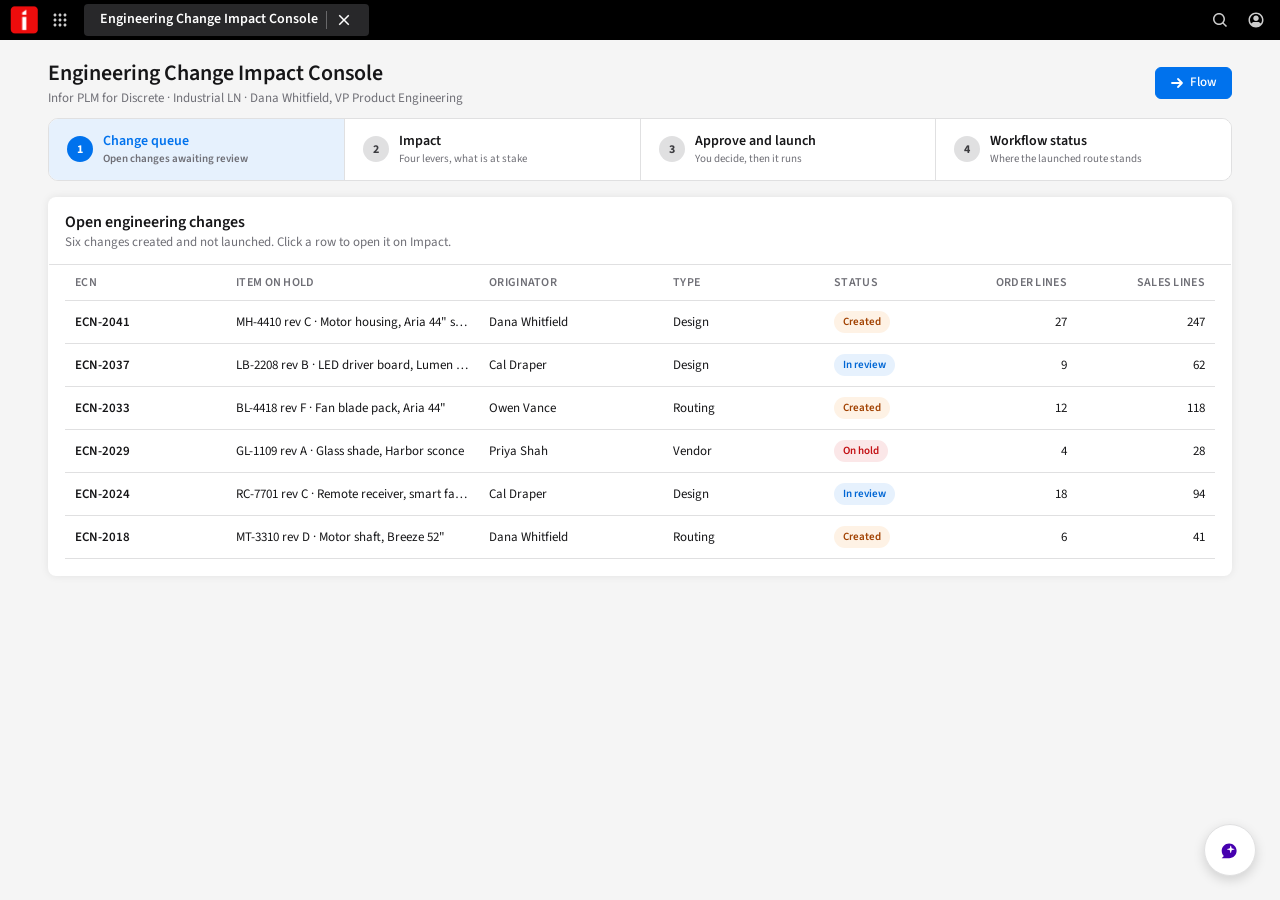
<file: prototypes/change-impact-v1.html>
<!doctype html>


<html lang="en">
<head>
  
  
  



<meta charset="UTF-8">
<meta name="viewport" content="width=device-width, initial-scale=1.0">
<title>Hunter Fan — Engineering Change Impact Console</title>
<link href="https://fonts.googleapis.com/css2?family=Source+Sans+3:ital,wght@0,300;0,400;0,600;0,700;1,400&display=swap" rel="stylesheet">
<style>
:root{
  --ids-color-background-default:#ffffff;
  --ids-color-neutral-10:#f5f5f5;
  --ids-color-neutral-20:#e0e0e1;
  --ids-color-neutral-30:#c5c5c9;
  --ids-color-neutral-90:#28282a;
  --ids-color-border-weak:#bbbbbf;
  --ids-color-border-weaker:#e0e0e1;
  --ids-color-border-strong:#525257;
  --ids-color-fg:#161618;
  --ids-color-fg-secondary:#3b3b3f;
  --ids-color-fg-tertiary:#6f6f76;
  --ids-color-action:#0072ed;
  --ids-color-action-stronger:#0066d4;
  --ids-color-action-weakest:#e6f1fd;
  --ids-color-success:#2ac371;
  --ids-color-success-weak:#ebf9f1;
  --ids-color-success-stronger:#156138;
  --ids-color-warning:#f98300;
  --ids-color-warning-weak:#fef2e5;
  --ids-color-warning-stronger:#a14100;
  --ids-color-error:#da1217;
  --ids-color-error-weak:#fbe7e8;
  --ids-color-error-stronger:#c31014;
  --ids-color-info:#0072ed;
  --ids-color-info-weak:#e6f1fd;
  --ids-ai-flat:#460daf;
  --ids-ai-strong:#3b1470;
  --ids-color-purple-weak:#f1ebfc;
  --ids-color-teal:#39a9aa;
  --ids-dv-01:#0054b1;
  --ids-dv-02:#40bdbe;
  --ids-dv-03:#7928e1;
  --ids-dv-04:#bbbbbf;
  --accent:#0072ed;
  --accent-2:#0066d4;
  --red:#da1217;
  --amber:#f98300;
  --green:#2ac371;
  --ai:#460daf;
  --ai-strong:#3b1470;
  --text:#161618;
  --text-dim:#3b3b3f;
  --text-muted:#6f6f76;
  --border:#e0e0e1;
  --panel:#ffffff;
  --panel-2:#f5f5f5;
  --bg:#f5f5f5;
  --tile-bg:#ffffff;
  --tile-border:#e0e0e1;
  --accent-soft:#e6f1fd;
  --overlay-bg:rgba(255,255,255,.96);
  --overlay-border:#e0e0e1;
  --caption-bg:rgba(22,22,24,.94);
  --caption-text:#ffffff;
  --shadow-lg:0 10px 30px rgba(0,0,0,.18);
  --r-xs:6px;
  --t-sm:13px;
}
*,*::before,*::after{box-sizing:border-box;margin:0;padding:0}
button,input,select,textarea{font-family:inherit}
body{font-family:'Source Sans 3','Source Sans Pro',Arial,sans-serif;font-size:16px;color:var(--ids-color-fg);background:var(--ids-color-neutral-10);line-height:1.25;-webkit-font-smoothing:antialiased;}


.ids-masthead{height:40px;background:#000000;display:flex;align-items:center;padding-inline:8px;gap:8px;position:sticky;top:0;z-index:200}
.mh-start{display:flex;align-items:center;gap:4px;flex-shrink:0}
.mh-logo-btn,.mh-icon-btn{width:32px;height:32px;display:inline-flex;align-items:center;justify-content:center;background:none;border:0;cursor:pointer;border-radius:4px;color:rgb(255 255 255 / 0.8);padding:0}
.mh-icon-btn:hover{background:#28282a;color:#ffffff}
.mh-logo-btn:has(img:not(.mh-logo-default), svg) .mh-logo-default{display:none}
.mh-tabs{display:flex;align-items:center;flex:1;min-width:0;gap:4px}
.mh-tab{display:inline-flex;align-items:center;gap:8px;height:32px;padding-inline:16px;background:#28282a;border-radius:4px;color:#ffffff;font-size:14px;font-weight:600;max-width:520px}
.mh-tab-label{overflow:hidden;text-overflow:ellipsis;white-space:nowrap}
.mh-tab-divider{width:1px;height:18px;background:rgba(255,255,255,0.3);flex-shrink:0}
.mh-tab-close{width:18px;height:18px;display:inline-flex;align-items:center;justify-content:center;background:none;border:0;cursor:pointer;color:#ffffff;padding:0}
.mh-end{display:flex;align-items:center;flex-shrink:0;gap:4px;margin-left:auto}

.app-actions{max-width:2240px;margin:0 auto;padding:20px 48px 12px;display:flex;align-items:center;justify-content:space-between;gap:16px}
.app-title{font-size:22px;font-weight:600;color:var(--ids-color-fg)}
.app-subtitle{font-size:13px;color:var(--ids-color-fg-tertiary);margin-top:2px}
.app-actions-right{display:flex;align-items:center;gap:8px;flex-shrink:0}
.flow-btn-launch{display:inline-flex;align-items:center;gap:6px;height:32px;padding:0 14px;border-radius:var(--r-xs);font-size:var(--t-sm);font-weight:500;line-height:1;background:var(--accent);color:#fff;border:1px solid var(--accent);cursor:pointer;font-family:inherit;white-space:nowrap;flex-shrink:0}
.flow-btn-launch:hover{background:var(--accent-2);border-color:var(--accent-2)}
.flow-btn-launch>svg{flex-shrink:0;width:14px;height:14px}


.console{max-width:1600px;margin:0 auto;padding:0 48px 48px}


.steptabs{display:flex;background:#fff;border:1px solid var(--border);border-radius:10px;overflow:hidden;margin-bottom:16px}
.steptab{flex:1;display:flex;align-items:center;gap:10px;padding:14px 18px;background:#fff;border:0;border-right:1px solid var(--border);cursor:pointer;font-family:inherit;text-align:left;font-size:13px;color:var(--text-dim)}
.steptab:last-child{border-right:0}
.steptab:hover{background:var(--ids-color-neutral-10)}
.steptab.active{background:var(--ids-color-action-weakest);color:var(--ids-color-action);font-weight:600}
.steptab-num{width:26px;height:26px;border-radius:50%;background:var(--ids-color-neutral-20);color:var(--text-dim);font-size:12px;font-weight:700;display:inline-flex;align-items:center;justify-content:center;flex-shrink:0}
.steptab.active .steptab-num{background:var(--ids-color-action);color:#fff}
.steptab.done .steptab-num{background:var(--green);color:#fff}
.steptab-labels{display:flex;flex-direction:column;min-width:0}
.steptab-name{font-weight:600;line-height:1.2;font-size:14px;color:var(--text)}
.steptab.active .steptab-name{color:var(--ids-color-action)}
.steptab-sub{font-size:11px;color:var(--text-muted);line-height:1.3;margin-top:2px}

.tabpane{display:none}
.tabpane.active{display:block}


.card{background:#fff;border:1px solid transparent;border-radius:8px;box-shadow:0 0 8px rgba(0,0,0,.08)}
.card-pad{padding:16px}
.card-head{padding:14px 16px;border-bottom:1px solid var(--border);display:flex;align-items:center;justify-content:space-between;gap:12px}
.card-title{font-size:16px;font-weight:600;color:var(--text)}
.card-sub{font-size:13px;color:var(--text-muted);margin-top:2px}


.hero{background:linear-gradient(90deg,#fbe7e8 0%,#fef2e5 100%);border:1px solid var(--ids-color-error-weak);border-radius:10px;padding:18px 22px;display:flex;align-items:center;justify-content:space-between;gap:18px;margin-bottom:16px}
.hero-left{display:flex;align-items:center;gap:16px;min-width:0}
.hero-icon{width:44px;height:44px;border-radius:50%;background:#fff;color:var(--red);display:inline-flex;align-items:center;justify-content:center;font-size:22px;flex-shrink:0;border:1px solid var(--ids-color-error-weak)}
.hero-text{min-width:0}
.hero-eye{font-size:11px;color:var(--ids-color-error-stronger);text-transform:uppercase;letter-spacing:.5px;font-weight:700}
.hero-head{font-size:18px;font-weight:700;color:var(--text);margin-top:2px}
.hero-right{display:flex;gap:8px;flex-shrink:0}


.countstrip{display:grid;grid-template-columns:repeat(4,1fr);gap:12px;margin-bottom:16px}
.countcard{background:#fff;border:1px solid var(--border);border-radius:8px;padding:14px 16px}
.countcard-lbl{font-size:12px;color:var(--text-muted);text-transform:uppercase;letter-spacing:.3px;font-weight:600}
.countcard-val{font-size:28px;font-weight:700;color:var(--text);line-height:1.1;margin-top:4px}
.countcard-sub{font-size:12px;color:var(--text-muted);margin-top:2px}


.levers{display:grid;grid-template-columns:repeat(4,1fr);gap:12px;margin-bottom:16px}
.lever{background:#fff;border:1px solid var(--border);border-radius:8px;padding:14px;display:flex;flex-direction:column;gap:8px;position:relative}
.lever.blocker{border-color:var(--ids-color-error-weak);box-shadow:0 0 0 2px var(--ids-color-error-weak)}
.lever-head{display:flex;align-items:center;justify-content:space-between;gap:8px}
.lever-name{font-size:13px;font-weight:700;color:var(--text);text-transform:uppercase;letter-spacing:.3px}
.lever-choice{font-size:13px;color:var(--text-dim);line-height:1.4}
.lever-fig{font-size:24px;font-weight:700;color:var(--text);font-variant-numeric:tabular-nums;line-height:1.1}
.lever-counts{font-size:12px;color:var(--text-muted)}
.lever-actions{display:flex;gap:6px;margin-top:auto;flex-wrap:wrap}


.pill{display:inline-flex;align-items:center;gap:5px;height:22px;padding:0 9px;border-radius:11px;font-size:11px;font-weight:600;white-space:nowrap}
.pill.red{background:var(--ids-color-error-weak);color:var(--ids-color-error-stronger)}
.pill.amber{background:var(--ids-color-warning-weak);color:var(--ids-color-warning-stronger)}
.pill.green{background:var(--ids-color-success-weak);color:var(--ids-color-success-stronger)}
.pill.blue{background:var(--ids-color-action-weakest);color:var(--ids-color-action-stronger)}
.pill.grey{background:var(--ids-color-neutral-20);color:var(--text-dim)}
.pill.dot::before{content:"";width:7px;height:7px;border-radius:50%;background:currentColor}


.btn{display:inline-flex;align-items:center;justify-content:center;gap:5px;height:28px;padding:0 10px;border-radius:6px;border:1px solid var(--border);background:#fff;color:var(--text-dim);font-size:12px;font-weight:600;cursor:pointer;font-family:inherit;white-space:nowrap}
.btn:hover{background:var(--ids-color-neutral-10)}
.btn.primary{background:var(--accent);border-color:var(--accent);color:#fff}
.btn.primary:hover{background:var(--accent-2);border-color:var(--accent-2)}
.btn.big{height:36px;padding:0 18px;font-size:14px}
.btn.link{border:0;background:none;color:var(--accent);padding:0;height:auto}
.btn.link:hover{text-decoration:underline;background:none}


.tbl{width:100%;border-collapse:collapse;font-size:13px;table-layout:fixed}
.tbl th{text-align:left;padding:10px 10px;border-bottom:1px solid var(--border);font-weight:600;color:var(--text);background:#fff;font-size:12px;text-transform:uppercase;letter-spacing:.3px;color:var(--text-muted);white-space:nowrap}
.tbl td{padding:10px 10px;border-bottom:1px solid var(--border);font-size:13px;color:var(--text);white-space:nowrap;overflow:hidden;text-overflow:ellipsis}
.tbl td.r,.tbl th.r{text-align:right;font-variant-numeric:tabular-nums}
.tbl tr.clickable{cursor:pointer}
.tbl tr.clickable:hover td{background:var(--ids-color-neutral-10)}
.tbl td.wrap{white-space:normal}


.cellbar{position:relative;display:flex;align-items:center;gap:8px}
.cellbar-track{flex:1;height:6px;background:var(--ids-color-neutral-10);border-radius:3px;overflow:hidden;min-width:40px}
.cellbar-fill{height:100%;background:var(--ids-dv-01);border-radius:3px}
.cellbar-fill.red{background:var(--red)}
.cellbar-fill.amber{background:var(--amber)}
.cellbar-fill.green{background:var(--green)}
.cellbar-val{font-variant-numeric:tabular-nums;font-weight:600;white-space:nowrap;flex-shrink:0;min-width:60px;text-align:right}


.twocol{display:grid;grid-template-columns:1fr 1fr;gap:12px}
.twocol .card{display:flex;flex-direction:column}
.twocol .card-head{flex-shrink:0}
.twocol .tbl-wrap{padding:0 16px 16px}
.topline{padding:10px 16px;background:var(--ids-color-neutral-10);font-size:12px;color:var(--text-dim);display:flex;align-items:center;justify-content:space-between;border-top:1px solid var(--border)}


.openin{color:var(--accent);font-size:11px;font-weight:600;text-decoration:none;white-space:nowrap}
.openin:hover{text-decoration:underline}


.queue-tbl td.ecn{font-weight:600;color:var(--text)}


.approve-wrap{display:grid;grid-template-columns:1fr 1fr;gap:16px;margin-bottom:16px}
.person-card{background:#fff;border:1px solid var(--border);border-radius:8px;padding:16px;display:flex;gap:14px;align-items:center}
.person-ava{width:48px;height:48px;border-radius:50%;background:var(--ids-color-action-weakest);color:var(--ids-color-action);display:inline-flex;align-items:center;justify-content:center;font-weight:700;font-size:16px;flex-shrink:0}
.person-info{min-width:0}
.person-role{font-size:11px;color:var(--text-muted);text-transform:uppercase;letter-spacing:.3px;font-weight:600}
.person-name{font-size:16px;font-weight:600;color:var(--text);margin-top:2px}
.person-job{font-size:12px;color:var(--text-dim);margin-top:2px}
.approve-what{background:#fff;border:1px solid var(--border);border-radius:8px;padding:20px;margin-bottom:16px}
.approve-what-eye{font-size:11px;color:var(--text-muted);text-transform:uppercase;letter-spacing:.3px;font-weight:600}
.approve-what-main{font-size:20px;font-weight:600;color:var(--text);margin-top:6px;line-height:1.3}
.approve-cta{display:flex;justify-content:center;margin-bottom:20px}


.route-list{display:flex;flex-direction:column;gap:8px}
.route-step{display:flex;align-items:center;gap:12px;padding:10px 12px;border:1px solid var(--border);border-radius:6px;background:#fff}
.route-step-num{width:26px;height:26px;border-radius:50%;background:var(--ids-color-action-weakest);color:var(--ids-color-action);font-weight:700;font-size:12px;display:inline-flex;align-items:center;justify-content:center;flex-shrink:0}
.route-step-body{flex:1;min-width:0}
.route-step-name{font-size:13px;font-weight:600;color:var(--text)}
.route-step-sub{font-size:12px;color:var(--text-muted);margin-top:2px}


.change-picker{display:grid;grid-template-columns:repeat(4,1fr);gap:10px;margin-bottom:16px}
.change-chip{background:#fff;border:1px solid var(--border);border-radius:8px;padding:12px;cursor:pointer;text-align:left;font-family:inherit}
.change-chip:hover{border-color:var(--accent)}
.change-chip.active{border-color:var(--accent);background:var(--ids-color-action-weakest)}
.change-chip-id{font-size:12px;font-weight:700;color:var(--text)}
.change-chip-item{font-size:12px;color:var(--text-dim);margin-top:3px;white-space:nowrap;overflow:hidden;text-overflow:ellipsis}
.change-chip-state{font-size:11px;color:var(--text-muted);margin-top:4px}

.workflow-diagram{background:#fff;border:1px solid var(--border);border-radius:8px;padding:20px;margin-bottom:16px}
.wf-row{display:flex;align-items:stretch;gap:10px;flex-wrap:wrap}
.wf-step{flex:1;min-width:140px;background:#f9f9fa;border:1px solid var(--border);border-radius:6px;padding:10px 12px;display:flex;flex-direction:column;gap:4px;position:relative}
.wf-step.done{background:var(--ids-color-success-weak);border-color:var(--green)}
.wf-step.now{background:var(--ids-color-action-weakest);border-color:var(--accent)}
.wf-step-head{display:flex;align-items:center;justify-content:space-between;gap:6px}
.wf-step-name{font-size:12px;font-weight:700;color:var(--text)}
.wf-step-mark{font-size:11px;font-weight:600}
.wf-step-mark.done{color:var(--ids-color-success-stronger)}
.wf-step-mark.now{color:var(--ids-color-action-stronger)}
.wf-step-mark.wait{color:var(--text-muted)}
.wf-step-who{font-size:11px;color:var(--text-dim)}
.wf-step-time{font-size:11px;color:var(--text-muted)}
.wf-parallel{display:flex;flex-direction:column;gap:8px;flex:1;min-width:140px}
.wf-parallel .wf-step{flex:0 0 auto}
.wf-parallel-label{font-size:10px;color:var(--text-muted);text-transform:uppercase;letter-spacing:.3px;text-align:center;font-weight:600}
.wf-arrow{display:flex;align-items:center;color:var(--text-muted);font-size:14px;flex-shrink:0}
.wf-caption{margin-top:14px;padding:12px 14px;background:var(--ids-color-action-weakest);border-radius:6px;font-size:13px;color:var(--text);line-height:1.5}


.wgt-modal-overlay{position:fixed;inset:0;z-index:250;display:none;align-items:center;justify-content:center}
.wgt-modal-overlay.open{display:flex}
.wgt-modal-backdrop{position:absolute;inset:0;background:rgba(11,15,24,.72);backdrop-filter:blur(6px)}
.wgt-modal-dialog{position:relative;background:#fff;color:var(--text);border-radius:14px;box-shadow:0 30px 80px rgba(0,0,0,.4);width:min(1000px,90vw);max-height:85vh;display:flex;flex-direction:column;overflow:hidden}
.mdl-header{padding:16px 20px;border-bottom:1px solid var(--border);display:flex;align-items:flex-start;justify-content:space-between;gap:14px;flex-shrink:0}
.mdl-title{font-size:16px;font-weight:700}
.mdl-sub{font-size:12px;color:var(--text-muted);margin-top:3px}
.mdl-close{width:30px;height:30px;border-radius:50%;border:1px solid var(--border);background:#fff;color:var(--text-dim);font-size:14px;cursor:pointer;display:flex;align-items:center;justify-content:center;flex-shrink:0}
.mdl-close:hover{background:var(--ids-color-neutral-10)}
.mdl-body{flex:1;overflow:auto;padding:20px}
.mdl-footer{padding:12px 20px;border-top:1px solid var(--border);display:flex;align-items:center;justify-content:flex-end;gap:8px;flex-shrink:0;background:#f9f9fa}
.mdl-headline{font-size:28px;font-weight:700;color:var(--text);margin-bottom:4px}
.mdl-headline-sub{font-size:13px;color:var(--text-muted);margin-bottom:16px}
.mdl-chart{background:#f9f9fa;border:1px solid var(--border);border-radius:8px;padding:16px;margin-bottom:16px}


.smp-launcher{position:fixed;bottom:24px;right:24px;width:52px;height:52px;border-radius:50%;background:#fff;border:1px solid var(--border);box-shadow:0 4px 12px rgba(0,0,0,.15);cursor:pointer;display:inline-flex;align-items:center;justify-content:center;z-index:180}
.smp-launcher:hover{box-shadow:0 6px 16px rgba(0,0,0,.2)}
.smp-panel{position:fixed;top:80px;right:24px;width:380px;height:520px;min-width:300px;min-height:360px;max-width:90vw;max-height:85vh;background:#fff;border:1px solid var(--border);border-radius:12px;box-shadow:0 20px 50px rgba(0,0,0,.2);z-index:190;display:none;flex-direction:column;overflow:hidden;resize:both}
.smp-panel.open{display:flex}
.smp-toolbar{height:44px;background:#f5f5f5;border-bottom:1px solid var(--border);display:flex;align-items:center;padding:0 12px;gap:8px;flex-shrink:0;cursor:move;user-select:none}
.smp-toolbar-title{font-size:13px;font-weight:600;color:var(--text);flex:1}
.smp-close{width:26px;height:26px;border:0;background:none;cursor:pointer;border-radius:4px;color:var(--text-dim);display:inline-flex;align-items:center;justify-content:center;font-size:16px}
.smp-close:hover{background:var(--ids-color-neutral-20)}
.smp-content{flex:1;overflow-y:auto;padding:12px;display:flex;flex-direction:column;gap:10px}
.smp-onboarding{display:flex;flex-direction:column;align-items:center;padding:16px 0;gap:10px}
.smp-onb-icon{width:48px;height:48px;border-radius:50%;background:var(--ids-color-purple-weak);color:var(--ids-ai-flat);display:inline-flex;align-items:center;justify-content:center;font-size:22px}
.smp-onb-title{font-size:15px;font-weight:600;text-align:center}
.smp-message{display:flex;flex-direction:column;gap:4px;margin-bottom:8px}
.smp-message.user{align-items:flex-end}
.smp-bubble{max-width:90%;padding:9px 11px;border-radius:10px;font-size:13px;line-height:1.45}
.smp-message.user .smp-bubble{background:var(--ids-color-action-weakest);color:var(--text)}
.smp-message.ai .smp-bubble{background:var(--ids-color-neutral-10);color:var(--text)}
.smp-chip{padding:7px 11px;background:#fff;border:1px solid var(--border);border-radius:14px;font-size:12px;cursor:pointer;text-align:left;font-family:inherit;color:var(--text)}
.smp-chip:hover{background:var(--ids-color-neutral-10);border-color:var(--accent)}
.smp-chips{display:flex;flex-direction:column;gap:6px}
.smp-input-wrap{border-top:1px solid var(--border);padding:10px 12px;flex-shrink:0}
.smp-input{width:100%;min-height:48px;padding:7px 10px;border:1px solid var(--border);border-radius:6px;font-family:inherit;font-size:13px;resize:none}
.smp-input-row{display:flex;gap:8px;align-items:center;margin-top:6px}
.smp-send{padding:6px 12px;background:var(--accent);color:#fff;border:0;border-radius:5px;font-size:12px;cursor:pointer;font-family:inherit;font-weight:600}
.smp-mini-chart{background:#f9f9fa;border:1px solid var(--border);border-radius:6px;padding:10px;margin-top:4px}


.flow-modal{position:fixed;inset:0;z-index:300;display:none;align-items:center;justify-content:center}
.flow-modal.open{display:flex}
.flow-backdrop{position:absolute;inset:0;background:rgba(11,15,24,.72);backdrop-filter:blur(6px)}
.flow-dialog{position:relative;background:#fff;border-radius:14px;box-shadow:0 30px 80px rgba(0,0,0,.4);width:min(900px,92vw);max-height:85vh;display:flex;flex-direction:column;overflow:hidden}
.flow-header{padding:18px 24px;border-bottom:1px solid var(--border);display:flex;align-items:flex-start;justify-content:space-between;gap:16px;flex-shrink:0}
.flow-title{font-size:18px;font-weight:700;margin:0}
.flow-sub{font-size:12px;color:var(--text-muted);margin-top:3px}
.flow-body{flex:1;overflow:auto;padding:22px}
.flow-step{display:flex;gap:14px;padding:14px 0;border-bottom:1px solid var(--border)}
.flow-step:last-child{border-bottom:0}
.flow-step-num{width:30px;height:30px;border-radius:50%;background:var(--ids-color-action-weakest);color:var(--accent);font-weight:700;font-size:13px;display:inline-flex;align-items:center;justify-content:center;flex-shrink:0}
.flow-step-txt{flex:1}
.flow-step-name{font-size:14px;font-weight:600;color:var(--text)}
.flow-step-desc{font-size:13px;color:var(--text-dim);margin-top:4px;line-height:1.5}

.audible{position:absolute;width:1px;height:1px;overflow:hidden;clip:rect(0 0 0 0)}

@media (max-width:1200px){
  .levers{grid-template-columns:repeat(2,1fr)}
  .countstrip{grid-template-columns:repeat(2,1fr)}
  .twocol{grid-template-columns:1fr}
  .change-picker{grid-template-columns:repeat(2,1fr)}
}
</style>

</head>
<body>


<header class="ids-masthead" role="banner">
  <div class="mh-start">
    <button class="mh-logo-btn" type="button" aria-label="Infor home"><img class="mh-logo-default" src="[data-uri]" width="28" height="28" alt="" aria-hidden="true"></button>
    <button class="mh-icon-btn" type="button" aria-label="Application menu">
      <svg viewBox="0 0 18 18" width="18" height="18" fill="none" aria-hidden="true"><path fill-rule="evenodd" clip-rule="evenodd" d="M9 5.5C9.82843 5.5 10.5 4.82843 10.5 4C10.5 3.17157 9.82843 2.5 9 2.5C8.17157 2.5 7.5 3.17157 7.5 4C7.5 4.82843 8.17157 5.5 9 5.5ZM10.5 9C10.5 9.82843 9.82843 10.5 9 10.5C8.17157 10.5 7.5 9.82843 7.5 9C7.5 8.17157 8.17157 7.5 9 7.5C9.82843 7.5 10.5 8.17157 10.5 9ZM10.5 14C10.5 14.8284 9.82843 15.5 9 15.5C8.17157 15.5 7.5 14.8284 7.5 14C7.5 13.1716 8.17157 12.5 9 12.5C9.82843 12.5 10.5 13.1716 10.5 14ZM15.5 9C15.5 9.82843 14.8284 10.5 14 10.5C13.1716 10.5 12.5 9.82843 12.5 9C12.5 8.17157 13.1716 7.5 14 7.5C14.8284 7.5 15.5 8.17157 15.5 9ZM14 15.5C14.8284 15.5 15.5 14.8284 15.5 14C15.5 13.1716 14.8284 12.5 14 12.5C13.1716 12.5 12.5 13.1716 12.5 14C12.5 14.8284 13.1716 15.5 14 15.5ZM15.5 4C15.5 4.82843 14.8284 5.5 14 5.5C13.1716 5.5 12.5 4.82843 12.5 4C12.5 3.17157 13.1716 2.5 14 2.5C14.8284 2.5 15.5 3.17157 15.5 4ZM4 10.5C4.82843 10.5 5.5 9.82843 5.5 9C5.5 8.17157 4.82843 7.5 4 7.5C3.17157 7.5 2.5 8.17157 2.5 9C2.5 9.82843 3.17157 10.5 4 10.5ZM5.5 14C5.5 14.8284 4.82843 15.5 4 15.5C3.17157 15.5 2.5 14.8284 2.5 14C2.5 13.1716 3.17157 12.5 4 12.5C4.82843 12.5 5.5 13.1716 5.5 14ZM4 5.5C4.82843 5.5 5.5 4.82843 5.5 4C5.5 3.17157 4.82843 2.5 4 2.5C3.17157 2.5 2.5 3.17157 2.5 4C2.5 4.82843 3.17157 5.5 4 5.5Z" fill="currentColor"/></svg>
    </button>
  </div>
  <div class="mh-tabs" role="tablist">
    <div class="mh-tab" role="tab" aria-selected="true" tabindex="0">
      <span class="mh-tab-label">Engineering Change Impact Console</span>
      <span class="mh-tab-divider" aria-hidden="true"></span>
      <button class="mh-tab-close" type="button" aria-label="Close tab">
        <svg viewBox="0 0 18 18" width="18" height="18" fill="none"><path d="M9 10.06L13.22 14.28L14.28 13.22L10.06 9L14.28 4.78L13.22 3.72L9 7.94L4.78 3.72L3.72 4.78L7.94 9L3.72 13.22L4.78 14.28L9 10.06Z" fill="currentColor"/></svg>
      </button>
    </div>
  </div>
  <div class="mh-end">
    <button class="mh-icon-btn" type="button" aria-label="Search"><svg viewBox="0 0 18 18" width="18" height="18" fill="none"><path fill-rule="evenodd" clip-rule="evenodd" d="M3.5 8C3.5 5.51 5.51 3.5 8 3.5C10.49 3.5 12.5 5.51 12.5 8C12.5 10.49 10.49 12.5 8 12.5C5.51 12.5 3.5 10.49 3.5 8ZM8 2C4.69 2 2 4.69 2 8C2 11.31 4.69 14 8 14C9.39 14 10.66 13.53 11.68 12.74L14.97 16.03L16.03 14.97L12.74 11.68C13.53 10.66 14 9.39 14 8C14 4.69 11.31 2 8 2Z" fill="currentColor"/></svg></button>
    <button class="mh-icon-btn" type="button" aria-label="User profile"><svg viewBox="0 0 18 18" width="18" height="18" fill="none"><path fill-rule="evenodd" clip-rule="evenodd" d="M9 3C5.69 3 3 5.69 3 9C3 10.34 3.44 11.58 4.19 12.58C4.87 11.63 5.99 11 7.25 11H10.75C12.01 11 13.13 11.63 13.81 12.58C14.56 11.58 15 10.34 15 9C15 5.69 12.31 3 9 3ZM1.5 9C1.5 4.86 4.86 1.5 9 1.5C13.14 1.5 16.5 4.86 16.5 9C16.5 13.14 13.14 16.5 9 16.5C4.86 16.5 1.5 13.14 1.5 9ZM9 4.5C7.48 4.5 6.25 5.73 6.25 7.25C6.25 8.77 7.48 10 9 10C10.52 10 11.75 8.77 11.75 7.25C11.75 5.73 10.52 4.5 9 4.5Z" fill="currentColor"/></svg></button>
  </div>
</header>


<div class="app-actions">
  <div>
    <div class="app-title">Engineering Change Impact Console</div>
    <div class="app-subtitle">Infor PLM for Discrete · Industrial LN · Dana Whitfield, VP Product Engineering</div>
  </div>
  <div class="app-actions-right">
    <button class="flow-btn-launch" type="button" id="flowBtn" aria-label="How it works">
      <svg viewBox="0 0 14 14" fill="none" stroke="currentColor" stroke-width="1.8"><path d="M2 7h10M8 3l4 4-4 4" stroke-linecap="round" stroke-linejoin="round"/></svg>
      <span>Flow</span>
    </button>
  </div>
</div>

<main class="console">
  <h1 class="audible">Engineering Change Impact Console</h1>

  
  <div class="steptabs" role="tablist">
    <button class="steptab active" data-tab="queue" onclick="selectTab('queue')">
      <span class="steptab-num">1</span>
      <span class="steptab-labels"><span class="steptab-name">Change queue</span><span class="steptab-sub">Open changes awaiting review</span></span>
    </button>
    <button class="steptab" data-tab="impact" onclick="selectTab('impact')">
      <span class="steptab-num">2</span>
      <span class="steptab-labels"><span class="steptab-name">Impact</span><span class="steptab-sub">Four levers, what is at stake</span></span>
    </button>
    <button class="steptab" data-tab="approve" onclick="selectTab('approve')">
      <span class="steptab-num">3</span>
      <span class="steptab-labels"><span class="steptab-name">Approve and launch</span><span class="steptab-sub">You decide, then it runs</span></span>
    </button>
    <button class="steptab" data-tab="status" onclick="selectTab('status')">
      <span class="steptab-num">4</span>
      <span class="steptab-labels"><span class="steptab-name">Workflow status</span><span class="steptab-sub">Where the launched route stands</span></span>
    </button>
  </div>

  
  <section class="tabpane active" id="pane-queue">
    <div class="card">
      <div class="card-head">
        <div>
          <div class="card-title">Open engineering changes</div>
          <div class="card-sub">Six changes created and not launched. Click a row to open it on Impact.</div>
        </div>
      </div>
      <div style="padding:0 16px 16px">
        <table class="tbl queue-tbl" aria-label="Change queue">
          <colgroup><col style="width:14%"><col style="width:22%"><col style="width:16%"><col style="width:14%"><col style="width:10%"><col style="width:12%"><col style="width:12%"></colgroup>
          <thead>
            <tr>
              <th>ECN</th>
              <th>Item on hold</th>
              <th>Originator</th>
              <th>Type</th>
              <th>Status</th>
              <th class="r">Order lines</th>
              <th class="r">Sales lines</th>
            </tr>
          </thead>
          <tbody id="queueBody"></tbody>
        </table>
      </div>
    </div>
  </section>

  
  <section class="tabpane" id="pane-impact">

    
    <div class="hero">
      <div class="hero-left">
        <div class="hero-icon">
          <svg viewBox="0 0 24 24" width="24" height="24" fill="none" stroke="currentColor" stroke-width="2"><path d="M12 2L2 20h20L12 2z" stroke-linejoin="round"/><path d="M12 10v5M12 17v.5" stroke-linecap="round"/></svg>
        </div>
        <div class="hero-text">
          <div class="hero-eye">On hold</div>
          <div class="hero-head">Hold ECN-2041: 27 open orders and 38 customers are blockers</div>
        </div>
      </div>
      <div class="hero-right">
        <button class="btn big primary" type="button" onclick="selectTab('approve')">Accept and launch PLM workflow</button>
      </div>
    </div>

    
    <div class="countstrip">
      <div class="countcard">
        <div class="countcard-lbl">Open production orders</div>
        <div class="countcard-val">27</div>
        <div class="countcard-sub">15 not started, 12 in process</div>
      </div>
      <div class="countcard">
        <div class="countcard-lbl">Parent items</div>
        <div class="countcard-val">3</div>
        <div class="countcard-sub">Aria 44" matte black, brushed nickel, fresh white</div>
      </div>
      <div class="countcard">
        <div class="countcard-lbl">Work centers</div>
        <div class="countcard-val">6</div>
        <div class="countcard-sub">Motor assy, housing paint, final assy</div>
      </div>
      <div class="countcard">
        <div class="countcard-lbl">Open sales order lines</div>
        <div class="countcard-val">247</div>
        <div class="countcard-sub">38 customers, top 3 hold 84%</div>
      </div>
    </div>

    
    <div class="levers">
      <div class="lever">
        <div class="lever-head">
          <div class="lever-name">Material committed</div>
          <span class="pill amber dot">Watch</span>
        </div>
        <div class="lever-choice">Carry it, or re-plan the open orders</div>
        <div class="lever-fig">$4,700</div>
        <div class="lever-counts">27 open order lines on MH-4410 rev C</div>
        <div class="lever-actions">
          <button class="btn primary" onclick="selectTab('approve')">Approve</button>
          <button class="btn" onclick="openPLM('MH-4410')">Open in PLM</button>
          <button class="btn" onclick="showLeverDetail('material')">Details</button>
        </div>
      </div>

      <div class="lever">
        <div class="lever-head">
          <div class="lever-name">Stock exposure</div>
          <span class="pill green dot">Ready</span>
        </div>
        <div class="lever-choice">Use it up first, or write it off</div>
        <div class="lever-fig">$25,000</div>
        <div class="lever-counts">628 on hand across 14 warehouses</div>
        <div class="lever-actions">
          <button class="btn primary" onclick="selectTab('approve')">Approve</button>
          <button class="btn" onclick="openPLM('MH-4410')">Open in PLM</button>
          <button class="btn" onclick="showLeverDetail('stock')">Details</button>
        </div>
      </div>

      <div class="lever blocker">
        <div class="lever-head">
          <div class="lever-name">Work in the plant</div>
          <span class="pill red dot">Blocker</span>
        </div>
        <div class="lever-choice">Flip what has not started, split what has</div>
        <div class="lever-fig">$85,800</div>
        <div class="lever-counts">15 not started, 12 in process (whole orders)</div>
        <div class="lever-actions">
          <button class="btn primary" onclick="selectTab('approve')">Approve</button>
          <button class="btn" onclick="openLN('tisfc001')">Open in LN</button>
          <button class="btn" onclick="showLeverDetail('plant')">Details</button>
        </div>
      </div>

      <div class="lever blocker">
        <div class="lever-head">
          <div class="lever-name">Customer commitments</div>
          <span class="pill red dot">Blocker</span>
        </div>
        <div class="lever-choice">Deliver as is, or tell them first</div>
        <div class="lever-fig">$110,700</div>
        <div class="lever-counts">247 open lines, 38 customers</div>
        <div class="lever-actions">
          <button class="btn primary" onclick="selectTab('approve')">Approve</button>
          <button class="btn" onclick="openLN('tdsls400')">Open in LN</button>
          <button class="btn" onclick="showLeverDetail('customer')">Details</button>
        </div>
      </div>
    </div>

    
    <div class="twocol">
      <div class="card">
        <div class="card-head">
          <div>
            <div class="card-title">Open production orders</div>
            <div class="card-sub">Ranked by what is at stake</div>
          </div>
          <button class="btn link" onclick="showAll('orders')">Show all</button>
        </div>
        <div class="tbl-wrap">
          <table class="tbl" aria-label="Open production orders">
            <colgroup><col style="width:10%"><col style="width:23%"><col style="width:15%"><col style="width:9%"><col style="width:13%"><col style="width:30%"></colgroup>
            <thead>
              <tr>
                <th>Order</th>
                <th>Makes</th>
                <th>Status</th>
                <th class="r">Item qty</th>
                <th>Item material</th>
                <th class="r">Operations</th>
              </tr>
            </thead>
            <tbody id="ordersBody"></tbody>
          </table>
        </div>
        <div class="topline">
          <span>Top 5 orders are 81% of $85,800</span>
          <button class="btn link" onclick="showAll('orders')">Show all</button>
        </div>
      </div>

      <div class="card">
        <div class="card-head">
          <div>
            <div class="card-title">Customers still to deliver to</div>
            <div class="card-sub">Open sales lines against MH-4410 rev C</div>
          </div>
          <button class="btn link" onclick="showAll('customers')">Show all</button>
        </div>
        <div class="tbl-wrap">
          <table class="tbl" aria-label="Customers still to deliver to">
            <colgroup><col style="width:34%"><col style="width:14%"><col style="width:20%"><col style="width:32%"></colgroup>
            <thead>
              <tr>
                <th>Sold-to</th>
                <th class="r">Lines</th>
                <th class="r">Left to deliver</th>
                <th class="r">Value</th>
              </tr>
            </thead>
            <tbody id="customersBody"></tbody>
          </table>
        </div>
        <div class="topline">
          <span>Top 3 are 84% of $110,700</span>
          <button class="btn link" onclick="showAll('customers')">Show all</button>
        </div>
      </div>
    </div>
  </section>

  
  <section class="tabpane" id="pane-approve">

    <div class="approve-what">
      <div class="approve-what-eye">You are approving</div>
      <div class="approve-what-main">ECN-2041 holds MH-4410 revision C, moving motor housing to revision D</div>
    </div>

    <div class="approve-wrap">
      <div class="person-card">
        <div class="person-ava">CD</div>
        <div class="person-info">
          <div class="person-role">Reviews the design</div>
          <div class="person-name">Cal Draper</div>
          <div class="person-job">Design engineer</div>
        </div>
      </div>
      <div class="person-card">
        <div class="person-ava">OV</div>
        <div class="person-info">
          <div class="person-role">Approves the design</div>
          <div class="person-name">Owen Vance</div>
          <div class="person-job">Manufacturing engineer</div>
        </div>
      </div>
    </div>

    <div class="approve-cta">
      <button class="btn big primary" type="button" onclick="approveAndLaunch()" id="approveBtn">Approve and launch PLM workflow</button>
    </div>

    <div class="card">
      <div class="card-head">
        <div>
          <div class="card-title">What runs if you approve</div>
          <div class="card-sub">PLM for Discrete route for MH-4410 rev D</div>
        </div>
      </div>
      <div class="card-pad">
        <div class="route-list">
          <div class="route-step"><div class="route-step-num">1</div><div class="route-step-body"><div class="route-step-name">Check Out</div><div class="route-step-sub">Automatic</div></div></div>
          <div class="route-step"><div class="route-step-num">2</div><div class="route-step-body"><div class="route-step-name">Review design</div><div class="route-step-sub">Cal Draper, design engineer</div></div></div>
          <div class="route-step"><div class="route-step-num">3</div><div class="route-step-body"><div class="route-step-name">Approve design</div><div class="route-step-sub">Owen Vance, manufacturing engineer</div></div></div>
          <div class="route-step"><div class="route-step-num">4</div><div class="route-step-body"><div class="route-step-name">Distribution and Modify, in parallel</div><div class="route-step-sub">Priya Shah (purchasing), Cal Draper</div></div></div>
          <div class="route-step"><div class="route-step-num">5</div><div class="route-step-body"><div class="route-step-name">Check In</div><div class="route-step-sub">Automatic</div></div></div>
          <div class="route-step"><div class="route-step-num">6</div><div class="route-step-body"><div class="route-step-name">Send to production</div><div class="route-step-sub">Owen Vance</div></div></div>
          <div class="route-step"><div class="route-step-num">7</div><div class="route-step-body"><div class="route-step-name">Send to Document Management</div><div class="route-step-sub">Automatic</div></div></div>
          <div class="route-step"><div class="route-step-num">8</div><div class="route-step-body"><div class="route-step-name">Launch workflow</div><div class="route-step-sub">Automatic</div></div></div>
          <div class="route-step"><div class="route-step-num">9</div><div class="route-step-body"><div class="route-step-name">Workflow response</div><div class="route-step-sub">Dana Whitfield receives confirmation</div></div></div>
        </div>
      </div>
    </div>
  </section>

  
  <section class="tabpane" id="pane-status">

    <div class="change-picker" id="changePicker"></div>

    <div class="workflow-diagram">
      <div class="card-title" style="margin-bottom:4px" id="wfTitle">ECN-2041 route</div>
      <div class="card-sub" style="margin-bottom:16px" id="wfSub">MH-4410 revision C to revision D</div>

      <div class="wf-row" id="wfRow"></div>

      <div class="wf-caption" id="wfCaption"></div>
    </div>

    <div class="card" id="wfTableWrap">
      <div class="card-head">
        <div>
          <div class="card-title" id="wfTblTitle">What happened</div>
          <div class="card-sub" id="wfTblSub">Steps taken on this change</div>
        </div>
      </div>
      <div style="padding:0 16px 16px">
        <table class="tbl" id="wfTable" aria-label="Workflow log">
          <colgroup><col style="width:28%"><col style="width:28%"><col style="width:22%"><col style="width:22%"></colgroup>
          <thead id="wfTblHead"></thead>
          <tbody id="wfTblBody"></tbody>
        </table>
      </div>
    </div>
  </section>

</main>


<div class="wgt-modal-overlay" id="popout" role="dialog" aria-modal="true" aria-hidden="true">
  <div class="wgt-modal-backdrop" onclick="closePopout()"></div>
  <div class="wgt-modal-dialog">
    <div class="mdl-header">
      <div>
        <div class="mdl-title" id="popTitle">Detail</div>
        <div class="mdl-sub" id="popSub"></div>
      </div>
      <button class="mdl-close" onclick="closePopout()" aria-label="Close">✕</button>
    </div>
    <div class="mdl-body" id="popBody"></div>
    <div class="mdl-footer">
      <button class="btn" onclick="closePopout()">Close</button>
    </div>
  </div>
</div>


<div class="flow-modal" id="flowModal" role="dialog" aria-modal="true" aria-hidden="true">
  <div class="flow-backdrop" onclick="closeFlow()"></div>
  <div class="flow-dialog">
    <div class="flow-header">
      <div>
        <div class="flow-title">How this console works</div>
        <div class="flow-sub">From queue to launched workflow in four steps</div>
      </div>
      <button class="mdl-close" onclick="closeFlow()" aria-label="Close">✕</button>
    </div>
    <div class="flow-body">
      <div class="flow-step"><div class="flow-step-num">1</div><div class="flow-step-txt">
        <div class="flow-step-name">Change queue</div>
        <div class="flow-step-desc">Every open engineering change in a single list, with the item on hold, originator, type, status, and how many order and sales lines it touches. Pick one to scope the console.</div>
      </div></div>
      <div class="flow-step"><div class="flow-step-num">2</div><div class="flow-step-txt">
        <div class="flow-step-name">Impact</div>
        <div class="flow-step-desc">Four levers side by side: material committed, stock exposure, work in the plant, customer commitments. Each shows the choice in words, the dollar figure, counts, and a status. Blockers are marked.</div>
      </div></div>
      <div class="flow-step"><div class="flow-step-num">3</div><div class="flow-step-txt">
        <div class="flow-step-name">Approve and launch</div>
        <div class="flow-step-desc">Short. The change in one line, the two people in the first steps, one Approve button, and the route that will run after you approve.</div>
      </div></div>
      <div class="flow-step"><div class="flow-step-num">4</div><div class="flow-step-txt">
        <div class="flow-step-name">Workflow status</div>
        <div class="flow-step-desc">Pick a change and read where its route stands. Done, now, or not started per step, with who holds it and how long. One plain line says what is next.</div>
      </div></div>
    </div>
  </div>
</div>


<button class="smp-launcher" aria-label="Open assistant" onclick="openSmp()">
  <svg width="18" height="18" viewBox="0 0 18 18" fill="none"><path fill-rule="evenodd" clip-rule="evenodd" d="M0.7 9.84c0 2.06.84 3.92 2.19 5.27L.71 17.3h7.08c.06 0 .11 0 .17 0h.2c4.12 0 7.46-3.34 7.46-7.46 0-4.12-3.34-7.46-7.46-7.46-4.12 0-7.46 3.34-7.46 7.46zm9.01-5.2c-.14 0-.25.09-.29.22l-.49 1.89c-.04.18-.14.35-.27.49-.14.14-.31.23-.49.28l-1.88.49c-.13.03-.23.15-.23.29 0 .13.1.25.23.29l1.88.49c.19.05.35.14.49.28.13.14.24.3.28.49l.49 1.89c.04.13.15.22.29.22.14 0 .25-.09.29-.22l.49-1.89c.05-.18.14-.35.28-.49.13-.13.3-.23.49-.28l1.89-.49c.13-.03.23-.15.23-.29 0-.13-.1-.25-.23-.29l-1.89-.49c-.18-.05-.35-.14-.49-.28-.13-.13-.23-.3-.28-.49l-.49-1.89c-.04-.13-.15-.22-.29-.22z" fill="#4600AF"/></svg>
</button>

<aside class="smp-panel" id="smpPanel" aria-hidden="true">
  <div class="smp-toolbar" id="smpToolbar">
    <span class="smp-toolbar-title">Change Impact Assistant</span>
    <button class="smp-close" onclick="closeSmp()" aria-label="Close">✕</button>
  </div>
  <div class="smp-content" id="smpContent">
    <div class="smp-onboarding" id="smpOnboarding">
      <div class="smp-onb-icon">✦</div>
      <div class="smp-onb-title">Ask about this change</div>
      <div class="smp-chips" style="width:100%;margin-top:8px">
        <button class="smp-chip" onclick="askSmp('Which production orders carry the biggest dollar at stake?')">Which orders carry the biggest at-stake?</button>
        <button class="smp-chip" onclick="askSmp('Show me the customer exposure as a chart')">Chart the customer exposure</button>
        <button class="smp-chip" onclick="askSmp('How much stock would need to be written off at the latest cutover?')">Stock write-off at latest cutover?</button>
      </div>
    </div>
  </div>
  <div class="smp-input-wrap">
    <textarea class="smp-input" id="smpInput" placeholder="Ask about ECN-2041..."></textarea>
    <div class="smp-input-row">
      <button class="smp-send" onclick="sendSmp()">Send</button>
    </div>
  </div>
</aside>

<script>
"use strict";


const QUEUE = [
  {id:"ECN-2041", item:"MH-4410 rev C", desc:"Motor housing, Aria 44\" smart fan", originator:"Dana Whitfield", type:"Design", status:"Created", olines:27, slines:247, active:true},
  {id:"ECN-2037", item:"LB-2208 rev B", desc:"LED driver board, Lumen pendant", originator:"Cal Draper", type:"Design", status:"In review", olines:9, slines:62},
  {id:"ECN-2033", item:"BL-4418 rev F", desc:"Fan blade pack, Aria 44\"", originator:"Owen Vance", type:"Routing", status:"Created", olines:12, slines:118},
  {id:"ECN-2029", item:"GL-1109 rev A", desc:"Glass shade, Harbor sconce", originator:"Priya Shah", type:"Vendor", status:"On hold", olines:4, slines:28},
  {id:"ECN-2024", item:"RC-7701 rev C", desc:"Remote receiver, smart fan line", originator:"Cal Draper", type:"Design", status:"In review", olines:18, slines:94},
  {id:"ECN-2018", item:"MT-3310 rev D", desc:"Motor shaft, Breeze 52\"", originator:"Dana Whitfield", type:"Routing", status:"Created", olines:6, slines:41}
];

const ORDERS = [
  {order:"PR-10418", makes:"Aria 44\" matte black", status:"In process", qty:120, mat:14400, ops:6600},
  {order:"PR-10419", makes:"Aria 44\" matte black", status:"In process", qty:96, mat:11520, ops:5280},
  {order:"PR-10422", makes:"Aria 44\" brushed nickel", status:"In process", qty:72, mat:8640, ops:3960},
  {order:"PR-10428", makes:"Aria 44\" fresh white", status:"Not started", qty:60, mat:7200, ops:3300},
  {order:"PR-10431", makes:"Aria 44\" brushed nickel", status:"In process", qty:48, mat:5760, ops:2640},
  {order:"PR-10435", makes:"Aria 44\" fresh white", status:"Not started", qty:36, mat:4320, ops:1980},
  {order:"PR-10438", makes:"Aria 44\" matte black", status:"Not started", qty:36, mat:4320, ops:1980}
];

const CUSTOMERS = [
  {sold:"Beacon Home Centers", lines:94, left:1890, value:52920},
  {sold:"Lantern Hardware Co.", lines:62, left:1240, value:24800},
  {sold:"Rivergate Builders", lines:21, left:720, value:14940},
  {sold:"Hearth & Haven", lines:18, left:410, value:8200},
  {sold:"Northline Supply", lines:14, left:320, value:5120},
  {sold:"Westbrook Lighting", lines:11, left:260, value:2860},
  {sold:"Keystone Home", lines:8, left:140, value:1120}
];

const WORKFLOW_STEPS = [
  {id:"co", name:"Check Out", kind:"Automatic", who:"System"},
  {id:"rd", name:"Review design", kind:"Review", who:"Cal Draper"},
  {id:"ad", name:"Approve design", kind:"Approve", who:"Owen Vance"},
  {id:"dm", name:"Distribution + Modify", kind:"Parallel", who:"Priya Shah, Cal Draper"},
  {id:"ci", name:"Check In", kind:"Automatic", who:"System"},
  {id:"sp", name:"Send to production", kind:"Hand-off", who:"Owen Vance"},
  {id:"dm2", name:"Send to Document Management", kind:"Automatic", who:"System"},
  {id:"lw", name:"Launch workflow", kind:"Automatic", who:"System"},
  {id:"wr", name:"Workflow response", kind:"Notify", who:"Dana Whitfield"}
];


let launched = false;
let selectedChange = "ECN-2041";


function selectTab(id){
  document.querySelectorAll(".steptab").forEach(t => t.classList.toggle("active", t.dataset.tab === id));
  document.querySelectorAll(".tabpane").forEach(p => p.classList.toggle("active", p.id === "pane-"+id));
  if(id === "status") paintStatus();
}


function paintQueue(){
  const body = document.getElementById("queueBody");
  body.innerHTML = QUEUE.map(q => {
    const statusCls = q.status === "Created" ? "amber" : q.status === "In review" ? "blue" : q.status === "On hold" ? "red" : "grey";
    return `<tr class="clickable" onclick="openFromQueue('${q.id}')">
      <td class="ecn">${q.id}</td>
      <td title="${q.item} · ${q.desc}">${q.item} · ${q.desc}</td>
      <td>${q.originator}</td>
      <td>${q.type}</td>
      <td><span class="pill ${statusCls}">${q.status}</span></td>
      <td class="r">${q.olines}</td>
      <td class="r">${q.slines}</td>
    </tr>`;
  }).join("");
}

function openFromQueue(id){
  if(id === "ECN-2041"){
    selectedChange = "ECN-2041";
    selectTab("impact");
  } else {
    showPopout("Change scoped", id, `<p>${id} selected. The Impact tab shows ECN-2041 in this demo.</p>`);
  }
}


function fmt(n){ return "$" + n.toLocaleString(); }

function paintOrders(){
  const body = document.getElementById("ordersBody");
  const max = Math.max(...ORDERS.map(o => o.mat + o.ops));
  body.innerHTML = ORDERS.map(o => {
    const atStake = o.mat + o.ops;
    const w = Math.round(atStake / max * 100);
    const cls = atStake > 15000 ? "red" : atStake > 8000 ? "amber" : "green";
    const statusCls = o.status === "In process" ? "amber" : "grey";
    return `<tr class="clickable" onclick="showOrderDetail('${o.order}')">
      <td><a class="openin" onclick="event.stopPropagation();openLN('tisfc001')">${o.order}</a></td>
      <td title="${o.makes}">${o.makes}</td>
      <td><span class="pill ${statusCls}">${o.status}</span></td>
      <td class="r">${o.qty}</td>
      <td class="r">${fmt(o.mat)}</td>
      <td class="r">
        <div class="cellbar">
          <div class="cellbar-track"><div class="cellbar-fill ${cls}" style="width:${w}%"></div></div>
          <span class="cellbar-val">${fmt(o.ops)}</span>
        </div>
      </td>
    </tr>`;
  }).join("");
}

function paintCustomers(){
  const body = document.getElementById("customersBody");
  const max = Math.max(...CUSTOMERS.map(c => c.value));
  body.innerHTML = CUSTOMERS.map(c => {
    const w = Math.round(c.value / max * 100);
    const cls = c.value > 20000 ? "red" : c.value > 7000 ? "amber" : "green";
    return `<tr class="clickable" onclick="showCustomerDetail('${c.sold.replace(/'/g,"\\'")}')">
      <td title="${c.sold}"><a class="openin" onclick="event.stopPropagation();openLN('tdsls400')">${c.sold}</a></td>
      <td class="r">${c.lines}</td>
      <td class="r">${c.left.toLocaleString()}</td>
      <td class="r">
        <div class="cellbar">
          <div class="cellbar-track"><div class="cellbar-fill ${cls}" style="width:${w}%"></div></div>
          <span class="cellbar-val">${fmt(c.value)}</span>
        </div>
      </td>
    </tr>`;
  }).join("");
}


function showPopout(title, sub, html){
  document.getElementById("popTitle").textContent = title;
  document.getElementById("popSub").textContent = sub || "";
  document.getElementById("popBody").innerHTML = html;
  const el = document.getElementById("popout");
  el.classList.add("open");
  el.setAttribute("aria-hidden","false");
}
function closePopout(){
  const el = document.getElementById("popout");
  el.classList.remove("open");
  el.setAttribute("aria-hidden","true");
}


function miniBarChart(items, maxLabel){
  const max = Math.max(...items.map(i => i.v));
  return `<svg viewBox="0 0 400 160" style="width:100%;height:auto">
    ${items.map((it,i) => {
      const h = Math.round(it.v / max * 110);
      const x = 20 + i * (360/items.length);
      const bw = (360/items.length) - 10;
      return `<g>
        <rect x="${x}" y="${130-h}" width="${bw}" height="${h}" fill="${it.c||'#0054b1'}"/>
        <text x="${x+bw/2}" y="148" font-size="9" fill="#6f6f76" text-anchor="middle">${it.l}</text>
        <text x="${x+bw/2}" y="${128-h}" font-size="9" fill="#161618" text-anchor="middle" font-weight="600">${it.vl||''}</text>
      </g>`;
    }).join('')}
    
  </svg>`;
}

function showLeverDetail(key){
  const defs = {
    material: {t:"Material committed — $4,700", s:"27 open order lines on MH-4410 rev C",
      chart: miniBarChart(ORDERS.map(o=>({l:o.order.slice(-4),v:o.mat,vl:'$'+(o.mat/1000).toFixed(1)+'k',c:'#0054b1'})),"$14.4k"),
      tbl: ordersTable()},
    stock: {t:"Stock exposure — $25,000", s:"628 on hand across 14 warehouses, at standard cost",
      chart: miniBarChart([
        {l:"H2 Memphis",v:9800,vl:"$9.8k"},
        {l:"H3 Dallas",v:5400,vl:"$5.4k"},
        {l:"H4 Reno",v:3900,vl:"$3.9k"},
        {l:"H5 Atlanta",v:2600,vl:"$2.6k"},
        {l:"Others",v:3300,vl:"$3.3k"}
      ]),
      tbl: `<table class="tbl"><thead><tr><th>Warehouse</th><th class="r">On hand</th><th class="r">Value</th><th></th></tr></thead><tbody>
        <tr><td>H2 Memphis</td><td class="r">245</td><td class="r">$9,800</td><td><a class="openin" onclick="openLN('whinr110')">Open in LN</a></td></tr>
        <tr><td>H3 Dallas</td><td class="r">135</td><td class="r">$5,400</td><td><a class="openin" onclick="openLN('whinr110')">Open in LN</a></td></tr>
        <tr><td>H4 Reno</td><td class="r">98</td><td class="r">$3,900</td><td><a class="openin" onclick="openLN('whinr110')">Open in LN</a></td></tr>
        <tr><td>H5 Atlanta</td><td class="r">65</td><td class="r">$2,600</td><td><a class="openin" onclick="openLN('whinr110')">Open in LN</a></td></tr>
        <tr><td>10 other warehouses</td><td class="r">85</td><td class="r">$3,300</td><td><a class="openin" onclick="openLN('whinr110')">Open in LN</a></td></tr>
      </tbody></table>`},
    plant: {t:"Work in the plant — $85,800", s:"15 not started, 12 in process, whole orders",
      chart: miniBarChart(ORDERS.map(o=>({l:o.order.slice(-4),v:o.mat+o.ops,vl:'$'+((o.mat+o.ops)/1000).toFixed(1)+'k',c:'#da1217'})),"$21k"),
      tbl: ordersTable()},
    customer: {t:"Customer commitments — $110,700", s:"247 open lines, 38 customers, top 3 hold 84 percent",
      chart: miniBarChart(CUSTOMERS.slice(0,5).map(c=>({l:c.sold.split(" ")[0],v:c.value,vl:'$'+(c.value/1000).toFixed(1)+'k',c:'#da1217'})),"$52.9k"),
      tbl: customersTable()}
  };
  const d = defs[key];
  showPopout(d.t, d.s, `<div class="mdl-chart">${d.chart}</div>${d.tbl}`);
}

function ordersTable(){
  return `<table class="tbl"><thead><tr><th>Order</th><th>Makes</th><th>Status</th><th class="r">Qty</th><th class="r">At stake</th><th></th></tr></thead><tbody>
    ${ORDERS.map(o=>`<tr><td>${o.order}</td><td>${o.makes}</td><td>${o.status}</td><td class="r">${o.qty}</td><td class="r">${fmt(o.mat+o.ops)}</td><td><a class="openin" onclick="openLN('tisfc001')">Open in LN</a></td></tr>`).join('')}
  </tbody></table>`;
}
function customersTable(){
  return `<table class="tbl"><thead><tr><th>Sold-to</th><th class="r">Lines</th><th class="r">Left</th><th class="r">Value</th><th></th></tr></thead><tbody>
    ${CUSTOMERS.map(c=>`<tr><td>${c.sold}</td><td class="r">${c.lines}</td><td class="r">${c.left.toLocaleString()}</td><td class="r">${fmt(c.value)}</td><td><a class="openin" onclick="openLN('tdsls400')">Open in LN</a></td></tr>`).join('')}
  </tbody></table>`;
}

function showOrderDetail(id){
  const o = ORDERS.find(x => x.order === id) || ORDERS[0];
  showPopout(`${o.order} — ${o.makes}`, `${o.status}, qty ${o.qty}`,
    `<div class="mdl-headline">${fmt(o.mat+o.ops)}</div>
     <div class="mdl-headline-sub">Total at stake, material plus operations</div>
     <div class="mdl-chart">${miniBarChart([
       {l:"Material",v:o.mat,vl:fmt(o.mat),c:'#0054b1'},
       {l:"Operations",v:o.ops,vl:fmt(o.ops),c:'#da1217'}
     ])}</div>
     <table class="tbl"><thead><tr><th>Field</th><th>Value</th><th></th></tr></thead><tbody>
       <tr><td>Order</td><td>${o.order}</td><td><a class="openin" onclick="openLN('tisfc001')">Open in LN</a></td></tr>
       <tr><td>Makes</td><td>${o.makes}</td><td></td></tr>
       <tr><td>Status</td><td>${o.status}</td><td></td></tr>
       <tr><td>Item quantity</td><td>${o.qty}</td><td></td></tr>
       <tr><td>Item material</td><td>${fmt(o.mat)}</td><td><a class="openin" onclick="openLN('ticst002')">Open in LN</a></td></tr>
       <tr><td>Order operations</td><td>${fmt(o.ops)}</td><td><a class="openin" onclick="openLN('ticst002')">Open in LN</a></td></tr>
     </tbody></table>`);
}

function showCustomerDetail(sold){
  const c = CUSTOMERS.find(x => x.sold === sold) || CUSTOMERS[0];
  showPopout(`${c.sold}`, `${c.lines} open lines, ${c.left.toLocaleString()} left to deliver`,
    `<div class="mdl-headline">${fmt(c.value)}</div>
     <div class="mdl-headline-sub">Open commitment value</div>
     <div class="mdl-chart">${miniBarChart([
       {l:"Lines",v:c.lines,vl:c.lines,c:'#0054b1'},
       {l:"Left",v:c.left/10,vl:c.left.toLocaleString(),c:'#40bdbe'},
       {l:"Value",v:c.value/500,vl:fmt(c.value),c:'#da1217'}
     ])}</div>
     <table class="tbl"><thead><tr><th>Field</th><th>Value</th><th></th></tr></thead><tbody>
       <tr><td>Sold-to</td><td>${c.sold}</td><td><a class="openin" onclick="openLN('tccom130')">Open in LN</a></td></tr>
       <tr><td>Open lines</td><td>${c.lines}</td><td><a class="openin" onclick="openLN('tdsls400')">Open in LN</a></td></tr>
       <tr><td>Left to deliver</td><td>${c.left.toLocaleString()}</td><td></td></tr>
       <tr><td>Value</td><td>${fmt(c.value)}</td><td></td></tr>
     </tbody></table>`);
}

function showAll(which){
  if(which === "orders"){
    showPopout("All open production orders — $85,800", "27 orders on MH-4410 rev C",
      `<div class="mdl-chart">${miniBarChart(ORDERS.map(o=>({l:o.order.slice(-4),v:o.mat+o.ops,vl:'$'+((o.mat+o.ops)/1000).toFixed(1)+'k',c:'#da1217'})))}</div>${ordersTable()}`);
  } else {
    showPopout("All customers still to deliver to — $110,700", "38 customers, top 3 hold 84 percent",
      `<div class="mdl-chart">${miniBarChart(CUSTOMERS.map(c=>({l:c.sold.split(" ")[0].slice(0,6),v:c.value,vl:'$'+(c.value/1000).toFixed(1)+'k',c:'#da1217'})))}</div>${customersTable()}`);
  }
}

function openPLM(id){ showPopout("Open in PLM for Discrete", id, `<p>In the tenant this opens the PLM record ${id} in a new tab. Simulated here.</p>`); }
function openLN(sess){ showPopout("Open in Infor LN", sess, `<p>In the tenant this opens LN session ${sess} in a new tab. Simulated here.</p>`); }


function approveAndLaunch(){
  launched = true;
  document.getElementById("approveBtn").textContent = "Workflow launched";
  document.getElementById("approveBtn").classList.remove("primary");
  document.getElementById("approveBtn").disabled = true;
  
  const row = QUEUE.find(q => q.id === "ECN-2041");
  if(row) row.status = "Launched";
  paintQueue();
  selectTab("status");
}


function paintChangePicker(){
  const picker = document.getElementById("changePicker");
  const changes = QUEUE.slice(0,4);
  picker.innerHTML = changes.map(c => {
    const state = c.id === "ECN-2041" ? (launched ? "Launched · Review design in flight" : "Created · not launched") : (c.id === "ECN-2037" ? "In review · design" : c.id === "ECN-2033" ? "Created · not launched" : "On hold");
    return `<button class="change-chip ${c.id === selectedChange ? 'active' : ''}" onclick="pickChange('${c.id}')">
      <div class="change-chip-id">${c.id}</div>
      <div class="change-chip-item" title="${c.item}">${c.item}</div>
      <div class="change-chip-state">${state}</div>
    </button>`;
  }).join("");
}

function pickChange(id){
  selectedChange = id;
  paintChangePicker();
  paintWorkflow();
}

function paintWorkflow(){
  const title = document.getElementById("wfTitle");
  const sub = document.getElementById("wfSub");
  const row = document.getElementById("wfRow");
  const caption = document.getElementById("wfCaption");
  const tblTitle = document.getElementById("wfTblTitle");
  const tblSub = document.getElementById("wfTblSub");
  const tblHead = document.getElementById("wfTblHead");
  const tblBody = document.getElementById("wfTblBody");

  if(selectedChange === "ECN-2041" && launched){
    title.textContent = "ECN-2041 route";
    sub.textContent = "MH-4410 revision C to revision D · launched today";
    
    row.innerHTML = `
      ${stepHtml("Check Out","Automatic","2 min","done")}
      ${arrowHtml()}
      ${stepHtml("Review design","Cal Draper","0h 12m","now")}
      ${arrowHtml()}
      ${stepHtml("Approve design","Owen Vance","Not started","wait")}
      ${arrowHtml()}
      <div class="wf-parallel">
        <div class="wf-parallel-label">In parallel</div>
        ${stepHtml("Distribution","Priya Shah","Not started","wait")}
        ${stepHtml("Modify","Cal Draper","Not started","wait")}
      </div>
      ${arrowHtml()}
      ${stepHtml("Check In","Automatic","Not started","wait")}
      ${arrowHtml()}
      ${stepHtml("Send to production","Owen Vance","Not started","wait")}
      ${arrowHtml()}
      ${stepHtml("Send to Doc Mgmt","Automatic","Not started","wait")}
      ${arrowHtml()}
      ${stepHtml("Launch workflow","Automatic","Not started","wait")}
      ${arrowHtml()}
      ${stepHtml("Workflow response","Dana Whitfield","Not started","wait")}
    `;
    caption.textContent = "Check Out is done. Review design is with Cal Draper right now. Next is Owen Vance to approve.";
    tblTitle.textContent = "What happened";
    tblSub.textContent = "Steps taken so far on ECN-2041";
    tblHead.innerHTML = `<tr><th>Step</th><th>Action</th><th>By</th><th>Date</th></tr>`;
    const now = new Date();
    const t0 = new Date(now.getTime() - 14*60000);
    const t1 = new Date(now.getTime() - 12*60000);
    tblBody.innerHTML = `
      <tr><td>Launch workflow</td><td>Approve and launch</td><td>Dana Whitfield</td><td>${fmtDate(t0)}</td></tr>
      <tr><td>Check Out</td><td>Completed</td><td>System</td><td>${fmtDate(t1)}</td></tr>
      <tr><td>Review design</td><td>Started</td><td>Cal Draper</td><td>${fmtDate(now)}</td></tr>
    `;
  } else {
    
    title.textContent = `${selectedChange} route`;
    sub.textContent = selectedChange === "ECN-2041" ? "MH-4410 revision C to revision D · not launched yet" : "Route defined, not launched";
    row.innerHTML = WORKFLOW_STEPS.map((s,i) => {
      const html = stepHtml(s.name, s.who, "Not started", "wait");
      return i === WORKFLOW_STEPS.length-1 ? html : html + arrowHtml();
    }).join("");
    caption.textContent = "Nothing has started yet. Approve on tab 3 to launch the route.";
    tblTitle.textContent = "Steps";
    tblSub.textContent = "The route that will run after approval";
    tblHead.innerHTML = `<tr><th>Step</th><th>Kind</th><th>Who holds it</th><th></th></tr>`;
    tblBody.innerHTML = WORKFLOW_STEPS.map(s => `<tr><td>${s.name}</td><td>${s.kind}</td><td>${s.who}</td><td></td></tr>`).join("");
  }
}

function stepHtml(name, who, time, markCls){
  const stateCls = markCls === "done" ? "done" : markCls === "now" ? "now" : "";
  const markLabel = markCls === "done" ? "Done" : markCls === "now" ? "Now" : "Not started";
  return `<div class="wf-step ${stateCls}">
    <div class="wf-step-head"><div class="wf-step-name">${name}</div><div class="wf-step-mark ${markCls}">${markLabel}</div></div>
    <div class="wf-step-who">${who}</div>
    <div class="wf-step-time">${time}</div>
  </div>`;
}
function arrowHtml(){ return `<div class="wf-arrow">▸</div>`; }

function fmtDate(d){
  const pad = n => String(n).padStart(2,'0');
  return `${d.getFullYear()}-${pad(d.getMonth()+1)}-${pad(d.getDate())} ${pad(d.getHours())}:${pad(d.getMinutes())}`;
}

function paintStatus(){
  paintChangePicker();
  paintWorkflow();
}


function openFlow(){
  document.getElementById("flowModal").classList.add("open");
  document.getElementById("flowModal").setAttribute("aria-hidden","false");
}
function closeFlow(){
  document.getElementById("flowModal").classList.remove("open");
  document.getElementById("flowModal").setAttribute("aria-hidden","true");
}
document.getElementById("flowBtn").addEventListener("click", openFlow);


function openSmp(){
  const p = document.getElementById("smpPanel");
  p.classList.add("open");
  p.setAttribute("aria-hidden","false");
  document.querySelector(".smp-launcher").style.display = "none";
}
function closeSmp(){
  const p = document.getElementById("smpPanel");
  p.classList.remove("open");
  p.setAttribute("aria-hidden","true");
  document.querySelector(".smp-launcher").style.display = "";
}


(function(){
  const bar = document.getElementById("smpToolbar");
  const panel = document.getElementById("smpPanel");
  let dragging = false, startX, startY, origLeft, origTop;
  bar.addEventListener("mousedown", e => {
    if(e.target.classList.contains("smp-close")) return;
    dragging = true;
    const r = panel.getBoundingClientRect();
    panel.style.left = r.left + "px";
    panel.style.top = r.top + "px";
    panel.style.right = "auto";
    startX = e.clientX; startY = e.clientY;
    origLeft = r.left; origTop = r.top;
    e.preventDefault();
  });
  window.addEventListener("mousemove", e => {
    if(!dragging) return;
    panel.style.left = (origLeft + e.clientX - startX) + "px";
    panel.style.top = (origTop + e.clientY - startY) + "px";
  });
  window.addEventListener("mouseup", () => dragging = false);
})();

const SMP_SUBJECTS = ["orders","customers","stock","plant","workflow"];
let lastSubject = null;

function askSmp(text){
  document.getElementById("smpOnboarding").style.display = "none";
  const content = document.getElementById("smpContent");
  const reply = smpAnswer(text);
  const chips = smpFollowups(reply.subject);
  content.innerHTML += `
    <div class="smp-message user"><div class="smp-bubble">${text}</div></div>
    <div class="smp-message ai"><div class="smp-bubble">${reply.html}</div></div>
    <div class="smp-chips">${chips.map(c => `<button class="smp-chip" onclick="askSmp('${c.replace(/'/g,"\\'")}')">${c}</button>`).join("")}</div>
  `;
  content.scrollTop = content.scrollHeight;
}

function smpAnswer(q){
  const l = q.toLowerCase();
  if(l.includes("order") && (l.includes("biggest") || l.includes("stake") || l.includes("dollar"))){
    lastSubject = "orders";
    return {subject:"orders", html:`PR-10418 holds the most: $21,000 at stake (material $14,400, operations $6,600). Top 5 orders account for 81 percent of the plant total of $85,800.<div class="smp-mini-chart">${miniBarChart(ORDERS.slice(0,5).map(o=>({l:o.order.slice(-4),v:o.mat+o.ops,vl:'$'+((o.mat+o.ops)/1000).toFixed(1)+'k',c:'#da1217'})))}</div>`};
  }
  if(l.includes("customer") && (l.includes("chart") || l.includes("exposure") || l.includes("expos"))){
    lastSubject = "customers";
    return {subject:"customers", html:`Customer commitments total $110,700 across 247 open lines and 38 customers. Top 3 hold 84 percent.<div class="smp-mini-chart">${miniBarChart(CUSTOMERS.slice(0,5).map(c=>({l:c.sold.split(" ")[0].slice(0,6),v:c.value,vl:'$'+(c.value/1000).toFixed(1)+'k',c:'#da1217'})))}</div>`};
  }
  if(l.includes("stock") || l.includes("write-off") || l.includes("writeoff") || l.includes("write off")){
    lastSubject = "stock";
    return {subject:"stock", html:`Stock exposure is $25,000 at standard cost, 628 units across 14 warehouses. If you cut over immediately, the full $25,000 is at write-off risk. The agent recommends consuming through open orders first.`};
  }
  if(l.includes("workflow") || l.includes("route") || l.includes("step")){
    lastSubject = "workflow";
    return {subject:"workflow", html:`Nine steps. Check Out is automatic, then Cal Draper reviews, then Owen Vance approves, then Distribution and Modify run in parallel, then Check In, Send to production, Send to Document Management, Launch workflow, Workflow response.`};
  }
  if(l.includes("plant") || l.includes("process")){
    lastSubject = "plant";
    return {subject:"plant", html:`Work in the plant is $85,800 on whole orders: 15 not started, 12 in process. 15 can be flipped to rev D cleanly. The 12 in process would need to be split.`};
  }
  lastSubject = "general";
  return {subject:"general", html:`ECN-2041 holds MH-4410 revision C. Material $4,700, stock $25,000, plant $85,800, customers $110,700. Two blockers: plant and customers.`};
}

function smpFollowups(subject){
  const pool = {
    orders: ["How much stock would need to be written off?","Which customers are the top three?","When is Review design expected to finish?"],
    customers: ["Which production order carries the most dollars?","How much stock sits in warehouse H2 Memphis?","Who approves the design in the route?"],
    stock: ["Which three customers hold 84 percent?","What is the breakdown of 27 orders by status?","Which step in the route runs after Review design?"],
    plant: ["Chart the customers still to deliver to","How much stock is at write-off risk?","Who holds Distribution and Modify in parallel?"],
    workflow: ["Which production order has the most material value?","Which customer carries the biggest commitment?","How many warehouses hold on-hand stock?"],
    general: ["Which production orders carry the biggest dollar at stake?","Chart the customer exposure","How much stock would need to be written off?"]
  };
  return pool[subject] || pool.general;
}

function sendSmp(){
  const input = document.getElementById("smpInput");
  if(input.value.trim()){ askSmp(input.value.trim()); input.value = ""; }
}

/* ============================================================
   INIT
   ============================================================ */
paintQueue();
paintOrders();
paintCustomers();

</script>
</body>
</html>
</file>
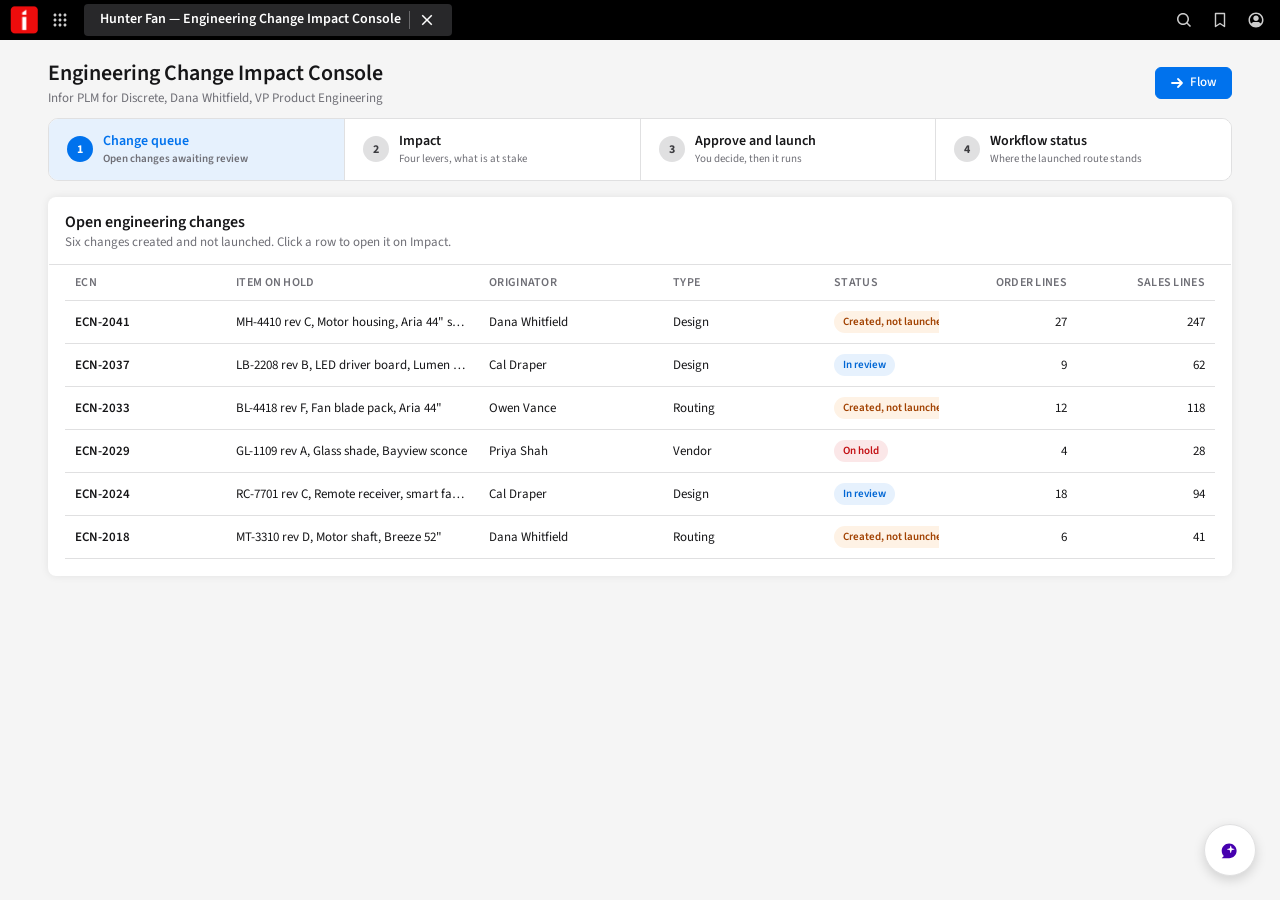
<file: prototypes/change-impact-v2.html>
<!doctype html>


<html lang="en">
<head>
  
  
  




<meta charset="UTF-8">
<meta name="viewport" content="width=device-width, initial-scale=1.0">
<title>Hunter Fan, Engineering Change Impact Console</title>
<link href="https://fonts.googleapis.com/css2?family=Source+Sans+3:ital,wght@0,300;0,400;0,600;0,700;1,400&display=swap" rel="stylesheet">
<style>
:root{
  --ids-color-background-default:#ffffff;
  --ids-color-neutral-10:#f5f5f5;
  --ids-color-neutral-20:#e0e0e1;
  --ids-color-neutral-30:#c5c5c9;
  --ids-color-neutral-90:#28282a;
  --ids-color-border-weak:#bbbbbf;
  --ids-color-border-weaker:#e0e0e1;
  --ids-color-border-strong:#525257;
  --ids-color-fg:#161618;
  --ids-color-fg-secondary:#3b3b3f;
  --ids-color-fg-tertiary:#6f6f76;
  --ids-color-action:#0072ed;
  --ids-color-action-stronger:#0066d4;
  --ids-color-action-weakest:#e6f1fd;
  --ids-color-success:#2ac371;
  --ids-color-success-weak:#ebf9f1;
  --ids-color-success-stronger:#156138;
  --ids-color-warning:#f98300;
  --ids-color-warning-weak:#fef2e5;
  --ids-color-warning-stronger:#a14100;
  --ids-color-error:#da1217;
  --ids-color-error-weak:#fbe7e8;
  --ids-color-error-stronger:#c31014;
  --ids-color-info:#0072ed;
  --ids-color-info-weak:#e6f1fd;
  --ids-ai-flat:#460daf;
  --ids-ai-strong:#3b1470;
  --ids-color-purple-weak:#f1ebfc;
  --ids-color-teal:#39a9aa;
  --ids-dv-01:#0054b1;
  --ids-dv-02:#40bdbe;
  --ids-dv-03:#7928e1;
  --ids-dv-04:#bbbbbf;
  --accent:#0072ed;
  --accent-2:#0066d4;
  --red:#da1217;
  --amber:#f98300;
  --green:#2ac371;
  --ai:#460daf;
  --ai-strong:#3b1470;
  --text:#161618;
  --text-dim:#3b3b3f;
  --text-muted:#6f6f76;
  --border:#e0e0e1;
  --panel:#ffffff;
  --panel-2:#f5f5f5;
  --bg:#f5f5f5;
  --tile-bg:#ffffff;
  --tile-border:#e0e0e1;
  --accent-soft:#e6f1fd;
  --overlay-bg:rgba(255,255,255,.96);
  --overlay-border:#e0e0e1;
  --caption-bg:rgba(22,22,24,.94);
  --caption-text:#ffffff;
  --shadow-lg:0 10px 30px rgba(0,0,0,.18);
  --r-xs:6px;
  --t-sm:13px;
}
*,*::before,*::after{box-sizing:border-box;margin:0;padding:0}
button,input,select,textarea{font-family:inherit}
body{font-family:'Source Sans 3','Source Sans Pro',Arial,sans-serif;font-size:16px;color:var(--ids-color-fg);background:var(--ids-color-neutral-10);line-height:1.25;-webkit-font-smoothing:antialiased;}


.ids-masthead{height:40px;background:#000000;display:flex;align-items:center;padding-inline:8px;gap:8px;position:sticky;top:0;z-index:200}
.mh-start{display:flex;align-items:center;gap:4px;flex-shrink:0}
.mh-logo-btn,.mh-icon-btn{width:32px;height:32px;display:inline-flex;align-items:center;justify-content:center;background:none;border:0;cursor:pointer;border-radius:4px;color:rgb(255 255 255 / 0.8);padding:0}
.mh-icon-btn:hover{background:#28282a;color:#ffffff}
.mh-logo-btn:has(img:not(.mh-logo-default), svg) .mh-logo-default{display:none}
.mh-tabs{display:flex;align-items:center;flex:1;min-width:0;gap:4px}
.mh-tab{display:inline-flex;align-items:center;gap:8px;height:32px;padding-inline:16px;background:#28282a;border-radius:4px;color:#ffffff;font-size:14px;font-weight:600;max-width:620px}
.mh-tab-label{overflow:hidden;text-overflow:ellipsis;white-space:nowrap}
.mh-tab-divider{width:1px;height:18px;background:rgba(255,255,255,0.3);flex-shrink:0}
.mh-tab-close{width:18px;height:18px;display:inline-flex;align-items:center;justify-content:center;background:none;border:0;cursor:pointer;color:#ffffff;padding:0}
.mh-end{display:flex;align-items:center;flex-shrink:0;gap:4px;margin-left:auto}

.app-actions{max-width:2240px;margin:0 auto;padding:20px 48px 12px;display:flex;align-items:center;justify-content:space-between;gap:16px}
.app-title{font-size:22px;font-weight:600;color:var(--ids-color-fg)}
.app-subtitle{font-size:13px;color:var(--ids-color-fg-tertiary);margin-top:2px}
.app-actions-right{display:flex;align-items:center;gap:8px;flex-shrink:0}
.flow-btn-launch{display:inline-flex;align-items:center;gap:6px;height:32px;padding:0 14px;border-radius:var(--r-xs);font-size:var(--t-sm);font-weight:500;line-height:1;background:var(--accent);color:#fff;border:1px solid var(--accent);cursor:pointer;font-family:inherit;white-space:nowrap;flex-shrink:0}
.flow-btn-launch:hover{background:var(--accent-2);border-color:var(--accent-2)}
.flow-btn-launch>svg{flex-shrink:0;width:14px;height:14px}


.console{max-width:1600px;margin:0 auto;padding:0 48px 48px}


.steptabs{display:flex;background:#fff;border:1px solid var(--border);border-radius:10px;overflow:hidden;margin-bottom:16px}
.steptab{flex:1;display:flex;align-items:center;gap:10px;padding:14px 18px;background:#fff;border:0;border-right:1px solid var(--border);cursor:pointer;font-family:inherit;text-align:left;font-size:13px;color:var(--text-dim)}
.steptab:last-child{border-right:0}
.steptab:hover{background:var(--ids-color-neutral-10)}
.steptab.active{background:var(--ids-color-action-weakest);color:var(--ids-color-action);font-weight:600}
.steptab-num{width:26px;height:26px;border-radius:50%;background:var(--ids-color-neutral-20);color:var(--text-dim);font-size:12px;font-weight:700;display:inline-flex;align-items:center;justify-content:center;flex-shrink:0}
.steptab.active .steptab-num{background:var(--ids-color-action);color:#fff}
.steptab.done .steptab-num{background:var(--green);color:#fff}
.steptab-labels{display:flex;flex-direction:column;min-width:0}
.steptab-name{font-weight:600;line-height:1.2;font-size:14px;color:var(--text)}
.steptab.active .steptab-name{color:var(--ids-color-action)}
.steptab-sub{font-size:11px;color:var(--text-muted);line-height:1.3;margin-top:2px}

.tabpane{display:none}
.tabpane.active{display:block}


.card{background:#fff;border:1px solid transparent;border-radius:8px;box-shadow:0 0 8px rgba(0,0,0,.08)}
.card-pad{padding:16px}
.card-head{padding:14px 16px;border-bottom:1px solid var(--border);display:flex;align-items:center;justify-content:space-between;gap:12px}
.card-title{font-size:16px;font-weight:600;color:var(--text)}
.card-sub{font-size:13px;color:var(--text-muted);margin-top:2px}


.hero{background:linear-gradient(90deg,#fbe7e8 0%,#fef2e5 100%);border:1px solid var(--ids-color-error-weak);border-radius:10px;padding:18px 22px;display:flex;align-items:center;justify-content:space-between;gap:18px;margin-bottom:16px}
.hero-left{display:flex;align-items:center;gap:16px;min-width:0}
.hero-icon{width:44px;height:44px;border-radius:50%;background:#fff;color:var(--red);display:inline-flex;align-items:center;justify-content:center;font-size:22px;flex-shrink:0;border:1px solid var(--ids-color-error-weak)}
.hero-text{min-width:0}
.hero-eye{font-size:11px;color:var(--ids-color-error-stronger);text-transform:uppercase;letter-spacing:.5px;font-weight:700}
.hero-head{font-size:18px;font-weight:700;color:var(--text);margin-top:2px}
.hero-right{display:flex;gap:8px;flex-shrink:0}


.countstrip{display:grid;grid-template-columns:repeat(4,1fr);gap:12px;margin-bottom:16px}
.countcard{background:#fff;border:1px solid var(--border);border-radius:8px;padding:14px 16px}
.countcard-lbl{font-size:12px;color:var(--text-muted);text-transform:uppercase;letter-spacing:.3px;font-weight:600}
.countcard-val{font-size:28px;font-weight:700;color:var(--text);line-height:1.1;margin-top:4px}
.countcard-sub{font-size:12px;color:var(--text-muted);margin-top:2px}


.levers{display:grid;grid-template-columns:repeat(4,1fr);gap:12px;margin-bottom:16px}
.lever{background:#fff;border:1px solid var(--border);border-radius:8px;padding:14px;display:flex;flex-direction:column;gap:8px;position:relative}
.lever.blocker{border-color:var(--ids-color-error-weak);box-shadow:0 0 0 2px var(--ids-color-error-weak)}
.lever-head{display:flex;align-items:center;justify-content:space-between;gap:8px}
.lever-name{font-size:13px;font-weight:700;color:var(--text);text-transform:uppercase;letter-spacing:.3px}
.lever-choice{font-size:13px;color:var(--text-dim);line-height:1.4}
.lever-fig{font-size:24px;font-weight:700;color:var(--text);font-variant-numeric:tabular-nums;line-height:1.1}
.lever-counts{font-size:12px;color:var(--text-muted)}
.lever-actions{display:flex;gap:6px;margin-top:auto;flex-wrap:wrap}


.pill{display:inline-flex;align-items:center;gap:5px;height:22px;padding:0 9px;border-radius:11px;font-size:11px;font-weight:600;white-space:nowrap}
.pill.red{background:var(--ids-color-error-weak);color:var(--ids-color-error-stronger)}
.pill.amber{background:var(--ids-color-warning-weak);color:var(--ids-color-warning-stronger)}
.pill.green{background:var(--ids-color-success-weak);color:var(--ids-color-success-stronger)}
.pill.blue{background:var(--ids-color-action-weakest);color:var(--ids-color-action-stronger)}
.pill.grey{background:var(--ids-color-neutral-20);color:var(--text-dim)}
.pill.dot::before{content:"";width:7px;height:7px;border-radius:50%;background:currentColor}


.btn{display:inline-flex;align-items:center;justify-content:center;gap:5px;height:28px;padding:0 10px;border-radius:6px;border:1px solid var(--border);background:#fff;color:var(--text-dim);font-size:12px;font-weight:600;cursor:pointer;font-family:inherit;white-space:nowrap}
.btn:hover{background:var(--ids-color-neutral-10)}
.btn.primary{background:var(--accent);border-color:var(--accent);color:#fff}
.btn.primary:hover{background:var(--accent-2);border-color:var(--accent-2)}
.btn.big{height:36px;padding:0 18px;font-size:14px}
.btn.link{border:0;background:none;color:var(--accent);padding:0;height:auto}
.btn.link:hover{text-decoration:underline;background:none}


.tbl{width:100%;border-collapse:collapse;font-size:13px;table-layout:fixed}
.tbl th{text-align:left;padding:10px 10px;border-bottom:1px solid var(--border);font-weight:600;color:var(--text);background:#fff;font-size:12px;text-transform:uppercase;letter-spacing:.3px;color:var(--text-muted);white-space:nowrap}
.tbl td{padding:10px 10px;border-bottom:1px solid var(--border);font-size:13px;color:var(--text);white-space:nowrap;overflow:hidden;text-overflow:ellipsis}
.tbl td.r,.tbl th.r{text-align:right;font-variant-numeric:tabular-nums}
.tbl tr.clickable{cursor:pointer}
.tbl tr.clickable:hover td{background:var(--ids-color-neutral-10)}
.tbl td.wrap{white-space:normal}


.cellbar{position:relative;display:flex;align-items:center;gap:6px}
.cellbar-track{flex:1;height:6px;background:var(--ids-color-neutral-10);border-radius:3px;overflow:hidden;min-width:24px}
.cellbar-fill{height:100%;background:var(--ids-dv-01);border-radius:3px}
.cellbar-fill.red{background:var(--red)}
.cellbar-fill.amber{background:var(--amber)}
.cellbar-fill.green{background:var(--green)}
.cellbar-val{font-variant-numeric:tabular-nums;font-weight:600;white-space:nowrap;flex-shrink:0;text-align:right}


.tbl.compact th,.tbl.compact td{padding:10px 6px;font-size:12.5px}
.tbl.compact .cellbar-val{font-size:12px}


.twocol{display:grid;grid-template-columns:1fr 1fr;gap:12px}
.twocol .card{display:flex;flex-direction:column;min-width:0}
.twocol .card-head{flex-shrink:0}
.twocol .tbl-wrap{padding:0 10px 16px;overflow-x:hidden}
.topline{padding:10px 16px;background:var(--ids-color-neutral-10);font-size:12px;color:var(--text-dim);display:flex;align-items:center;justify-content:space-between;border-top:1px solid var(--border)}


.openin{color:var(--accent);font-size:11px;font-weight:600;text-decoration:none;white-space:nowrap;cursor:pointer}
.openin:hover{text-decoration:underline}


.queue-tbl td.ecn{font-weight:600;color:var(--text)}


.approve-lede{background:var(--ids-color-action-weakest);border:1px solid var(--ids-color-action-weakest);border-radius:8px;padding:12px 16px;margin-bottom:16px;font-size:14px;color:var(--text);line-height:1.5}
.approve-wrap{display:grid;grid-template-columns:1fr 1fr;gap:16px;margin-bottom:16px}
.person-card{background:#fff;border:1px solid var(--border);border-radius:8px;padding:16px;display:flex;gap:14px;align-items:center}
.person-ava{width:48px;height:48px;border-radius:50%;background:var(--ids-color-action-weakest);color:var(--ids-color-action);display:inline-flex;align-items:center;justify-content:center;font-weight:700;font-size:16px;flex-shrink:0}
.person-info{min-width:0}
.person-role{font-size:11px;color:var(--text-muted);text-transform:uppercase;letter-spacing:.3px;font-weight:600}
.person-name{font-size:16px;font-weight:600;color:var(--text);margin-top:2px}
.person-job{font-size:12px;color:var(--text-dim);margin-top:2px}
.approve-what{background:#fff;border:1px solid var(--border);border-radius:8px;padding:20px;margin-bottom:16px}
.approve-what-eye{font-size:11px;color:var(--text-muted);text-transform:uppercase;letter-spacing:.3px;font-weight:600}
.approve-what-main{font-size:20px;font-weight:600;color:var(--text);margin-top:6px;line-height:1.3}
.approve-cta{display:flex;justify-content:center;align-items:center;gap:14px;margin-bottom:20px}
.notnow-link{background:none;border:0;color:var(--accent);font-size:14px;font-weight:600;cursor:pointer;font-family:inherit;padding:4px 8px}
.notnow-link:hover{text-decoration:underline}


.wf-legend{display:flex;gap:14px;flex-wrap:wrap;margin:8px 0 16px;font-size:12px;color:var(--text-dim)}
.wf-legend-item{display:inline-flex;align-items:center;gap:6px}
.wf-legend-swatch{width:12px;height:12px;border-radius:3px;border:1px solid var(--border)}
.wf-legend-swatch.done{background:var(--ids-color-success-weak);border-color:var(--green)}
.wf-legend-swatch.now{background:var(--ids-color-action-weakest);border-color:var(--accent)}
.wf-legend-swatch.wait{background:#f9f9fa;border-color:var(--border)}

.wf-line{display:flex;align-items:center;gap:0;overflow-x:auto;padding:8px 2px 14px}
.wf-endpoint{width:36px;height:36px;border-radius:50%;border:2px solid var(--text-dim);background:#fff;color:var(--text-dim);display:inline-flex;align-items:center;justify-content:center;font-size:10px;font-weight:700;text-transform:uppercase;letter-spacing:.3px;flex-shrink:0}
.wf-connector{flex:0 0 24px;height:2px;background:var(--text-dim);min-width:16px}
.wf-node{flex:0 0 auto;min-width:132px;max-width:160px}
.wf-box{background:#f9f9fa;border:1px solid var(--border);border-radius:6px;padding:8px 10px;display:flex;flex-direction:column;gap:3px}
.wf-box.done{background:var(--ids-color-success-weak);border-color:var(--green)}
.wf-box.now{background:var(--ids-color-action-weakest);border-color:var(--accent)}
.wf-box-name{font-size:12px;font-weight:700;color:var(--text);line-height:1.2}
.wf-box-state{font-size:10px;font-weight:700;text-transform:uppercase;letter-spacing:.3px}
.wf-box-state.done{color:var(--ids-color-success-stronger)}
.wf-box-state.now{color:var(--ids-color-action-stronger)}
.wf-box-state.wait{color:var(--text-muted)}
.wf-box-who{font-size:11px;color:var(--text-dim)}
.wf-stack{display:flex;flex-direction:column;gap:6px}
.wf-stack-label{font-size:9px;color:var(--text-muted);text-transform:uppercase;letter-spacing:.3px;text-align:center;font-weight:600}

.wf-caption{margin-top:4px;padding:12px 14px;background:var(--ids-color-action-weakest);border-radius:6px;font-size:13px;color:var(--text);line-height:1.5}


.change-picker{display:grid;grid-template-columns:repeat(4,1fr);gap:10px;margin-bottom:16px}
.change-chip{background:#fff;border:1px solid var(--border);border-radius:8px;padding:12px;cursor:pointer;text-align:left;font-family:inherit}
.change-chip:hover{border-color:var(--accent)}
.change-chip.active{border-color:var(--accent);background:var(--ids-color-action-weakest)}
.change-chip-id{font-size:12px;font-weight:700;color:var(--text)}
.change-chip-item{font-size:12px;color:var(--text-dim);margin-top:3px;white-space:nowrap;overflow:hidden;text-overflow:ellipsis}
.change-chip-state{font-size:11px;color:var(--text-muted);margin-top:4px;line-height:1.4;white-space:normal}

.workflow-diagram{background:#fff;border:1px solid var(--border);border-radius:8px;padding:20px;margin-bottom:16px}


.wgt-modal-overlay{position:fixed;inset:0;z-index:250;display:none;align-items:center;justify-content:center}
.wgt-modal-overlay.open{display:flex}
.wgt-modal-backdrop{position:absolute;inset:0;background:rgba(11,15,24,.72);backdrop-filter:blur(6px)}
.wgt-modal-dialog{position:relative;background:#fff;color:var(--text);border-radius:14px;box-shadow:0 30px 80px rgba(0,0,0,.4);width:min(1000px,90vw);max-height:85vh;display:flex;flex-direction:column;overflow:hidden}
.mdl-header{padding:16px 20px;border-bottom:1px solid var(--border);display:flex;align-items:flex-start;justify-content:space-between;gap:14px;flex-shrink:0}
.mdl-title{font-size:16px;font-weight:700}
.mdl-sub{font-size:12px;color:var(--text-muted);margin-top:3px}
.mdl-close{width:30px;height:30px;border-radius:50%;border:1px solid var(--border);background:#fff;color:var(--text-dim);font-size:14px;cursor:pointer;display:flex;align-items:center;justify-content:center;flex-shrink:0}
.mdl-close:hover{background:var(--ids-color-neutral-10)}
.mdl-body{flex:1;overflow:auto;padding:20px}
.mdl-footer{padding:12px 20px;border-top:1px solid var(--border);display:flex;align-items:center;justify-content:flex-end;gap:8px;flex-shrink:0;background:#f9f9fa}
.mdl-headline{font-size:28px;font-weight:700;color:var(--text);margin-bottom:4px}
.mdl-headline-sub{font-size:13px;color:var(--text-muted);margin-bottom:16px}
.mdl-chart{background:#f9f9fa;border:1px solid var(--border);border-radius:8px;padding:16px;margin-bottom:16px}


.smp-launcher{position:fixed;bottom:24px;right:24px;width:52px;height:52px;border-radius:50%;background:#fff;border:1px solid var(--border);box-shadow:0 4px 12px rgba(0,0,0,.15);cursor:pointer;display:inline-flex;align-items:center;justify-content:center;z-index:180}
.smp-launcher:hover{box-shadow:0 6px 16px rgba(0,0,0,.2)}
.smp-panel{position:fixed;top:80px;right:24px;width:380px;height:520px;min-width:300px;min-height:360px;max-width:90vw;max-height:85vh;background:#fff;border:1px solid var(--border);border-radius:12px;box-shadow:0 20px 50px rgba(0,0,0,.2);z-index:190;display:none;flex-direction:column;overflow:hidden;resize:both}
.smp-panel.open{display:flex}
.smp-toolbar{height:44px;background:#f5f5f5;border-bottom:1px solid var(--border);display:flex;align-items:center;padding:0 12px;gap:8px;flex-shrink:0;cursor:move;user-select:none}
.smp-toolbar-title{font-size:13px;font-weight:600;color:var(--text);flex:1}
.smp-close{width:26px;height:26px;border:0;background:none;cursor:pointer;border-radius:4px;color:var(--text-dim);display:inline-flex;align-items:center;justify-content:center;font-size:16px}
.smp-close:hover{background:var(--ids-color-neutral-20)}
.smp-content{flex:1;overflow-y:auto;padding:12px;display:flex;flex-direction:column;gap:10px}
.smp-onboarding{display:flex;flex-direction:column;align-items:center;padding:16px 0;gap:10px}
.smp-onb-icon{width:48px;height:48px;border-radius:50%;background:var(--ids-color-purple-weak);color:var(--ids-ai-flat);display:inline-flex;align-items:center;justify-content:center;font-size:22px}
.smp-onb-title{font-size:15px;font-weight:600;text-align:center}
.smp-message{display:flex;flex-direction:column;gap:4px;margin-bottom:8px}
.smp-message.user{align-items:flex-end}
.smp-bubble{max-width:90%;padding:9px 11px;border-radius:10px;font-size:13px;line-height:1.45}
.smp-message.user .smp-bubble{background:var(--ids-color-action-weakest);color:var(--text)}
.smp-message.ai .smp-bubble{background:var(--ids-color-neutral-10);color:var(--text)}
.smp-chip{padding:7px 11px;background:#fff;border:1px solid var(--border);border-radius:14px;font-size:12px;cursor:pointer;text-align:left;font-family:inherit;color:var(--text)}
.smp-chip:hover{background:var(--ids-color-neutral-10);border-color:var(--accent)}
.smp-chips{display:flex;flex-direction:column;gap:6px}
.smp-input-wrap{border-top:1px solid var(--border);padding:10px 12px;flex-shrink:0}
.smp-input{width:100%;min-height:48px;padding:7px 10px;border:1px solid var(--border);border-radius:6px;font-family:inherit;font-size:13px;resize:none}
.smp-input-row{display:flex;gap:8px;align-items:center;margin-top:6px}
.smp-send{padding:6px 12px;background:var(--accent);color:#fff;border:0;border-radius:5px;font-size:12px;cursor:pointer;font-family:inherit;font-weight:600}
.smp-mini-chart{background:#f9f9fa;border:1px solid var(--border);border-radius:6px;padding:10px;margin-top:4px}


.flow-modal{position:fixed;inset:0;z-index:300;display:none;align-items:center;justify-content:center}
.flow-modal.open{display:flex}
.flow-backdrop{position:absolute;inset:0;background:rgba(11,15,24,.72);backdrop-filter:blur(6px)}
.flow-dialog{position:relative;background:#fff;border-radius:14px;box-shadow:0 30px 80px rgba(0,0,0,.4);width:min(900px,92vw);max-height:85vh;display:flex;flex-direction:column;overflow:hidden}
.flow-header{padding:18px 24px;border-bottom:1px solid var(--border);display:flex;align-items:flex-start;justify-content:space-between;gap:16px;flex-shrink:0}
.flow-title{font-size:18px;font-weight:700;margin:0}
.flow-sub{font-size:12px;color:var(--text-muted);margin-top:3px}
.flow-body{flex:1;overflow:auto;padding:22px}
.flow-step{display:flex;gap:14px;padding:14px 0;border-bottom:1px solid var(--border)}
.flow-step:last-child{border-bottom:0}
.flow-step-num{width:30px;height:30px;border-radius:50%;background:var(--ids-color-action-weakest);color:var(--accent);font-weight:700;font-size:13px;display:inline-flex;align-items:center;justify-content:center;flex-shrink:0}
.flow-step-txt{flex:1}
.flow-step-name{font-size:14px;font-weight:600;color:var(--text)}
.flow-step-desc{font-size:13px;color:var(--text-dim);margin-top:4px;line-height:1.5}

.audible{position:absolute;width:1px;height:1px;overflow:hidden;clip:rect(0 0 0 0)}

@media (max-width:1200px){
  .levers{grid-template-columns:repeat(2,1fr)}
  .countstrip{grid-template-columns:repeat(2,1fr)}
  .twocol{grid-template-columns:1fr}
  .change-picker{grid-template-columns:repeat(2,1fr)}
}
</style>

</head>
<body>


<header class="ids-masthead" role="banner">
  <div class="mh-start">
    <button class="mh-logo-btn" type="button" aria-label="Infor home"><img class="mh-logo-default" src="[data-uri]" width="28" height="28" alt="" aria-hidden="true"></button>
    <button class="mh-icon-btn" type="button" aria-label="Application menu">
      <svg viewBox="0 0 18 18" width="18" height="18" fill="none" aria-hidden="true"><path fill-rule="evenodd" clip-rule="evenodd" d="M9 5.5C9.82843 5.5 10.5 4.82843 10.5 4C10.5 3.17157 9.82843 2.5 9 2.5C8.17157 2.5 7.5 3.17157 7.5 4C7.5 4.82843 8.17157 5.5 9 5.5ZM10.5 9C10.5 9.82843 9.82843 10.5 9 10.5C8.17157 10.5 7.5 9.82843 7.5 9C7.5 8.17157 8.17157 7.5 9 7.5C9.82843 7.5 10.5 8.17157 10.5 9ZM10.5 14C10.5 14.8284 9.82843 15.5 9 15.5C8.17157 15.5 7.5 14.8284 7.5 14C7.5 13.1716 8.17157 12.5 9 12.5C9.82843 12.5 10.5 13.1716 10.5 14ZM15.5 9C15.5 9.82843 14.8284 10.5 14 10.5C13.1716 10.5 12.5 9.82843 12.5 9C12.5 8.17157 13.1716 7.5 14 7.5C14.8284 7.5 15.5 8.17157 15.5 9ZM14 15.5C14.8284 15.5 15.5 14.8284 15.5 14C15.5 13.1716 14.8284 12.5 14 12.5C13.1716 12.5 12.5 13.1716 12.5 14C12.5 14.8284 13.1716 15.5 14 15.5ZM15.5 4C15.5 4.82843 14.8284 5.5 14 5.5C13.1716 5.5 12.5 4.82843 12.5 4C12.5 3.17157 13.1716 2.5 14 2.5C14.8284 2.5 15.5 3.17157 15.5 4ZM4 10.5C4.82843 10.5 5.5 9.82843 5.5 9C5.5 8.17157 4.82843 7.5 4 7.5C3.17157 7.5 2.5 8.17157 2.5 9C2.5 9.82843 3.17157 10.5 4 10.5ZM5.5 14C5.5 14.8284 4.82843 15.5 4 15.5C3.17157 15.5 2.5 14.8284 2.5 14C2.5 13.1716 3.17157 12.5 4 12.5C4.82843 12.5 5.5 13.1716 5.5 14ZM4 5.5C4.82843 5.5 5.5 4.82843 5.5 4C5.5 3.17157 4.82843 2.5 4 2.5C3.17157 2.5 2.5 3.17157 2.5 4C2.5 4.82843 3.17157 5.5 4 5.5Z" fill="currentColor"/></svg>
    </button>
  </div>
  <div class="mh-tabs" role="tablist">
    <div class="mh-tab" role="tab" aria-selected="true" tabindex="0">
      <span class="mh-tab-label">Hunter Fan — Engineering Change Impact Console</span>
      <span class="mh-tab-divider" aria-hidden="true"></span>
      <button class="mh-tab-close" type="button" aria-label="Close tab">
        <svg viewBox="0 0 18 18" width="18" height="18" fill="none"><path d="M9 10.06L13.22 14.28L14.28 13.22L10.06 9L14.28 4.78L13.22 3.72L9 7.94L4.78 3.72L3.72 4.78L7.94 9L3.72 13.22L4.78 14.28L9 10.06Z" fill="currentColor"/></svg>
      </button>
    </div>
  </div>
  <div class="mh-end">
    <button class="mh-icon-btn" type="button" aria-label="Search"><svg viewBox="0 0 18 18" width="18" height="18" fill="none"><path fill-rule="evenodd" clip-rule="evenodd" d="M3.5 8C3.5 5.51 5.51 3.5 8 3.5C10.49 3.5 12.5 5.51 12.5 8C12.5 10.49 10.49 12.5 8 12.5C5.51 12.5 3.5 10.49 3.5 8ZM8 2C4.69 2 2 4.69 2 8C2 11.31 4.69 14 8 14C9.39 14 10.66 13.53 11.68 12.74L14.97 16.03L16.03 14.97L12.74 11.68C13.53 10.66 14 9.39 14 8C14 4.69 11.31 2 8 2Z" fill="currentColor"/></svg></button>
    <button class="mh-icon-btn" type="button" aria-label="Bookmarks"><svg viewBox="0 0 18 18" width="18" height="18" fill="none"><path d="M4.5 2.5h9v13l-4.5-3-4.5 3v-13z" stroke="currentColor" stroke-width="1.4" fill="none" stroke-linejoin="round"/></svg></button>
    <button class="mh-icon-btn" type="button" aria-label="User profile"><svg viewBox="0 0 18 18" width="18" height="18" fill="none"><path fill-rule="evenodd" clip-rule="evenodd" d="M9 3C5.69 3 3 5.69 3 9C3 10.34 3.44 11.58 4.19 12.58C4.87 11.63 5.99 11 7.25 11H10.75C12.01 11 13.13 11.63 13.81 12.58C14.56 11.58 15 10.34 15 9C15 5.69 12.31 3 9 3ZM1.5 9C1.5 4.86 4.86 1.5 9 1.5C13.14 1.5 16.5 4.86 16.5 9C16.5 13.14 13.14 16.5 9 16.5C4.86 16.5 1.5 13.14 1.5 9ZM9 4.5C7.48 4.5 6.25 5.73 6.25 7.25C6.25 8.77 7.48 10 9 10C10.52 10 11.75 8.77 11.75 7.25C11.75 5.73 10.52 4.5 9 4.5Z" fill="currentColor"/></svg></button>
  </div>
</header>


<div class="app-actions">
  <div>
    <div class="app-title">Engineering Change Impact Console</div>
    <div class="app-subtitle">Infor PLM for Discrete, Dana Whitfield, VP Product Engineering</div>
  </div>
  <div class="app-actions-right">
    <button class="flow-btn-launch" type="button" id="flowBtn" aria-label="How it works">
      <svg viewBox="0 0 14 14" fill="none" stroke="currentColor" stroke-width="1.8"><path d="M2 7h10M8 3l4 4-4 4" stroke-linecap="round" stroke-linejoin="round"/></svg>
      <span>Flow</span>
    </button>
  </div>
</div>

<main class="console">
  <h1 class="audible">Engineering Change Impact Console</h1>

  
  <div class="steptabs" role="tablist">
    <button class="steptab active" data-tab="queue" onclick="selectTab('queue')">
      <span class="steptab-num">1</span>
      <span class="steptab-labels"><span class="steptab-name">Change queue</span><span class="steptab-sub">Open changes awaiting review</span></span>
    </button>
    <button class="steptab" data-tab="impact" onclick="selectTab('impact')">
      <span class="steptab-num">2</span>
      <span class="steptab-labels"><span class="steptab-name">Impact</span><span class="steptab-sub">Four levers, what is at stake</span></span>
    </button>
    <button class="steptab" data-tab="approve" onclick="selectTab('approve')">
      <span class="steptab-num">3</span>
      <span class="steptab-labels"><span class="steptab-name">Approve and launch</span><span class="steptab-sub">You decide, then it runs</span></span>
    </button>
    <button class="steptab" data-tab="status" onclick="selectTab('status')">
      <span class="steptab-num">4</span>
      <span class="steptab-labels"><span class="steptab-name">Workflow status</span><span class="steptab-sub">Where the launched route stands</span></span>
    </button>
  </div>

  
  <section class="tabpane active" id="pane-queue">
    <div class="card">
      <div class="card-head">
        <div>
          <div class="card-title">Open engineering changes</div>
          <div class="card-sub">Six changes created and not launched. Click a row to open it on Impact.</div>
        </div>
      </div>
      <div style="padding:0 16px 16px">
        <table class="tbl queue-tbl" aria-label="Change queue">
          <colgroup><col style="width:14%"><col style="width:22%"><col style="width:16%"><col style="width:14%"><col style="width:10%"><col style="width:12%"><col style="width:12%"></colgroup>
          <thead>
            <tr>
              <th>ECN</th>
              <th>Item on hold</th>
              <th>Originator</th>
              <th>Type</th>
              <th>Status</th>
              <th class="r">Order lines</th>
              <th class="r">Sales lines</th>
            </tr>
          </thead>
          <tbody id="queueBody"></tbody>
        </table>
      </div>
    </div>
  </section>

  
  <section class="tabpane" id="pane-impact">

    
    <div class="hero">
      <div class="hero-left">
        <div class="hero-icon">
          <svg viewBox="0 0 24 24" width="24" height="24" fill="none" stroke="currentColor" stroke-width="2"><path d="M12 2L2 20h20L12 2z" stroke-linejoin="round"/><path d="M12 10v5M12 17v.5" stroke-linecap="round"/></svg>
        </div>
        <div class="hero-text">
          <div class="hero-eye">On hold</div>
          <div class="hero-head">Hold ECN-2041, 27 open orders and 38 customers are blockers</div>
        </div>
      </div>
      <div class="hero-right">
        <button class="btn big primary" type="button" onclick="selectTab('approve')">Accept and launch PLM workflow</button>
      </div>
    </div>

    
    <div class="countstrip">
      <div class="countcard">
        <div class="countcard-lbl">Open production orders</div>
        <div class="countcard-val">27</div>
        <div class="countcard-sub">15 not started, 12 in process</div>
      </div>
      <div class="countcard">
        <div class="countcard-lbl">Parent items</div>
        <div class="countcard-val">3</div>
        <div class="countcard-sub">Aria 44" matte black, brushed nickel, fresh white</div>
      </div>
      <div class="countcard">
        <div class="countcard-lbl">Work centers</div>
        <div class="countcard-val">6</div>
        <div class="countcard-sub">Motor assy, housing paint, final assy</div>
      </div>
      <div class="countcard">
        <div class="countcard-lbl">Open sales order lines</div>
        <div class="countcard-val">247</div>
        <div class="countcard-sub">38 customers, top 3 hold 84%</div>
      </div>
    </div>

    
    <div class="levers">
      <div class="lever">
        <div class="lever-head">
          <div class="lever-name">Material committed</div>
          <span class="pill amber dot">Watch</span>
        </div>
        <div class="lever-choice">Carry it, or re-plan the open orders</div>
        <div class="lever-fig">$4,700</div>
        <div class="lever-counts">27 open order lines on MH-4410 rev C</div>
        <div class="lever-actions">
          <button class="btn primary" onclick="selectTab('approve')">Approve</button>
          <button class="btn" onclick="openPLM('MH-4410')">Open in PLM</button>
          <button class="btn" onclick="showLeverDetail('material')">Details</button>
        </div>
      </div>

      <div class="lever">
        <div class="lever-head">
          <div class="lever-name">Stock exposure</div>
          <span class="pill green dot">Ready</span>
        </div>
        <div class="lever-choice">Use it up first, or write it off</div>
        <div class="lever-fig">$25,000</div>
        <div class="lever-counts">628 on hand across 14 warehouses</div>
        <div class="lever-actions">
          <button class="btn primary" onclick="selectTab('approve')">Approve</button>
          <button class="btn" onclick="openPLM('MH-4410')">Open in PLM</button>
          <button class="btn" onclick="showLeverDetail('stock')">Details</button>
        </div>
      </div>

      <div class="lever blocker">
        <div class="lever-head">
          <div class="lever-name">Work in the plant</div>
          <span class="pill red dot">Blocker</span>
        </div>
        <div class="lever-choice">Flip what has not started, split what has</div>
        <div class="lever-fig">$85,800</div>
        <div class="lever-counts">15 not started, 12 in process (whole orders)</div>
        <div class="lever-actions">
          <button class="btn primary" onclick="selectTab('approve')">Approve</button>
          <button class="btn" onclick="openPLM('MH-4410')">Open in PLM</button>
          <button class="btn" onclick="showLeverDetail('plant')">Details</button>
        </div>
      </div>

      <div class="lever blocker">
        <div class="lever-head">
          <div class="lever-name">Customer commitments</div>
          <span class="pill red dot">Blocker</span>
        </div>
        <div class="lever-choice">Deliver as is, or tell them first</div>
        <div class="lever-fig">$110,700</div>
        <div class="lever-counts">247 open lines, 38 customers</div>
        <div class="lever-actions">
          <button class="btn primary" onclick="selectTab('approve')">Approve</button>
          <button class="btn" onclick="openPLM('MH-4410')">Open in PLM</button>
          <button class="btn" onclick="showLeverDetail('customer')">Details</button>
        </div>
      </div>
    </div>

    
    <div class="twocol">
      <div class="card">
        <div class="card-head">
          <div>
            <div class="card-title">Open production orders</div>
            <div class="card-sub">Ranked by what is at stake</div>
          </div>
          <button class="btn link" onclick="showAll('orders')">Show all</button>
        </div>
        <div class="tbl-wrap">
          <table class="tbl compact" aria-label="Open production orders">
            <colgroup><col style="width:14%"><col style="width:22%"><col style="width:14%"><col style="width:9%"><col style="width:14%"><col style="width:27%"></colgroup>
            <thead>
              <tr>
                <th>Order</th>
                <th>Makes</th>
                <th>Status</th>
                <th class="r">Qty</th>
                <th class="r">Item material</th>
                <th class="r">Order operations</th>
              </tr>
            </thead>
            <tbody id="ordersBody"></tbody>
          </table>
        </div>
        <div class="topline">
          <span>Top 5 orders are 81% of $85,800</span>
          <button class="btn link" onclick="showAll('orders')">Show all</button>
        </div>
      </div>

      <div class="card">
        <div class="card-head">
          <div>
            <div class="card-title">Customers still to deliver to</div>
            <div class="card-sub">Open sales lines against MH-4410 rev C</div>
          </div>
          <button class="btn link" onclick="showAll('customers')">Show all</button>
        </div>
        <div class="tbl-wrap">
          <table class="tbl" aria-label="Customers still to deliver to">
            <colgroup><col style="width:34%"><col style="width:14%"><col style="width:20%"><col style="width:32%"></colgroup>
            <thead>
              <tr>
                <th>Sold-to</th>
                <th class="r">Lines</th>
                <th class="r">Left to deliver</th>
                <th class="r">Value</th>
              </tr>
            </thead>
            <tbody id="customersBody"></tbody>
          </table>
        </div>
        <div class="topline">
          <span>Top 3 are 84% of $110,700</span>
          <button class="btn link" onclick="showAll('customers')">Show all</button>
        </div>
      </div>
    </div>
  </section>

  
  <section class="tabpane" id="pane-approve">

    <div class="approve-lede">
      If you approve: ECN-2041 goes from Created to In Progress and its first step, Check Out, starts.
    </div>

    <div class="approve-what">
      <div class="approve-what-eye">You are approving</div>
      <div class="approve-what-main">ECN-2041 holds MH-4410 revision C, moving motor housing to revision D</div>
    </div>

    <div class="approve-wrap">
      <div class="person-card">
        <div class="person-ava">CD</div>
        <div class="person-info">
          <div class="person-role">Reviews the design</div>
          <div class="person-name">Cal Draper</div>
          <div class="person-job">Design engineer</div>
        </div>
      </div>
      <div class="person-card">
        <div class="person-ava">OV</div>
        <div class="person-info">
          <div class="person-role">Approves the design</div>
          <div class="person-name">Owen Vance</div>
          <div class="person-job">Manufacturing engineer</div>
        </div>
      </div>
    </div>

    <div class="approve-cta">
      <button class="btn big primary" type="button" onclick="approveAndLaunch()" id="approveBtn">Approve and launch PLM workflow</button>
      <button class="notnow-link" type="button" onclick="selectTab('impact')">Not now</button>
    </div>

    <div class="card">
      <div class="card-head">
        <div>
          <div class="card-title">What runs if you approve</div>
          <div class="card-sub">PLM for Discrete route for MH-4410 rev D</div>
        </div>
      </div>
      <div class="card-pad">
        <div id="approveDiagram"></div>
      </div>
    </div>
  </section>

  
  <section class="tabpane" id="pane-status">

    <div class="change-picker" id="changePicker"></div>

    <div class="workflow-diagram">
      <div class="card-title" style="margin-bottom:4px" id="wfTitle">ECN-2041 route</div>
      <div class="card-sub" id="wfSub">MH-4410 revision C to revision D</div>

      <div class="wf-caption" id="wfCaption" style="margin:12px 0 8px"></div>

      <div class="wf-legend" aria-label="Legend">
        <span class="wf-legend-item"><span class="wf-legend-swatch done"></span>Done</span>
        <span class="wf-legend-item"><span class="wf-legend-swatch now"></span>Now</span>
        <span class="wf-legend-item"><span class="wf-legend-swatch wait"></span>Not started</span>
      </div>

      <div class="wf-line" id="wfRow"></div>
    </div>

    <div class="card" id="wfTableWrap">
      <div class="card-head">
        <div>
          <div class="card-title" id="wfTblTitle">What happened</div>
          <div class="card-sub" id="wfTblSub">Steps taken on this change</div>
        </div>
      </div>
      <div style="padding:0 16px 16px">
        <table class="tbl" id="wfTable" aria-label="Workflow log">
          <colgroup><col style="width:28%"><col style="width:28%"><col style="width:22%"><col style="width:22%"></colgroup>
          <thead id="wfTblHead"></thead>
          <tbody id="wfTblBody"></tbody>
        </table>
      </div>
    </div>
  </section>

</main>


<div class="wgt-modal-overlay" id="popout" role="dialog" aria-modal="true" aria-hidden="true">
  <div class="wgt-modal-backdrop" onclick="closePopout()"></div>
  <div class="wgt-modal-dialog">
    <div class="mdl-header">
      <div>
        <div class="mdl-title" id="popTitle">Detail</div>
        <div class="mdl-sub" id="popSub"></div>
      </div>
      <button class="mdl-close" onclick="closePopout()" aria-label="Close">✕</button>
    </div>
    <div class="mdl-body" id="popBody"></div>
    <div class="mdl-footer">
      <button class="btn" onclick="closePopout()">Close</button>
    </div>
  </div>
</div>


<div class="flow-modal" id="flowModal" role="dialog" aria-modal="true" aria-hidden="true">
  <div class="flow-backdrop" onclick="closeFlow()"></div>
  <div class="flow-dialog">
    <div class="flow-header">
      <div>
        <div class="flow-title">How this console works</div>
        <div class="flow-sub">From queue to launched workflow in four steps</div>
      </div>
      <button class="mdl-close" onclick="closeFlow()" aria-label="Close">✕</button>
    </div>
    <div class="flow-body">
      <div class="flow-step"><div class="flow-step-num">1</div><div class="flow-step-txt">
        <div class="flow-step-name">Change queue</div>
        <div class="flow-step-desc">Every open engineering change in a single list, with the item on hold, originator, type, status, and how many order and sales lines it touches. Pick one to read its impact.</div>
      </div></div>
      <div class="flow-step"><div class="flow-step-num">2</div><div class="flow-step-txt">
        <div class="flow-step-name">Impact</div>
        <div class="flow-step-desc">Four levers side by side: material committed, stock exposure, work in the plant, customer commitments. Each shows the choice in words, the dollar figure, counts, and a status. Blockers are marked.</div>
      </div></div>
      <div class="flow-step"><div class="flow-step-num">3</div><div class="flow-step-txt">
        <div class="flow-step-name">Approve and launch</div>
        <div class="flow-step-desc">The change in one line, the two people in the first steps, one Approve button, and the route that will run after you approve.</div>
      </div></div>
      <div class="flow-step"><div class="flow-step-num">4</div><div class="flow-step-txt">
        <div class="flow-step-name">Workflow status</div>
        <div class="flow-step-desc">Pick a change and read where its route stands. Done, now, or not started per step, with who holds it and how long. One plain line says what is next.</div>
      </div></div>
    </div>
  </div>
</div>


<button class="smp-launcher" aria-label="Open assistant" onclick="openSmp()">
  <svg width="18" height="18" viewBox="0 0 18 18" fill="none"><path fill-rule="evenodd" clip-rule="evenodd" d="M0.7 9.84c0 2.06.84 3.92 2.19 5.27L.71 17.3h7.08c.06 0 .11 0 .17 0h.2c4.12 0 7.46-3.34 7.46-7.46 0-4.12-3.34-7.46-7.46-7.46-4.12 0-7.46 3.34-7.46 7.46zm9.01-5.2c-.14 0-.25.09-.29.22l-.49 1.89c-.04.18-.14.35-.27.49-.14.14-.31.23-.49.28l-1.88.49c-.13.03-.23.15-.23.29 0 .13.1.25.23.29l1.88.49c.19.05.35.14.49.28.13.14.24.3.28.49l.49 1.89c.04.13.15.22.29.22.14 0 .25-.09.29-.22l.49-1.89c.05-.18.14-.35.28-.49.13-.13.3-.23.49-.28l1.89-.49c.13-.03.23-.15.23-.29 0-.13-.1-.25-.23-.29l-1.89-.49c-.18-.05-.35-.14-.49-.28-.13-.13-.23-.3-.28-.49l-.49-1.89c-.04-.13-.15-.22-.29-.22z" fill="#4600AF"/></svg>
</button>

<aside class="smp-panel" id="smpPanel" aria-hidden="true">
  <div class="smp-toolbar" id="smpToolbar">
    <span class="smp-toolbar-title">Change Impact Assistant</span>
    <button class="smp-close" onclick="closeSmp()" aria-label="Close">✕</button>
  </div>
  <div class="smp-content" id="smpContent">
    <div class="smp-onboarding" id="smpOnboarding">
      <div class="smp-onb-icon">✦</div>
      <div class="smp-onb-title">Ask about this change</div>
      <div class="smp-chips" style="width:100%;margin-top:8px">
        <button class="smp-chip" onclick="askSmp('Which orders carry the most at stake?')">Which orders carry the most at stake?</button>
        <button class="smp-chip" onclick="askSmp('Show me the customer exposure as a chart')">Chart the customer exposure</button>
        <button class="smp-chip" onclick="askSmp('How much stock would need to be written off at the latest cutover?')">Stock write-off at latest cutover?</button>
      </div>
    </div>
  </div>
  <div class="smp-input-wrap">
    <textarea class="smp-input" id="smpInput" placeholder="Ask about ECN-2041..."></textarea>
    <div class="smp-input-row">
      <button class="smp-send" onclick="sendSmp()">Send</button>
    </div>
  </div>
</aside>

<script>
"use strict";


const QUEUE = [
  {id:"ECN-2041", item:"MH-4410 rev C", desc:"Motor housing, Aria 44\" smart fan", originator:"Dana Whitfield", type:"Design", status:"Created", olines:27, slines:247, active:true},
  {id:"ECN-2037", item:"LB-2208 rev B", desc:"LED driver board, Lumen pendant", originator:"Cal Draper", type:"Design", status:"In review", olines:9, slines:62},
  {id:"ECN-2033", item:"BL-4418 rev F", desc:"Fan blade pack, Aria 44\"", originator:"Owen Vance", type:"Routing", status:"Created", olines:12, slines:118},
  {id:"ECN-2029", item:"GL-1109 rev A", desc:"Glass shade, Bayview sconce", originator:"Priya Shah", type:"Vendor", status:"On hold", olines:4, slines:28},
  {id:"ECN-2024", item:"RC-7701 rev C", desc:"Remote receiver, smart fan line", originator:"Cal Draper", type:"Design", status:"In review", olines:18, slines:94},
  {id:"ECN-2018", item:"MT-3310 rev D", desc:"Motor shaft, Breeze 52\"", originator:"Dana Whitfield", type:"Routing", status:"Created", olines:6, slines:41}
];

const ORDERS = [
  {order:"PR-10418", makes:"Aria 44\" matte black", status:"In process", qty:120, mat:14400, ops:6600},
  {order:"PR-10419", makes:"Aria 44\" matte black", status:"In process", qty:96, mat:11520, ops:5280},
  {order:"PR-10422", makes:"Aria 44\" brushed nickel", status:"In process", qty:72, mat:8640, ops:3960},
  {order:"PR-10428", makes:"Aria 44\" fresh white", status:"Not started", qty:60, mat:7200, ops:3300},
  {order:"PR-10431", makes:"Aria 44\" brushed nickel", status:"In process", qty:48, mat:5760, ops:2640},
  {order:"PR-10435", makes:"Aria 44\" fresh white", status:"Not started", qty:36, mat:4320, ops:1980},
  {order:"PR-10438", makes:"Aria 44\" matte black", status:"Not started", qty:36, mat:4320, ops:1980}
];

const CUSTOMERS = [
  {sold:"Beacon Home Centers", lines:94, left:1890, value:52920},
  {sold:"Lantern Hardware Co.", lines:62, left:1240, value:24800},
  {sold:"Rivergate Builders", lines:21, left:720, value:14940},
  {sold:"Hearth & Haven", lines:18, left:410, value:8200},
  {sold:"Northline Supply", lines:14, left:320, value:5120},
  {sold:"Westbrook Lighting", lines:11, left:260, value:2860},
  {sold:"Keystone Home", lines:8, left:140, value:1120}
];


const WORKFLOW_STEPS = [
  {id:"co",  name:"Check Out",                    kind:"System",             who:"System"},
  {id:"rd",  name:"Review design",                kind:"User task, Review",  who:"Cal Draper"},
  {id:"ad",  name:"Approve design",               kind:"User task, Approve", who:"Owen Vance"},
  {id:"dm",  name:"Distribution + Modify",        kind:"System",             who:"System", stack:true,
             parts:[{name:"Distribution", who:"System"},{name:"Modify", who:"System"}]},
  {id:"ci",  name:"Check In",                     kind:"System",             who:"System"},
  {id:"sp",  name:"Send to production",           kind:"System",             who:"System"},
  {id:"dm2", name:"Send to Document Management",  kind:"System",             who:"System"},
  {id:"lw",  name:"Launch workflow",              kind:"System",             who:"System"},
  {id:"wr",  name:"Workflow response",            kind:"System",             who:"System"}
];


let launched = false;
let selectedChange = "ECN-2041";


function selectTab(id){
  document.querySelectorAll(".steptab").forEach(t => t.classList.toggle("active", t.dataset.tab === id));
  document.querySelectorAll(".tabpane").forEach(p => p.classList.toggle("active", p.id === "pane-"+id));
  if(id === "status") paintStatus();
  if(id === "approve") paintApproveDiagram();
}


function paintQueue(){
  const body = document.getElementById("queueBody");
  body.innerHTML = QUEUE.map(q => {
    const statusCls = q.status === "Created" ? "amber" : q.status === "In review" ? "blue" : q.status === "On hold" ? "red" : q.status === "Launched" ? "green" : "grey";
    const statusText = q.status === "Created" ? "Created, not launched" : q.status;
    return `<tr class="clickable" onclick="openFromQueue('${q.id}')">
      <td class="ecn">${q.id}</td>
      <td title="${q.item}, ${q.desc}">${q.item}, ${q.desc}</td>
      <td>${q.originator}</td>
      <td>${q.type}</td>
      <td><span class="pill ${statusCls}">${statusText}</span></td>
      <td class="r">${q.olines}</td>
      <td class="r">${q.slines}</td>
    </tr>`;
  }).join("");
}

function openFromQueue(id){
  if(id === "ECN-2041"){
    selectedChange = "ECN-2041";
    selectTab("impact");
  } else {
    showPopout(id, "", `<p>Not reviewed yet for impact.</p>`);
  }
}


function fmt(n){ return "$" + n.toLocaleString(); }

function paintOrders(){
  const body = document.getElementById("ordersBody");
  const max = Math.max(...ORDERS.map(o => o.ops));
  body.innerHTML = ORDERS.map(o => {
    const w = Math.round(o.ops / max * 100);
    const cls = o.ops > 5000 ? "red" : o.ops > 3000 ? "amber" : "green";
    const statusCls = o.status === "In process" ? "amber" : "grey";
    return `<tr class="clickable" onclick="showOrderDetail('${o.order}')">
      <td><a class="openin" onclick="event.stopPropagation();openLN('tisfc001')">${o.order}</a></td>
      <td title="${o.makes}">${o.makes}</td>
      <td><span class="pill ${statusCls}">${o.status}</span></td>
      <td class="r">${o.qty}</td>
      <td class="r">${fmt(o.mat)}</td>
      <td class="r">
        <div class="cellbar">
          <div class="cellbar-track"><div class="cellbar-fill ${cls}" style="width:${w}%"></div></div>
          <span class="cellbar-val">${fmt(o.ops)}</span>
        </div>
      </td>
    </tr>`;
  }).join("");
}

function paintCustomers(){
  const body = document.getElementById("customersBody");
  const max = Math.max(...CUSTOMERS.map(c => c.value));
  body.innerHTML = CUSTOMERS.map(c => {
    const w = Math.round(c.value / max * 100);
    const cls = c.value > 20000 ? "red" : c.value > 7000 ? "amber" : "green";
    return `<tr class="clickable" onclick="showCustomerDetail('${c.sold.replace(/'/g,"\\'")}')">
      <td title="${c.sold}"><a class="openin" onclick="event.stopPropagation();openLN('tdsls400')">${c.sold}</a></td>
      <td class="r">${c.lines}</td>
      <td class="r">${c.left.toLocaleString()}</td>
      <td class="r">
        <div class="cellbar">
          <div class="cellbar-track"><div class="cellbar-fill ${cls}" style="width:${w}%"></div></div>
          <span class="cellbar-val">${fmt(c.value)}</span>
        </div>
      </td>
    </tr>`;
  }).join("");
}


function showPopout(title, sub, html){
  document.getElementById("popTitle").textContent = title;
  document.getElementById("popSub").textContent = sub || "";
  document.getElementById("popBody").innerHTML = html;
  const el = document.getElementById("popout");
  el.classList.add("open");
  el.setAttribute("aria-hidden","false");
}
function closePopout(){
  const el = document.getElementById("popout");
  el.classList.remove("open");
  el.setAttribute("aria-hidden","true");
}


function miniBarChart(items){
  const max = Math.max(...items.map(i => i.v));
  return `<svg viewBox="0 0 400 160" style="width:100%;height:auto">
    ${items.map((it,i) => {
      const h = Math.round(it.v / max * 110);
      const x = 20 + i * (360/items.length);
      const bw = (360/items.length) - 10;
      return `<g>
        <rect x="${x}" y="${130-h}" width="${bw}" height="${h}" fill="${it.c||'#0054b1'}"/>
        <text x="${x+bw/2}" y="148" font-size="9" fill="#6f6f76" text-anchor="middle">${it.l}</text>
        <text x="${x+bw/2}" y="${128-h}" font-size="9" fill="#161618" text-anchor="middle" font-weight="600">${it.vl||''}</text>
      </g>`;
    }).join('')}
  </svg>`;
}

function showLeverDetail(key){
  const defs = {
    material: {t:"Material committed, $4,700", s:"27 open order lines on MH-4410 rev C",
      chart: miniBarChart(ORDERS.map(o=>({l:o.order.slice(-4),v:o.mat,vl:'$'+(o.mat/1000).toFixed(1)+'k',c:'#0054b1'}))),
      tbl: ordersTable()},
    stock: {t:"Stock exposure, $25,000", s:"628 on hand across 14 warehouses, at standard cost",
      chart: miniBarChart([
        {l:"H2 Memphis",v:9800,vl:"$9.8k"},
        {l:"H3 Dallas",v:5400,vl:"$5.4k"},
        {l:"H4 Reno",v:3900,vl:"$3.9k"},
        {l:"H5 Atlanta",v:2600,vl:"$2.6k"},
        {l:"Others",v:3300,vl:"$3.3k"}
      ]),
      tbl: `<table class="tbl"><thead><tr><th>Warehouse</th><th class="r">On hand</th><th class="r">Value</th><th></th></tr></thead><tbody>
        <tr><td>H2 Memphis</td><td class="r">245</td><td class="r">$9,800</td><td><a class="openin" onclick="openLN('whinr110')">Open in LN</a></td></tr>
        <tr><td>H3 Dallas</td><td class="r">135</td><td class="r">$5,400</td><td><a class="openin" onclick="openLN('whinr110')">Open in LN</a></td></tr>
        <tr><td>H4 Reno</td><td class="r">98</td><td class="r">$3,900</td><td><a class="openin" onclick="openLN('whinr110')">Open in LN</a></td></tr>
        <tr><td>H5 Atlanta</td><td class="r">65</td><td class="r">$2,600</td><td><a class="openin" onclick="openLN('whinr110')">Open in LN</a></td></tr>
        <tr><td>10 other warehouses</td><td class="r">85</td><td class="r">$3,300</td><td><a class="openin" onclick="openLN('whinr110')">Open in LN</a></td></tr>
      </tbody></table>`},
    plant: {t:"Work in the plant, $85,800", s:"15 not started, 12 in process, whole orders",
      chart: miniBarChart(ORDERS.map(o=>({l:o.order.slice(-4),v:o.mat+o.ops,vl:'$'+((o.mat+o.ops)/1000).toFixed(1)+'k',c:'#da1217'}))),
      tbl: ordersTable()},
    customer: {t:"Customer commitments, $110,700", s:"247 open lines, 38 customers, top 3 hold 84 percent",
      chart: miniBarChart(CUSTOMERS.slice(0,5).map(c=>({l:c.sold.split(" ")[0],v:c.value,vl:'$'+(c.value/1000).toFixed(1)+'k',c:'#da1217'}))),
      tbl: customersTable()}
  };
  const d = defs[key];
  showPopout(d.t, d.s, `<div class="mdl-chart">${d.chart}</div>${d.tbl}`);
}

function ordersTable(){
  return `<table class="tbl"><thead><tr><th>Order</th><th>Makes</th><th>Status</th><th class="r">Qty</th><th class="r">At stake</th><th></th></tr></thead><tbody>
    ${ORDERS.map(o=>`<tr><td>${o.order}</td><td>${o.makes}</td><td>${o.status}</td><td class="r">${o.qty}</td><td class="r">${fmt(o.mat+o.ops)}</td><td><a class="openin" onclick="openLN('tisfc001')">Open in LN</a></td></tr>`).join('')}
  </tbody></table>`;
}
function customersTable(){
  return `<table class="tbl"><thead><tr><th>Sold-to</th><th class="r">Lines</th><th class="r">Left</th><th class="r">Value</th><th></th></tr></thead><tbody>
    ${CUSTOMERS.map(c=>`<tr><td>${c.sold}</td><td class="r">${c.lines}</td><td class="r">${c.left.toLocaleString()}</td><td class="r">${fmt(c.value)}</td><td><a class="openin" onclick="openLN('tdsls400')">Open in LN</a></td></tr>`).join('')}
  </tbody></table>`;
}

function showOrderDetail(id){
  const o = ORDERS.find(x => x.order === id) || ORDERS[0];
  showPopout(`${o.order}, ${o.makes}`, `${o.status}, qty ${o.qty}`,
    `<div class="mdl-headline">${fmt(o.mat+o.ops)}</div>
     <div class="mdl-headline-sub">Total at stake, material plus operations</div>
     <div class="mdl-chart">${miniBarChart([
       {l:"Material",v:o.mat,vl:fmt(o.mat),c:'#0054b1'},
       {l:"Operations",v:o.ops,vl:fmt(o.ops),c:'#da1217'}
     ])}</div>
     <table class="tbl"><thead><tr><th>Field</th><th>Value</th><th></th></tr></thead><tbody>
       <tr><td>Order</td><td>${o.order}</td><td><a class="openin" onclick="openLN('tisfc001')">Open in LN</a></td></tr>
       <tr><td>Makes</td><td>${o.makes}</td><td></td></tr>
       <tr><td>Status</td><td>${o.status}</td><td></td></tr>
       <tr><td>Item quantity</td><td>${o.qty}</td><td></td></tr>
       <tr><td>Item material</td><td>${fmt(o.mat)}</td><td><a class="openin" onclick="openLN('ticst002')">Open in LN</a></td></tr>
       <tr><td>Order operations</td><td>${fmt(o.ops)}</td><td><a class="openin" onclick="openLN('ticst002')">Open in LN</a></td></tr>
     </tbody></table>`);
}

function showCustomerDetail(sold){
  const c = CUSTOMERS.find(x => x.sold === sold) || CUSTOMERS[0];
  showPopout(`${c.sold}, ${fmt(c.value)}`, `${c.lines} open lines, ${c.left.toLocaleString()} left to deliver`,
    `<div class="mdl-headline">${fmt(c.value)}</div>
     <div class="mdl-headline-sub">Open commitment value</div>
     <div class="mdl-chart">${miniBarChart([
       {l:"Lines",v:c.lines,vl:c.lines,c:'#0054b1'},
       {l:"Left",v:c.left/10,vl:c.left.toLocaleString(),c:'#40bdbe'},
       {l:"Value",v:c.value/500,vl:fmt(c.value),c:'#da1217'}
     ])}</div>
     <table class="tbl"><thead><tr><th>Field</th><th>Value</th><th></th></tr></thead><tbody>
       <tr><td>Sold-to</td><td>${c.sold}</td><td><a class="openin" onclick="openLN('tccom130')">Open in LN</a></td></tr>
       <tr><td>Open lines</td><td>${c.lines}</td><td><a class="openin" onclick="openLN('tdsls400')">Open in LN</a></td></tr>
       <tr><td>Left to deliver</td><td>${c.left.toLocaleString()}</td><td></td></tr>
       <tr><td>Value</td><td>${fmt(c.value)}</td><td></td></tr>
     </tbody></table>`);
}

function showAll(which){
  if(which === "orders"){
    showPopout("All open production orders, $85,800", "Top 7 of 27 orders on MH-4410 rev C",
      `<div class="mdl-chart">${miniBarChart(ORDERS.map(o=>({l:o.order.slice(-4),v:o.mat+o.ops,vl:'$'+((o.mat+o.ops)/1000).toFixed(1)+'k',c:'#da1217'})))}</div>${ordersTable()}`);
  } else {
    showPopout("All customers still to deliver to, $110,700", "Top 7 of 38 customers, top 3 hold 84 percent",
      `<div class="mdl-chart">${miniBarChart(CUSTOMERS.map(c=>({l:c.sold.split(" ")[0].slice(0,6),v:c.value,vl:'$'+(c.value/1000).toFixed(1)+'k',c:'#da1217'})))}</div>${customersTable()}`);
  }
}

function openPLM(id){ showPopout("Open in PLM for Discrete", id, `<p>This opens PLM record ${id} in a new tab.</p>`); }
function openLN(sess){ showPopout("Open in Infor LN", sess, `<p>This opens LN session ${sess} in a new tab.</p>`); }


function approveAndLaunch(){
  launched = true;
  document.getElementById("approveBtn").textContent = "Workflow launched";
  document.getElementById("approveBtn").classList.remove("primary");
  document.getElementById("approveBtn").disabled = true;
  
  const row = QUEUE.find(q => q.id === "ECN-2041");
  if(row) row.status = "Launched";
  paintQueue();
  selectTab("status");
}


function buildStatusDiagram(stateMap){
  
  let html = `<div class="wf-line">`;
  html += `<div class="wf-endpoint" title="Start">Start</div>`;
  html += `<div class="wf-connector"></div>`;
  WORKFLOW_STEPS.forEach((s,i) => {
    const st = stateMap[s.id] || "wait";
    const label = st === "done" ? "Done" : st === "now" ? "Now" : "Not started";
    if(s.stack){
      html += `<div class="wf-node"><div class="wf-stack">
        <div class="wf-stack-label">In parallel</div>
        ${s.parts.map(p => `<div class="wf-box ${st}">
          <div class="wf-box-name">${p.name}</div>
          <div class="wf-box-state ${st}">${label}</div>
          <div class="wf-box-who">${p.who}</div>
        </div>`).join("")}
      </div></div>`;
    } else {
      html += `<div class="wf-node"><div class="wf-box ${st}">
        <div class="wf-box-name">${s.name}</div>
        <div class="wf-box-state ${st}">${label}</div>
        <div class="wf-box-who">${s.who}</div>
      </div></div>`;
    }
    html += `<div class="wf-connector"></div>`;
  });
  html += `<div class="wf-endpoint" title="End">End</div>`;
  html += `</div>`;
  return html;
}

function paintApproveDiagram(){
  const stateMap = {}; 
  const target = document.getElementById("approveDiagram");
  target.innerHTML = `
    <div class="wf-legend" aria-label="Legend">
      <span class="wf-legend-item"><span class="wf-legend-swatch done"></span>Done</span>
      <span class="wf-legend-item"><span class="wf-legend-swatch now"></span>Now</span>
      <span class="wf-legend-item"><span class="wf-legend-swatch wait"></span>Not started</span>
    </div>
    ${buildStatusDiagram(stateMap)}
  `;
}


function paintChangePicker(){
  const picker = document.getElementById("changePicker");
  const changes = QUEUE.slice(0,4);
  picker.innerHTML = changes.map(c => {
    let state;
    if(c.id === "ECN-2041"){
      state = launched
        ? `Review design, held by Cal Draper, 0 days`
        : "Not launched, nothing started";
    } else if(c.id === "ECN-2037"){
      state = "Review design, held by Cal Draper, 2 days";
    } else if(c.id === "ECN-2033"){
      state = "Not launched, nothing started";
    } else {
      state = "Not launched, nothing started";
    }
    return `<button class="change-chip ${c.id === selectedChange ? 'active' : ''}" onclick="pickChange('${c.id}')">
      <div class="change-chip-id">${c.id}</div>
      <div class="change-chip-item" title="${c.item}">${c.item}</div>
      <div class="change-chip-state">${state}</div>
    </button>`;
  }).join("");
}

function pickChange(id){
  selectedChange = id;
  paintChangePicker();
  paintWorkflow();
}

function paintWorkflow(){
  const title = document.getElementById("wfTitle");
  const sub = document.getElementById("wfSub");
  const row = document.getElementById("wfRow");
  const caption = document.getElementById("wfCaption");
  const tblTitle = document.getElementById("wfTblTitle");
  const tblSub = document.getElementById("wfTblSub");
  const tblHead = document.getElementById("wfTblHead");
  const tblBody = document.getElementById("wfTblBody");

  let stateMap = {};

  if(selectedChange === "ECN-2041" && launched){
    title.textContent = "ECN-2041 route";
    sub.textContent = "MH-4410 revision C to revision D, launched today";
    stateMap = {co:"done", rd:"now"};
    caption.textContent = "Check Out is done. Review design is with Cal Draper right now. Next is Owen Vance to approve.";
    tblTitle.textContent = "What happened";
    tblSub.textContent = "Steps taken so far on ECN-2041";
  } else if(selectedChange === "ECN-2037"){
    title.textContent = "ECN-2037 route";
    sub.textContent = "LB-2208 revision B, in review";
    stateMap = {co:"done", rd:"now"};
    caption.textContent = "Check Out is done. Review design is with Cal Draper.";
    tblTitle.textContent = "Steps";
    tblSub.textContent = "The route for this change";
  } else {
    title.textContent = `${selectedChange} route`;
    sub.textContent = selectedChange === "ECN-2041" ? "MH-4410 revision C to revision D, not launched yet" : "Route defined, not launched";
    caption.textContent = "Nothing has started yet. Approve on tab 3 to launch the route.";
    tblTitle.textContent = "Steps";
    tblSub.textContent = "The route that will run after approval";
  }

  row.innerHTML = buildStatusDiagram(stateMap).replace(/^<div class="wf-line">|<\/div>$/g,"");
  
  row.outerHTML = buildStatusDiagram(stateMap).replace(/class="wf-line"/, 'class="wf-line" id="wfRow"');

  
  tblHead.innerHTML = `<tr><th>Step</th><th>Kind</th><th>Who holds it</th><th>State</th></tr>`;
  tblBody.innerHTML = WORKFLOW_STEPS.map(s => {
    const st = stateMap[s.id] || "wait";
    const stLabel = st === "done" ? "Done" : st === "now" ? "Now" : "Not started";
    return `<tr><td>${s.name}</td><td>${s.kind}</td><td>${s.who}</td><td>${stLabel}</td></tr>`;
  }).join("");
}

function paintStatus(){
  paintChangePicker();
  paintWorkflow();
}


function openFlow(){
  document.getElementById("flowModal").classList.add("open");
  document.getElementById("flowModal").setAttribute("aria-hidden","false");
}
function closeFlow(){
  document.getElementById("flowModal").classList.remove("open");
  document.getElementById("flowModal").setAttribute("aria-hidden","true");
}
document.getElementById("flowBtn").addEventListener("click", openFlow);


function openSmp(){
  const p = document.getElementById("smpPanel");
  p.classList.add("open");
  p.setAttribute("aria-hidden","false");
  document.querySelector(".smp-launcher").style.display = "none";
}
function closeSmp(){
  const p = document.getElementById("smpPanel");
  p.classList.remove("open");
  p.setAttribute("aria-hidden","true");
  document.querySelector(".smp-launcher").style.display = "";
}


(function(){
  const bar = document.getElementById("smpToolbar");
  const panel = document.getElementById("smpPanel");
  let dragging = false, startX, startY, origLeft, origTop;
  bar.addEventListener("mousedown", e => {
    if(e.target.classList.contains("smp-close")) return;
    dragging = true;
    const r = panel.getBoundingClientRect();
    panel.style.left = r.left + "px";
    panel.style.top = r.top + "px";
    panel.style.right = "auto";
    startX = e.clientX; startY = e.clientY;
    origLeft = r.left; origTop = r.top;
    e.preventDefault();
  });
  window.addEventListener("mousemove", e => {
    if(!dragging) return;
    panel.style.left = (origLeft + e.clientX - startX) + "px";
    panel.style.top = (origTop + e.clientY - startY) + "px";
  });
  window.addEventListener("mouseup", () => dragging = false);
})();

let lastSubject = null;

function askSmp(text){
  document.getElementById("smpOnboarding").style.display = "none";
  const content = document.getElementById("smpContent");
  const reply = smpAnswer(text);
  const chips = smpFollowups(reply.subject);
  content.innerHTML += `
    <div class="smp-message user"><div class="smp-bubble">${text}</div></div>
    <div class="smp-message ai"><div class="smp-bubble">${reply.html}</div></div>
    <div class="smp-chips">${chips.map(c => `<button class="smp-chip" onclick="askSmp('${c.replace(/'/g,"\\'")}')">${c}</button>`).join("")}</div>
  `;
  content.scrollTop = content.scrollHeight;
}

function smpAnswer(q){
  const l = q.toLowerCase();
  if(l.includes("order") && (l.includes("biggest") || l.includes("stake") || l.includes("dollar") || l.includes("most"))){
    lastSubject = "orders";
    return {subject:"orders", html:`PR-10418 holds the most: $21,000 at stake (material $14,400, operations $6,600). Top 5 orders account for 81 percent of the plant total of $85,800.<div class="smp-mini-chart">${miniBarChart(ORDERS.slice(0,5).map(o=>({l:o.order.slice(-4),v:o.mat+o.ops,vl:'$'+((o.mat+o.ops)/1000).toFixed(1)+'k',c:'#da1217'})))}</div>`};
  }
  if(l.includes("customer") && (l.includes("chart") || l.includes("exposure") || l.includes("expos"))){
    lastSubject = "customers";
    return {subject:"customers", html:`Customer commitments total $110,700 across 247 open lines and 38 customers. Top 3 hold 84 percent.<div class="smp-mini-chart">${miniBarChart(CUSTOMERS.slice(0,5).map(c=>({l:c.sold.split(" ")[0].slice(0,6),v:c.value,vl:'$'+(c.value/1000).toFixed(1)+'k',c:'#da1217'})))}</div>`};
  }
  if(l.includes("stock") || l.includes("write-off") || l.includes("writeoff") || l.includes("write off")){
    lastSubject = "stock";
    return {subject:"stock", html:`Stock exposure is $25,000 at standard cost, 628 units across 14 warehouses. If you cut over immediately, the full $25,000 is at write-off risk. Use it up through open orders first.`};
  }
  if(l.includes("workflow") || l.includes("route") || l.includes("step")){
    lastSubject = "workflow";
    return {subject:"workflow", html:`Nine steps. Check Out is automatic, then Cal Draper reviews, then Owen Vance approves, then Distribution and Modify run in parallel, then Check In, Send to production, Send to Document Management, Launch workflow, Workflow response.`};
  }
  if(l.includes("plant") || l.includes("process")){
    lastSubject = "plant";
    return {subject:"plant", html:`Work in the plant is $85,800 on whole orders: 15 not started, 12 in process. 15 can be flipped to rev D cleanly. The 12 in process would need to be split.`};
  }
  lastSubject = "general";
  return {subject:"general", html:`ECN-2041 holds MH-4410 revision C. Material $4,700, stock $25,000, plant $85,800, customers $110,700. Two blockers: plant and customers.`};
}

function smpFollowups(subject){
  const pool = {
    orders: ["How much stock would need to be written off?","Which customers are the top three?","When is Review design expected to finish?"],
    customers: ["Which production order carries the most dollars?","How much stock sits in warehouse H2 Memphis?","Who approves the design in the route?"],
    stock: ["Which three customers hold 84 percent?","What is the breakdown of 27 orders by status?","Which step in the route runs after Review design?"],
    plant: ["Chart the customers still to deliver to","How much stock is at write-off risk?","Who holds Distribution and Modify in parallel?"],
    workflow: ["Which production order has the most material value?","Which customer carries the biggest commitment?","How many warehouses hold on-hand stock?"],
    general: ["Which orders carry the most at stake?","Chart the customer exposure","How much stock would need to be written off?"]
  };
  return pool[subject] || pool.general;
}

function sendSmp(){
  const input = document.getElementById("smpInput");
  if(input.value.trim()){ askSmp(input.value.trim()); input.value = ""; }
}

/* ============================================================
   INIT
   ============================================================ */
paintQueue();
paintOrders();
paintCustomers();
paintApproveDiagram();

</script>
</body>
</html>
</file>
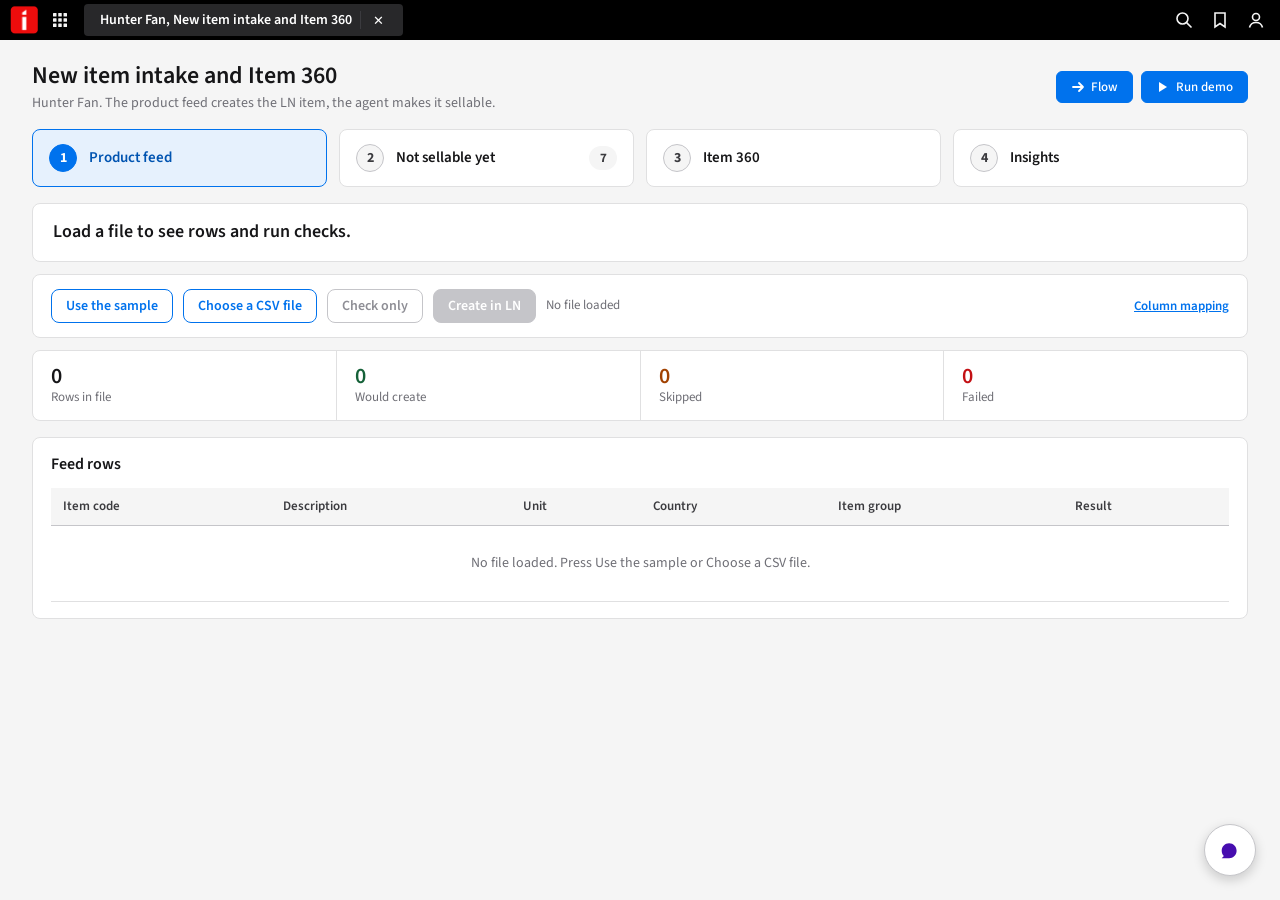
<file: prototypes/item360-v4.html>
<!doctype html>
<html lang="en">
<head>
  
  
  




<meta charset="UTF-8">
<meta name="viewport" content="width=device-width, initial-scale=1.0">
<title>Hunter Fan, New item intake and Item 360</title>
<link rel="preconnect" href="https://fonts.googleapis.com">
<link rel="preconnect" href="https://fonts.gstatic.com" crossorigin>
<link href="https://fonts.googleapis.com/css2?family=Source+Sans+3:wght@400;600;700&display=swap" rel="stylesheet">
<style>
:root{
  --ids-color-background-default:#ffffff;
  --ids-color-background-elevated:#ffffff;
  --ids-color-neutral-10:#f5f5f5;
  --ids-color-neutral-20:#e0e0e1;
  --ids-color-neutral-30:#c5c5c9;
  --ids-color-neutral-90:#28282a;
  --ids-color-border-weak:#bbbbbf;
  --ids-color-border-weaker:#e0e0e1;
  --ids-color-border-strong:#525257;
  --ids-color-foreground-default-default:#161618;
  --ids-color-foreground-default-secondary:#3b3b3f;
  --ids-color-foreground-default-tertiary:#6f6f76;
  --ids-color-foreground-light-default:#f5f5f5;
  --ids-color-accent-neutral-weakest:#f5f5f5;
  --ids-color-accent-neutral-weaker:#e0e0e1;
  --ids-color-accent-blue-stronger:#0054b1;
  --ids-color-action-default:#0072ed;
  --ids-color-action-stronger:#0066d4;
  --ids-color-action-strongest:#004a99;
  --ids-color-action-weakest:#e6f1fd;
  --ids-color-blue-10:#e6f1fd;
  --ids-color-blue-40:#55a3f3;
  --ids-color-info-default:#0072ed;      --ids-color-info-weak:#e6f1fd;
  --ids-color-success-default:#2ac371;   --ids-color-success-weak:#ebf9f1;  --ids-color-success-stronger:#156138;
  --ids-color-warning-default:#f98300;   --ids-color-warning-weak:#fef2e5;  --ids-color-warning-stronger:#a14100;
  --ids-color-error-default:#da1217;     --ids-color-error-weak:#fbe7e8;    --ids-color-error-stronger:#c31014;
  --ids-color-accent-teal-strong:#39a9aa;
  --ids-ai-flat:#460DAF;
  --ids-color-accent-purple-weakest:#f1ebfc;
  --ids-font-family-default:'Source Sans 3','Source Sans Pro',Arial,sans-serif;
  --ids-font-size-3xs:10px; --ids-font-size-2xs:13px; --ids-font-size-xs:14px;
  --ids-font-size-sm:16px;  --ids-font-size-md:20px;  --ids-font-size-lg:24px;
  --ids-font-size-xl:28px;  --ids-font-size-2xl:32px; --ids-font-size-3xl:40px;
  --ids-font-weight-normal:400; --ids-font-weight-strong:600;
  --ids-space-2xs:4px; --ids-space-xs:8px; --ids-space-sm:16px; --ids-space-lg:32px;
  --ids-border-radius-2xs:2px; --ids-border-radius-xs:4px; --ids-border-radius-sm:6px;
  --ids-border-radius-circle:9999px;
  --ids-masthead-height:40px;
  --ids-widget-border-radius:8px;
  --ids-widget-shadow:0 0 8px rgba(0,0,0,.1);
  --ids-button-height:34px;
  --ids-button-radius:8px;
  --ids-overlay-background-color:rgb(0 0 0 / 0.5);
  --ids-modal-shadow-default:0px 0px 8px 0px rgb(0 0 0 / 0.10);
}
*,*::before,*::after{box-sizing:border-box;margin:0;padding:0}
button,input,select,textarea{font-family:inherit}
body{
  font-family:var(--ids-font-family-default);
  font-size:var(--ids-font-size-sm);
  color:var(--ids-color-foreground-default-default);
  background:var(--ids-color-neutral-10);
  line-height:1.35;-webkit-font-smoothing:antialiased;
}
.ids-masthead{height:40px;background:#000000;display:flex;align-items:center;padding-inline:8px;gap:8px;position:sticky;top:0;z-index:200}
.mh-start,.mh-end{display:flex;align-items:center;gap:4px}
.mh-logo-btn,.mh-bento-btn,.mh-icon-btn{width:32px;height:32px;display:inline-flex;align-items:center;justify-content:center;background:none;border:0;cursor:pointer;border-radius:4px;color:#f5f5f5;padding:0}
.mh-icon-btn:hover,.mh-bento-btn:hover{background:#28282a;color:#ffffff}
.mh-tabs{display:flex;align-items:center;flex:1;min-width:0;gap:4px}
.mh-tab{display:inline-flex;align-items:center;gap:8px;height:32px;padding-inline:16px;background:#28282a;border-radius:4px;color:#ffffff;font-size:14px;font-weight:600;max-width:560px}
.mh-tab-label{white-space:nowrap;overflow:hidden;text-overflow:ellipsis}
.mh-tab-divider{width:1px;height:18px;background:#3b3b3f}
.mh-tab-close{width:18px;height:18px;background:none;border:0;cursor:pointer;color:#ffffff}
.mh-end{margin-left:auto}


.app-wrap{max-width:1760px;margin:0 auto;padding:20px 32px 64px}
.ws-titlebar{display:flex;align-items:center;justify-content:space-between;gap:16px;margin-bottom:16px}
.ws-title{font-size:24px;font-weight:600;color:#161618}
.ws-subtitle{font-size:14px;color:#6f6f76;margin-top:2px}
.app-actions{display:flex;align-items:center;gap:8px}


.console-tabs{display:grid;grid-template-columns:repeat(4,1fr);gap:12px;margin-bottom:16px}
.ctab{display:flex;align-items:center;gap:12px;background:#ffffff;border:1px solid #e0e0e1;border-radius:8px;padding:14px 16px;cursor:pointer;font-family:inherit;text-align:left;width:100%;transition:background .12s,border-color .12s}
.ctab:hover{background:#f5f5f5}
.ctab.active{background:#e6f1fd;border-color:#0072ed}
.ctab-num{width:28px;height:28px;border-radius:9999px;background:#f5f5f5;border:1px solid #c5c5c9;color:#3b3b3f;font-size:14px;font-weight:700;display:inline-flex;align-items:center;justify-content:center;flex-shrink:0}
.ctab.active .ctab-num{background:#0072ed;border-color:#0072ed;color:#ffffff}
.ctab-body{flex:1;min-width:0}
.ctab-ttl{font-size:15px;font-weight:600;color:#161618;line-height:1.25}
.ctab.active .ctab-ttl{color:#0054b1}
.ctab-count{display:inline-flex;align-items:center;justify-content:center;min-width:28px;height:24px;padding:0 8px;border-radius:9999px;background:#f5f5f5;color:#3b3b3f;font-size:13px;font-weight:700;flex-shrink:0}
.ctab.active .ctab-count{background:#0072ed;color:#ffffff}
.ctab-count[hidden]{display:none}


.tab-panel{display:none}
.tab-panel.active{display:block}


.answer-band{background:#ffffff;border:1px solid #e0e0e1;border-radius:8px;padding:16px 20px;margin-bottom:12px}
.answer-line{font-size:18px;font-weight:600;color:#161618;line-height:1.35}


.counts-strip{background:#ffffff;border:1px solid #e0e0e1;border-radius:8px;padding:0;margin-bottom:16px;display:flex;align-items:stretch;overflow:hidden}
.count-cell{flex:1;padding:14px 18px;display:flex;flex-direction:column;gap:2px;border-right:1px solid #e0e0e1}
.count-cell:last-child{border-right:0}
.count-val{font-size:22px;font-weight:600;color:#161618;line-height:1}
.count-val.ok{color:#156138}
.count-val.wait{color:#a14100}
.count-val.err{color:#c31014}
.count-lbl{font-size:13px;color:#6f6f76}


.card{background:#ffffff;border:1px solid #e0e0e1;border-radius:8px;padding:16px 18px;margin-bottom:16px}
.card-h{font-size:16px;font-weight:600;color:#161618;margin-bottom:12px;display:flex;align-items:center;gap:10px}


.loader-row{display:flex;align-items:center;gap:10px;flex-wrap:wrap;background:#ffffff;border:1px solid #e0e0e1;border-radius:8px;padding:14px 18px;margin-bottom:12px}
.loader-file{font-size:13px;color:#3b3b3f;font-family:'Source Sans 3',monospace}
.loader-file.empty{color:#6f6f76}
.loader-link{background:none;border:0;color:#0072ed;font-size:13px;font-weight:600;cursor:pointer;text-decoration:underline;padding:0;margin-left:auto;font-family:inherit}
.loader-link:hover{color:#0066d4}


.data-tbl{width:100%;border-collapse:collapse;font-size:14px}
.data-tbl thead th{background:#f5f5f5;text-align:left;padding:10px 12px;font-weight:600;font-size:13px;color:#3b3b3f;border-bottom:1px solid #c5c5c9;white-space:nowrap}
.data-tbl tbody td{padding:12px;border-bottom:1px solid #e0e0e1;vertical-align:top;font-size:14px}
.data-tbl tbody td.wrap{white-space:normal;word-break:break-word}
.data-tbl .cell-item{font-weight:600;color:#161618;white-space:nowrap}
.data-tbl .cell-desc{white-space:normal;word-break:break-word}


.badge{display:inline-flex;align-items:center;gap:4px;padding:3px 10px;border-radius:9999px;font-size:13px;font-weight:600;line-height:16px;white-space:nowrap}
.badge.ok{background:#ebf9f1;color:#156138}
.badge.err{background:#fbe7e8;color:#c31014}
.badge.wait{background:#fef2e5;color:#a14100}
.badge.info{background:#e6f1fd;color:#0054b1}
.badge.ai{background:#f1ebfc;color:#460daf}
.badge.neu{background:#f5f5f5;color:#28282a}


.btn{display:inline-flex;align-items:center;gap:6px;height:34px;padding:0 14px;border-radius:8px;border:1px solid transparent;font-size:14px;font-weight:600;cursor:pointer;white-space:nowrap;font-family:inherit}
.btn.primary{background:#0072ed;color:#ffffff;border-color:#0072ed}
.btn.primary:hover{background:#0066d4;border-color:#0066d4}
.btn.primary:disabled{background:#c5c5c9;border-color:#c5c5c9;color:#ffffff;cursor:not-allowed}
.btn.sec{background:#ffffff;color:#0072ed;border-color:#0072ed}
.btn.sec:hover{background:#e6f1fd}
.btn.sec:disabled{color:#8e8e95;border-color:#c5c5c9;cursor:not-allowed}
.btn.ter{background:none;color:#3b3b3f}
.btn.ter:hover{background:#f5f5f5}
.btn.sm{height:28px;padding:0 10px;font-size:13px}
.flow-btn-launch,.run-demo-btn{display:inline-flex;align-items:center;gap:6px;height:32px;padding:0 14px;border-radius:6px;font-size:13px;font-weight:500;background:#0072ed;color:#ffffff;border:1px solid #0072ed;cursor:pointer;font-family:inherit;white-space:nowrap}
.flow-btn-launch:hover,.run-demo-btn:hover{background:#1c86ef;border-color:#1c86ef}
.run-demo-btn.running{background:#da1217;border-color:#da1217}


.ready-grid{display:grid;grid-template-columns:repeat(5,1fr);gap:12px}
.ready-cell{background:#f5f5f5;border:1px solid #e0e0e1;border-radius:6px;padding:12px}
.ready-cell.ok{background:#ebf9f1;border-color:#2ac371}
.ready-cell.miss{background:#fef2e5;border-color:#f98300}
.ready-cell-k{font-size:13px;color:#6f6f76;font-weight:600;text-transform:uppercase;letter-spacing:.3px}
.ready-cell-v{font-size:14px;font-weight:600;margin-top:4px}
.ready-cell.ok .ready-cell-v{color:#156138}
.ready-cell.miss .ready-cell-v{color:#a14100}
.ready-cell-note{font-size:13px;color:#3b3b3f;margin-top:6px;line-height:1.4}


.i360-top{display:grid;grid-template-columns:320px 1fr;gap:24px;margin-bottom:16px}
.i360-image{background:#f5f5f5;border:1px solid #e0e0e1;border-radius:8px;height:280px;display:flex;align-items:center;justify-content:center;position:relative;overflow:hidden}
.i360-image svg{width:220px;height:220px}
.i360-image-cap{position:absolute;bottom:10px;left:14px;background:rgba(255,255,255,0.95);padding:6px 10px;border-radius:4px;font-size:13px;color:#3b3b3f;font-weight:600}
.i360-head h2{font-size:22px;font-weight:600;color:#161618;margin-bottom:4px;word-break:break-word}
.i360-head .sub{font-size:14px;color:#6f6f76;margin-bottom:14px}
.i360-attrs{display:grid;grid-template-columns:repeat(3,1fr);gap:12px}
.i360-attr{background:#f5f5f5;border:1px solid #e0e0e1;border-radius:6px;padding:10px 12px}
.i360-attr-k{font-size:13px;color:#6f6f76;font-weight:600;text-transform:uppercase;letter-spacing:.3px}
.i360-attr-v{font-size:14px;color:#161618;font-weight:600;margin-top:2px}

.origin-strip{background:#f1ebfc;border:1px solid #c2a1f1;border-radius:8px;padding:14px 18px;margin-bottom:16px;display:flex;align-items:center;gap:12px;flex-wrap:wrap}
.origin-h{font-size:13px;color:#460daf;font-weight:700;text-transform:uppercase;letter-spacing:.4px}
.origin-v{font-size:15px;font-weight:600;color:#161618}


.sys-lanes{display:grid;grid-template-columns:repeat(4,1fr);gap:14px}
.sys-lane{background:#ffffff;border:1px solid #e0e0e1;border-radius:8px;padding:14px;min-height:130px;display:flex;flex-direction:column;gap:6px}
.sys-lane .sl-sys{font-size:13px;font-weight:700;color:#6f6f76;text-transform:uppercase;letter-spacing:.4px}
.sys-lane .sl-state{font-size:16px;font-weight:600;color:#161618}
.sys-lane .sl-time{font-size:13px;color:#3b3b3f}
.sys-lane .sl-why{font-size:13px;color:#3b3b3f;line-height:1.4;margin-top:auto}
.sys-lane.ok{background:#ebf9f1;border-color:#2ac371}
.sys-lane.ok .sl-state{color:#156138}


.missing-bars{display:flex;flex-direction:column;gap:12px}
.mb-row{display:grid;grid-template-columns:200px 1fr 40px;gap:12px;align-items:center}
.mb-lbl{font-size:14px;color:#161618}
.mb-track{height:22px;background:#f5f5f5;border-radius:4px;overflow:hidden}
.mb-fill{height:100%;background:#f98300;display:flex;align-items:center;padding-left:10px;color:#ffffff;font-weight:600;font-size:13px}
.mb-fill.zero{background:#c5c5c9}
.mb-count{font-size:14px;font-weight:600;color:#161618;text-align:right}


.gap-list{display:grid;grid-template-columns:repeat(2,1fr);gap:14px}
.gap-card{background:#ffffff;border:1px solid #e0e0e1;border-radius:8px;padding:16px;display:flex;flex-direction:column;gap:10px}
.gap-head{display:flex;align-items:flex-start;gap:10px;flex-wrap:wrap}
.gap-item{font-size:15px;font-weight:600;color:#161618;line-height:1.3;word-break:break-word}
.gap-item .code{color:#0054b1}
.gap-read{font-size:14px;color:#161618;line-height:1.5}
.gap-fix{font-size:14px;color:#3b3b3f;background:#f1ebfc;padding:10px 12px;border-radius:6px;line-height:1.5}
.gap-fix .from{font-size:13px;color:#6f6f76;margin-top:4px}
.gap-owner-row{display:flex;align-items:center;justify-content:space-between;gap:10px;background:#f5f5f5;border-radius:6px;padding:10px 12px;flex-wrap:wrap}
.gap-owner-k{font-size:13px;color:#6f6f76;font-weight:600;text-transform:uppercase;letter-spacing:.3px}
.gap-owner-v{font-size:14px;color:#161618;font-weight:600}
.gap-actions{display:flex;gap:6px;flex-wrap:wrap}


.insights-grid{display:grid;grid-template-columns:1fr 1fr;gap:16px;margin-bottom:16px}
.chart-card{background:#ffffff;border:1px solid #e0e0e1;border-radius:8px;padding:16px 18px}
.chart-card.full{width:100%}
.chart-h{font-size:16px;font-weight:600;color:#161618;margin-bottom:6px}
.chart-sub{font-size:13px;color:#6f6f76;margin-bottom:14px}
.bar-chart{display:flex;align-items:flex-end;gap:16px;height:200px;padding-top:10px;border-bottom:1px solid #c5c5c9}
.bar-chart.full{width:100%}
.bar-col{flex:1;display:flex;flex-direction:column;align-items:center;justify-content:flex-end;height:100%;position:relative}
.bar-val{font-size:13px;font-weight:600;color:#161618;margin-bottom:4px}
.bar-fill{width:100%;max-width:46px;background:#0072ed;border-radius:3px 3px 0 0;min-height:24px}
.bar-fill.g{background:#2ac371}
.bar-fill.a{background:#f98300}
.bar-lbl{font-size:13px;color:#3b3b3f;margin-top:8px;text-align:center}
.hbar-list{display:flex;flex-direction:column;gap:12px}
.hbar{display:flex;align-items:center;gap:12px}
.hbar-lbl{width:200px;font-size:14px;color:#161618;flex-shrink:0}
.hbar-track{flex:1;height:26px;background:#f5f5f5;border-radius:4px;overflow:hidden}
.hbar-fill{height:100%;background:#da1217;display:flex;align-items:center;padding-left:10px;color:#ffffff;font-weight:600;font-size:13px}
.hbar-count{font-size:14px;font-weight:600;color:#161618;width:40px;text-align:right}


.wgt-modal-overlay{position:fixed;inset:0;z-index:400;display:none;align-items:center;justify-content:center;padding:24px}
.wgt-modal-overlay.open{display:flex}
.wgt-modal-backdrop{position:absolute;inset:0;background:rgba(0,0,0,.5)}
.wgt-modal-dialog{position:relative;background:#ffffff;border-radius:8px;box-shadow:0 20px 60px rgba(0,0,0,.3);width:min(900px,95vw);max-height:85vh;display:flex;flex-direction:column;overflow:hidden}
.wgt-modal-dialog.sm{width:min(560px,95vw)}
.mdl-header{display:flex;align-items:center;justify-content:space-between;padding:16px 20px;border-bottom:1px solid #e0e0e1}
.mdl-title{font-size:18px;font-weight:600}
.mdl-close{width:32px;height:32px;background:none;border:0;border-radius:6px;cursor:pointer;font-size:16px;color:#3b3b3f}
.mdl-close:hover{background:#f5f5f5}
.mdl-body{flex:1;overflow:auto;padding:20px;font-size:14px}
.mdl-footer{display:flex;justify-content:flex-end;gap:8px;padding:14px 20px;border-top:1px solid #e0e0e1}


.flow-modal{position:fixed;inset:0;z-index:400;display:none;align-items:center;justify-content:center;padding:24px}
.flow-modal.open{display:flex}
.flow-backdrop{position:absolute;inset:0;background:rgba(0,0,0,.6)}
.flow-dialog{position:relative;background:#ffffff;border-radius:12px;width:min(1200px,96vw);max-height:92vh;display:flex;flex-direction:column;overflow:hidden}
.flow-header{padding:18px 24px;border-bottom:1px solid #e0e0e1;display:flex;align-items:center;justify-content:space-between}
.flow-title{font-size:20px;font-weight:600}
.flow-eyebrow{font-size:13px;color:#460daf;font-weight:700;text-transform:uppercase;letter-spacing:.4px}
.flow-close{width:34px;height:34px;border:1px solid #e0e0e1;background:#ffffff;border-radius:50%;cursor:pointer;font-size:16px}
.flow-stage{flex:1;background:#f5f5f5;padding:24px 28px;overflow:auto}
.flow-row{margin-bottom:22px}
.flow-row-h{display:flex;align-items:center;gap:10px;margin-bottom:10px}
.flow-row-eyebrow{font-size:13px;font-weight:700;color:#460daf;text-transform:uppercase;letter-spacing:.4px}
.flow-row-title{font-size:16px;font-weight:600;color:#161618}
.flow-nodes{display:grid;grid-template-columns:repeat(5,1fr);gap:12px}
.flow-node{background:#ffffff;border:2px solid #e0e0e1;border-radius:10px;padding:14px 12px;text-align:center;position:relative;min-height:120px}
.flow-node .sn{position:absolute;top:-12px;left:50%;transform:translateX(-50%);width:24px;height:24px;border-radius:50%;background:#ffffff;border:2px solid #c5c5c9;font-size:13px;font-weight:700;display:flex;align-items:center;justify-content:center;color:#3b3b3f}
.flow-node .nn{font-size:13px;font-weight:700;color:#161618;margin-top:6px;line-height:1.3}
.flow-node .nb{font-size:13px;color:#3b3b3f;margin-top:6px;line-height:1.4}
.flow-note{font-size:13px;color:#3b3b3f;background:#ffffff;border:1px dashed #c5c5c9;border-radius:6px;padding:10px 12px;margin-top:10px;line-height:1.5}


.map-tbl{width:100%;border-collapse:collapse;font-size:14px}
.map-tbl th,.map-tbl td{padding:10px 12px;border-bottom:1px solid #e0e0e1;text-align:left}
.map-tbl th{background:#f5f5f5;font-size:13px;color:#3b3b3f;font-weight:600}


.demo-controls{position:fixed;bottom:20px;left:50%;transform:translateX(-50%);display:none;align-items:center;gap:6px;background:#ffffff;border:1px solid #e0e0e1;border-radius:50px;padding:7px 10px;z-index:10001;box-shadow:0 8px 24px rgba(0,0,0,.2)}
.demo-controls.visible{display:flex}
.demo-btn{width:38px;height:38px;border-radius:50%;border:none;background:transparent;color:#3b3b3f;cursor:pointer;font-size:14px}
.demo-btn:hover{background:#e6f1fd;color:#0072ed}
.demo-btn.play{background:#0072ed;color:#ffffff;width:44px;height:44px}
.demo-status{padding:0 12px;font-size:13px;color:#6f6f76}
.caption-bar{position:fixed;bottom:90px;left:50%;transform:translateX(-50%);max-width:880px;width:88%;background:#ffffff;border:1px solid #e0e0e1;border-radius:14px;padding:14px 24px;font-size:15px;line-height:1.5;text-align:center;box-shadow:0 8px 24px rgba(0,0,0,.2);z-index:10000;display:none}
.caption-bar.visible{display:block}
.caption-step{font-size:13px;color:#6f6f76;text-transform:uppercase;letter-spacing:.5px;margin-bottom:6px}
.highlight{outline:2px solid #0072ed!important;outline-offset:3px;box-shadow:0 0 0 6px rgba(0,114,237,.18)!important;border-radius:8px}

.smp-launcher{position:fixed;bottom:24px;right:24px;width:52px;height:52px;border-radius:50%;background:#ffffff;border:1px solid #c5c5c9;box-shadow:0 4px 12px rgba(0,0,0,.18);display:flex;align-items:center;justify-content:center;cursor:pointer;z-index:260}

@media (max-width:1200px){
  .i360-top{grid-template-columns:1fr}
  .insights-grid{grid-template-columns:1fr}
  .gap-list{grid-template-columns:1fr}
  .console-tabs{grid-template-columns:1fr 1fr}
}
</style>

</head>
<body>
<header class="ids-masthead" role="banner">
  <div class="mh-start">
    <button class="mh-logo-btn" type="button" aria-label="Infor home"><img class="mh-logo-default" src="[data-uri]" width="28" height="28" alt="" aria-hidden="true"></button>
    <button class="mh-bento-btn" type="button" aria-label="App menu">
      <svg width="18" height="18" viewBox="0 0 18 18" fill="currentColor" aria-hidden="true"><rect x="2" y="2" width="3.5" height="3.5" rx="0.5"/><rect x="7.25" y="2" width="3.5" height="3.5" rx="0.5"/><rect x="12.5" y="2" width="3.5" height="3.5" rx="0.5"/><rect x="2" y="7.25" width="3.5" height="3.5" rx="0.5"/><rect x="7.25" y="7.25" width="3.5" height="3.5" rx="0.5"/><rect x="12.5" y="7.25" width="3.5" height="3.5" rx="0.5"/><rect x="2" y="12.5" width="3.5" height="3.5" rx="0.5"/><rect x="7.25" y="12.5" width="3.5" height="3.5" rx="0.5"/><rect x="12.5" y="12.5" width="3.5" height="3.5" rx="0.5"/></svg>
    </button>
  </div>
  <div class="mh-tabs">
    <div class="mh-tab">
      <span class="mh-tab-label">Hunter Fan, New item intake and Item 360</span>
      <span class="mh-tab-divider" aria-hidden="true"></span>
      <button class="mh-tab-close" type="button" aria-label="Close tab">✕</button>
    </div>
  </div>
  <div class="mh-end">
    <button class="mh-icon-btn" type="button" aria-label="Search"><svg width="18" height="18" viewBox="0 0 18 18" fill="none" stroke="currentColor" stroke-width="1.6"><circle cx="7.5" cy="7.5" r="5.5"/><path d="M11.6 11.6L16.5 16.5"/></svg></button>
    <button class="mh-icon-btn" type="button" aria-label="Bookmarks"><svg width="18" height="18" viewBox="0 0 18 18" fill="none" stroke="currentColor" stroke-width="1.6"><path d="M4 2h10v14l-5-3.5L4 16V2z"/></svg></button>
    <button class="mh-icon-btn" type="button" aria-label="Profile"><svg width="18" height="18" viewBox="0 0 18 18" fill="none" stroke="currentColor" stroke-width="1.6"><circle cx="9" cy="6" r="3.5"/><path d="M2.5 16.5c.8-3.3 3.4-5 6.5-5s5.7 1.7 6.5 5"/></svg></button>
  </div>
</header>

<main class="app-wrap">
  <div class="ws-titlebar">
    <div>
      <div class="ws-title">New item intake and Item 360</div>
      <div class="ws-subtitle">Hunter Fan. The product feed creates the LN item, the agent makes it sellable.</div>
    </div>
    <div class="app-actions">
      <button class="flow-btn-launch" id="flowBtn" onclick="HFOpenFlow()">
        <svg viewBox="0 0 14 14" width="14" height="14" fill="none" stroke="currentColor" stroke-width="1.8"><path d="M2 7h10M8 3l4 4-4 4" stroke-linecap="round" stroke-linejoin="round"/></svg>
        Flow
      </button>
      <button class="run-demo-btn" id="runDemoBtn">
        <svg viewBox="0 0 14 14" width="14" height="14" fill="currentColor"><path d="M3 2v10l8-5-8-5z"/></svg>
        <span id="runDemoLabel">Run demo</span>
      </button>
    </div>
  </div>

  
  <div class="console-tabs" role="tablist">
    <button class="ctab active" data-tab="feed" role="tab">
      <span class="ctab-num">1</span>
      <span class="ctab-body"><span class="ctab-ttl">Product feed</span></span>
      <span class="ctab-count" id="tabCountFeed" hidden>12</span>
    </button>
    <button class="ctab" data-tab="notsellable" role="tab">
      <span class="ctab-num">2</span>
      <span class="ctab-body"><span class="ctab-ttl">Not sellable yet</span></span>
      <span class="ctab-count" id="tabCountGaps">7</span>
    </button>
    <button class="ctab" data-tab="item360" role="tab">
      <span class="ctab-num">3</span>
      <span class="ctab-body"><span class="ctab-ttl">Item 360</span></span>
    </button>
    <button class="ctab" data-tab="insights" role="tab">
      <span class="ctab-num">4</span>
      <span class="ctab-body"><span class="ctab-ttl">Insights</span></span>
    </button>
  </div>

  
  <section class="tab-panel active" data-panel="feed">
    <div class="answer-band">
      <div class="answer-line" id="feedAnswer">The 08:14 feed brought 12 rows. Press Check only, then Create in LN to add 10 items.</div>
    </div>

    <div class="loader-row">
      <button class="btn sec" id="btnSample">Use the sample</button>
      <button class="btn sec" id="btnChoose">Choose a CSV file</button>
      <button class="btn sec" id="btnCheck" disabled>Check only</button>
      <button class="btn primary" id="btnCreate" disabled>Create in LN</button>
      <span class="loader-file empty" id="loaderFile">No file loaded</span>
      <button class="loader-link" onclick="openWgtModal('mapModal')">Column mapping</button>
    </div>

    <div class="counts-strip">
      <div class="count-cell"><div class="count-val" id="cntRows">0</div><div class="count-lbl">Rows in file</div></div>
      <div class="count-cell"><div class="count-val ok" id="cntCreate">0</div><div class="count-lbl" id="cntCreateLbl">Would create</div></div>
      <div class="count-cell"><div class="count-val wait" id="cntSkip">0</div><div class="count-lbl">Skipped</div></div>
      <div class="count-cell"><div class="count-val err" id="cntFail">0</div><div class="count-lbl">Failed</div></div>
    </div>

    <div class="card">
      <div class="card-h">Feed rows</div>
      <table class="data-tbl">
        <thead>
          <tr>
            <th>Item code</th>
            <th>Description</th>
            <th>Unit</th>
            <th>Country</th>
            <th>Item group</th>
            <th>Result</th>
          </tr>
        </thead>
        <tbody id="feedRows"></tbody>
      </table>
    </div>
  </section>

  
  <section class="tab-panel" data-panel="notsellable">
    <div class="answer-band">
      <div class="answer-line">10 items created. 3 are ready to sell. 7 are not sellable yet, most often the price book line.</div>
    </div>

    <div class="counts-strip">
      <div class="count-cell"><div class="count-val" id="nsTotal">7</div><div class="count-lbl">Not sellable yet</div></div>
      <div class="count-cell"><div class="count-val wait">3</div><div class="count-lbl">Owners</div></div>
      <div class="count-cell"><div class="count-val ok">6</div><div class="count-lbl">Approved today</div></div>
      <div class="count-cell"><div class="count-val" id="nsApproved">0</div><div class="count-lbl">Approved this session</div></div>
    </div>

    <div class="card">
      <div class="card-h">Items missing each check</div>
      <div class="missing-bars" id="missingBars"></div>
    </div>

    <div class="gap-list" id="gapList"></div>
  </section>

  
  <section class="tab-panel" data-panel="item360">
    <div class="answer-band">
      <div class="answer-line">Aria 44 inch matte black. Created in LN at 08:14, ready to sell at 09:03 after Priya approved 1 price book line.</div>
    </div>

    <div class="counts-strip">
      <div class="count-cell"><div class="count-val ok">5 of 5</div><div class="count-lbl">Setup checks met</div></div>
      <div class="count-cell"><div class="count-val">08:14</div><div class="count-lbl">Created in LN</div></div>
      <div class="count-cell"><div class="count-val ok">09:03</div><div class="count-lbl">Ready to sell</div></div>
      <div class="count-cell"><div class="count-val">1</div><div class="count-lbl">Gap filled by agent</div></div>
    </div>

    <div class="i360-top">
      <div class="i360-image">
        <svg viewBox="0 0 200 200" fill="none" stroke="#161618" stroke-width="3">
          <circle cx="100" cy="100" r="18" fill="#28282a"/>
          <path d="M100 82 C 50 60, 20 50, 25 95 C 60 95, 90 85, 100 82 Z" fill="#28282a"/>
          <path d="M118 100 C 140 50, 150 20, 105 25 C 105 60, 115 90, 118 100 Z" fill="#28282a"/>
          <path d="M100 118 C 150 140, 180 150, 175 105 C 140 105, 110 115, 100 118 Z" fill="#28282a"/>
          <path d="M82 100 C 60 150, 50 180, 95 175 C 95 140, 85 110, 82 100 Z" fill="#28282a"/>
          <circle cx="100" cy="100" r="7" fill="#f5f5f5"/>
          <rect x="92" y="118" width="16" height="22" fill="#28282a"/>
          <circle cx="100" cy="146" r="8" fill="#f5f5f5" stroke="#28282a" stroke-width="2"/>
        </svg>
        <div class="i360-image-cap">Product feed image</div>
      </div>
      <div class="i360-head">
        <h2>ARIA-44-MB. Aria 44 inch smart fan, matte black</h2>
        <div class="sub">Created in LN today 08:14. Ready to sell 09:03. 1 gap filled.</div>
        <div class="i360-attrs">
          <div class="i360-attr"><div class="i360-attr-k">Inventory unit</div><div class="i360-attr-v">EA</div></div>
          <div class="i360-attr"><div class="i360-attr-k">Country of origin</div><div class="i360-attr-v">VN</div></div>
          <div class="i360-attr"><div class="i360-attr-k">Item group</div><div class="i360-attr-v">FIN-FAN-SMART</div></div>
          <div class="i360-attr"><div class="i360-attr-k">Product type</div><div class="i360-attr-v">Finished good</div></div>
          <div class="i360-attr"><div class="i360-attr-k">Order system</div><div class="i360-attr-v">SIC</div></div>
          <div class="i360-attr"><div class="i360-attr-k">Finish</div><div class="i360-attr-v">Matte black</div></div>
        </div>
      </div>
    </div>

    <div class="origin-strip">
      <span class="origin-h">Where it started</span>
      <span class="origin-v">Product feed, Oct 30 08:14, row 4</span>
      <span class="badge ai">Core fields written by feed</span>
    </div>

    <div class="card">
      <div class="card-h">Item setup readiness <span class="badge ok">Ready to sell</span></div>
      <div class="ready-grid">
        <div class="ready-cell ok"><div class="ready-cell-k">Sales data</div><div class="ready-cell-v">Met</div><div class="ready-cell-note">Sales UOM, price group, tax code set.</div></div>
        <div class="ready-cell ok"><div class="ready-cell-k">Price book line</div><div class="ready-cell-v">Met</div><div class="ready-cell-note">Priya approved at 09:02, copied from ARIA-44-BN.</div></div>
        <div class="ready-cell ok"><div class="ready-cell-k">Warehouse data</div><div class="ready-cell-v">Met</div><div class="ready-cell-note">Ship-from WH-FIN-FG-01 set with locations.</div></div>
        <div class="ready-cell ok"><div class="ready-cell-k">Purchase data</div><div class="ready-cell-v">Met</div><div class="ready-cell-note">Primary supplier SUPP-ARIA-MFG set.</div></div>
        <div class="ready-cell ok"><div class="ready-cell-k">Standard cost</div><div class="ready-cell-v">Met</div><div class="ready-cell-note">Rolled from BOM at 09:00.</div></div>
      </div>
    </div>

    <div class="card">
      <div class="card-h">Where it stands in each system</div>
      <div class="sys-lanes">
        <div class="sys-lane ok"><div class="sl-sys">LN</div><div class="sl-state">Created</div><div class="sl-time">Today 08:14</div><div class="sl-why">Written from product feed row 4, core fields only.</div></div>
        <div class="sys-lane ok"><div class="sl-sys">Ready to sell</div><div class="sl-state">Reached</div><div class="sl-time">Today 09:03</div><div class="sl-why">All 5 setup checks Met after Priya approved the price book line.</div></div>
        <div class="sys-lane ok"><div class="sl-sys">CPQ</div><div class="sl-state">Quotable</div><div class="sl-time">Today 09:12</div><div class="sl-why">Picked up on LN sync after Ready to sell.</div></div>
        <div class="sys-lane ok"><div class="sl-sys">Retail feed</div><div class="sl-state">Picked up</div><div class="sl-time">Today 09:20</div><div class="sl-why">Product content system picked up the sellable item.</div></div>
      </div>
    </div>
  </section>

  
  <section class="tab-panel" data-panel="insights">
    <div class="answer-band">
      <div class="answer-line">Minutes from feed file to item created, and hours from created to ready to sell, by week.</div>
    </div>

    <div class="counts-strip">
      <div class="count-cell"><div class="count-val ok">0.4m</div><div class="count-lbl">Median file to created</div></div>
      <div class="count-cell"><div class="count-val">3h</div><div class="count-lbl">Median created to ready to sell</div></div>
      <div class="count-cell"><div class="count-val ok">88%</div><div class="count-lbl">Agent proposals approved as-is</div></div>
      <div class="count-cell"><div class="count-val">18</div><div class="count-lbl">Price book line missing this month</div></div>
    </div>

    <div class="insights-grid">
      <div class="chart-card">
        <div class="chart-h">Hours from created in LN to ready to sell, by week</div>
        <div class="chart-sub">Median hours, lower is better. Target 4 hours.</div>
        <div class="bar-chart">
          <div class="bar-col"><span class="bar-val">38h</span><div class="bar-fill a" style="height:70%"></div><span class="bar-lbl">Wk 12</span></div>
          <div class="bar-col"><span class="bar-val">26h</span><div class="bar-fill a" style="height:48%"></div><span class="bar-lbl">Wk 13</span></div>
          <div class="bar-col"><span class="bar-val">14h</span><div class="bar-fill a" style="height:26%"></div><span class="bar-lbl">Wk 14</span></div>
          <div class="bar-col"><span class="bar-val">6h</span><div class="bar-fill g" style="height:12%"></div><span class="bar-lbl">Wk 15</span></div>
          <div class="bar-col"><span class="bar-val">3h</span><div class="bar-fill g" style="height:6%"></div><span class="bar-lbl">Wk 16</span></div>
        </div>
      </div>
      <div class="chart-card">
        <div class="chart-h">Missing setup, by check</div>
        <div class="chart-sub">New items this month that reached LN with each setup check Missing.</div>
        <div class="hbar-list" style="margin-top:14px">
          <div class="hbar"><div class="hbar-lbl">Price book line</div><div class="hbar-track"><div class="hbar-fill" style="width:82%">18</div></div><div class="hbar-count">18</div></div>
          <div class="hbar"><div class="hbar-lbl">Purchase data</div><div class="hbar-track"><div class="hbar-fill" style="width:54%;background:#f98300">12</div></div><div class="hbar-count">12</div></div>
          <div class="hbar"><div class="hbar-lbl">Warehouse data</div><div class="hbar-track"><div class="hbar-fill" style="width:40%;background:#f98300">9</div></div><div class="hbar-count">9</div></div>
          <div class="hbar"><div class="hbar-lbl">Sales data</div><div class="hbar-track"><div class="hbar-fill" style="width:28%;background:#0072ed">6</div></div><div class="hbar-count">6</div></div>
          <div class="hbar"><div class="hbar-lbl">Standard cost</div><div class="hbar-track"><div class="hbar-fill" style="width:18%;background:#0072ed">4</div></div><div class="hbar-count">4</div></div>
        </div>
      </div>
    </div>

    <div class="chart-card full">
      <div class="chart-h">Minutes from feed file to item created, by week</div>
      <div class="chart-sub">Lower is better. Target under 2 minutes.</div>
      <div class="bar-chart full">
        <div class="bar-col"><span class="bar-val">360m</span><div class="bar-fill a" style="height:92%"></div><span class="bar-lbl">Wk 12</span></div>
        <div class="bar-col"><span class="bar-val">240m</span><div class="bar-fill a" style="height:62%"></div><span class="bar-lbl">Wk 13</span></div>
        <div class="bar-col"><span class="bar-val">60m</span><div class="bar-fill a" style="height:16%"></div><span class="bar-lbl">Wk 14</span></div>
        <div class="bar-col"><span class="bar-val">2m</span><div class="bar-fill g" style="height:5%"></div><span class="bar-lbl">Wk 15</span></div>
        <div class="bar-col"><span class="bar-val">0.4m</span><div class="bar-fill g" style="height:3%"></div><span class="bar-lbl">Wk 16</span></div>
      </div>
    </div>
  </section>
</main>


<div class="wgt-modal-overlay" id="createModal" role="dialog" aria-modal="true" aria-hidden="true">
  <div class="wgt-modal-backdrop" onclick="closeWgtModal('createModal')"></div>
  <div class="wgt-modal-dialog sm">
    <header class="mdl-header">
      <div class="mdl-title">Create 10 items in LN?</div>
      <button class="mdl-close" onclick="closeWgtModal('createModal')" aria-label="Close">✕</button>
    </header>
    <div class="mdl-body">
      <div style="font-size:14px;margin-bottom:12px">These 10 item codes will be written to LN. 1 skipped and 1 failed row are not included.</div>
      <div id="createList" style="background:#f5f5f5;border-radius:6px;padding:12px;font-size:14px;line-height:1.7"></div>
    </div>
    <footer class="mdl-footer">
      <button class="btn ter" onclick="closeWgtModal('createModal')">Cancel</button>
      <button class="btn primary" onclick="confirmCreate()">Create 10 items</button>
    </footer>
  </div>
</div>


<div class="wgt-modal-overlay" id="mapModal" role="dialog" aria-modal="true" aria-hidden="true">
  <div class="wgt-modal-backdrop" onclick="closeWgtModal('mapModal')"></div>
  <div class="wgt-modal-dialog sm">
    <header class="mdl-header">
      <div class="mdl-title">Column mapping</div>
      <button class="mdl-close" onclick="closeWgtModal('mapModal')" aria-label="Close">✕</button>
    </header>
    <div class="mdl-body">
      <table class="map-tbl">
        <thead><tr><th>Feed column</th><th>LN field</th></tr></thead>
        <tbody>
          <tr><td>item_code</td><td>Item</td></tr>
          <tr><td>description</td><td>Description</td></tr>
          <tr><td>inventory_unit</td><td>Inventory unit</td></tr>
          <tr><td>country_of_origin</td><td>Country of origin</td></tr>
          <tr><td>item_group</td><td>Item group</td></tr>
          <tr><td>product_type</td><td>Product type</td></tr>
          <tr><td>order_system</td><td>Order system</td></tr>
        </tbody>
      </table>
    </div>
    <footer class="mdl-footer">
      <button class="btn ter" onclick="closeWgtModal('mapModal')">Close</button>
    </footer>
  </div>
</div>


<div class="wgt-modal-overlay" id="gapModal" role="dialog" aria-modal="true" aria-hidden="true">
  <div class="wgt-modal-backdrop" onclick="closeWgtModal('gapModal')"></div>
  <div class="wgt-modal-dialog">
    <header class="mdl-header">
      <div class="mdl-title" id="gapModalTitle">Approve the proposed values</div>
      <button class="mdl-close" onclick="closeWgtModal('gapModal')" aria-label="Close">✕</button>
    </header>
    <div class="mdl-body" id="gapModalBody"></div>
    <footer class="mdl-footer">
      <button class="btn ter" onclick="closeWgtModal('gapModal')" id="gapRouteBtn">Route</button>
      <button class="btn sec" onclick="closeWgtModal('gapModal')" id="gapEditBtn">Edit values</button>
      <button class="btn primary" onclick="approveGap()" id="gapApproveBtn">Approve and write</button>
    </footer>
  </div>
</div>


<div class="flow-modal" id="flowModal" role="dialog" aria-modal="true" aria-hidden="true">
  <div class="flow-backdrop" onclick="HFCloseFlow()"></div>
  <div class="flow-dialog">
    <header class="flow-header">
      <div>
        <div class="flow-eyebrow">New item intake</div>
        <div class="flow-title">The product feed creates the item. The agent makes it sellable.</div>
      </div>
      <button class="flow-close" onclick="HFCloseFlow()" aria-label="Close">✕</button>
    </header>
    <div class="flow-stage">
      <div class="flow-row">
        <div class="flow-row-h">
          <span class="flow-row-eyebrow">Today</span>
          <span class="flow-row-title">The product feed creates the LN item, the agent completes setup, the item is ready to sell.</span>
        </div>
        <div class="flow-nodes">
          <div class="flow-node"><div class="sn">1</div><div class="nn">Feed file lands</div><div class="nb">Product content system drops the file in LN.</div></div>
          <div class="flow-node"><div class="sn">2</div><div class="nn">Item created in LN</div><div class="nb">Core fields only: code, description, UOM, origin, item group, product type, order system.</div></div>
          <div class="flow-node"><div class="sn">3</div><div class="nn">5 setup checks</div><div class="nb">Sales, price book line, warehouse, purchase, standard cost.</div></div>
          <div class="flow-node"><div class="sn">4</div><div class="nn">Agent proposes</div><div class="nb">Values copied from the most similar item. Routed to Marcus, Priya or Owen.</div></div>
          <div class="flow-node"><div class="sn">5</div><div class="nn">Ready to sell</div><div class="nb">All 5 checks Met. CPQ and the retail feed pick up the item.</div></div>
        </div>
      </div>
      <div class="flow-row">
        <div class="flow-row-h">
          <span class="flow-row-eyebrow">After PLM go-live</span>
          <span class="flow-row-title">Engineering releases in PLM. Send to Production creates the LN item and its BOM. The feed only updates the fields it owns.</span>
        </div>
        <div class="flow-nodes">
          <div class="flow-node"><div class="sn">1</div><div class="nn">Engineering release</div><div class="nb">A design engineer releases the revision in PLM.</div></div>
          <div class="flow-node"><div class="sn">2</div><div class="nn">Send to Production</div><div class="nb">Creates the LN item and its BOM in one step.</div></div>
          <div class="flow-node"><div class="sn">3</div><div class="nn">Same 5 checks</div><div class="nb">The agent runs the identical setup readiness checks.</div></div>
          <div class="flow-node"><div class="sn">4</div><div class="nn">Agent proposes gaps</div><div class="nb">Same proposals, same approvals, same audit trail.</div></div>
          <div class="flow-node"><div class="sn">5</div><div class="nn">Feed as updater</div><div class="nb">The product feed only updates the fields it owns: UPC, shipping dimensions, web eligibility.</div></div>
        </div>
        <div class="flow-note">After PLM go-live, engineering controls when an item exists. The product feed stops creating items and only updates the fields it owns.</div>
      </div>
    </div>
  </div>
</div>

<button class="smp-launcher" aria-label="Open assistant" onclick="void 0">
  <svg width="18" height="18" viewBox="0 0 18 18" fill="none">
    <path fill-rule="evenodd" clip-rule="evenodd" d="M0.7 9.8c0 2.1.8 4 2.2 5.3L0.7 17.3h7.1c.1 0 .2 0 .3 0 4.1 0 7.5-3.3 7.5-7.5s-3.3-7.5-7.5-7.5S0.7 5.7 0.7 9.8z" fill="#460daf"/>
  </svg>
</button>

<div class="demo-controls" id="demoControls">
  <button class="demo-btn" id="idsDemoPrev">◀</button>
  <button class="demo-btn play" id="idsDemoPlay">⏸</button>
  <button class="demo-btn" id="idsDemoNext">▶</button>
  <button class="demo-btn" id="idsDemoStop">■</button>
  <span class="demo-status" id="idsDemoStatus">Demo running</span>
</div>
<div class="caption-bar" id="capBar">
  <div class="caption-step" id="capStep">Step 1 of 15</div>
  <div id="capText">…</div>
</div>

<script>

var FEED_ROWS = [
  { code:'ARIA-52-MB',    desc:'Aria 52 inch smart fan, matte black',       unit:'EA', country:'VN', group:'FIN-FAN-SMART', outcome:'create' },
  { code:'ARIA-52-BN',    desc:'Aria 52 inch smart fan, brushed nickel',    unit:'EA', country:'VN', group:'FIN-FAN-SMART', outcome:'create' },
  { code:'ARIA-44-WH',    desc:'Aria 44 inch smart fan, white',             unit:'EA', country:'VN', group:'FIN-FAN-SMART', outcome:'create' },
  { code:'ARIA-44-MB',    desc:'Aria 44 inch smart fan, matte black',       unit:'EA', country:'VN', group:'FIN-FAN-SMART', outcome:'create' },
  { code:'COAST-52-FW',   desc:'Coastal 52 inch, fresh white',              unit:'EA', country:'MX', group:'FIN-FAN-OUT',   outcome:'create' },
  { code:'COAST-60-FW',   desc:'Coastal 60 inch, fresh white',              unit:'EA', country:'MX', group:'FIN-FAN-OUT',   outcome:'create' },
  { code:'ARIA-44-BN-A',  desc:'Aria 44 inch brushed nickel',               unit:'EA', country:'VN', group:'FIN-FAN-SMART', outcome:'skip',   reason:'Item already exists in LN' },
  { code:'SUMMIT-60-BK',  desc:'Summit 60 inch outdoor, black',             unit:'EA', country:'MX', group:'FIN-FAN-OUT',   outcome:'create' },
  { code:'ATLAS-96-BK',   desc:'Atlas 8 foot industrial, matte black',      unit:'EA', country:'VN', group:'FIN-FAN-IND',   outcome:'create' },
  { code:'ATLAS-96-BN',   desc:'Atlas 8 foot industrial, brushed nickel',   unit:'EA', country:'VN', group:'FIN-FAN-IND',   outcome:'create' },
  { code:'COAST-52-FW-NEW', desc:'Coastal 52 inch fresh white',             unit:'',   country:'MX', group:'FIN-FAN-OUT',   outcome:'fail',   reason:'Inventory unit blank on the feed row' },
  { code:'COAST-44-BN',   desc:'Coastal 44 inch, brushed nickel',           unit:'EA', country:'MX', group:'FIN-FAN-OUT',   outcome:'create' }
];

var FEED_STATE = 'empty'; 
var APPROVED = {};


var GAPS = [
  { code:'ARIA-44-MB', desc:'Aria 44 inch smart fan, matte black',
    check:'Price book line',
    read:'Created at 08:14. Priya approved the price book line at 09:02.',
    fix:'Copy the price book line from ARIA-44-BN (Aria 44 inch brushed nickel): unit price 329.00, price group FAN-SMART-44, effective today.',
    source:'ARIA-44-BN, Aria 44 inch brushed nickel',
    owner:'Priya Shah', role:'Pricing manager',
    approvedBy:'Priya Shah', approvedAt:'09:02' },
  { code:'ARIA-44-WH', desc:'Aria 44 inch smart fan, white',
    check:'Price book line',
    read:'The feed created this item at 08:14, but it has no price book line, so it cannot be sold.',
    fix:'Copy the price book line from ARIA-44-BN (Aria 44 inch brushed nickel): unit price 329.00, price group FAN-SMART-44, effective today.',
    source:'ARIA-44-BN, Aria 44 inch brushed nickel',
    owner:'Priya Shah', role:'Pricing manager' },
  { code:'ARIA-52-MB', desc:'Aria 52 inch smart fan, matte black',
    check:'Price book line and purchase data',
    read:'Missing a price book line and a primary supplier. The agent found a very similar matte black 44 inch and a shared supplier.',
    fix:'Price book line from ARIA-44-MB at the 52 inch tier (359.00). Primary supplier SUPP-ARIA-MFG with 14 day lead time.',
    source:'ARIA-44-MB for price, SUPP-ARIA-MFG for supplier',
    owner:'Marcus Lee', role:'Buyer' },
  { code:'ARIA-52-BN', desc:'Aria 52 inch smart fan, brushed nickel',
    check:'Price book line',
    read:'No price book line. The matte black 52 inch is almost identical.',
    fix:'Copy the price book line from ARIA-52-MB: unit price 359.00, price group FAN-SMART-52.',
    source:'ARIA-52-MB, Aria 52 inch matte black',
    owner:'Priya Shah', role:'Pricing manager' },
  { code:'COAST-52-FW', desc:'Coastal 52 inch, fresh white',
    check:'Warehouse data',
    read:'No ship-from warehouse set, so inventory cannot land anywhere.',
    fix:'Set ship-from WH-FIN-FG-01 with locations A-04 and A-05, copied from COAST-52-BN.',
    source:'COAST-52-BN, Coastal 52 inch brushed nickel',
    owner:'Owen Vance', role:'Manufacturing engineer' },
  { code:'COAST-60-FW', desc:'Coastal 60 inch, fresh white',
    check:'Sales data and price book line',
    read:'Sales UOM and tax code are blank, and there is no price book line.',
    fix:'Sales UOM EA, tax code TX-STD, price book line copied from COAST-60-BN at 419.00.',
    source:'COAST-60-BN, Coastal 60 inch brushed nickel',
    owner:'Priya Shah', role:'Pricing manager' },
  { code:'SUMMIT-60-BK', desc:'Summit 60 inch outdoor, black',
    check:'Price book line and standard cost',
    read:'Price book line is missing. Standard cost is waiting on a BOM roll because this is a new assembly.',
    fix:'Price book line from SUMMIT-60-WH at 299.00. Standard cost 118.40 proposed from the current BOM roll preview.',
    source:'SUMMIT-60-WH for price, BOM roll preview for cost',
    owner:'Owen Vance', role:'Manufacturing engineer' },
  { code:'ATLAS-96-BK', desc:'Atlas 8 foot industrial, matte black',
    check:'Purchase data',
    read:'No primary supplier on the item, so a buyer cannot cut a PO against it.',
    fix:'Primary supplier SUPP-ATLAS-MFG, 21 day lead time, minimum order quantity 10, copied from ATLAS-96-BN.',
    source:'ATLAS-96-BN, Atlas 8 foot brushed nickel',
    owner:'Marcus Lee', role:'Buyer' }
];


function setFeedState(s){ FEED_STATE = s; renderFeed(); }

function renderFeed(){
  var rows = document.getElementById('feedRows');
  var cntRows = document.getElementById('cntRows');
  var cntCreate = document.getElementById('cntCreate');
  var cntCreateLbl = document.getElementById('cntCreateLbl');
  var cntSkip = document.getElementById('cntSkip');
  var cntFail = document.getElementById('cntFail');
  var btnCheck = document.getElementById('btnCheck');
  var btnCreate = document.getElementById('btnCreate');
  var loaderFile = document.getElementById('loaderFile');
  var feedAnswer = document.getElementById('feedAnswer');
  var tabCountFeed = document.getElementById('tabCountFeed');

  if(FEED_STATE==='empty'){
    rows.innerHTML = '<tr><td colspan="6" style="text-align:center;color:#6f6f76;padding:28px">No file loaded. Press Use the sample or Choose a CSV file.</td></tr>';
    cntRows.textContent='0'; cntCreate.textContent='0'; cntSkip.textContent='0'; cntFail.textContent='0';
    cntCreateLbl.textContent='Would create';
    btnCheck.disabled = true; btnCreate.disabled = true;
    loaderFile.className='loader-file empty'; loaderFile.textContent='No file loaded';
    feedAnswer.textContent='Load a file to see rows and run checks.';
    if(tabCountFeed) tabCountFeed.hidden = true;
    return;
  }

  loaderFile.className='loader-file'; loaderFile.textContent='product_feed_2026-10-30_0814.csv';
  cntRows.textContent='12';
  if(tabCountFeed){ tabCountFeed.hidden = false; tabCountFeed.textContent='12'; }

  rows.innerHTML = FEED_ROWS.map(function(r){
    var result = '';
    if(FEED_STATE==='loaded'){
      result = '<span class="badge neu">Not checked</span>';
    } else if(FEED_STATE==='checked'){
      if(r.outcome==='create') result = '<span class="badge ok">Would create</span>';
      else if(r.outcome==='skip') result = '<span class="badge wait">Skipped: '+r.reason+'</span>';
      else result = '<span class="badge err">Failed: '+r.reason+'</span>';
    } else if(FEED_STATE==='created'){
      if(r.outcome==='create') result = '<span class="badge ok">Created</span>';
      else if(r.outcome==='skip') result = '<span class="badge wait">Skipped: '+r.reason+'</span>';
      else result = '<span class="badge err">Failed: '+r.reason+'</span>';
    }
    return '<tr>'+
      '<td class="cell-item">'+r.code+'</td>'+
      '<td class="cell-desc">'+r.desc+'</td>'+
      '<td>'+(r.unit||'<span style="color:#c31014">blank</span>')+'</td>'+
      '<td>'+r.country+'</td>'+
      '<td>'+r.group+'</td>'+
      '<td>'+result+'</td>'+
    '</tr>';
  }).join('');

  if(FEED_STATE==='loaded'){
    cntCreate.textContent='0'; cntSkip.textContent='0'; cntFail.textContent='0';
    cntCreateLbl.textContent='Would create';
    btnCheck.disabled = false; btnCreate.disabled = true;
    feedAnswer.textContent='12 rows loaded, status Not checked. Press Check only to see what would happen.';
  } else if(FEED_STATE==='checked'){
    cntCreate.textContent='10'; cntSkip.textContent='1'; cntFail.textContent='1';
    cntCreateLbl.textContent='Would create';
    btnCheck.disabled = false; btnCreate.disabled = false;
    feedAnswer.textContent='Check ran: 10 would create, 1 skipped, 1 failed. Press Create in LN to write the 10 items.';
  } else if(FEED_STATE==='created'){
    cntCreate.textContent='10'; cntSkip.textContent='1'; cntFail.textContent='1';
    cntCreateLbl.textContent='Created';
    btnCheck.disabled = false; btnCreate.disabled = true;
    feedAnswer.textContent='10 items created in LN, read back from LN. 21 seconds to finish. Open Not sellable yet for the 7 items that need setup.';
  }
}

function openCreateConfirm(){
  var list = FEED_ROWS.filter(function(r){return r.outcome==='create';}).map(function(r){return r.code;});
  document.getElementById('createList').innerHTML = list.map(function(c){return '<div>'+c+'</div>';}).join('');
  openWgtModal('createModal');
}
function confirmCreate(){
  closeWgtModal('createModal');
  setFeedState('created');
  
  setTimeout(function(){ switchTab('notsellable'); }, 300);
}


function renderMissingBars(){
  
  var counts = { 'Price book line':5, 'Purchase data':0, 'Warehouse data':0, 'Sales data':0, 'Standard cost':0 };
  GAPS.forEach(function(g){
    var c = g.check.toLowerCase();
    if(c.indexOf('purchase')>=0) counts['Purchase data']++;
    if(c.indexOf('warehouse')>=0) counts['Warehouse data']++;
    if(c.indexOf('sales')>=0) counts['Sales data']++;
    if(c.indexOf('cost')>=0) counts['Standard cost']++;
  });
  var max = 0; Object.keys(counts).forEach(function(k){ if(counts[k]>max) max = counts[k]; });
  var html = '';
  Object.keys(counts).forEach(function(k){
    var n = counts[k];
    var pct = max>0 ? Math.max(6, Math.round(n/max*100)) : 0;
    html += '<div class="mb-row">'+
      '<div class="mb-lbl">'+k+'</div>'+
      '<div class="mb-track"><div class="mb-fill'+(n===0?' zero':'')+'" style="width:'+pct+'%">'+n+'</div></div>'+
      '<div class="mb-count">'+n+'</div>'+
    '</div>';
  });
  document.getElementById('missingBars').innerHTML = html;
}

function renderGaps(){
  var el = document.getElementById('gapList');
  el.innerHTML = GAPS.map(function(s,i){
    var approved = APPROVED[s.code] || s.approvedBy;
    var badge, actions;
    if(approved){
      var who = s.approvedBy || 'approver';
      var when = s.approvedAt ? (' at '+s.approvedAt) : '';
      badge = '<span class="badge ok">Approved by '+who+when+'</span>';
      actions =
        '<button class="btn primary sm" disabled>Approve and write</button>'+
        '<button class="btn sec sm" disabled>Edit values</button>'+
        '<button class="btn ter sm" disabled>Route</button>';
    } else {
      badge = '<span class="badge wait">'+s.check+' Missing</span>';
      actions =
        '<button class="btn primary sm" onclick="openGap('+i+',\'approve\')">Approve and write</button>'+
        '<button class="btn sec sm" onclick="openGap('+i+',\'edit\')">Edit values</button>'+
        '<button class="btn ter sm" onclick="openGap('+i+',\'route\')">Route</button>';
    }
    return '<div class="gap-card" data-code="'+s.code+'">'+
      '<div class="gap-head">'+
        '<span class="gap-item"><span class="code">'+s.code+'</span>. '+s.desc+'</span>'+
        badge+
      '</div>'+
      '<div class="gap-read"><b>In plain words:</b> '+s.read+'</div>'+
      '<div class="gap-fix"><b>Agent proposal:</b> '+s.fix+'<div class="from">From: '+s.source+'. The agent never edits the item record itself.</div></div>'+
      '<div class="gap-owner-row">'+
        '<div><div class="gap-owner-k">Owner of next step</div><div class="gap-owner-v">'+s.owner+'</div><div style="font-size:13px;color:#6f6f76">'+s.role+'</div></div>'+
        '<div class="gap-actions">'+actions+'</div>'+
      '</div>'+
    '</div>';
  }).join('');
}

var CURRENT_GAP = null;
function openGap(idx, mode){
  var s = GAPS[idx]; if(!s) return;
  CURRENT_GAP = s;
  var titles = { approve:'Approve the proposed values', edit:'Edit values', route:'Route to someone else' };
  document.getElementById('gapModalTitle').textContent = titles[mode]||titles.approve;
  var body = '';
  body += '<div style="font-size:16px;font-weight:600;margin-bottom:10px"><span style="color:#0054b1">'+s.code+'</span>. '+s.desc+'</div>';
  body += '<div style="font-size:14px;margin-bottom:10px"><b>Missing check:</b> '+s.check+'.</div>';
  body += '<div style="font-size:14px;margin-bottom:12px;line-height:1.5"><b>In plain words:</b> '+s.read+'</div>';
  body += '<div class="gap-fix" style="margin-bottom:12px"><b>Agent proposal:</b> '+s.fix+'<div class="from">Source: '+s.source+'.</div></div>';
  body += '<div style="padding:12px;background:#f5f5f5;border-radius:6px;font-size:13px">'+
    '<div style="font-weight:600;margin-bottom:6px">Will be written to the audit trail</div>'+
    '<div>Approved by: '+s.owner+'. Reason: '+s.check.toLowerCase()+' from similar item. Target: '+s.code+'. Source: '+s.source+'.</div>'+
    '</div>';
  document.getElementById('gapModalBody').innerHTML = body;
  openWgtModal('gapModal');
}
function approveGap(){
  if(CURRENT_GAP){
    APPROVED[CURRENT_GAP.code] = true;
    document.getElementById('nsApproved').textContent = Object.keys(APPROVED).length;
    renderGaps();
  }
  closeWgtModal('gapModal');
}


function switchTab(name){
  document.querySelectorAll('.ctab').forEach(function(x){x.classList.remove('active');});
  document.querySelectorAll('.tab-panel').forEach(function(x){x.classList.remove('active');});
  var tb = document.querySelector('.ctab[data-tab="'+name+'"]');
  var tp = document.querySelector('.tab-panel[data-panel="'+name+'"]');
  if(tb) tb.classList.add('active');
  if(tp) tp.classList.add('active');
}
document.querySelectorAll('.ctab').forEach(function(b){
  b.addEventListener('click', function(){ switchTab(b.dataset.tab); });
});


function openWgtModal(id){ var el=document.getElementById(id); if(!el) return; el.classList.add('open'); el.setAttribute('aria-hidden','false'); }
function closeWgtModal(id){ var el=document.getElementById(id); if(!el) return; el.classList.remove('open'); el.setAttribute('aria-hidden','true'); }
window.openWgtModal=openWgtModal; window.closeWgtModal=closeWgtModal;
window.openGap=openGap; window.approveGap=approveGap; window.confirmCreate=confirmCreate;


document.getElementById('btnSample').addEventListener('click', function(){ setFeedState('loaded'); });
document.getElementById('btnChoose').addEventListener('click', function(){ setFeedState('loaded'); });
document.getElementById('btnCheck').addEventListener('click', function(){ setFeedState('checked'); });
document.getElementById('btnCreate').addEventListener('click', openCreateConfirm);


function HFOpenFlow(){ document.getElementById('flowModal').classList.add('open'); }
function HFCloseFlow(){ document.getElementById('flowModal').classList.remove('open'); }
window.HFOpenFlow=HFOpenFlow; window.HFCloseFlow=HFCloseFlow;


var DEMO_STEPS = [
  { caption:"I'm Dana Whitfield, VP of product engineering at Hunter Fan. The product feed now creates items the moment the file lands, and the agent completes setup so the items can be sold.", highlight:'.ws-titlebar' },
  { caption:"Step 1, Product feed. One console with four numbered steps. The selected tab has a light blue fill and a blue border.", tab:'feed', highlight:'.console-tabs' },
  { caption:"The feed loads top to bottom. Use the sample or Choose a CSV file loads product_feed_2026-10-30_0814.csv with 12 rows at status Not checked. Create in LN stays disabled until Check only has run.", tab:'feed', action:function(){ setFeedState('loaded'); }, highlight:'.loader-row' },
  { caption:"Check only fills a Result on every row. 10 would create, 1 skipped because the item already exists, 1 failed because the inventory unit was blank. The counts strip shows rows in file, would create, skipped and failed.", tab:'feed', action:function(){ setFeedState('checked'); }, highlight:'.counts-strip' },
  { caption:"Create in LN opens a centered confirm pop-out that lists the 10 final item codes. Create 10 items writes them, reads them back from LN, 21 seconds to finish, and moves us to Not sellable yet.", tab:'feed', action:function(){ openCreateConfirm(); }, highlight:'#createModal .wgt-modal-dialog' },
  { caption:"Confirming marks each row Created and moves to the next step.", action:function(){ confirmCreate(); } },
  { caption:"Step 2, Not sellable yet. 10 items created, 3 are ready to sell, 7 are not sellable yet, most often the price book line. The Items missing each check card shows one bar per check across the card width.", tab:'notsellable', highlight:'#missingBars' },
  { caption:"Below are the 7 cards. Each card has the item code and name, the missing check in plain words, the agent proposal, the source item and the owner. The buttons open a centered pop-out filled from that card.", tab:'notsellable', highlight:'#gapList' },
  { caption:"ARIA-44-MB was already approved by Priya Shah at 09:02, so its buttons are disabled. The next card is still open.", tab:'notsellable', action:function(){ openGap(1,'approve'); }, highlight:'#gapModal .wgt-modal-dialog' },
  { caption:"Approving writes the audit trail and marks the card as approved.", action:function(){ approveGap(); } },
  { caption:"Step 3, Item 360. Aria 44 inch matte black. Created in LN at 08:14, Ready to sell 09:03. Where it started names product feed, Oct 30 08:14, row 4.", tab:'item360', highlight:'.origin-strip' },
  { caption:"All 5 setup checks are Met. The system lanes show LN created at 08:14, Ready to sell 09:03, CPQ quotable 09:12, retail feed picked up 09:20.", tab:'item360', highlight:'.sys-lanes' },
  { caption:"Step 4, Insights. Minutes from feed file to item created is now under a minute. Hours from created to ready to sell is down to 3 hours. The most common missing check is the price book line.", tab:'insights', highlight:'.insights-grid' },
  { caption:"Flow, at the top right of the title row, shows today's path and the path after PLM go-live.", action:function(){ HFOpenFlow(); } },
  { caption:"After PLM go-live, engineering releases in PLM, Send to Production creates the LN item and its BOM, and the feed only updates the fields it owns: UPC, shipping dimensions, web eligibility.", action:function(){ HFCloseFlow(); } }
];
var demoIdx=0, demoRunning=false, demoTimer=null, demoPaused=false;
function showStep(i){
  document.querySelectorAll('.highlight').forEach(function(e){e.classList.remove('highlight');});
  var s = DEMO_STEPS[i]; if(!s) return;
  if(s.tab){ switchTab(s.tab); }
  if(s.action){ try{ s.action(); }catch(e){} }
  if(s.highlight){
    setTimeout(function(){
      var el = document.querySelector(s.highlight);
      if(el){ el.classList.add('highlight'); el.scrollIntoView({behavior:'smooth',block:'center'}); }
    }, 120);
  }
  document.getElementById('capText').textContent = s.caption;
  document.getElementById('capStep').textContent = 'Step '+(i+1)+' of '+DEMO_STEPS.length;
}
function startDemo(){
  if(demoRunning) return;
  demoRunning=true; demoPaused=false; demoIdx=0;
  
  APPROVED = {}; document.getElementById('nsApproved').textContent='0';
  setFeedState('empty');
  switchTab('feed');
  document.getElementById('demoControls').classList.add('visible');
  document.getElementById('capBar').classList.add('visible');
  document.getElementById('runDemoBtn').classList.add('running');
  document.getElementById('runDemoLabel').textContent='Stop demo';
  showStep(0);
  tickDemo();
}
function tickDemo(){
  clearTimeout(demoTimer);
  if(!demoRunning || demoPaused) return;
  demoTimer = setTimeout(function(){
    if(demoIdx < DEMO_STEPS.length-1){ demoIdx++; showStep(demoIdx); tickDemo(); }
    else stopDemo();
  }, 7500);
}
function stopDemo(){
  demoRunning=false; demoPaused=false; clearTimeout(demoTimer);
  document.getElementById('demoControls').classList.remove('visible');
  document.getElementById('capBar').classList.remove('visible');
  document.getElementById('runDemoBtn').classList.remove('running');
  document.getElementById('runDemoLabel').textContent='Run demo';
  document.querySelectorAll('.highlight').forEach(function(e){e.classList.remove('highlight');});
  closeWgtModal('gapModal'); closeWgtModal('createModal'); closeWgtModal('mapModal');
}
document.getElementById('runDemoBtn').addEventListener('click',function(){ demoRunning?stopDemo():startDemo(); });
document.getElementById('idsDemoStop').addEventListener('click',stopDemo);
document.getElementById('idsDemoPlay').addEventListener('click',function(){ demoPaused=!demoPaused; this.textContent=demoPaused?'▶':'⏸'; if(!demoPaused)tickDemo(); });
document.getElementById('idsDemoNext').addEventListener('click',function(){ if(demoIdx<DEMO_STEPS.length-1){demoIdx++; showStep(demoIdx); tickDemo();} });
document.getElementById('idsDemoPrev').addEventListener('click',function(){ if(demoIdx>0){demoIdx--; showStep(demoIdx); tickDemo();} });


renderFeed();
renderMissingBars();
renderGaps();
</script>


</body>
</html>
</file>
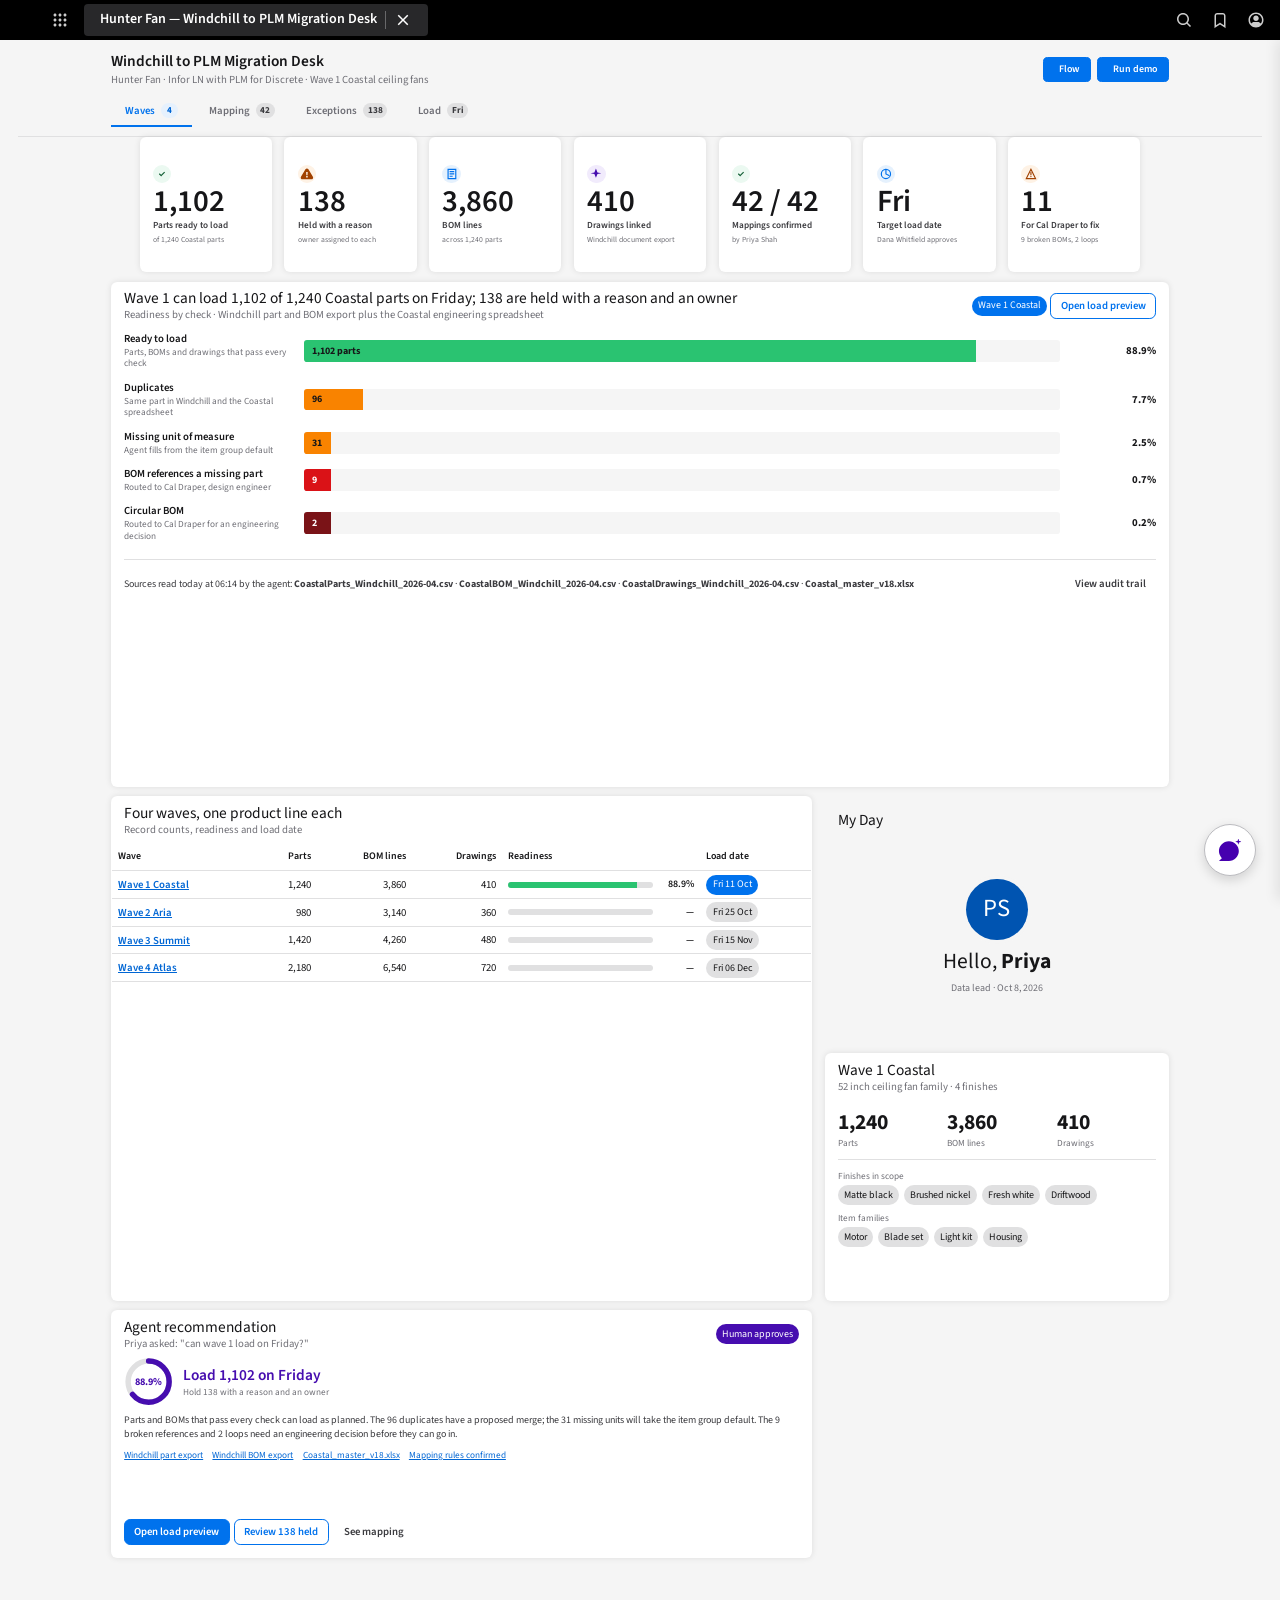
<file: prototypes/migration-v1.html>
<!doctype html>

<html lang="en">
<head>
  
  
  



<meta charset="UTF-8">
<meta name="viewport" content="width=device-width, initial-scale=1.0">
<title>Hunter Fan — Windchill to PLM Migration Desk</title>
<link href="https://fonts.googleapis.com/css2?family=Source+Sans+3:ital,wght@0,300;0,400;0,600;0,700;1,400&display=swap" rel="stylesheet">
<style>
:root{
  --ids-color-background-default:#ffffff;
  --ids-color-neutral-10:#f5f5f5;
  --ids-color-neutral-20:#e0e0e1;
  --ids-color-neutral-30:#c5c5c9;
  --ids-color-neutral-90:#28282a;
  --ids-color-border-weak:#bbbbbf;
  --ids-color-border-weaker:#e0e0e1;
  --ids-color-border-strong:#525257;
  --ids-color-fg-default:#161618;
  --ids-color-fg-secondary:#3b3b3f;
  --ids-color-fg-tertiary:#6f6f76;
  --ids-color-action-default:#0072ed;
  --ids-color-action-stronger:#0066d4;
  --ids-color-action-weakest:#e6f1fd;
  --ids-color-success-default:#2ac371;
  --ids-color-success-weak:#ebf9f1;
  --ids-color-success-stronger:#156138;
  --ids-color-warning-default:#f98300;
  --ids-color-warning-weak:#fef2e5;
  --ids-color-warning-stronger:#a14100;
  --ids-color-error-default:#da1217;
  --ids-color-error-weak:#fbe7e8;
  --ids-color-info-default:#0072ed;
  --ids-color-info-weak:#e6f1fd;
  --ids-color-caution-default:#ffd100;
  --ids-ai-flat:#460daf;
  --ids-color-purple-weakest:#f1ebfc;
  --ids-color-dv1:#0054b1;
  --ids-color-dv2:#40bdbe;
  --ids-color-dv3:#7928e1;
  --ids-color-dv4:#bbbbbf;
  --ids-font-family:'Source Sans 3','Source Sans Pro',Arial,sans-serif;
  --accent:#0072ed;
  --accent-2:#0066d4;
  --ai:#7928e1;
  --ai-strong:#460daf;
  --red:#da1217;
  --amber:#f98300;
  --green:#2ac371;
  --text:#161618;
  --text-dim:#3b3b3f;
  --text-muted:#6f6f76;
  --border:#e0e0e1;
  --panel:#ffffff;
  --panel-2:#f5f5f5;
  --bg:#f5f5f5;
  --tile-bg:#ffffff;
  --tile-border:#e0e0e1;
  --overlay-bg:rgba(255,255,255,0.96);
  --overlay-border:#e0e0e1;
  --caption-bg:rgba(22,22,24,0.94);
  --caption-text:#ffffff;
  --accent-soft:#e6f1fd;
  --shadow-lg:0 10px 40px rgba(0,0,0,0.18);
  --r-xs:6px;
  --t-sm:13px;
  --mono:'Source Sans 3',monospace;
}
*,*::before,*::after{box-sizing:border-box;margin:0;padding:0}
body{font-family:var(--ids-font-family);font-size:16px;color:var(--ids-color-fg-default);background:var(--ids-color-neutral-10);line-height:1.25;-webkit-font-smoothing:antialiased}
button,input,select,textarea{font-family:inherit}
.audible{position:absolute;width:1px;height:1px;overflow:hidden;clip:rect(0 0 0 0);white-space:nowrap}

.ids-masthead{height:40px;background:#000000;display:flex;align-items:center;padding-inline:8px;gap:8px;position:sticky;top:0;z-index:200}
.mh-start{display:flex;align-items:center;flex-shrink:0;gap:4px}
.mh-logo-btn,.mh-icon-btn{width:32px;height:32px;display:inline-flex;align-items:center;justify-content:center;background:none;border:0;cursor:pointer;border-radius:4px;color:rgb(255 255 255 / 0.8);padding:0}
.mh-icon-btn:hover{background:#28282a;color:#ffffff}
.mh-logo-btn:has(img:not(.mh-logo-default), svg) .mh-logo-default{display:none}
.mh-tabs{display:flex;align-items:center;flex:1;min-width:0;gap:4px}
.mh-tab{display:inline-flex;align-items:center;gap:8px;height:32px;padding-inline:16px;background:#28282a;border-radius:4px;color:#ffffff;font-size:14px;font-weight:600;max-width:520px}
.mh-tab-label{overflow:hidden;text-overflow:ellipsis;white-space:nowrap}
.mh-tab-divider{width:1px;height:18px;background:rgba(255,255,255,0.3);flex-shrink:0}
.mh-tab-close{width:18px;height:18px;display:inline-flex;align-items:center;justify-content:center;background:none;border:0;cursor:pointer;color:#ffffff;padding:0;flex-shrink:0}
.mh-end{display:flex;align-items:center;flex-shrink:0;gap:4px;margin-left:auto}

.ids-home-page{padding:0 24px 40px}
.hp-title-row{max-width:2240px;margin:0 auto;padding:16px 120px 12px;display:flex;align-items:center;justify-content:space-between;gap:12px}
.hp-title{font-size:20px;font-weight:600;color:var(--ids-color-fg-default)}
.hp-subtitle{font-size:14px;color:var(--ids-color-fg-tertiary);margin-top:2px}
.app-actions{display:flex;align-items:center;gap:8px;flex-shrink:0}


.hp-tabs-bar{max-width:2240px;margin:0 auto;padding:0 120px 12px;display:flex;gap:4px;border-bottom:1px solid var(--ids-color-border-weaker)}
.hp-tab-btn{height:40px;padding:0 18px;background:none;border:0;border-bottom:3px solid transparent;cursor:pointer;font-family:inherit;font-size:14px;font-weight:600;color:var(--ids-color-fg-tertiary);display:inline-flex;align-items:center;gap:8px}
.hp-tab-btn:hover{color:var(--ids-color-fg-default)}
.hp-tab-btn.active{color:var(--ids-color-action-default);border-bottom-color:var(--ids-color-action-default)}
.hp-tab-count{display:inline-flex;align-items:center;justify-content:center;min-width:22px;height:20px;padding:0 6px;background:var(--ids-color-neutral-20);border-radius:9999px;font-size:12px;font-weight:700;color:var(--ids-color-fg-secondary)}
.hp-tab-btn.active .hp-tab-count{background:var(--ids-color-action-weakest);color:var(--ids-color-action-stronger)}

.hp-widgets{max-width:2240px;margin:0 auto;padding-inline:120px;display:grid;grid-template-columns:repeat(6,minmax(0,1fr));grid-template-rows:auto;grid-auto-rows:368px;column-gap:16px;row-gap:12px;align-items:stretch;padding-bottom:88px}
.hp-span2{grid-column:span 2}
.hp-span3{grid-column:span 3}
.hp-span4{grid-column:span 4}
.hp-span6{grid-column:span 6}
.hp-rowspan2{grid-row:span 2}
.hp-ribbon{grid-column:1/-1;display:flex;flex-wrap:nowrap;gap:16px;justify-content:center}

.hp-tab-pane{display:none}
.hp-tab-pane.active{display:contents}

.wgt-card{width:100%;height:100%;display:flex;flex-direction:column;background:#ffffff;border:1px solid transparent;border-radius:8px;box-shadow:0 0 8px rgba(0,0,0,.1);position:relative;overflow:hidden}
.wgt-card.borderless{background:none;border-color:transparent;box-shadow:none;overflow:visible}
.wgt-header{min-height:60px;flex-shrink:0;display:flex;align-items:center;padding:8px 16px;gap:8px}
.wgt-titles{display:flex;flex-direction:column;min-width:0;gap:2px;flex:1}
.wgt-title{font-size:20px;font-weight:400;color:var(--ids-color-fg-default);line-height:1.2;white-space:normal;overflow-wrap:anywhere}
.wgt-subtitle{font-size:14px;font-weight:400;color:var(--ids-color-fg-tertiary);line-height:1.2}
.wgt-actions{display:flex;align-items:center;gap:4px;margin-left:auto;flex-shrink:0}
.wgt-content{flex:1;overflow-y:auto;min-height:0;padding:0 16px 16px}
.wgt-content.flush{padding:0}
.wgt-content.no-scroll{overflow:hidden}
.wgt-empty-state{display:flex;align-items:center;justify-content:center;height:100%;padding:16px;color:var(--ids-color-fg-tertiary);font-size:14px;text-align:center}

.wgt-kpi-tile{width:172px;height:176px;flex-shrink:0;zoom:var(--sf-kpi-z,1);background:#ffffff;border:1px solid transparent;border-radius:8px;box-shadow:0 0 8px rgba(0,0,0,.1)}
.wgt-kpi{display:flex;flex-direction:column;padding:16px;gap:4px;height:100%;justify-content:center}
.wgt-kpi-trend{font-size:14px;font-weight:600;display:flex;align-items:center;gap:4px;height:24px}
.wgt-kpi-trend.improve,.wgt-kpi-trend.positive{color:var(--ids-color-success-stronger)}
.wgt-kpi-trend.negative{color:var(--ids-color-error-default)}
.wgt-kpi-icon{height:24px;display:flex;align-items:center}
.status-circle{width:24px;height:24px;border-radius:50%;display:inline-flex;align-items:center;justify-content:center;flex-shrink:0}
.status-circle.info{background:rgba(0,114,237,.1);color:var(--ids-color-action-default)}
.status-circle.success{background:var(--ids-color-success-weak);color:var(--ids-color-success-stronger)}
.status-circle.warning{background:var(--ids-color-warning-weak);color:var(--ids-color-warning-stronger)}
.status-circle.error{background:var(--ids-color-error-weak);color:var(--ids-color-error-default)}
.status-circle.purple{background:var(--ids-color-purple-weakest);color:var(--ids-ai-flat)}
.wgt-kpi-value{font-size:40px;font-weight:600;line-height:1;color:var(--ids-color-fg-default);font-variant-numeric:lining-nums tabular-nums}
.wgt-kpi-title{font-size:12px;font-weight:600;color:var(--ids-color-fg-secondary);line-height:1.25}
.wgt-kpi-subtitle{font-size:10px;font-weight:400;color:var(--ids-color-fg-tertiary);line-height:1.3;white-space:nowrap;overflow:hidden;text-overflow:ellipsis}

.ids-button{display:inline-flex;align-items:center;justify-content:center;gap:4px;min-height:34px;padding-inline:12px;border-radius:8px;border:1px solid transparent;font-size:14px;font-weight:600;cursor:pointer;white-space:nowrap;background:none;color:var(--ids-color-fg-secondary);font-family:inherit}
.ids-button.primary{background:var(--ids-color-action-default);border-color:var(--ids-color-action-default);color:#ffffff}
.ids-button.primary:hover{background:var(--ids-color-action-stronger);border-color:var(--ids-color-action-stronger)}
.ids-button.secondary{background:#ffffff;border-color:var(--ids-color-action-default);color:var(--ids-color-action-default)}
.ids-button.secondary:hover{background:var(--ids-color-action-weakest)}
.ids-button.tertiary{background:none;border-color:transparent;color:var(--ids-color-fg-secondary)}
.ids-button.tertiary:hover{background:var(--ids-color-neutral-10)}
.ids-button.danger{background:#ffffff;border-color:var(--ids-color-error-default);color:var(--ids-color-error-default)}
.ids-button.danger:hover{background:var(--ids-color-error-weak)}

.ids-tag{display:inline-flex;align-items:center;gap:4px;height:26px;padding-inline:8px;border-radius:9999px;font-size:13px;font-weight:400;white-space:nowrap;background:var(--ids-color-neutral-20);color:var(--ids-color-fg-default)}
.ids-tag.info{background:var(--ids-color-info-default);color:#ffffff}
.ids-tag.success{background:var(--ids-color-success-default);color:var(--ids-color-fg-default)}
.ids-tag.warning{background:var(--ids-color-warning-default);color:var(--ids-color-fg-default)}
.ids-tag.error{background:var(--ids-color-error-default);color:#ffffff}
.ids-tag.purple{background:var(--ids-ai-flat);color:#ffffff}
.ids-tag.neutral{background:var(--ids-color-neutral-20);color:var(--ids-color-fg-default)}

.ids-grid{width:100%;border-collapse:collapse;font-size:14px}
.ids-grid-th{font-size:13px;font-weight:600;color:var(--ids-color-fg-default);text-align:left;padding:0 8px;height:36px;border-bottom:1px solid var(--ids-color-border-weaker);white-space:nowrap;background:#ffffff;position:sticky;top:0}
.ids-grid-th.r{text-align:right}
.ids-grid-row{height:36px}
.ids-grid-row:hover .ids-grid-cell{background:rgb(230 241 253)}
.ids-grid-cell{padding:0 8px;height:36px;border-bottom:1px solid var(--ids-color-border-weaker);white-space:nowrap;overflow:hidden;text-overflow:ellipsis;max-width:260px;font-size:14px}
.ids-grid-cell.r{text-align:right;font-variant-numeric:lining-nums tabular-nums}
.ids-grid-cell.mono{font-variant-numeric:lining-nums tabular-nums}

.ids-lv-body{display:flex;flex-direction:column}
.ids-lv-item{display:flex;align-items:center;gap:10px;padding:10px 12px;border-top:1px solid var(--ids-color-border-weaker)}
.ids-lv-item:first-child{border-top:0}
.ids-lv-item:hover{background:rgb(230 241 253)}
.ids-lv-area{display:flex;flex-direction:column;min-width:0;flex:1;gap:2px}
.ids-lv-title{font-size:14px;font-weight:600;color:var(--ids-color-fg-default);white-space:nowrap;overflow:hidden;text-overflow:ellipsis}
.ids-lv-desc{font-size:13px;color:var(--ids-color-fg-secondary);white-space:nowrap;overflow:hidden;text-overflow:ellipsis}
.ids-lv-meta{font-size:13px;color:var(--ids-color-fg-tertiary);flex-shrink:0}
.ids-hyperlink{color:var(--ids-color-action-stronger);font-weight:600;text-decoration:underline;cursor:pointer;background:none;border:0;padding:0;font-family:inherit;font-size:inherit}
.ids-hyperlink:hover{color:#004a99}

.ids-pb-label{font-size:13px;color:var(--ids-color-fg-default);margin-bottom:6px;display:flex;justify-content:space-between;align-items:center}
.ids-pb-track{height:8px;border-radius:4px;overflow:hidden;background:var(--ids-color-neutral-20)}
.ids-pb-fill{height:100%;background:var(--ids-color-action-default);transition:width 250ms}
.ids-pb-fill.success{background:var(--ids-color-success-default)}
.ids-pb-fill.purple{background:var(--ids-ai-flat)}
.ids-pb-fill.warning{background:var(--ids-color-warning-default)}
.ids-pb-fill.error{background:var(--ids-color-error-default)}

.myday{display:flex;flex-direction:column;align-items:center;justify-content:center;height:100%;gap:12px;padding:16px;text-align:center}
.ids-avatar{width:80px;height:80px;border-radius:50%;display:inline-flex;align-items:center;justify-content:center;background:#0054b1;color:#ffffff;font-size:32px;font-weight:400;box-shadow:0 0 0 5px var(--ids-color-neutral-10);flex-shrink:0}
.myday-greeting{font-size:28px;line-height:1.1;font-weight:400}
.myday-greeting b{font-weight:700}
.myday-date{font-size:13px;color:var(--ids-color-fg-tertiary)}

.ai-rec{display:flex;flex-direction:column;gap:10px;height:100%}
.ai-rec-badge{display:inline-flex;align-items:center;gap:6px;padding:4px 10px;background:var(--ids-color-purple-weakest);color:var(--ids-ai-flat);border-radius:9999px;font-size:12px;font-weight:600;align-self:flex-start}
.ai-rec-gauge{display:flex;align-items:center;gap:12px}
.ai-rec-gauge-svg{flex-shrink:0}
.ai-rec-gauge-info{display:flex;flex-direction:column;gap:2px;min-width:0}
.ai-rec-conf{font-size:20px;font-weight:600;color:var(--ids-ai-flat)}
.ai-rec-conf-lbl{font-size:12px;color:var(--ids-color-fg-tertiary)}
.ai-rec-rationale{font-size:13px;color:var(--ids-color-fg-secondary);line-height:1.35}
.ai-rec-evidence{display:flex;flex-wrap:wrap;gap:4px 12px}
.ai-rec-evidence-item{display:inline-flex;align-items:center;gap:4px;font-size:12px;color:var(--ids-color-action-stronger);text-decoration:underline;cursor:pointer;background:none;border:0;padding:0;font-family:inherit}
.ai-rec-actions{display:flex;gap:6px;margin-top:auto;flex-wrap:wrap}

.stages{display:flex;flex-direction:column;gap:10px}
.stage-row{display:flex;align-items:flex-start;gap:10px;padding:8px;border-radius:6px}
.stage-dot{width:22px;height:22px;border-radius:50%;background:#ffffff;border:2px solid var(--ids-color-border-strong);flex-shrink:0;display:flex;align-items:center;justify-content:center;margin-top:2px}
.stage-row.done .stage-dot{background:var(--ids-color-action-default);border-color:var(--ids-color-action-default);color:#ffffff}
.stage-row.active .stage-dot{border-color:var(--ids-color-action-default);background:#ffffff}
.stage-body{flex:1;min-width:0}
.stage-name{font-size:14px;font-weight:600}
.stage-desc{font-size:12px;color:var(--ids-color-fg-tertiary);margin-top:2px}

.wgt-modal-overlay{position:fixed;inset:0;z-index:250;display:none;align-items:center;justify-content:center}
.wgt-modal-overlay.open{display:flex}
.wgt-modal-backdrop{position:absolute;inset:0;background:rgba(11,15,24,.72);backdrop-filter:blur(6px)}
.wgt-modal-dialog{position:relative;background:#ffffff;border-radius:6px;box-shadow:0 30px 80px rgba(0,0,0,.4);width:min(1100px,75vw);max-width:75vw;max-height:75vh;display:flex;flex-direction:column;overflow:hidden}
.mdl-header{padding:16px 20px;border-bottom:1px solid var(--ids-color-border-weaker);display:flex;align-items:center;justify-content:space-between;gap:14px;flex-shrink:0}
.wgt-modal-title{font-size:18px;font-weight:700;color:var(--ids-color-fg-default)}
.wgt-modal-close{width:32px;height:32px;border-radius:50%;border:1px solid var(--ids-color-border-weaker);background:#ffffff;color:var(--ids-color-fg-secondary);font-size:16px;cursor:pointer;display:flex;align-items:center;justify-content:center;flex-shrink:0}
.mdl-body{flex:1;overflow:auto;padding:20px;width:100%}
.mdl-footer{padding:14px 20px;border-top:1px solid var(--ids-color-border-weaker);display:flex;align-items:center;justify-content:flex-end;gap:8px;flex-shrink:0}
.mdl-2col{display:grid;grid-template-columns:1fr 1fr;gap:20px}
.mdl-section{display:flex;flex-direction:column;gap:8px}
.mdl-section-title{font-size:12px;font-weight:700;text-transform:uppercase;letter-spacing:0.4px;color:var(--ids-color-fg-tertiary)}
.mdl-code{font-family:'Source Sans 3',monospace;font-size:12px;background:var(--ids-color-neutral-10);border:1px solid var(--ids-color-border-weaker);border-radius:4px;padding:12px;overflow:auto;max-height:340px;white-space:pre;color:var(--ids-color-fg-default)}
.mdl-facts{display:grid;grid-template-columns:auto 1fr;gap:6px 16px;font-size:13px}
.mdl-facts dt{color:var(--ids-color-fg-tertiary)}
.mdl-facts dd{color:var(--ids-color-fg-default);font-weight:600}
.field-row{display:flex;flex-direction:column;gap:4px;margin-bottom:12px}
.field-label{font-size:13px;font-weight:600;color:var(--ids-color-fg-default)}
.field-input{width:100%;height:34px;padding:0 10px;border:1px solid var(--ids-color-border-weak);border-radius:6px;font-size:14px;font-family:inherit;background:#ffffff}
.field-input:focus{outline:none;border-color:var(--ids-color-action-default);box-shadow:0 0 0 2px rgba(0,114,237,0.2)}
select.field-input{cursor:pointer}
textarea.field-input{height:auto;min-height:72px;padding:8px 10px}

.run-demo-btn{display:inline-flex;align-items:center;gap:6px;height:32px;padding:0 14px;border-radius:6px;font-size:13px;font-weight:600;background:var(--accent);color:#fff;border:1px solid var(--accent);cursor:pointer;font-family:inherit;white-space:nowrap}
.run-demo-btn:hover{background:var(--accent-2);border-color:var(--accent-2)}
.run-demo-btn.running{background:var(--red);border-color:var(--red)}
.flow-btn-launch{display:inline-flex;align-items:center;gap:6px;height:32px;padding:0 14px;border-radius:6px;font-size:13px;font-weight:600;background:var(--accent);color:#fff;border:1px solid var(--accent);cursor:pointer;font-family:inherit;white-space:nowrap}
.flow-btn-launch:hover{background:var(--accent-2);border-color:var(--accent-2)}

.demo-controls{position:fixed;bottom:20px;left:50%;transform:translateX(-50%);display:none;align-items:center;gap:6px;background:var(--overlay-bg);border:1px solid var(--overlay-border);border-radius:50px;padding:7px 10px;z-index:10021;backdrop-filter:blur(10px);box-shadow:var(--shadow-lg)}
.demo-controls.visible{display:flex}
.demo-btn{width:38px;height:38px;border-radius:50%;border:none;background:transparent;color:var(--text-dim);cursor:pointer;display:flex;align-items:center;justify-content:center;font-size:14px}
.demo-btn:hover{background:var(--accent-soft);color:var(--accent)}
.demo-btn.play{background:var(--accent);color:#fff;width:44px;height:44px;font-size:16px}
.demo-status{padding:0 12px;font-size:11px;color:var(--text-muted)}
.caption-bar{position:fixed;bottom:90px;left:50%;transform:translateX(-50%);max-width:880px;width:88%;background:var(--caption-bg);border:1px solid var(--overlay-border);border-radius:14px;padding:14px 24px;color:var(--caption-text);font-size:15px;line-height:1.5;text-align:center;backdrop-filter:blur(10px);box-shadow:var(--shadow-lg);z-index:10020;display:none}
.caption-bar.visible{display:block}
.caption-step{font-size:10px;color:rgba(255,255,255,0.7);text-transform:uppercase;letter-spacing:.5px;margin-bottom:6px}
.highlight{outline:2px solid var(--accent)!important;outline-offset:3px;box-shadow:0 0 0 6px rgba(0,114,237,.18)!important;border-radius:8px;position:relative;z-index:5}

.flow-modal{position:fixed;inset:0;z-index:300;display:none;align-items:center;justify-content:center}
.flow-modal.open{display:flex}
.flow-backdrop{position:absolute;inset:0;background:rgba(11,15,24,.72);backdrop-filter:blur(6px)}
.flow-dialog{position:relative;background:var(--panel);border-radius:14px;box-shadow:0 30px 80px rgba(0,0,0,.4);width:min(1200px,94vw);height:min(820px,95vh);display:flex;flex-direction:column;overflow:hidden}
.flow-header{padding:18px 24px;border-bottom:1px solid var(--border);display:flex;align-items:flex-start;justify-content:space-between;gap:18px;flex-shrink:0}
.flow-eyebrow{font-size:11px;color:var(--ai-strong);text-transform:uppercase;letter-spacing:.5px;font-weight:700}
.flow-title{font-size:20px;font-weight:700;margin:4px 0 0}
.flow-subtitle{font-size:12px;color:var(--text-muted);margin-top:2px}
.flow-close{width:36px;height:36px;border-radius:50%;border:1px solid var(--border);background:var(--tile-bg);color:var(--text-dim);font-size:18px;cursor:pointer;display:flex;align-items:center;justify-content:center}
.flow-stage{flex:1;position:relative;background:var(--bg);overflow:hidden}
.flow-canvas{position:absolute;inset:0;display:flex;flex-direction:column;align-items:center;padding:55px 30px 30px;overflow:auto}
.flow-paths{position:absolute;inset:0;width:100%;height:100%;pointer-events:none;z-index:1}
.flow-nodes{position:relative;display:grid;gap:95px 18px;width:100%;max-width:1100px;z-index:2}
.flow-node{background:var(--tile-bg);border:2px solid var(--tile-border);border-radius:10px;padding:12px 10px;text-align:center;transition:all .35s;position:relative}
.flow-node .stage-num{position:absolute;top:-12px;left:50%;transform:translateX(-50%);width:24px;height:24px;border-radius:50%;background:var(--tile-bg);border:2px solid var(--border);color:var(--text-dim);font-size:11px;font-weight:700;display:flex;align-items:center;justify-content:center}
.flow-node .stage-name{font-size:10.5px;font-weight:700;text-transform:uppercase;letter-spacing:.3px;margin-top:4px;line-height:1.3}
.flow-node .stage-blurb{font-size:10.5px;color:var(--text-dim);line-height:1.4;margin-top:6px}
.flow-node.active{border-color:var(--ai);box-shadow:0 0 0 4px rgba(124,97,255,.22);transform:translateY(-3px)}
.flow-node.active .stage-num{background:var(--ai);border-color:var(--ai);color:#fff}
.flow-node.done{border-color:var(--green)}
.flow-node.done .stage-num{background:var(--green);border-color:var(--green);color:#fff}
.flow-outcomes{margin-top:20px;width:100%;max-width:620px;background:var(--tile-bg);border:2px solid var(--tile-border);border-radius:10px;padding:16px;text-align:center;position:relative;z-index:2}
.flow-outcomes.active{border-color:var(--ai);box-shadow:0 0 0 4px rgba(124,97,255,.22)}
.flow-outcomes .stage-name{font-size:11px;font-weight:700;text-transform:uppercase;letter-spacing:.4px}
.flow-outcomes-grid{display:grid;grid-template-columns:repeat(3,1fr);gap:10px;margin-top:10px}
.flow-outcome-stat{padding:8px 4px;background:var(--bg);border-radius:6px}
.flow-outcome-stat .num{font-weight:700;font-size:18px;color:var(--ai-strong)}
.flow-outcome-stat .lbl{font-size:10px;color:var(--text-muted);text-transform:uppercase;letter-spacing:.4px;margin-top:3px}
.flow-path{stroke:var(--border);stroke-width:2;fill:none}
.flow-path.done{stroke:var(--green);stroke-width:2.5}
.flow-path.active{stroke:var(--ai);stroke-width:3;stroke-dasharray:6 4;animation:flow-dash 1s linear infinite}
@keyframes flow-dash{to{stroke-dashoffset:-20}}
.flow-caption-bar{padding:18px 28px;border-top:1px solid var(--border);background:var(--panel);flex-shrink:0;min-height:110px}
.flow-step-label{font-size:11px;color:var(--text-muted);text-transform:uppercase;letter-spacing:.5px;font-weight:700;margin-bottom:6px}
.flow-step-text{font-size:14px;line-height:1.55}
.flow-app-callout{font-size:12px;color:var(--ai-strong);margin-top:8px;display:flex;align-items:center;gap:6px}
.flow-app-callout::before{content:"→";font-weight:700}
.flow-controls{padding:14px 24px;border-top:1px solid var(--border);background:var(--panel-2);display:flex;align-items:center;gap:8px}
.flow-progress{flex:1;height:6px;background:var(--bg);border-radius:3px;overflow:hidden;margin:0 14px}
.flow-progress-fill{height:100%;background:linear-gradient(90deg,var(--ai),var(--ai-strong));transition:width .4s}
.flow-btn{padding:8px 14px;background:var(--panel);border:1px solid var(--border);border-radius:6px;color:var(--text-dim);font-size:13px;cursor:pointer;font-family:inherit;font-weight:500;white-space:nowrap}
.flow-btn.primary{background:var(--ai);color:#fff;border-color:var(--ai);min-width:96px}

.smp-launcher{position:fixed;bottom:24px;right:24px;width:52px;height:52px;border-radius:50%;background:#ffffff;border:1px solid var(--ids-color-border-weak);cursor:pointer;display:flex;align-items:center;justify-content:center;box-shadow:0 4px 12px rgba(0,0,0,0.15);z-index:180}
.smp-launcher:hover{box-shadow:0 6px 16px rgba(0,0,0,0.2)}
.smp-panel{position:fixed;top:40px;right:0;bottom:0;width:400px;background:#ffffff;border-left:1px solid var(--ids-color-border-weaker);box-shadow:-4px 0 12px rgba(0,0,0,0.08);z-index:190;display:flex;flex-direction:column;transform:translateX(100%);transition:transform 250ms}
.smp-panel.open{transform:translateX(0)}
.smp-toolbar{height:48px;background:#f5f5f5;display:flex;align-items:center;justify-content:space-between;padding:0 16px;border-bottom:1px solid var(--ids-color-border-weaker);flex-shrink:0}
.smp-toolbar-title{font-size:14px;font-weight:600}
.smp-close{width:28px;height:28px;background:none;border:0;cursor:pointer;color:var(--ids-color-fg-secondary);border-radius:4px;display:flex;align-items:center;justify-content:center}
.smp-content{flex:1;overflow-y:auto;display:flex;flex-direction:column;padding:16px;gap:12px}
.smp-onboarding{display:flex;flex-direction:column;align-items:center;text-align:center;gap:16px;margin-top:32px}
.smp-chat-input{display:flex;gap:8px;background:#ffffff;border:1px solid var(--ids-color-border-weak);border-radius:8px;padding:8px}
.smp-chat-input input{flex:1;border:0;font-size:14px;font-family:inherit;background:none;outline:none}
.smp-chat-input button{background:var(--ids-ai-flat);border:0;color:#ffffff;width:32px;height:32px;border-radius:6px;cursor:pointer;display:flex;align-items:center;justify-content:center}
.smp-chips{display:flex;flex-wrap:wrap;gap:6px}
.smp-suggestion-chip,.smp-followup-chip{padding:6px 12px;background:var(--ids-color-purple-weakest);color:var(--ids-ai-flat);border:1px solid transparent;border-radius:9999px;font-size:12px;font-weight:600;cursor:pointer;font-family:inherit}
.smp-message-list{display:flex;flex-direction:column;gap:12px;flex:1}
.smp-message{display:flex;flex-direction:column}
.smp-message.user{align-items:flex-end}
.smp-bubble{max-width:85%;padding:10px 12px;border-radius:12px;font-size:13px;line-height:1.4}
.smp-message.user .smp-bubble{background:var(--ids-color-action-default);color:#ffffff}
.smp-message.ai .smp-bubble{background:var(--ids-color-neutral-10);color:var(--ids-color-fg-default)}
.smp-warning{font-size:11px;color:var(--ids-color-fg-tertiary);text-align:center;padding:4px}


.hero-headline{font-size:22px;font-weight:600;line-height:1.3;color:var(--ids-color-fg-default);margin:0 0 14px}
.readiness-wrap{display:flex;flex-direction:column;gap:14px;padding:4px 0}
.readiness-row{display:grid;grid-template-columns:220px 1fr 110px;gap:14px;align-items:center}
.readiness-label{font-size:14px;font-weight:600;color:var(--ids-color-fg-default)}
.readiness-sub{font-size:12px;color:var(--ids-color-fg-tertiary);display:block;font-weight:400;margin-top:2px}
.readiness-track{height:28px;background:var(--ids-color-neutral-10);border-radius:4px;overflow:hidden;position:relative}
.readiness-fill{height:100%;display:flex;align-items:center;padding:0 10px;font-size:13px;font-weight:700;color:#ffffff;white-space:nowrap;min-width:34px}
.readiness-fill.ready{background:var(--ids-color-success-default);color:var(--ids-color-fg-default)}
.readiness-fill.dupe{background:var(--ids-color-warning-default);color:var(--ids-color-fg-default)}
.readiness-fill.miss{background:var(--ids-color-warning-default);color:var(--ids-color-fg-default)}
.readiness-fill.broken{background:var(--ids-color-error-default)}
.readiness-fill.loop{background:#7a1317}
.readiness-count{text-align:right;font-size:14px;font-weight:700;color:var(--ids-color-fg-default);font-variant-numeric:tabular-nums}


.pane-headline{font-size:20px;font-weight:600;color:var(--ids-color-fg-default);line-height:1.3}
.pane-sub{font-size:14px;color:var(--ids-color-fg-tertiary);margin-top:4px}


.wave-grid{display:grid;grid-template-columns:1fr 1fr 1fr;gap:14px;padding:12px 0}
.wave-stat{display:flex;flex-direction:column;gap:2px}
.wave-stat-val{font-size:28px;font-weight:700;font-variant-numeric:tabular-nums}
.wave-stat-lbl{font-size:12px;color:var(--ids-color-fg-tertiary)}


.conf-pill{display:inline-flex;align-items:center;gap:4px;padding:2px 8px;border-radius:9999px;font-size:12px;font-weight:600}
.conf-high{background:var(--ids-color-success-weak);color:var(--ids-color-success-stronger)}
.conf-med{background:var(--ids-color-warning-weak);color:var(--ids-color-warning-stronger)}
.conf-low{background:var(--ids-color-error-weak);color:var(--ids-color-error-default)}

.stack{display:flex;flex-direction:column;gap:8px}
.row{display:flex;align-items:center;gap:8px}
.row-between{display:flex;align-items:center;justify-content:space-between;gap:8px}
.txt-sec{color:var(--ids-color-fg-secondary)}
.txt-tert{color:var(--ids-color-fg-tertiary)}
.txt-sm{font-size:13px}
.txt-xs{font-size:12px}
.num{font-variant-numeric:lining-nums tabular-nums}
.link-rows{display:flex;flex-direction:column}
.link-row{display:flex;align-items:center;gap:8px;padding:8px 8px;background:none;border:0;cursor:pointer;font-size:14px;font-weight:600;color:var(--ids-color-fg-default);font-family:inherit;text-align:left;border-radius:4px;width:100%}
.link-row:hover{background:var(--ids-color-neutral-10)}
.link-row svg{flex-shrink:0;color:var(--ids-color-fg-secondary)}

.split-view{display:grid;grid-template-columns:1fr 1fr;gap:12px;min-height:0}
.split-pane{display:flex;flex-direction:column;gap:8px;min-width:0}
.split-pane-title{font-size:12px;font-weight:700;text-transform:uppercase;color:var(--ids-color-fg-tertiary);letter-spacing:0.4px}


.load-bar{height:40px;display:flex;border-radius:6px;overflow:hidden;background:var(--ids-color-neutral-10);margin:10px 0 6px}
.load-seg{display:flex;align-items:center;justify-content:center;color:#fff;font-size:13px;font-weight:700}
.load-seg.loaded{background:var(--ids-color-success-default);color:var(--ids-color-fg-default)}
.load-seg.held{background:var(--ids-color-warning-default);color:var(--ids-color-fg-default)}
.load-seg.skipped{background:var(--ids-color-error-default)}
.load-legend{display:flex;gap:16px;font-size:12px;color:var(--ids-color-fg-secondary);flex-wrap:wrap}
.legend-sw{display:inline-block;width:12px;height:12px;border-radius:2px;margin-right:4px;vertical-align:middle}

</style>
<style data-sf-repair="masthead-logo">
.mh-logo-btn{font-size:0;line-height:0}.mh-logo-btn > *{font-size:16px;line-height:normal}
</style>
<style data-sf-repair="kpi-centre">
.hp-ribbon > .wgt-kpi-tile, .hp-ribbon > .wgt-kpi{display:flex;flex-direction:column;justify-content:center}
</style>
<style data-sf-repair="workspace-zoom">
main.ids-home-page{zoom:0.77!important}
@media (min-width:1920px){main.ids-home-page{zoom:0.7742!important}}
@media (min-width:1960px){main.ids-home-page{zoom:0.7903!important}}
@media (min-width:2000px){main.ids-home-page{zoom:0.8065!important}}
@media (min-width:2040px){main.ids-home-page{zoom:0.8226!important}}
@media (min-width:2080px){main.ids-home-page{zoom:0.8387!important}}
@media (min-width:2120px){main.ids-home-page{zoom:0.8548!important}}
@media (min-width:2160px){main.ids-home-page{zoom:0.8710!important}}
@media (min-width:2200px){main.ids-home-page{zoom:0.8871!important}}
@media (min-width:2240px){main.ids-home-page{zoom:0.9032!important}}
main.ids-home-page .hp-widgets{max-width:none!important;width:min(2480px,100%)!important;box-sizing:border-box!important;padding-left:120px!important;padding-right:120px!important;margin-left:auto!important;margin-right:auto!important;grid-template-columns:repeat(6,minmax(0,1fr))!important;column-gap:16px!important;row-gap:12px!important;grid-auto-rows:322px!important;grid-template-rows:auto!important;}
.hp-ribbon{display:flex!important;flex-wrap:nowrap!important;justify-content:center!important;gap:16px!important}
.hp-ribbon > .wgt-kpi-tile{flex:0 0 172px!important;width:172px!important;min-width:0!important;max-width:none!important;height:176px!important;zoom:var(--sf-kpi-z,1)}
</style>
<script data-sf-repair="kpi-half-column">(function(){function fit(){var g=document.querySelector('.hp-widgets');if(!g)return;var c=parseFloat(getComputedStyle(g).gridTemplateColumns.split(' ')[0]);if(!(c>16))return;var z=(c-16)/344;var rs=document.querySelectorAll('.hp-ribbon');for(var i=0;i<rs.length;i++)rs[i].style.setProperty('--sf-kpi-z',String(z));}
function start(){fit();window.addEventListener('resize',fit);var g=document.querySelector('.hp-widgets');if(g&&window.ResizeObserver)new ResizeObserver(fit).observe(g);}
window.__sfKpiFit=fit;if(document.readyState==='loading')document.addEventListener('DOMContentLoaded',start);else start();})();</script>
<style data-sf-repair="demo-controls-z">
.demo-controls,#demoControls{z-index:10041!important}
.caption-bar,#capBar{z-index:10040!important}
html.sf-demo-on .wgt-modal-overlay.open,html.sf-demo-on .flow-modal.open{padding-bottom:var(--sf-demo-clear,220px)!important;box-sizing:border-box!important}
html.sf-demo-on .wgt-modal-overlay.open .wgt-modal-dialog,html.sf-demo-on .flow-modal.open .flow-modal-dialog,html.sf-demo-on .flow-modal.open>.flow-dialog{max-height:calc(100vh - var(--sf-demo-clear,220px) - 32px)!important}
</style>
<script data-sf-repair="demo-controls-clear">(function(){
  function vis(el){if(!el)return false;var cs=getComputedStyle(el);if(cs.display==='none'||cs.visibility==='hidden'||+cs.opacity===0)return false;var r=el.getBoundingClientRect();return r.width>0&&r.height>0;}
  function update(){var c=document.querySelector('.demo-controls,#demoControls');var on=vis(c);var root=document.documentElement;
    if(!on){root.classList.remove('sf-demo-on');return;}
    var topY=c.getBoundingClientRect().top;var cap=document.querySelector('.caption-bar,#capBar');if(vis(cap))topY=Math.min(topY,cap.getBoundingClientRect().top);
    var clear=Math.max(0,Math.ceil(window.innerHeight-topY)+16);root.style.setProperty('--sf-demo-clear',clear+'px');root.classList.add('sf-demo-on');}
  function start(){update();var mo=new MutationObserver(update);mo.observe(document.body,{subtree:true,attributes:true,attributeFilter:['class','style'],childList:true,characterData:true});window.addEventListener('resize',update);}
  window.__sfDemoClear=update;if(document.readyState==='loading')document.addEventListener('DOMContentLoaded',start);else start();
})();</script>
<style data-sf-repair="kpi-zoom-parity">

html body .hp-ribbon{--sf-kpi-z:1!important;display:flex!important;flex-wrap:wrap!important;justify-content:center!important;align-content:flex-start!important;gap:16px!important}
html body .hp-ribbon > .wgt-kpi-tile{flex:0 0 172px!important;width:172px!important;min-width:172px!important;max-width:172px!important;height:176px!important;min-height:176px!important;zoom:1!important;overflow:hidden!important}
html body .hp-ribbon > .wgt-kpi-tile .wgt-kpi{min-width:0!important}
</style>

</head>
<body>

<header class="ids-masthead" role="banner">
  <div class="mh-start">
    <button class="mh-logo-btn" type="button" aria-label="Infor home"><img class="mh-logo-default" src="[data-uri]" width="28" height="28" alt="" aria-hidden="true"></button>
    <button class="mh-icon-btn" type="button" aria-label="Application menu">
      <svg viewBox="0 0 18 18" width="18" height="18" fill="none" aria-hidden="true"><path fill-rule="evenodd" clip-rule="evenodd" d="M9 5.5C9.82843 5.5 10.5 4.82843 10.5 4C10.5 3.17157 9.82843 2.5 9 2.5C8.17157 2.5 7.5 3.17157 7.5 4C7.5 4.82843 8.17157 5.5 9 5.5ZM10.5 9C10.5 9.82843 9.82843 10.5 9 10.5C8.17157 10.5 7.5 9.82843 7.5 9C7.5 8.17157 8.17157 7.5 9 7.5C9.82843 7.5 10.5 8.17157 10.5 9ZM10.5 14C10.5 14.8284 9.82843 15.5 9 15.5C8.17157 15.5 7.5 14.8284 7.5 14C7.5 13.1716 8.17157 12.5 9 12.5C9.82843 12.5 10.5 13.1716 10.5 14ZM15.5 9C15.5 9.82843 14.8284 10.5 14 10.5C13.1716 10.5 12.5 9.82843 12.5 9C12.5 8.17157 13.1716 7.5 14 7.5C14.8284 7.5 15.5 8.17157 15.5 9ZM14 15.5C14.8284 15.5 15.5 14.8284 15.5 14C15.5 13.1716 14.8284 12.5 14 12.5C13.1716 12.5 12.5 13.1716 12.5 14C12.5 14.8284 13.1716 15.5 14 15.5ZM15.5 4C15.5 4.82843 14.8284 5.5 14 5.5C13.1716 5.5 12.5 4.82843 12.5 4C12.5 3.17157 13.1716 2.5 14 2.5C14.8284 2.5 15.5 3.17157 15.5 4ZM4 10.5C4.82843 10.5 5.5 9.82843 5.5 9C5.5 8.17157 4.82843 7.5 4 7.5C3.17157 7.5 2.5 8.17157 2.5 9C2.5 9.82843 3.17157 10.5 4 10.5ZM5.5 14C5.5 14.8284 4.82843 15.5 4 15.5C3.17157 15.5 2.5 14.8284 2.5 14C2.5 13.1716 3.17157 12.5 4 12.5C4.82843 12.5 5.5 13.1716 5.5 14ZM4 5.5C4.82843 5.5 5.5 4.82843 5.5 4C5.5 3.17157 4.82843 2.5 4 2.5C3.17157 2.5 2.5 3.17157 2.5 4C2.5 4.82843 3.17157 5.5 4 5.5Z" fill="currentColor"/></svg>
    </button>
  </div>
  <div class="mh-tabs" role="tablist">
    <div class="mh-tab" role="tab" aria-selected="true">
      <span class="mh-tab-label">Hunter Fan — Windchill to PLM Migration Desk</span>
      <span class="mh-tab-divider" aria-hidden="true"></span>
      <button class="mh-tab-close" type="button" aria-label="Close tab">
        <svg viewBox="0 0 18 18" width="18" height="18" fill="none" aria-hidden="true"><path d="M9 10.06L13.22 14.28L14.28 13.22L10.06 9L14.28 4.78L13.22 3.72L9 7.94L4.78 3.72L3.72 4.78L7.94 9L3.72 13.22L4.78 14.28L9 10.06Z" fill="currentColor"/></svg>
      </button>
    </div>
  </div>
  <div class="mh-end">
    <button class="mh-icon-btn" type="button" aria-label="Search"><svg viewBox="0 0 18 18" width="18" height="18" fill="none"><path fill-rule="evenodd" clip-rule="evenodd" d="M3.5 8C3.5 5.51 5.51 3.5 8 3.5C10.49 3.5 12.5 5.51 12.5 8C12.5 10.49 10.49 12.5 8 12.5C5.51 12.5 3.5 10.49 3.5 8ZM8 2C4.69 2 2 4.69 2 8C2 11.31 4.69 14 8 14C9.39 14 10.66 13.53 11.68 12.74L14.97 16.03L16.03 14.97L12.74 11.68C13.53 10.66 14 9.39 14 8C14 4.69 11.31 2 8 2Z" fill="currentColor"/></svg></button>
    <button class="mh-icon-btn" type="button" aria-label="Bookmarks"><svg viewBox="0 0 18 18" width="18" height="18" fill="none"><path fill-rule="evenodd" clip-rule="evenodd" d="M3.5 4.75C3.5 3.23 4.73 2 6.25 2H11.75C13.27 2 14.5 3.23 14.5 4.75V17.17L13.33 16.37L9 13.41L4.67 16.37L3.5 17.17V4.75ZM6.25 3.5C5.56 3.5 5 4.06 5 4.75V14.33L8.58 11.88L9 11.59L9.42 11.88L13 14.33V4.75C13 4.06 12.44 3.5 11.75 3.5H6.25Z" fill="currentColor"/></svg></button>
    <button class="mh-icon-btn" type="button" aria-label="User profile"><svg viewBox="0 0 18 18" width="18" height="18" fill="none"><path fill-rule="evenodd" clip-rule="evenodd" d="M9 3C5.69 3 3 5.69 3 9C3 10.34 3.44 11.58 4.19 12.58C4.87 11.63 5.99 11 7.25 11H10.75C12.01 11 13.13 11.63 13.81 12.58C14.56 11.58 15 10.34 15 9C15 5.69 12.31 3 9 3ZM1.5 9C1.5 4.86 4.86 1.5 9 1.5C13.14 1.5 16.5 4.86 16.5 9C16.5 13.14 13.14 16.5 9 16.5C4.86 16.5 1.5 13.14 1.5 9ZM9 4.5C7.48 4.5 6.25 5.73 6.25 7.25C6.25 8.77 7.48 10 9 10C10.52 10 11.75 8.77 11.75 7.25C11.75 5.73 10.52 4.5 9 4.5Z" fill="currentColor"/></svg></button>
  </div>
</header>

<main class="ids-home-page">
  <h1 class="audible">Windchill to PLM Migration Desk</h1>
  <div class="hp-title-row">
    <div>
      <div class="hp-title">Windchill to PLM Migration Desk</div>
      <div class="hp-subtitle">Hunter Fan · Infor LN with PLM for Discrete · Wave 1 Coastal ceiling fans</div>
    </div>
    <div class="app-actions">
      <button class="flow-btn-launch" id="flowBtn" type="button" aria-label="Open flow walkthrough">
        <svg viewBox="0 0 14 14" fill="none" stroke="currentColor" stroke-width="1.8"><path d="M2 7h10M8 3l4 4-4 4" stroke-linecap="round" stroke-linejoin="round"/></svg>
        <span>Flow</span>
      </button>
      <button class="run-demo-btn" id="runDemoBtn" type="button">
        <svg viewBox="0 0 14 14" fill="none"><path d="M3 2v10l9-5-9-5z" fill="currentColor"/></svg>
        <span id="runDemoLabel">Run demo</span>
      </button>
    </div>
  </div>

  
  <nav class="hp-tabs-bar" role="tablist" aria-label="Migration desk tabs">
    <button class="hp-tab-btn active" role="tab" data-tab="waves" onclick="switchTab('waves')">Waves <span class="hp-tab-count">4</span></button>
    <button class="hp-tab-btn" role="tab" data-tab="mapping" onclick="switchTab('mapping')">Mapping <span class="hp-tab-count">42</span></button>
    <button class="hp-tab-btn" role="tab" data-tab="exceptions" onclick="switchTab('exceptions')">Exceptions <span class="hp-tab-count">138</span></button>
    <button class="hp-tab-btn" role="tab" data-tab="load" onclick="switchTab('load')">Load <span class="hp-tab-count">Fri</span></button>
  </nav>

  <div class="hp-widgets">

    
    <div class="hp-ribbon" role="group" aria-label="Wave 1 Coastal key metrics">
      <div class="wgt-kpi-tile">
        <div class="wgt-kpi">
          <div class="wgt-kpi-icon"><span class="status-circle success"><svg viewBox="0 0 18 18" width="18" height="18" fill="none"><path fill-rule="evenodd" clip-rule="evenodd" d="M13.03 7.28L8.53 11.78L8 12.31L7.47 11.78L4.97 9.28L6.03 8.22L8 10.19L11.97 6.22L13.03 7.28Z" fill="currentColor"/></svg></span></div>
          <div class="wgt-kpi-value">1,102</div>
          <div class="wgt-kpi-title">Parts ready to load</div>
          <div class="wgt-kpi-subtitle">of 1,240 Coastal parts</div>
        </div>
      </div>
      <div class="wgt-kpi-tile">
        <div class="wgt-kpi">
          <div class="wgt-kpi-icon"><span class="status-circle warning"><svg viewBox="0 0 18 18" width="18" height="18" fill="none"><path fill-rule="evenodd" clip-rule="evenodd" d="M10.92 2.97C10.05 1.53 7.95 1.53 7.08 2.97L1.24 12.58C0.33 14.08 1.41 16 3.17 16H14.83C16.59 16 17.67 14.08 16.76 12.58L10.92 2.97ZM8 6.5H10L9.75 10.5H8.25L8 6.5ZM8 11.5H10V13.5H8V11.5Z" fill="currentColor"/></svg></span></div>
          <div class="wgt-kpi-value">138</div>
          <div class="wgt-kpi-title">Held with a reason</div>
          <div class="wgt-kpi-subtitle">owner assigned to each</div>
        </div>
      </div>
      <div class="wgt-kpi-tile">
        <div class="wgt-kpi">
          <div class="wgt-kpi-icon"><span class="status-circle info"><svg viewBox="0 0 18 18" width="18" height="18" fill="none"><path d="M4 3h10v12H4z M6 6h6M6 9h6M6 12h4" stroke="currentColor" stroke-width="1.5" fill="none"/></svg></span></div>
          <div class="wgt-kpi-value">3,860</div>
          <div class="wgt-kpi-title">BOM lines</div>
          <div class="wgt-kpi-subtitle">across 1,240 parts</div>
        </div>
      </div>
      <div class="wgt-kpi-tile">
        <div class="wgt-kpi">
          <div class="wgt-kpi-icon"><span class="status-circle purple"><svg viewBox="0 0 18 18" width="18" height="18" fill="none"><path d="M9 2L11 7L16 8L11 9L9 14L7 9L2 8L7 7L9 2Z" fill="currentColor"/></svg></span></div>
          <div class="wgt-kpi-value">410</div>
          <div class="wgt-kpi-title">Drawings linked</div>
          <div class="wgt-kpi-subtitle">Windchill document export</div>
        </div>
      </div>
      <div class="wgt-kpi-tile">
        <div class="wgt-kpi">
          <div class="wgt-kpi-icon"><span class="status-circle success"><svg viewBox="0 0 18 18" width="18" height="18" fill="none"><path fill-rule="evenodd" clip-rule="evenodd" d="M13.03 7.28L8.53 11.78L8 12.31L7.47 11.78L4.97 9.28L6.03 8.22L8 10.19L11.97 6.22L13.03 7.28Z" fill="currentColor"/></svg></span></div>
          <div class="wgt-kpi-value">42 / 42</div>
          <div class="wgt-kpi-title">Mappings confirmed</div>
          <div class="wgt-kpi-subtitle">by Priya Shah</div>
        </div>
      </div>
      <div class="wgt-kpi-tile">
        <div class="wgt-kpi">
          <div class="wgt-kpi-icon"><span class="status-circle info"><svg viewBox="0 0 18 18" width="18" height="18" fill="none"><path d="M9 3v6l4 2" stroke="currentColor" stroke-width="1.5" fill="none" stroke-linecap="round"/><circle cx="9" cy="9" r="6" stroke="currentColor" stroke-width="1.5" fill="none"/></svg></span></div>
          <div class="wgt-kpi-value">Fri</div>
          <div class="wgt-kpi-title">Target load date</div>
          <div class="wgt-kpi-subtitle">Dana Whitfield approves</div>
        </div>
      </div>
      <div class="wgt-kpi-tile">
        <div class="wgt-kpi">
          <div class="wgt-kpi-icon"><span class="status-circle warning"><svg viewBox="0 0 18 18" width="18" height="18" fill="none"><path d="M9 3L15 15H3L9 3Z" stroke="currentColor" stroke-width="1.5" fill="none"/><path d="M9 7v3M9 12v.5" stroke="currentColor" stroke-width="1.5" stroke-linecap="round"/></svg></span></div>
          <div class="wgt-kpi-value">11</div>
          <div class="wgt-kpi-title">For Cal Draper to fix</div>
          <div class="wgt-kpi-subtitle">9 broken BOMs, 2 loops</div>
        </div>
      </div>
    </div>

    
    <div class="hp-tab-pane active" id="pane-waves">

      
      <div class="hp-span6" style="grid-row:span 2">
        <section class="wgt-card" aria-label="Wave 1 readiness">
          <div class="wgt-header">
            <div class="wgt-titles">
              <h2 class="wgt-title">Wave 1 can load 1,102 of 1,240 Coastal parts on Friday; 138 are held with a reason and an owner</h2>
              <p class="wgt-subtitle">Readiness by check · Windchill part and BOM export plus the Coastal engineering spreadsheet</p>
            </div>
            <div class="wgt-actions">
              <span class="ids-tag info">Wave 1 Coastal</span>
              <button class="ids-button secondary" type="button" onclick="switchTab('load')">Open load preview</button>
            </div>
          </div>
          <div class="wgt-content">
            <div class="readiness-wrap">
              <div class="readiness-row">
                <div class="readiness-label">Ready to load<span class="readiness-sub">Parts, BOMs and drawings that pass every check</span></div>
                <div class="readiness-track"><div class="readiness-fill ready" style="width:88.9%">1,102 parts</div></div>
                <div class="readiness-count">88.9%</div>
              </div>
              <div class="readiness-row">
                <div class="readiness-label">Duplicates<span class="readiness-sub">Same part in Windchill and the Coastal spreadsheet</span></div>
                <div class="readiness-track"><div class="readiness-fill dupe" style="width:7.7%">96</div></div>
                <div class="readiness-count">7.7%</div>
              </div>
              <div class="readiness-row">
                <div class="readiness-label">Missing unit of measure<span class="readiness-sub">Agent fills from the item group default</span></div>
                <div class="readiness-track"><div class="readiness-fill miss" style="width:2.5%">31</div></div>
                <div class="readiness-count">2.5%</div>
              </div>
              <div class="readiness-row">
                <div class="readiness-label">BOM references a missing part<span class="readiness-sub">Routed to Cal Draper, design engineer</span></div>
                <div class="readiness-track"><div class="readiness-fill broken" style="width:0.7%">9</div></div>
                <div class="readiness-count">0.7%</div>
              </div>
              <div class="readiness-row">
                <div class="readiness-label">Circular BOM<span class="readiness-sub">Routed to Cal Draper for an engineering decision</span></div>
                <div class="readiness-track"><div class="readiness-fill loop" style="width:0.2%">2</div></div>
                <div class="readiness-count">0.2%</div>
              </div>
            </div>
            <div class="row-between" style="margin-top:18px;padding-top:14px;border-top:1px solid var(--ids-color-border-weaker)">
              <div class="txt-sm txt-sec">Sources read today at 06:14 by the agent: <b>CoastalParts_Windchill_2026-04.csv</b> · <b>CoastalBOM_Windchill_2026-04.csv</b> · <b>CoastalDrawings_Windchill_2026-04.csv</b> · <b>Coastal_master_v18.xlsx</b></div>
              <button class="ids-button tertiary" onclick="showAuditModal()">View audit trail</button>
            </div>
          </div>
        </section>
      </div>

      
      <div class="hp-span4 hp-rowspan2">
        <section class="wgt-card" aria-label="All migration waves">
          <div class="wgt-header">
            <div class="wgt-titles">
              <h2 class="wgt-title">Four waves, one product line each</h2>
              <p class="wgt-subtitle">Record counts, readiness and load date</p>
            </div>
          </div>
          <div class="wgt-content flush">
            <table class="ids-grid" aria-label="Migration waves">
              <thead>
                <tr>
                  <th class="ids-grid-th">Wave</th>
                  <th class="ids-grid-th r">Parts</th>
                  <th class="ids-grid-th r">BOM lines</th>
                  <th class="ids-grid-th r">Drawings</th>
                  <th class="ids-grid-th">Readiness</th>
                  <th class="ids-grid-th">Load date</th>
                </tr>
              </thead>
              <tbody id="wavesBody"></tbody>
            </table>
          </div>
        </section>
      </div>

      
      <div class="hp-span2">
        <section class="wgt-card borderless" aria-label="My day">
          <div class="wgt-header"><div class="wgt-titles"><h2 class="wgt-title">My Day</h2></div></div>
          <div class="wgt-content">
            <div class="myday">
              <span class="ids-avatar" aria-label="Priya Shah">PS</span>
              <p class="myday-greeting">Hello, <b>Priya</b></p>
              <p class="myday-date">Data lead · Oct 8, 2026</p>
            </div>
          </div>
        </section>
      </div>

      
      <div class="hp-span2">
        <section class="wgt-card" aria-label="Wave 1 at a glance">
          <div class="wgt-header">
            <div class="wgt-titles">
              <h2 class="wgt-title">Wave 1 Coastal</h2>
              <p class="wgt-subtitle">52 inch ceiling fan family · 4 finishes</p>
            </div>
          </div>
          <div class="wgt-content">
            <div class="wave-grid">
              <div class="wave-stat"><div class="wave-stat-val num">1,240</div><div class="wave-stat-lbl">Parts</div></div>
              <div class="wave-stat"><div class="wave-stat-val num">3,860</div><div class="wave-stat-lbl">BOM lines</div></div>
              <div class="wave-stat"><div class="wave-stat-val num">410</div><div class="wave-stat-lbl">Drawings</div></div>
            </div>
            <div style="padding:4px 0 0;border-top:1px solid var(--ids-color-border-weaker)">
              <div class="txt-xs txt-tert" style="margin:10px 0 4px">Finishes in scope</div>
              <div class="row" style="flex-wrap:wrap;gap:6px">
                <span class="ids-tag neutral">Matte black</span>
                <span class="ids-tag neutral">Brushed nickel</span>
                <span class="ids-tag neutral">Fresh white</span>
                <span class="ids-tag neutral">Driftwood</span>
              </div>
              <div class="txt-xs txt-tert" style="margin:10px 0 4px">Item families</div>
              <div class="row" style="flex-wrap:wrap;gap:6px">
                <span class="ids-tag neutral">Motor</span>
                <span class="ids-tag neutral">Blade set</span>
                <span class="ids-tag neutral">Light kit</span>
                <span class="ids-tag neutral">Housing</span>
              </div>
            </div>
          </div>
        </section>
      </div>

      
      <div class="hp-span4">
        <section class="wgt-card" aria-label="Agent recommendation">
          <div class="wgt-header">
            <div class="wgt-titles">
              <h2 class="wgt-title">Agent recommendation</h2>
              <p class="wgt-subtitle">Priya asked: "can wave 1 load on Friday?"</p>
            </div>
            <div class="wgt-actions"><span class="ids-tag purple">Human approves</span></div>
          </div>
          <div class="wgt-content no-scroll">
            <div class="ai-rec">
              <div class="ai-rec-gauge">
                <svg class="ai-rec-gauge-svg" width="64" height="64" viewBox="0 0 72 72">
                  <circle cx="36" cy="36" r="30" fill="none" stroke="#e0e0e1" stroke-width="8"/>
                  <circle cx="36" cy="36" r="30" fill="none" stroke="#460daf" stroke-width="8" stroke-dasharray="167.5 188.5" stroke-dashoffset="47" transform="rotate(-90 36 36)" stroke-linecap="round"/>
                  <text x="36" y="41" text-anchor="middle" font-size="15" font-weight="700" fill="#460daf">88.9%</text>
                </svg>
                <div class="ai-rec-gauge-info">
                  <div class="ai-rec-conf">Load 1,102 on Friday</div>
                  <div class="ai-rec-conf-lbl">Hold 138 with a reason and an owner</div>
                </div>
              </div>
              <p class="ai-rec-rationale">Parts and BOMs that pass every check can load as planned. The 96 duplicates have a proposed merge; the 31 missing units will take the item group default. The 9 broken references and 2 loops need an engineering decision before they can go in.</p>
              <div class="ai-rec-evidence">
                <button class="ai-rec-evidence-item" type="button" onclick="showEvidence('wcpart')">Windchill part export</button>
                <button class="ai-rec-evidence-item" type="button" onclick="showEvidence('wcbom')">Windchill BOM export</button>
                <button class="ai-rec-evidence-item" type="button" onclick="showEvidence('sheet')">Coastal_master_v18.xlsx</button>
                <button class="ai-rec-evidence-item" type="button" onclick="showEvidence('rulebook')">Mapping rules confirmed</button>
              </div>
              <div class="ai-rec-actions">
                <button class="ids-button primary" type="button" onclick="switchTab('load')">Open load preview</button>
                <button class="ids-button secondary" type="button" onclick="switchTab('exceptions')">Review 138 held</button>
                <button class="ids-button tertiary" type="button" onclick="switchTab('mapping')">See mapping</button>
              </div>
            </div>
          </div>
        </section>
      </div>

    </div>

    
    <div class="hp-tab-pane" id="pane-mapping">

      
      <div class="hp-span6" style="grid-row:span 2">
        <section class="wgt-card" aria-label="Mapping overview">
          <div class="wgt-header">
            <div class="wgt-titles">
              <h2 class="wgt-title">Every legacy column is pointed at a PLM field; 42 of 42 are confirmed by Priya</h2>
              <p class="wgt-subtitle">The agent proposes the mapping and shows a sample; a person confirms it once</p>
            </div>
            <div class="wgt-actions">
              <button class="ids-button secondary" onclick="exportMapping()">Export mapping sheet</button>
            </div>
          </div>
          <div class="wgt-content flush">
            <table class="ids-grid" aria-label="Column to field mapping">
              <thead>
                <tr>
                  <th class="ids-grid-th">Legacy column</th>
                  <th class="ids-grid-th">PLM field</th>
                  <th class="ids-grid-th">Transformation</th>
                  <th class="ids-grid-th">Sample</th>
                  <th class="ids-grid-th r">Confidence</th>
                  <th class="ids-grid-th">Status</th>
                </tr>
              </thead>
              <tbody id="mappingBody"></tbody>
            </table>
          </div>
        </section>
      </div>

      
      <div class="hp-span2">
        <section class="wgt-card" aria-label="Target entities">
          <div class="wgt-header"><div class="wgt-titles"><h2 class="wgt-title">Target entities in PLM</h2></div></div>
          <div class="wgt-content">
            <div class="stack" style="gap:14px">
              <div>
                <div class="ids-pb-label"><span>Item</span><span class="num">18 / 18 columns</span></div>
                <div class="ids-pb-track"><div class="ids-pb-fill success" style="width:100%"></div></div>
              </div>
              <div>
                <div class="ids-pb-label"><span>BOM line</span><span class="num">14 / 14 columns</span></div>
                <div class="ids-pb-track"><div class="ids-pb-fill success" style="width:100%"></div></div>
              </div>
              <div>
                <div class="ids-pb-label"><span>Document</span><span class="num">10 / 10 columns</span></div>
                <div class="ids-pb-track"><div class="ids-pb-fill success" style="width:100%"></div></div>
              </div>
            </div>
            <div style="margin-top:14px;padding-top:12px;border-top:1px solid var(--ids-color-border-weaker)">
              <div class="txt-xs txt-tert" style="margin-bottom:6px">Source files</div>
              <div class="txt-sm" style="line-height:1.6">CoastalParts (Windchill) · CoastalBOM (Windchill) · CoastalDrawings (Windchill) · Coastal_master_v18.xlsx</div>
            </div>
          </div>
        </section>
      </div>

      
      <div class="hp-span2">
        <section class="wgt-card" aria-label="Confidence">
          <div class="wgt-header"><div class="wgt-titles"><h2 class="wgt-title">Confidence spread</h2><p class="wgt-subtitle">Across 42 mapped columns</p></div></div>
          <div class="wgt-content">
            <div class="stack" style="gap:14px;margin-top:6px">
              <div>
                <div class="ids-pb-label"><span>High (95% and above)</span><span class="num">36</span></div>
                <div class="ids-pb-track"><div class="ids-pb-fill success" style="width:85.7%"></div></div>
              </div>
              <div>
                <div class="ids-pb-label"><span>Medium (85 to 94%)</span><span class="num">5</span></div>
                <div class="ids-pb-track"><div class="ids-pb-fill warning" style="width:11.9%"></div></div>
              </div>
              <div>
                <div class="ids-pb-label"><span>Low (below 85%)</span><span class="num">1</span></div>
                <div class="ids-pb-track"><div class="ids-pb-fill error" style="width:2.4%"></div></div>
              </div>
            </div>
            <div style="margin-top:14px;padding:10px 12px;background:var(--ids-color-purple-weakest);border-radius:6px">
              <div class="txt-xs" style="color:var(--ids-ai-flat);font-weight:700;text-transform:uppercase;letter-spacing:0.4px;margin-bottom:4px">Agent note</div>
              <div class="txt-sm txt-sec">The lone low-confidence column is "Life Cycle" from the Coastal spreadsheet. The agent proposed a mapping to the item status code; Priya confirmed it with an edit.</div>
            </div>
          </div>
        </section>
      </div>

      
      <div class="hp-span2">
        <section class="wgt-card" aria-label="Who confirmed what">
          <div class="wgt-header"><div class="wgt-titles"><h2 class="wgt-title">Who confirmed what</h2></div></div>
          <div class="wgt-content flush">
            <div class="ids-lv-body">
              <div class="ids-lv-item">
                <div class="ids-lv-area"><div class="ids-lv-title">Priya Shah</div><div class="ids-lv-desc">Confirmed 42 mappings · data lead</div></div>
                <span class="ids-tag success">42</span>
              </div>
              <div class="ids-lv-item">
                <div class="ids-lv-area"><div class="ids-lv-title">Cal Draper</div><div class="ids-lv-desc">Confirmed Material and Finish columns</div></div>
                <span class="ids-tag info">2</span>
              </div>
              <div class="ids-lv-item">
                <div class="ids-lv-area"><div class="ids-lv-title">Owen Vance</div><div class="ids-lv-desc">Confirmed UoM and routing fields</div></div>
                <span class="ids-tag info">3</span>
              </div>
              <div class="ids-lv-item">
                <div class="ids-lv-area"><div class="ids-lv-title">Dana Whitfield</div><div class="ids-lv-desc">Confirmed Life Cycle and item status</div></div>
                <span class="ids-tag info">1</span>
              </div>
            </div>
          </div>
        </section>
      </div>

    </div>

    
    <div class="hp-tab-pane" id="pane-exceptions">

      
      <div class="hp-span6" style="grid-row:span 2">
        <section class="wgt-card" aria-label="Exceptions queue">
          <div class="wgt-header">
            <div class="wgt-titles">
              <h2 class="wgt-title">138 records are held; the agent proposed a fix for every one and named an owner</h2>
              <p class="wgt-subtitle">Accept, edit or route each one; nothing broken reaches PLM</p>
            </div>
            <div class="wgt-actions">
              <button class="ids-button secondary" onclick="bulkAcceptMerges()">Accept all 96 merges</button>
              <button class="ids-button secondary" onclick="bulkFillUom()">Fill all 31 units</button>
            </div>
          </div>
          <div class="wgt-content flush">
            <table class="ids-grid" aria-label="Exceptions">
              <thead>
                <tr>
                  <th class="ids-grid-th">Record</th>
                  <th class="ids-grid-th">Kind</th>
                  <th class="ids-grid-th">Proposed fix</th>
                  <th class="ids-grid-th">Owner</th>
                  <th class="ids-grid-th">Due</th>
                  <th class="ids-grid-th">Status</th>
                </tr>
              </thead>
              <tbody id="exceptionsBody"></tbody>
            </table>
          </div>
        </section>
      </div>

      
      <div class="hp-span2">
        <section class="wgt-card" aria-label="Exceptions by kind">
          <div class="wgt-header"><div class="wgt-titles"><h2 class="wgt-title">By kind</h2></div></div>
          <div class="wgt-content">
            <div class="stack" style="gap:14px;margin-top:6px">
              <div><div class="ids-pb-label"><span>Duplicate across sources</span><span class="num">96</span></div><div class="ids-pb-track"><div class="ids-pb-fill warning" style="width:69.6%"></div></div></div>
              <div><div class="ids-pb-label"><span>Missing unit of measure</span><span class="num">31</span></div><div class="ids-pb-track"><div class="ids-pb-fill warning" style="width:22.5%"></div></div></div>
              <div><div class="ids-pb-label"><span>BOM references a missing part</span><span class="num">9</span></div><div class="ids-pb-track"><div class="ids-pb-fill error" style="width:6.5%"></div></div></div>
              <div><div class="ids-pb-label"><span>Circular BOM</span><span class="num">2</span></div><div class="ids-pb-track"><div class="ids-pb-fill error" style="width:1.4%"></div></div></div>
            </div>
          </div>
        </section>
      </div>

      
      <div class="hp-span2">
        <section class="wgt-card" aria-label="Workload per owner">
          <div class="wgt-header"><div class="wgt-titles"><h2 class="wgt-title">Where the work sits</h2></div></div>
          <div class="wgt-content flush">
            <div class="ids-lv-body">
              <div class="ids-lv-item">
                <div class="ids-lv-area"><div class="ids-lv-title">Cal Draper</div><div class="ids-lv-desc">9 broken references, 2 loops · engineering decision</div></div>
                <span class="ids-tag error">11</span>
              </div>
              <div class="ids-lv-item">
                <div class="ids-lv-area"><div class="ids-lv-title">Priya Shah</div><div class="ids-lv-desc">96 duplicate merges to accept</div></div>
                <span class="ids-tag warning">96</span>
              </div>
              <div class="ids-lv-item">
                <div class="ids-lv-area"><div class="ids-lv-title">Agent (auto)</div><div class="ids-lv-desc">31 units filled from item group default</div></div>
                <span class="ids-tag purple">31</span>
              </div>
              <div class="ids-lv-item">
                <div class="ids-lv-area"><div class="ids-lv-title">Owen Vance</div><div class="ids-lv-desc">Watching for routing impact</div></div>
                <span class="ids-tag info">0</span>
              </div>
            </div>
          </div>
        </section>
      </div>

      
      <div class="hp-span2">
        <section class="wgt-card" aria-label="Recent fixes">
          <div class="wgt-header"><div class="wgt-titles"><h2 class="wgt-title">Fixes in the last hour</h2></div></div>
          <div class="wgt-content flush">
            <div class="ids-lv-body" id="recentFixes"></div>
          </div>
        </section>
      </div>

    </div>

    
    <div class="hp-tab-pane" id="pane-load">

      
      <div class="hp-span6">
        <section class="wgt-card" aria-label="Load preview">
          <div class="wgt-header">
            <div class="wgt-titles">
              <h2 class="wgt-title">Friday's load: 1,102 parts and 3,420 BOM lines go into PLM; the rest wait until their fix lands</h2>
              <p class="wgt-subtitle">Preview the write before Dana Whitfield approves. The load uses the PLM for Discrete data service create actions.</p>
            </div>
            <div class="wgt-actions">
              <button class="ids-button secondary" onclick="showLoadDryRunModal()">Dry run</button>
              <button class="ids-button primary" onclick="showApproveModal()">Request approval</button>
            </div>
          </div>
          <div class="wgt-content">
            <div class="split-view">
              <div class="split-pane">
                <div class="split-pane-title">What goes into PLM</div>
                <div style="border:1px solid var(--ids-color-border-weaker);border-radius:6px;padding:14px">
                  <div class="row-between"><div class="txt-sm" style="font-weight:600">Items</div><div class="num" style="font-weight:700">1,102</div></div>
                  <div class="load-bar">
                    <div class="load-seg loaded" style="width:88.9%">1,102 loaded</div>
                    <div class="load-seg held" style="width:11.1%">138 held</div>
                  </div>
                  <div class="row-between" style="margin-top:14px"><div class="txt-sm" style="font-weight:600">BOM lines</div><div class="num" style="font-weight:700">3,420</div></div>
                  <div class="load-bar">
                    <div class="load-seg loaded" style="width:88.6%">3,420 loaded</div>
                    <div class="load-seg held" style="width:11.4%">440 held</div>
                  </div>
                  <div class="row-between" style="margin-top:14px"><div class="txt-sm" style="font-weight:600">Documents</div><div class="num" style="font-weight:700">398</div></div>
                  <div class="load-bar">
                    <div class="load-seg loaded" style="width:97.1%">398 loaded</div>
                    <div class="load-seg held" style="width:2.9%">12 held</div>
                  </div>
                  <div class="load-legend" style="margin-top:8px">
                    <span><span class="legend-sw" style="background:#2ac371"></span>Loaded</span>
                    <span><span class="legend-sw" style="background:#f98300"></span>Held with a reason</span>
                  </div>
                </div>
              </div>
              <div class="split-pane">
                <div class="split-pane-title">Approval and audit</div>
                <div style="border:1px solid var(--ids-color-border-weaker);border-radius:6px;padding:14px">
                  <dl class="mdl-facts">
                    <dt>Wave</dt><dd>Wave 1 Coastal</dd>
                    <dt>Target</dt><dd>Infor LN · PLM for Discrete</dd>
                    <dt>Target environment</dt><dd>Production</dd>
                    <dt>Prepared by</dt><dd>Priya Shah</dd>
                    <dt>Approver</dt><dd>Dana Whitfield</dd>
                    <dt>Scheduled</dt><dd>Fri 11 Oct, 20:00 CST</dd>
                    <dt>Rollback</dt><dd>Snapshot before write</dd>
                  </dl>
                  <div style="margin-top:14px;padding:10px 12px;background:var(--ids-color-purple-weakest);border-radius:6px">
                    <div class="txt-xs" style="color:var(--ids-ai-flat);font-weight:700;text-transform:uppercase;letter-spacing:0.4px;margin-bottom:4px">What the agent will write</div>
                    <div class="txt-sm txt-sec">Create items in the Coastal item group, then build the BOM structure under each top assembly, then link the Windchill drawings as documents. Every record carries its source file and row number.</div>
                  </div>
                </div>
              </div>
            </div>
          </div>
        </section>
      </div>

      
      <div class="hp-span4">
        <section class="wgt-card" aria-label="Load result preview">
          <div class="wgt-header">
            <div class="wgt-titles">
              <h2 class="wgt-title">Load result, record by record</h2>
              <p class="wgt-subtitle">After the load runs, every record shows loaded or skipped with a reason</p>
            </div>
          </div>
          <div class="wgt-content flush">
            <table class="ids-grid" aria-label="Load results">
              <thead>
                <tr>
                  <th class="ids-grid-th">Part</th>
                  <th class="ids-grid-th">Description</th>
                  <th class="ids-grid-th">Family</th>
                  <th class="ids-grid-th">Finish</th>
                  <th class="ids-grid-th">Result</th>
                  <th class="ids-grid-th">Reason</th>
                </tr>
              </thead>
              <tbody id="loadBody"></tbody>
            </table>
          </div>
        </section>
      </div>

      
      <div class="hp-span2">
        <section class="wgt-card" aria-label="Approver">
          <div class="wgt-header"><div class="wgt-titles"><h2 class="wgt-title">Approver</h2></div></div>
          <div class="wgt-content">
            <div style="display:flex;flex-direction:column;align-items:center;gap:10px;padding:12px 0;text-align:center">
              <span class="ids-avatar" style="width:64px;height:64px;font-size:24px;background:#460daf">DW</span>
              <div class="txt-sm" style="font-weight:700;font-size:16px">Dana Whitfield</div>
              <div class="txt-xs txt-tert">VP Product Engineering</div>
              <span class="ids-tag info">Pending approval</span>
            </div>
            <div style="padding-top:12px;border-top:1px solid var(--ids-color-border-weaker);margin-top:4px">
              <div class="row-between"><span class="txt-xs txt-tert">Request sent</span><span class="txt-sm" style="font-weight:600">Just now</span></div>
              <div class="row-between" style="margin-top:6px"><span class="txt-xs txt-tert">Decision expected</span><span class="txt-sm" style="font-weight:600">Fri 11 Oct, 17:00</span></div>
              <button class="ids-button primary" style="width:100%;margin-top:12px" onclick="showApproveModal()">Open approval packet</button>
            </div>
          </div>
        </section>
      </div>

    </div>

  </div>
</main>


<div class="wgt-modal-overlay" id="modalWave" role="dialog" aria-modal="true" aria-hidden="true">
  <div class="wgt-modal-backdrop" onclick="closeWgtModal('modalWave')"></div>
  <div class="wgt-modal-dialog">
    <header class="mdl-header">
      <h2 class="wgt-modal-title" id="modalWaveTitle">Wave detail</h2>
      <button class="wgt-modal-close" onclick="closeWgtModal('modalWave')" aria-label="Close">✕</button>
    </header>
    <div class="mdl-body" id="modalWaveBody"></div>
    <footer class="mdl-footer">
      <button class="ids-button tertiary" onclick="closeWgtModal('modalWave')">Close</button>
      <button class="ids-button secondary" onclick="switchTab('exceptions');closeWgtModal('modalWave')">Open exceptions</button>
      <button class="ids-button primary" onclick="switchTab('load');closeWgtModal('modalWave')">Open load preview</button>
    </footer>
  </div>
</div>


<div class="wgt-modal-overlay" id="modalMapping" role="dialog" aria-modal="true" aria-hidden="true">
  <div class="wgt-modal-backdrop" onclick="closeWgtModal('modalMapping')"></div>
  <div class="wgt-modal-dialog" style="width:min(860px,75vw)">
    <header class="mdl-header">
      <h2 class="wgt-modal-title" id="modalMappingTitle">Column mapping</h2>
      <button class="wgt-modal-close" onclick="closeWgtModal('modalMapping')" aria-label="Close">✕</button>
    </header>
    <div class="mdl-body" id="modalMappingBody"></div>
    <footer class="mdl-footer">
      <button class="ids-button tertiary" onclick="closeWgtModal('modalMapping')">Cancel</button>
      <button class="ids-button secondary" onclick="editMapping()">Edit</button>
      <button class="ids-button primary" onclick="confirmMapping()">Confirm mapping</button>
    </footer>
  </div>
</div>


<div class="wgt-modal-overlay" id="modalException" role="dialog" aria-modal="true" aria-hidden="true">
  <div class="wgt-modal-backdrop" onclick="closeWgtModal('modalException')"></div>
  <div class="wgt-modal-dialog">
    <header class="mdl-header">
      <h2 class="wgt-modal-title" id="modalExceptionTitle">Exception</h2>
      <button class="wgt-modal-close" onclick="closeWgtModal('modalException')" aria-label="Close">✕</button>
    </header>
    <div class="mdl-body" id="modalExceptionBody"></div>
    <footer class="mdl-footer">
      <button class="ids-button tertiary" onclick="closeWgtModal('modalException')">Cancel</button>
      <button class="ids-button danger" onclick="routeException()">Route to engineer</button>
      <button class="ids-button secondary" onclick="editException()">Edit</button>
      <button class="ids-button primary" onclick="acceptException()">Accept fix</button>
    </footer>
  </div>
</div>


<div class="wgt-modal-overlay" id="modalApprove" role="dialog" aria-modal="true" aria-hidden="true">
  <div class="wgt-modal-backdrop" onclick="closeWgtModal('modalApprove')"></div>
  <div class="wgt-modal-dialog" style="width:min(760px,75vw)">
    <header class="mdl-header">
      <h2 class="wgt-modal-title">Approval packet · Wave 1 Coastal</h2>
      <button class="wgt-modal-close" onclick="closeWgtModal('modalApprove')" aria-label="Close">✕</button>
    </header>
    <div class="mdl-body">
      <p class="txt-sm" style="margin-bottom:14px;line-height:1.5">Releasing this wave writes 1,102 Coastal parts, 3,420 BOM lines and 398 drawings into PLM for Discrete. The load uses the PLM data service create actions and the structure generation call; every write is audited.</p>
      <dl class="mdl-facts">
        <dt>Wave</dt><dd>Wave 1 Coastal · 52 inch ceiling fans</dd>
        <dt>Items</dt><dd class="num">1,102 to load · 138 held</dd>
        <dt>BOM lines</dt><dd class="num">3,420 to load · 440 held</dd>
        <dt>Drawings</dt><dd class="num">398 to load · 12 held</dd>
        <dt>Target</dt><dd>Infor LN · PLM for Discrete · Production</dd>
        <dt>Scheduled</dt><dd>Fri 11 Oct, 20:00 CST</dd>
        <dt>Rollback</dt><dd>Snapshot before write · Priya Shah can trigger</dd>
      </dl>
      <div style="margin-top:14px" class="field-row">
        <label class="field-label">Release note (goes into the audit trail)</label>
        <textarea class="field-input">Wave 1 Coastal release. 42 of 42 mappings confirmed. 96 duplicates merged on Priya's accept-all. 31 units filled from item group default. 11 engineering holds routed to Cal Draper and will ride the next wave.</textarea>
      </div>
    </div>
    <footer class="mdl-footer">
      <button class="ids-button tertiary" onclick="closeWgtModal('modalApprove')">Cancel</button>
      <button class="ids-button secondary" onclick="closeWgtModal('modalApprove')">Save draft</button>
      <button class="ids-button primary" onclick="sendForApproval()">Send to Dana Whitfield</button>
    </footer>
  </div>
</div>


<div class="wgt-modal-overlay" id="modalDryRun" role="dialog" aria-modal="true" aria-hidden="true">
  <div class="wgt-modal-backdrop" onclick="closeWgtModal('modalDryRun')"></div>
  <div class="wgt-modal-dialog">
    <header class="mdl-header">
      <h2 class="wgt-modal-title">Dry run · last Thursday 22:04</h2>
      <button class="wgt-modal-close" onclick="closeWgtModal('modalDryRun')" aria-label="Close">✕</button>
    </header>
    <div class="mdl-body">
      <p class="txt-sm" style="margin-bottom:14px;line-height:1.5">The agent ran the load against a sandbox copy of Production. No records were created in the live tenant; the result below is what the Friday run will do.</p>
      <table class="ids-grid"><thead><tr><th class="ids-grid-th">Step</th><th class="ids-grid-th r">Records</th><th class="ids-grid-th">Elapsed</th><th class="ids-grid-th">Result</th></tr></thead><tbody>
        <tr class="ids-grid-row"><td class="ids-grid-cell">Create items</td><td class="ids-grid-cell r num">1,102</td><td class="ids-grid-cell">6 min 42 s</td><td class="ids-grid-cell"><span class="ids-tag success">All created</span></td></tr>
        <tr class="ids-grid-row"><td class="ids-grid-cell">Generate BOM structure</td><td class="ids-grid-cell r num">3,420</td><td class="ids-grid-cell">4 min 11 s</td><td class="ids-grid-cell"><span class="ids-tag success">All created</span></td></tr>
        <tr class="ids-grid-row"><td class="ids-grid-cell">Link documents</td><td class="ids-grid-cell r num">398</td><td class="ids-grid-cell">1 min 08 s</td><td class="ids-grid-cell"><span class="ids-tag success">All linked</span></td></tr>
        <tr class="ids-grid-row"><td class="ids-grid-cell">Write audit entries</td><td class="ids-grid-cell r num">4,920</td><td class="ids-grid-cell">0 min 22 s</td><td class="ids-grid-cell"><span class="ids-tag success">All written</span></td></tr>
      </tbody></table>
    </div>
    <footer class="mdl-footer">
      <button class="ids-button primary" onclick="closeWgtModal('modalDryRun')">Close</button>
    </footer>
  </div>
</div>


<div class="wgt-modal-overlay" id="modalAudit" role="dialog" aria-modal="true" aria-hidden="true">
  <div class="wgt-modal-backdrop" onclick="closeWgtModal('modalAudit')"></div>
  <div class="wgt-modal-dialog">
    <header class="mdl-header">
      <h2 class="wgt-modal-title">Migration audit trail</h2>
      <button class="wgt-modal-close" onclick="closeWgtModal('modalAudit')" aria-label="Close">✕</button>
    </header>
    <div class="mdl-body">
      <table class="ids-grid" aria-label="Audit events">
        <thead><tr><th class="ids-grid-th">When</th><th class="ids-grid-th">Actor</th><th class="ids-grid-th">Event</th><th class="ids-grid-th">Record</th></tr></thead>
        <tbody id="auditBody"></tbody>
      </table>
    </div>
    <footer class="mdl-footer">
      <button class="ids-button secondary" onclick="exportAudit()">Export CSV</button>
      <button class="ids-button primary" onclick="closeWgtModal('modalAudit')">Close</button>
    </footer>
  </div>
</div>


<div class="wgt-modal-overlay" id="modalEvidence" role="dialog" aria-modal="true" aria-hidden="true">
  <div class="wgt-modal-backdrop" onclick="closeWgtModal('modalEvidence')"></div>
  <div class="wgt-modal-dialog" style="width:min(720px,75vw)">
    <header class="mdl-header">
      <h2 class="wgt-modal-title" id="modalEvidenceTitle">Evidence</h2>
      <button class="wgt-modal-close" onclick="closeWgtModal('modalEvidence')" aria-label="Close">✕</button>
    </header>
    <div class="mdl-body" id="modalEvidenceBody"></div>
    <footer class="mdl-footer">
      <button class="ids-button primary" onclick="closeWgtModal('modalEvidence')">Close</button>
    </footer>
  </div>
</div>


<div class="flow-modal" id="flowModal" role="dialog" aria-modal="true" aria-hidden="true">
  <div class="flow-backdrop" onclick="PLMCloseFlow()"></div>
  <div class="flow-dialog">
    <header class="flow-header">
      <div>
        <div class="flow-eyebrow">Windchill to PLM migration agent</div>
        <h2 class="flow-title" id="flowTitle">How the migration desk works</h2>
        <div class="flow-subtitle">Five stages, from legacy export to a clean PLM load</div>
      </div>
      <button class="flow-close" onclick="PLMCloseFlow()" aria-label="Close">✕</button>
    </header>
    <div class="flow-stage">
      <div class="flow-canvas" id="flowCanvas">
        <svg class="flow-paths" id="flowPaths"></svg>
        <div class="flow-nodes" id="flowNodes"></div>
        <div class="flow-outcomes" id="flowOutcomes">
          <div class="stage-name">Wave 1 outcome</div>
          <div class="flow-outcomes-grid">
            <div class="flow-outcome-stat"><div class="num">1,102</div><div class="lbl">Parts loaded</div></div>
            <div class="flow-outcome-stat"><div class="num">138</div><div class="lbl">Held with reason</div></div>
            <div class="flow-outcome-stat"><div class="num">0</div><div class="lbl">Bad records in PLM</div></div>
          </div>
        </div>
      </div>
    </div>
    <div class="flow-caption-bar">
      <div class="flow-step-label" id="flowStepLabel">Stage 1 of 5</div>
      <div class="flow-step-text" id="flowStepText">…</div>
      <div class="flow-app-callout" id="flowAppCallout">…</div>
    </div>
    <div class="flow-controls">
      <button class="flow-btn" id="flowPrev">◀ Prev</button>
      <button class="flow-btn" id="flowPlay">⏸ Pause</button>
      <div class="flow-progress"><div class="flow-progress-fill" id="flowProgressFill" style="width:0%"></div></div>
      <button class="flow-btn primary" id="flowNext">Next ▶</button>
    </div>
  </div>
</div>


<button class="smp-launcher" type="button" aria-label="Open assistant" onclick="openSmartPanel()">
  <svg width="24" height="24" viewBox="0 0 18 18" fill="none">
    <g clip-path="url(#clipSmpLauncher)">
      <path fill-rule="evenodd" clip-rule="evenodd" d="M0.703125 9.84002C0.703125 11.8992 1.53966 13.7645 2.89121 15.1145L0.70893 17.2969L7.78649 17.2953C7.84488 17.2953 7.90288 17.2957 7.96252 17.2961C8.02568 17.2965 8.0907 17.2969 8.16003 17.2969C12.2756 17.2969 15.6166 13.9554 15.6166 9.84002C15.6166 5.72428 12.2756 2.38285 8.16003 2.38285C4.04443 2.38285 0.703125 5.72428 0.703125 9.84002Z" fill="#4600AF"/>
      <path fill-rule="evenodd" clip-rule="evenodd" d="M13.3125 2.92014C13.2388 2.89976 13.187 2.83456 13.187 2.75713C13.187 2.67969 13.2388 2.61449 13.3125 2.59411L14.3745 2.32105C14.4785 2.29253 14.573 2.23957 14.6492 2.16214C14.725 2.08878 14.7788 1.99097 14.8057 1.88908L15.0799 0.825387C15.0991 0.75203 15.1659 0.703126 15.2421 0.703126C15.3183 0.703126 15.3848 0.75203 15.4039 0.825387L15.6782 1.88908C15.7051 1.99097 15.7593 2.08878 15.8351 2.16214C15.9109 2.23957 16.0058 2.29253 16.1094 2.32105L17.1718 2.59411C17.2455 2.61449 17.2969 2.67969 17.2969 2.75713C17.2969 2.83456 17.2455 2.89976 17.1718 2.92014L16.1094 3.1932C16.0058 3.21765 15.9109 3.2747 15.8351 3.34805C15.7593 3.42549 15.7051 3.51921 15.6782 3.62517L15.4039 4.68477C15.3848 4.75812 15.3183 4.81113 15.2421 4.81113C15.1659 4.81113 15.0991 4.75812 15.0799 4.68477L14.8057 3.62517C14.7788 3.51921 14.725 3.42549 14.6492 3.34805C14.573 3.2747 14.4785 3.21765 14.3745 3.1932L13.3125 2.92014Z" fill="#4600AF"/>
    </g>
    <defs><clipPath id="clipSmpLauncher"><rect width="18" height="18" fill="white"/></clipPath></defs>
  </svg>
</button>

<aside class="smp-panel" id="smpPanel" aria-hidden="true">
  <div class="smp-toolbar">
    <span class="smp-toolbar-title">Migration assistant</span>
    <button class="smp-close" onclick="closeSmartPanel()" aria-label="Close assistant">✕</button>
  </div>
  <div class="smp-content" id="smpContent">
    <div class="smp-onboarding" id="smpOnboarding">
      <div class="smp-onboarding-icon" style="width:64px;height:64px;border-radius:50%;background:var(--ids-color-purple-weakest);display:flex;align-items:center;justify-content:center;color:var(--ids-ai-flat)">
        <svg width="32" height="32" viewBox="0 0 18 18" fill="none"><path d="M9 2L11 7L16 8L11 9L9 14L7 9L2 8L7 7L9 2Z" fill="currentColor"/></svg>
      </div>
      <h2 style="font-size:20px;font-weight:600">What do you want to know about Wave 1?</h2>
      <p class="txt-sm txt-tert">Ask about a wave, a mapping, a duplicate or a BOM loop.</p>
      <div class="smp-chips">
        <button class="smp-suggestion-chip" onclick="smpAsk('Can wave 1 load on Friday?')">Can wave 1 load on Friday?</button>
        <button class="smp-suggestion-chip" onclick="smpAsk('What are the two circular BOMs?')">The two BOM loops</button>
        <button class="smp-suggestion-chip" onclick="smpAsk('How did you decide the duplicate merges?')">How are duplicates merged?</button>
      </div>
    </div>
    <div class="smp-message-list" id="smpMessages" style="display:none"></div>
    <div class="smp-chat-input" style="margin-top:auto">
      <input type="text" id="smpInput" placeholder="Ask the migration agent..." onkeydown="if(event.key==='Enter'){smpAsk(this.value);this.value='';}">
      <button type="button" onclick="var i=document.getElementById('smpInput');smpAsk(i.value);i.value='';" aria-label="Send">
        <svg width="16" height="16" viewBox="0 0 18 18" fill="none"><path d="M2 9L16 3L10 15L9 10L2 9Z" fill="currentColor"/></svg>
      </button>
    </div>
    <div class="smp-warning">Agent answers show the evidence; verify before you approve.</div>
  </div>
</aside>


<div class="demo-controls" id="demoControls">
  <button class="demo-btn" id="idsDemoPrev" title="Previous step">◀</button>
  <button class="demo-btn play" id="idsDemoPlay" title="Pause / resume">⏸</button>
  <button class="demo-btn" id="idsDemoNext" title="Next step">▶</button>
  <button class="demo-btn" id="idsDemoStop" title="Stop demo">■</button>
  <span class="demo-status" id="idsDemoStatus">Demo running</span>
</div>
<div class="caption-bar" id="capBar">
  <div class="caption-step" id="capStep">Step 1 of 10</div>
  <div id="capText">…</div>
</div>

<script>
"use strict";


function openWgtModal(id){var el=document.getElementById(id);if(!el)return;el.classList.add('open');el.setAttribute('aria-hidden','false');}
function closeWgtModal(id){var el=document.getElementById(id);if(!el)return;el.classList.remove('open');el.setAttribute('aria-hidden','true');}
window.openWgtModal=openWgtModal;window.closeWgtModal=closeWgtModal;


function openSmartPanel(){var p=document.getElementById('smpPanel');p.classList.add('open');p.setAttribute('aria-hidden','false');var l=document.querySelector('.smp-launcher');if(l)l.style.display='none';}
function closeSmartPanel(){var p=document.getElementById('smpPanel');p.classList.remove('open');p.setAttribute('aria-hidden','true');var l=document.querySelector('.smp-launcher');if(l)l.style.display='';}
window.openSmartPanel=openSmartPanel;window.closeSmartPanel=closeSmartPanel;

function smpAsk(q){
  if(!q||!q.trim())return;
  document.getElementById('smpOnboarding').style.display='none';
  var list=document.getElementById('smpMessages');list.style.display='flex';
  var a="Wave 1 can load 1,102 parts and 3,420 BOM lines on Friday. 138 records are held: 96 duplicates with a merge, 31 missing units the agent will fill from the item group default, 9 BOMs that reference a part that is not in the file, and 2 circular BOMs. The 11 engineering holds are routed to Cal Draper.";
  if(/loop|circular/i.test(q)) a="Two loops. Fan assembly C52-MB references its own motor sub-assembly M52-MB, which references the fan. Second loop is in the light kit L52 wiring harness and its driver board. Both are routed to Cal Draper for an engineering decision; neither will load until a person breaks the loop.";
  else if(/duplic|merge/i.test(q)) a="A duplicate is a part that appears in both the Windchill part export and the Coastal spreadsheet with the same part number. The agent keeps the Windchill record as the master, carries over any description or finish present only in the spreadsheet, and shows the diff for a person to accept. Priya accepted all 96 in one click after reviewing a sample of 10.";
  list.innerHTML+='<div class="smp-message user"><div class="smp-bubble">'+q+'</div></div><div class="smp-message ai"><div class="smp-bubble">'+a+'</div></div>';
}
window.smpAsk=smpAsk;


function switchTab(name){
  document.querySelectorAll('.hp-tab-btn').forEach(function(b){b.classList.toggle('active',b.dataset.tab===name);});
  document.querySelectorAll('.hp-tab-pane').forEach(function(p){p.classList.toggle('active',p.id==='pane-'+name);});
}
window.switchTab=switchTab;


var WAVES=[
  {id:1,name:"Wave 1 Coastal",desc:"Coastal 52 inch ceiling fan family",parts:1240,bom:3860,drawings:410,ready:1102,held:138,load:"Fri 11 Oct",status:"Awaiting approval",statusCls:"info"},
  {id:2,name:"Wave 2 Aria",desc:"Aria 44 inch smart fan",parts:980,bom:3140,drawings:360,ready:0,held:0,load:"Fri 25 Oct",status:"Reading sources",statusCls:"neutral"},
  {id:3,name:"Wave 3 Summit",desc:"Summit 60 inch outdoor",parts:1420,bom:4260,drawings:480,ready:0,held:0,load:"Fri 15 Nov",status:"Scheduled",statusCls:"neutral"},
  {id:4,name:"Wave 4 Atlas",desc:"Atlas 8 foot industrial",parts:2180,bom:6540,drawings:720,ready:0,held:0,load:"Fri 06 Dec",status:"Scheduled",statusCls:"neutral"}
];

var MAPPINGS=[
  {src:"PART_NUMBER (Windchill)",tgt:"Item.ItemCode",tx:"Trim, uppercase",sample:"C52-MB-ROTOR-001",conf:99,entity:"Item"},
  {src:"DESCRIPTION (Windchill)",tgt:"Item.Description",tx:"Trim, title case",sample:"Rotor assembly, 52 inch, matte black",conf:98,entity:"Item"},
  {src:"UOM (Windchill)",tgt:"Item.UnitOfMeasure",tx:"Map to LN UOM code",sample:"EA",conf:97,entity:"Item"},
  {src:"PART_TYPE (Windchill)",tgt:"Item.ItemGroup",tx:"Lookup in group map",sample:"MOTOR_ASSY",conf:96,entity:"Item"},
  {src:"FINISH (spreadsheet)",tgt:"Item.FinishCode",tx:"Finish lookup",sample:"Matte Black → MB",conf:95,entity:"Item"},
  {src:"PARENT_PN (Windchill BOM)",tgt:"BOM.ParentItem",tx:"Trim, uppercase",sample:"C52-MB-ASY",conf:99,entity:"BOM"},
  {src:"CHILD_PN (Windchill BOM)",tgt:"BOM.ChildItem",tx:"Trim, uppercase",sample:"C52-MB-BLADE-SET",conf:99,entity:"BOM"},
  {src:"QUANTITY (Windchill BOM)",tgt:"BOM.Quantity",tx:"To number",sample:"1",conf:98,entity:"BOM"},
  {src:"FIND_NUMBER (Windchill BOM)",tgt:"BOM.Position",tx:"To integer",sample:"20",conf:94,entity:"BOM"},
  {src:"DRAWING_NUMBER (Windchill)",tgt:"Document.DocumentCode",tx:"Trim",sample:"C52-MB-DWG-004",conf:97,entity:"Document"},
  {src:"REV (Windchill)",tgt:"Document.Revision",tx:"Letter uppercase",sample:"B",conf:98,entity:"Document"},
  {src:"FILE_PATH (Windchill)",tgt:"Document.StorageRef",tx:"Rewrite to PLM vault path",sample:"/vault/coastal/c52-mb-dwg-004.pdf",conf:92,entity:"Document"},
  {src:"LIFE_CYCLE (spreadsheet)",tgt:"Item.StatusCode",tx:"Status map (confirmed by Dana)",sample:"Released → 20",conf:82,entity:"Item"},
  {src:"MATERIAL (spreadsheet)",tgt:"Item.MaterialCode",tx:"Material lookup",sample:"Steel 1018",conf:93,entity:"Item"}
];

var EXCEPTIONS=[
  {rec:"C52-MB-MOTOR-100",kind:"Duplicate",fix:"Merge · keep Windchill master, carry spreadsheet finish",owner:"Priya Shah",due:"Thu 10 Oct",status:"Proposed",statusCls:"info"},
  {rec:"C52-MB-BLADE-002",kind:"Duplicate",fix:"Merge · keep Windchill master",owner:"Priya Shah",due:"Thu 10 Oct",status:"Proposed",statusCls:"info"},
  {rec:"C52-BN-LIGHT-040",kind:"Duplicate",fix:"Merge · keep Windchill master",owner:"Priya Shah",due:"Thu 10 Oct",status:"Proposed",statusCls:"info"},
  {rec:"C52-FW-HOUSING-012",kind:"Missing UoM",fix:"Fill with EA from item group default",owner:"Agent",due:"Auto",status:"Ready to apply",statusCls:"success"},
  {rec:"C52-MB-SCREW-018",kind:"Missing UoM",fix:"Fill with EA from item group default",owner:"Agent",due:"Auto",status:"Ready to apply",statusCls:"success"},
  {rec:"C52-MB-WIRE-200",kind:"Missing UoM",fix:"Fill with M from item group default",owner:"Agent",due:"Auto",status:"Ready to apply",statusCls:"success"},
  {rec:"BOM C52-MB-ASY line 14",kind:"Broken reference",fix:"Child C52-MB-GASKET-X not in file; needs decision",owner:"Cal Draper",due:"Wed 09 Oct",status:"Routed",statusCls:"error"},
  {rec:"BOM C52-BN-ASY line 7",kind:"Broken reference",fix:"Child C52-BN-SCREW-99 not in file",owner:"Cal Draper",due:"Wed 09 Oct",status:"Routed",statusCls:"error"},
  {rec:"BOM L52 wiring",kind:"Circular BOM",fix:"Loop: L52 references driver D44, which references L52",owner:"Cal Draper",due:"Wed 09 Oct",status:"Routed",statusCls:"error"},
  {rec:"BOM C52-MB-ASY",kind:"Circular BOM",fix:"Loop: fan references motor M52-MB, which references fan",owner:"Cal Draper",due:"Wed 09 Oct",status:"Routed",statusCls:"error"},
  {rec:"C52-FW-GRILL-005",kind:"Duplicate",fix:"Merge · keep Windchill master",owner:"Priya Shah",due:"Thu 10 Oct",status:"Proposed",statusCls:"info"}
];

var RECENT_FIXES=[
  {who:"Agent",what:"Filled EA for C52-MB-SCREW-018",when:"4 min ago",cls:"success"},
  {who:"Priya Shah",what:"Accepted merge of C52-MB-MOTOR-100",when:"11 min ago",cls:"info"},
  {who:"Cal Draper",what:"Opened loop on BOM C52-MB-ASY",when:"18 min ago",cls:"warning"},
  {who:"Priya Shah",what:"Accepted all 96 duplicate merges",when:"23 min ago",cls:"info"}
];

var LOAD_PREVIEW=[
  {pn:"C52-MB-ASY",desc:"Coastal 52 fan assembly",fam:"Housing",fin:"Matte black",result:"loaded",reason:"All checks passed"},
  {pn:"C52-MB-MOTOR-100",desc:"Motor assembly",fam:"Motor",fin:"Matte black",result:"loaded",reason:"Merged from Windchill master"},
  {pn:"C52-MB-BLADE-SET",desc:"Blade set, five blades",fam:"Blade set",fin:"Matte black",result:"loaded",reason:"All checks passed"},
  {pn:"C52-BN-ASY",desc:"Coastal 52 fan assembly",fam:"Housing",fin:"Brushed nickel",result:"loaded",reason:"All checks passed"},
  {pn:"C52-FW-LIGHT-040",desc:"Light kit, three bulb",fam:"Light kit",fin:"Fresh white",result:"loaded",reason:"All checks passed"},
  {pn:"C52-FW-HOUSING-012",desc:"Housing shell",fam:"Housing",fin:"Fresh white",result:"loaded",reason:"UoM filled with EA from item group default"},
  {pn:"C52-MB-GASKET-X",desc:"Motor gasket (missing)",fam:"Motor",fin:"Matte black",result:"skipped",reason:"BOM references a part not in file; routed to Cal Draper"},
  {pn:"L52",desc:"Light kit assembly",fam:"Light kit",fin:"Brushed nickel",result:"skipped",reason:"Circular BOM; routed to Cal Draper"},
  {pn:"C52-BN-WIRE-200",desc:"Wiring harness",fam:"Light kit",fin:"Brushed nickel",result:"loaded",reason:"UoM filled with M from item group default"}
];

var AUDIT=[
  {when:"Oct 8, 10:12",actor:"Priya Shah",event:"Confirmed Finish mapping",rec:"Item.FinishCode"},
  {when:"Oct 8, 10:04",actor:"Priya Shah",event:"Accepted all 96 duplicate merges",rec:"Wave 1"},
  {when:"Oct 8, 09:48",actor:"Cal Draper",event:"Opened loop review on fan to motor",rec:"BOM C52-MB-ASY"},
  {when:"Oct 8, 09:21",actor:"Agent",event:"Filled 31 missing units from item group",rec:"Wave 1 items"},
  {when:"Oct 8, 06:14",actor:"Agent",event:"Read Windchill part and BOM exports",rec:"Wave 1 sources"},
  {when:"Oct 7, 22:04",actor:"Agent",event:"Dry run against HFAN-SBX · all green",rec:"Wave 1"},
  {when:"Oct 7, 17:30",actor:"Priya Shah",event:"Confirmed 40 of 42 mappings",rec:"Wave 1 mapping"},
  {when:"Oct 7, 15:12",actor:"Dana Whitfield",event:"Confirmed Life Cycle to StatusCode map",rec:"Item.StatusCode"}
];

var EVIDENCE={
  wcpart:{title:"Windchill part export",body:"CoastalParts_Windchill_2026-04.csv · 1,312 rows, 24 columns, exported 04 Oct 2026. Read by the agent 08 Oct 06:14. SHA256: 2b1a7e...c441."},
  wcbom:{title:"Windchill BOM export",body:"CoastalBOM_Windchill_2026-04.csv · 4,018 rows, 18 columns, exported 04 Oct 2026. The agent detected 158 extra lines that are deprecated under Windchill lifecycle Obsolete; those are excluded from the wave."},
  sheet:{title:"Coastal_master_v18.xlsx",body:"Priya's engineering spreadsheet, sheet BOM, header row 2, 1,418 rows. 96 part numbers match the Windchill export; 54 are spreadsheet-only draft parts not in scope for wave 1."},
  rulebook:{title:"Mapping rulebook",body:"42 column rules confirmed, each one tagged with who confirmed it and when. The rulebook rides every wave; new columns in later waves add to it rather than overwriting it."}
};


function renderWaves(){
  var pct=function(w){return w.parts?Math.round(w.ready/w.parts*1000)/10:0;};
  document.getElementById('wavesBody').innerHTML=WAVES.map(function(w){
    var r=pct(w);
    return '<tr class="ids-grid-row"><td class="ids-grid-cell"><button class="ids-hyperlink" type="button" onclick="showWaveModal('+w.id+')">'+w.name+'</button></td>'+
      '<td class="ids-grid-cell r num">'+w.parts.toLocaleString()+'</td>'+
      '<td class="ids-grid-cell r num">'+w.bom.toLocaleString()+'</td>'+
      '<td class="ids-grid-cell r num">'+w.drawings.toLocaleString()+'</td>'+
      '<td class="ids-grid-cell"><div style="display:flex;align-items:center;gap:8px"><div style="flex:1;height:8px;background:var(--ids-color-neutral-20);border-radius:4px;overflow:hidden;min-width:80px"><div style="height:100%;width:'+r+'%;background:'+(r>80?'var(--ids-color-success-default)':r>0?'var(--ids-color-warning-default)':'var(--ids-color-neutral-30)')+'"></div></div><span class="num" style="font-weight:600;font-size:13px;min-width:46px;text-align:right">'+(r?r.toFixed(1)+'%':'—')+'</span></div></td>'+
      '<td class="ids-grid-cell"><span class="ids-tag '+w.statusCls+'">'+w.load+'</span></td></tr>';
  }).join('');
}
renderWaves();

function renderMapping(){
  var cls=function(c){return c>=95?'conf-high':c>=85?'conf-med':'conf-low';};
  document.getElementById('mappingBody').innerHTML=MAPPINGS.map(function(m,i){
    return '<tr class="ids-grid-row"><td class="ids-grid-cell"><button class="ids-hyperlink" type="button" onclick="showMappingModal('+i+')">'+m.src+'</button></td>'+
      '<td class="ids-grid-cell mono">'+m.tgt+'</td>'+
      '<td class="ids-grid-cell">'+m.tx+'</td>'+
      '<td class="ids-grid-cell mono">'+m.sample+'</td>'+
      '<td class="ids-grid-cell r"><span class="conf-pill '+cls(m.conf)+'">'+m.conf+'%</span></td>'+
      '<td class="ids-grid-cell"><span class="ids-tag success">Confirmed</span></td></tr>';
  }).join('');
}
renderMapping();

function renderExceptions(){
  document.getElementById('exceptionsBody').innerHTML=EXCEPTIONS.map(function(e,i){
    return '<tr class="ids-grid-row"><td class="ids-grid-cell mono"><button class="ids-hyperlink" type="button" onclick="showExceptionModal('+i+')">'+e.rec+'</button></td>'+
      '<td class="ids-grid-cell">'+e.kind+'</td>'+
      '<td class="ids-grid-cell">'+e.fix+'</td>'+
      '<td class="ids-grid-cell">'+e.owner+'</td>'+
      '<td class="ids-grid-cell">'+e.due+'</td>'+
      '<td class="ids-grid-cell"><span class="ids-tag '+e.statusCls+'">'+e.status+'</span></td></tr>';
  }).join('');
}
renderExceptions();

function renderRecentFixes(){
  document.getElementById('recentFixes').innerHTML=RECENT_FIXES.map(function(f){
    return '<div class="ids-lv-item"><div class="ids-lv-area"><div class="ids-lv-title">'+f.who+'</div><div class="ids-lv-desc">'+f.what+'</div></div><span class="ids-tag '+f.cls+'">'+f.when+'</span></div>';
  }).join('');
}
renderRecentFixes();

function renderLoadPreview(){
  document.getElementById('loadBody').innerHTML=LOAD_PREVIEW.map(function(r){
    var tag=r.result==='loaded'?'<span class="ids-tag success">Loaded</span>':'<span class="ids-tag error">Skipped</span>';
    return '<tr class="ids-grid-row"><td class="ids-grid-cell mono">'+r.pn+'</td>'+
      '<td class="ids-grid-cell">'+r.desc+'</td>'+
      '<td class="ids-grid-cell">'+r.fam+'</td>'+
      '<td class="ids-grid-cell">'+r.fin+'</td>'+
      '<td class="ids-grid-cell">'+tag+'</td>'+
      '<td class="ids-grid-cell">'+r.reason+'</td></tr>';
  }).join('');
}
renderLoadPreview();


function showWaveModal(id){
  var w=WAVES.find(function(x){return x.id===id;});if(!w)return;
  document.getElementById('modalWaveTitle').textContent=w.name;
  document.getElementById('modalWaveBody').innerHTML='<div class="row-between" style="margin-bottom:14px"><div><div style="font-size:18px;font-weight:700">'+w.desc+'</div><div class="txt-sm txt-tert">Scheduled '+w.load+'</div></div></div>'+
    '<div class="wave-grid" style="margin-bottom:16px"><div class="wave-stat"><div class="wave-stat-val num">'+w.parts.toLocaleString()+'</div><div class="wave-stat-lbl">Parts</div></div><div class="wave-stat"><div class="wave-stat-val num">'+w.bom.toLocaleString()+'</div><div class="wave-stat-lbl">BOM lines</div></div><div class="wave-stat"><div class="wave-stat-val num">'+w.drawings.toLocaleString()+'</div><div class="wave-stat-lbl">Drawings</div></div></div>'+
    '<dl class="mdl-facts"><dt>Ready to load</dt><dd class="num">'+w.ready.toLocaleString()+'</dd><dt>Held with a reason</dt><dd class="num">'+w.held.toLocaleString()+'</dd><dt>Target</dt><dd>Infor LN · PLM for Discrete · Production</dd><dt>Approver</dt><dd>Dana Whitfield</dd><dt>Prepared by</dt><dd>Priya Shah</dd></dl>';
  openWgtModal('modalWave');
}
window.showWaveModal=showWaveModal;

function showMappingModal(i){
  var m=MAPPINGS[i];
  document.getElementById('modalMappingTitle').textContent=m.src;
  document.getElementById('modalMappingBody').innerHTML='<dl class="mdl-facts"><dt>Target</dt><dd class="mono">'+m.tgt+'</dd><dt>Entity</dt><dd>'+m.entity+'</dd><dt>Transformation</dt><dd>'+m.tx+'</dd><dt>Sample value</dt><dd class="mono">'+m.sample+'</dd><dt>Confidence</dt><dd class="num">'+m.conf+'%</dd></dl>'+
    '<div style="margin-top:16px;padding:12px;background:var(--ids-color-purple-weakest);border-radius:6px"><div class="txt-xs" style="color:var(--ids-ai-flat);font-weight:700;text-transform:uppercase;letter-spacing:0.4px;margin-bottom:4px">Agent note</div><div class="txt-sm txt-sec">Proposed from the column header, 50 sampled values and the shape of the data. The agent compared against prior Infor PLM imports in the same tenant.</div></div>'+
    '<div style="margin-top:16px"><div class="txt-xs txt-tert" style="margin-bottom:4px">First 5 values from source</div><div class="mdl-code" style="max-height:120px">'+Array(5).fill(m.sample).join('\n')+'</div></div>';
  openWgtModal('modalMapping');
}
window.showMappingModal=showMappingModal;
function editMapping(){closeWgtModal('modalMapping');}
window.editMapping=editMapping;
function confirmMapping(){closeWgtModal('modalMapping');}
window.confirmMapping=confirmMapping;

function showExceptionModal(i){
  var e=EXCEPTIONS[i];
  document.getElementById('modalExceptionTitle').textContent=e.rec+' · '+e.kind;
  document.getElementById('modalExceptionBody').innerHTML='<dl class="mdl-facts"><dt>Record</dt><dd class="mono">'+e.rec+'</dd><dt>Kind</dt><dd>'+e.kind+'</dd><dt>Proposed fix</dt><dd>'+e.fix+'</dd><dt>Owner</dt><dd>'+e.owner+'</dd><dt>Due</dt><dd>'+e.due+'</dd></dl>'+
    '<div style="margin-top:16px;padding:12px;background:var(--ids-color-purple-weakest);border-radius:6px"><div class="txt-xs" style="color:var(--ids-ai-flat);font-weight:700;text-transform:uppercase;letter-spacing:0.4px;margin-bottom:4px">Why the agent proposed this</div><div class="txt-sm txt-sec">'+evidenceFor(e)+'</div></div>'+
    '<div style="margin-top:14px" class="field-row"><label class="field-label">Note (goes to the owner)</label><textarea class="field-input" placeholder="Any context for the owner"></textarea></div>';
  openWgtModal('modalException');
}
window.showExceptionModal=showExceptionModal;
function evidenceFor(e){
  if(e.kind==='Duplicate') return "Same part number appears in CoastalParts_Windchill_2026-04.csv row 418 and Coastal_master_v18.xlsx row 302. Descriptions match. Windchill is kept as master; the spreadsheet row contributes the finish code that was missing in Windchill.";
  if(e.kind==='Missing UoM') return "The row has no value in UOM. The agent took EA from the Housing item group default; 92% of items in that group use EA.";
  if(e.kind==='Broken reference') return "The BOM line names a child that is not present in the Windchill part export or the Coastal spreadsheet. The agent cannot invent the item; an engineer has to decide what the real part is.";
  return "The BOM structure forms a cycle. An engineer has to decide which link to break.";
}
function acceptException(){closeWgtModal('modalException');}
window.acceptException=acceptException;
function editException(){closeWgtModal('modalException');}
window.editException=editException;
function routeException(){closeWgtModal('modalException');}
window.routeException=routeException;

function bulkAcceptMerges(){alert('Would mark all 96 duplicate merges as accepted and record Priya Shah in the audit trail.');}
window.bulkAcceptMerges=bulkAcceptMerges;
function bulkFillUom(){alert('Would apply the item group default UoM to all 31 missing values; still logs each one.');}
window.bulkFillUom=bulkFillUom;
function exportMapping(){alert('Mapping rulebook exported as CSV.');}
window.exportMapping=exportMapping;

function showAuditModal(){
  document.getElementById('auditBody').innerHTML=AUDIT.map(function(a){return '<tr class="ids-grid-row"><td class="ids-grid-cell">'+a.when+'</td><td class="ids-grid-cell">'+a.actor+'</td><td class="ids-grid-cell">'+a.event+'</td><td class="ids-grid-cell mono">'+a.rec+'</td></tr>';}).join('');
  openWgtModal('modalAudit');
}
window.showAuditModal=showAuditModal;
function exportAudit(){alert('Audit CSV exported.');}
window.exportAudit=exportAudit;

function showEvidence(key){
  var e=EVIDENCE[key]||{title:'Evidence',body:''};
  document.getElementById('modalEvidenceTitle').textContent=e.title;
  document.getElementById('modalEvidenceBody').innerHTML='<p class="txt-sm" style="line-height:1.6">'+e.body+'</p><div style="margin-top:16px;padding:12px;background:var(--ids-color-neutral-10);border-radius:4px"><div class="txt-xs txt-tert" style="margin-bottom:4px">Cited for</div><div class="txt-sm mono">Wave 1 Coastal · 1,240 parts</div></div>';
  openWgtModal('modalEvidence');
}
window.showEvidence=showEvidence;

function showApproveModal(){openWgtModal('modalApprove');}
window.showApproveModal=showApproveModal;
function sendForApproval(){closeWgtModal('modalApprove');alert('Approval packet sent to Dana Whitfield.');}
window.sendForApproval=sendForApproval;
function showLoadDryRunModal(){openWgtModal('modalDryRun');}
window.showLoadDryRunModal=showLoadDryRunModal;


var STATE={demo:{running:false,paused:false,epoch:0,idx:0,total:0},voice:{ready:false,picked:null},flow:{open:false,idx:0,paused:false,epoch:0,audio:null}};

function pickVoice(){var v=(window.speechSynthesis&&window.speechSynthesis.getVoices)?window.speechSynthesis.getVoices():[];if(!v.length)return null;return v.find(function(x){return /^en/i.test(x.lang);})||v[0];}
function getTuning(){return{rate:0.98,pitch:1.0};}
function prepareForSpeech(t){return(t||"").replace(/\s*—\s*/g,". ").replace(/\.\s+\./g,". ");}
function chunkCaption(t){var s=prepareForSpeech(t),out=[],buf="",pauses=[];for(var i=0;i<s.length;i++){var ch=s[i];buf+=ch;var nxt=s[i+1]||"";if(/[.!?]/.test(ch)&&(nxt===" "||nxt===""||/[A-Z]/.test(nxt))){out.push(buf.trim());pauses.push(300);buf="";}else if(ch===";"){out.push(buf.trim());pauses.push(160);buf="";}}if(buf.trim()){out.push(buf.trim());pauses.push(0);}return{chunks:out,pauses:pauses};}
function synthEleven(text){return new Promise(function(resolve,reject){reject(new Error("no voice cache"));});}

var DEMO_STEPS=[
  {caption:"I'm Priya Shah, the data lead on the move off Windchill. This is the migration desk for Hunter Fan.",highlight:".myday",tab:"waves"},
  {caption:"The headline tells the whole story. Wave 1 can load one thousand one hundred and two of one thousand two hundred and forty Coastal parts on Friday. One hundred and thirty eight are held, every one of them has a reason and an owner.",highlight:".readiness-wrap",tab:"waves"},
  {caption:"Each bar is a check. Ninety six duplicates where the same part is in Windchill and in the Coastal spreadsheet. Thirty one items where the unit of measure is missing. Nine BOMs reference a part that is not in the file, and two BOMs form a loop.",highlight:".readiness-wrap",tab:"waves"},
  {caption:"The mapping tab. Forty two columns from the legacy exports, every one pointed at a PLM for Discrete field. I confirmed them once at the start of the project.",highlight:'[aria-label="Mapping overview"]',tab:"mapping"},
  {caption:"Here is one of them. Part number from Windchill becomes the item code in PLM, trimmed and upper cased, sample value shown. Confidence ninety nine percent.",highlight:'[aria-label="Mapping overview"] tbody tr:first-child',tab:"mapping"},
  {caption:"The exceptions tab. One hundred and thirty eight records held, grouped by what is wrong with them, each one with a proposed fix and an owner.",highlight:'[aria-label="Exceptions queue"]',tab:"exceptions"},
  {caption:"The two loops and the nine broken references are routed to Cal Draper. He is the design engineer on Coastal. He owns the fix because PLM cannot invent a missing part.",highlight:'[aria-label="Workload per owner"]',tab:"exceptions"},
  {caption:"The load tab. On Friday night the agent will write one thousand one hundred and two items, three thousand four hundred and twenty BOM lines, and three hundred and ninety eight drawings into PLM for Discrete.",highlight:'[aria-label="Load preview"]',tab:"load"},
  {caption:"The approval packet goes to Dana Whitfield, our VP Product Engineering. Nothing writes to PLM until she says yes.",highlight:'[aria-label="Approver"]',tab:"load",open:"modalApprove"},
  {caption:"After the load, every record shows loaded or skipped with the reason. The audit trail carries the who, the what and the when into Dana's inbox.",highlight:'[aria-label="Load result preview"]',tab:"load",close:"modalApprove"}
];
STATE.demo.total=DEMO_STEPS.length;

var __demoOpenModalId=null;
function clearHighlights(){document.querySelectorAll('.highlight').forEach(function(e){e.classList.remove('highlight');});if(__demoOpenModalId){closeWgtModal(__demoOpenModalId);__demoOpenModalId=null;}}
function highlight(sel){document.querySelectorAll('.highlight').forEach(function(e){e.classList.remove('highlight');});if(!sel)return;try{var el=document.querySelector(sel);if(el){el.classList.add('highlight');el.scrollIntoView({behavior:'smooth',block:'center'});}}catch(e){}}
function renderCaption(idx,total,text){document.getElementById('capText').textContent=text;document.getElementById('capStep').textContent="Step "+(idx+1)+" of "+total;document.getElementById('capBar').classList.add("visible");}
function speakAndShow(idx,total,step){
  var myEpoch=STATE.demo.epoch;
  var stale=function(){return STATE.demo.epoch!==myEpoch||!STATE.demo.running;};
  try{if(window.speechSynthesis)window.speechSynthesis.cancel();}catch(e){}
  if(step.tab) switchTab(step.tab);
  if(step.close && __demoOpenModalId){closeWgtModal(__demoOpenModalId);__demoOpenModalId=null;}
  if(step.open){openWgtModal(step.open);__demoOpenModalId=step.open;}
  setTimeout(function(){if(!stale())highlight(step.highlight||null);},180);
  renderCaption(idx,total,step.caption);
  return new Promise(function(resolve){
    var done=false,stalePoll=null;
    function finish(){if(done)return;done=true;if(stalePoll){clearInterval(stalePoll);stalePoll=null;}resolve();}
    stalePoll=setInterval(function(){if(stale())finish();},100);
    { setTimeout(finish,Math.max(4200,step.caption.length*58)); return; }
    if(!STATE.voice.picked)STATE.voice.picked=pickVoice();
    var voice=STATE.voice.picked,tune=getTuning();
    var info=chunkCaption(step.caption),chunks=info.chunks,pauses=info.pauses;
    var hardCap=Math.min(60000, Math.max(8000, step.caption.length*95+2500));
    var minHold=Math.max(4200,step.caption.length*58);
    var holdStart=Date.now();
    function finishHeld(){var rem=minHold-(Date.now()-holdStart);if(rem<=0||stale())return finish();setTimeout(finish,rem);}
    var i=0;
    function speakNext(){
      if(stale())return finish();
      if(i>=chunks.length)return finishHeld();
      var seg=chunks[i];var pause=pauses[i]||0;i++;
      var u=new SpeechSynthesisUtterance(seg);
      if(voice){u.voice=voice;u.lang=voice.lang||'en-US';}else{u.lang='en-US';}
      u.rate=tune.rate;u.pitch=tune.pitch;u.volume=1;
      u.onend=function(){if(stale())return finish();setTimeout(speakNext,pause);};
      u.onerror=function(){if(stale())return finish();setTimeout(speakNext,pause);};
      try{window.speechSynthesis.speak(u);}catch(e){setTimeout(speakNext,pause);}
    }
    speakNext();
    setTimeout(function(){try{if(window.speechSynthesis)window.speechSynthesis.cancel();}catch(e){}finish();},hardCap);
  });
}
function showDemoUI(){document.getElementById("demoControls").classList.add("visible");var b=document.getElementById("runDemoBtn");b.classList.add("running");document.getElementById("runDemoLabel").textContent="Stop demo";}
function hideDemoUI(){document.getElementById("demoControls").classList.remove("visible");document.getElementById("capBar").classList.remove("visible");var b=document.getElementById("runDemoBtn");b.classList.remove("running");document.getElementById("runDemoLabel").textContent="Run demo";}
async function runDemo(startIdx){
  if(STATE.demo.running)return;
  STATE.demo.running=true;STATE.demo.paused=false;
  STATE.demo.idx=(typeof startIdx==='number'&&startIdx>=0)?Math.min(startIdx,DEMO_STEPS.length-1):0;
  STATE.demo.total=DEMO_STEPS.length;STATE.demo.epoch++;
  showDemoUI();
  document.getElementById("idsDemoPlay").textContent="⏸";
  document.getElementById("idsDemoStatus").textContent="Demo running";
  while(STATE.demo.running&&STATE.demo.idx<DEMO_STEPS.length){
    var i=STATE.demo.idx,step=DEMO_STEPS[i];
    try{await speakAndShow(i,DEMO_STEPS.length,step);}catch(e){console.error(e);}
    if(!STATE.demo.running)break;
    if(STATE.demo.paused){await new Promise(function(res){var t=function(){if(!STATE.demo.paused||!STATE.demo.running)res();else setTimeout(t,150);};t();});if(!STATE.demo.running)break;}
    if(STATE.demo.idx===i)STATE.demo.idx=i+1;
    await new Promise(function(r){setTimeout(r,180);});
  }
  stopDemo(false);
}
function stopDemo(reset){
  STATE.demo.running=false;STATE.demo.paused=false;STATE.demo.epoch++;
  if(reset!==false)STATE.demo.idx=0;
  try{if(window.speechSynthesis)window.speechSynthesis.cancel();}catch(e){}
  clearHighlights();
  document.querySelectorAll('.wgt-modal-overlay.open').forEach(function(el){closeWgtModal(el.id);});
  __demoOpenModalId=null;
  hideDemoUI();
}
function pauseResume(){if(!STATE.demo.running){runDemo();return;}STATE.demo.paused=!STATE.demo.paused;document.getElementById("idsDemoPlay").textContent=STATE.demo.paused?"▶":"⏸";document.getElementById("idsDemoStatus").textContent=STATE.demo.paused?"Demo paused":"Demo running";}
function nextStep(){if(!STATE.demo.running){runDemo(Math.min(STATE.demo.idx+1,DEMO_STEPS.length-1));return;}STATE.demo.epoch++;STATE.demo.idx=Math.min(STATE.demo.idx+1,DEMO_STEPS.length-1);try{if(window.speechSynthesis)window.speechSynthesis.cancel();}catch(e){}}
function prevStep(){if(!STATE.demo.running){runDemo(Math.max(0,STATE.demo.idx-1));return;}STATE.demo.epoch++;STATE.demo.idx=Math.max(STATE.demo.idx-1,0);try{if(window.speechSynthesis)window.speechSynthesis.cancel();}catch(e){}}
document.getElementById("runDemoBtn").addEventListener("click",function(){if(STATE.demo.running)stopDemo();else runDemo();});
document.getElementById("idsDemoPlay").addEventListener("click",pauseResume);
document.getElementById("idsDemoStop").addEventListener("click",function(){stopDemo(true);});
document.getElementById("idsDemoNext").addEventListener("click",nextStep);
document.getElementById("idsDemoPrev").addEventListener("click",prevStep);
if(window.speechSynthesis){if(window.speechSynthesis.getVoices().length){STATE.voice.picked=pickVoice();STATE.voice.ready=true;}window.speechSynthesis.onvoiceschanged=function(){STATE.voice.picked=pickVoice();STATE.voice.ready=true;};}


var PLM_FLOW_STEPS=[
  {stage:1,callout:"Read legacy exports",narration:"Stage one. The agent reads the Windchill part and BOM exports and the Coastal engineering spreadsheet. One thousand two hundred and forty parts, three thousand eight hundred and sixty BOM lines, four hundred and ten drawings for wave 1 Coastal."},
  {stage:2,callout:"Propose mapping",narration:"Stage two. The agent proposes a mapping for every legacy column into the PLM for Discrete item, BOM and document fields. Priya confirms the forty two mappings once; the rulebook rides every wave after that."},
  {stage:3,callout:"Clean and check",narration:"Stage three. The agent cleans and checks. It finds ninety six duplicates between Windchill and the spreadsheet, thirty one items with no unit of measure, nine BOMs that reference a part not in the file, and two circular BOMs."},
  {stage:4,callout:"Hold with a reason",narration:"Stage four. The agent proposes a merge for every duplicate, fills the missing units from the item group default, and routes the broken references and loops to Cal Draper. Each held record carries a reason and an owner."},
  {stage:5,callout:"Dana approves, then load",narration:"Stage five. Dana Whitfield reviews the approval packet and clicks approve. The agent writes the clean records into PLM for Discrete, drawings included; every create and every held reason lands in the audit trail."}
];
var PLM_FLOW_CONN=[[2],[3],[4],[5],["outcomes"]];

function PLMOpenFlow(){STATE.flow.open=true;STATE.flow.idx=0;STATE.flow.epoch++;document.getElementById('flowModal').classList.add('open');document.getElementById('flowModal').setAttribute('aria-hidden','false');PLMBuildFlowNodes();setTimeout(function(){PLMRenderFlow();PLMPlayFlowNarration();},100);}
function PLMCloseFlow(){STATE.flow.open=false;STATE.flow.epoch++;try{if(window.speechSynthesis)window.speechSynthesis.cancel();}catch(e){}document.getElementById('flowModal').classList.remove('open');document.getElementById('flowModal').setAttribute('aria-hidden','true');}
window.PLMOpenFlow=PLMOpenFlow;window.PLMCloseFlow=PLMCloseFlow;

function PLMBuildFlowNodes(){
  var nodes=document.getElementById('flowNodes');nodes.innerHTML='';
  var names=["Read legacy","Propose mapping","Clean and check","Hold with reason","Approve and load"];
  PLM_FLOW_STEPS.forEach(function(s,i){var node=document.createElement('div');node.className='flow-node';node.dataset.idx=i;node.innerHTML='<div class="stage-num">'+(i+1)+'</div><div class="stage-name">'+names[i]+'</div><div class="stage-blurb">'+s.callout+'</div>';nodes.appendChild(node);});
  nodes.style.gridTemplateColumns='repeat('+PLM_FLOW_STEPS.length+', 1fr)';
}
function PLMDrawFlowPaths(){
  var canvas=document.querySelector('.flow-canvas');var svg=document.getElementById('flowPaths');if(!canvas||!svg)return;
  var cr=canvas.getBoundingClientRect();if(!cr.width||!cr.height)return;
  var cw=Math.max(canvas.scrollWidth,cr.width);var ch=Math.max(canvas.scrollHeight,cr.height);
  svg.setAttribute('width',cw);svg.setAttribute('height',ch);svg.setAttribute('viewBox','0 0 '+cw+' '+ch);
  svg.style.width=cw+'px';svg.style.height=ch+'px';while(svg.firstChild)svg.removeChild(svg.firstChild);
  var nodes=canvas.querySelectorAll('.flow-node');var outcomes=document.getElementById('flowOutcomes');var ns='http://www.w3.org/2000/svg';
  function geom(el){var r=el.getBoundingClientRect();return{left:r.left-cr.left+canvas.scrollLeft,right:r.right-cr.left+canvas.scrollLeft,top:r.top-cr.top+canvas.scrollTop,bottom:r.bottom-cr.top+canvas.scrollTop,cx:(r.left+r.right)/2-cr.left+canvas.scrollLeft,cy:(r.top+r.bottom)/2-cr.top+canvas.scrollTop};}
  function curve(a,b){if(Math.abs(b.cy-a.cy)<12){var l2r=b.cx>a.cx;return'M '+(l2r?a.right:a.left)+' '+a.cy+' L '+(l2r?b.left:b.right)+' '+b.cy;}var sx=a.cx,sy=a.bottom,ex=b.cx,ey=b.top,mid=(sy+ey)/2;return'M '+sx+' '+sy+' C '+sx+' '+mid+', '+ex+' '+mid+', '+ex+' '+ey;}
  PLM_FLOW_CONN.forEach(function(targets,i){var src=nodes[i];if(!src)return;var a=geom(src);targets.forEach(function(tg){var dst=tg==="outcomes"?outcomes:nodes[tg-1];if(!dst)return;var b=geom(dst);var path=document.createElementNS(ns,'path');path.setAttribute('d',curve(a,b));path.setAttribute('class','flow-path'+(i<STATE.flow.idx?' done':(i===STATE.flow.idx?' active':'')));svg.appendChild(path);});});
}
function PLMRenderFlow(){
  var nodes=document.querySelectorAll('.flow-canvas .flow-node');
  nodes.forEach(function(n,i){n.classList.remove('active','done');if(i<STATE.flow.idx)n.classList.add('done');else if(i===STATE.flow.idx)n.classList.add('active');});
  var outcomes=document.getElementById('flowOutcomes');outcomes.classList.remove('active');
  if(STATE.flow.idx===PLM_FLOW_STEPS.length-1)outcomes.classList.add('active');
  var step=PLM_FLOW_STEPS[STATE.flow.idx];
  if(step){document.getElementById('flowStepLabel').textContent='Stage '+(STATE.flow.idx+1)+' of '+PLM_FLOW_STEPS.length;document.getElementById('flowStepText').textContent=step.narration;document.getElementById('flowAppCallout').textContent=step.callout;document.getElementById('flowProgressFill').style.width=((STATE.flow.idx+1)/PLM_FLOW_STEPS.length*100)+'%';}
  PLMDrawFlowPaths();
}
function PLMPlayFlowNarration(){
  var myEpoch=STATE.flow.epoch;var step=PLM_FLOW_STEPS[STATE.flow.idx];if(!step)return;
  try{if(window.speechSynthesis)window.speechSynthesis.cancel();}catch(e){}
  if(!('speechSynthesis' in window))return;
  if(!STATE.voice.picked)STATE.voice.picked=pickVoice();
  var voice=STATE.voice.picked,tune=getTuning();
  var info=chunkCaption(step.narration),chunks=info.chunks,pauses=info.pauses,i=0;
  function speakNext(){
    if(STATE.flow.epoch!==myEpoch||!STATE.flow.open||STATE.flow.paused)return;
    if(i>=chunks.length){if(STATE.flow.epoch===myEpoch&&STATE.flow.open&&!STATE.flow.paused&&STATE.flow.idx<PLM_FLOW_STEPS.length-1){STATE.flow.idx++;PLMRenderFlow();PLMPlayFlowNarration();}return;}
    var seg=chunks[i];var pause=pauses[i]||0;i++;
    var u=new SpeechSynthesisUtterance(seg);if(voice){u.voice=voice;u.lang=voice.lang||'en-US';}else{u.lang='en-US';}
    u.rate=tune.rate;u.pitch=tune.pitch;u.volume=1;
    u.onend=function(){if(STATE.flow.epoch!==myEpoch||!STATE.flow.open||STATE.flow.paused)return;setTimeout(speakNext,pause);};
    u.onerror=function(){if(STATE.flow.epoch!==myEpoch||!STATE.flow.open||STATE.flow.paused)return;setTimeout(speakNext,pause);};
    try{window.speechSynthesis.speak(u);}catch(e){setTimeout(speakNext,pause);}
  }
  speakNext();
}
document.getElementById('flowPrev').addEventListener('click',function(){if(STATE.flow.idx>0){STATE.flow.idx--;STATE.flow.epoch++;PLMRenderFlow();PLMPlayFlowNarration();}});
document.getElementById('flowNext').addEventListener('click',function(){if(STATE.flow.idx<PLM_FLOW_STEPS.length-1){STATE.flow.idx++;STATE.flow.epoch++;PLMRenderFlow();PLMPlayFlowNarration();}else PLMCloseFlow();});
document.getElementById('flowPlay').addEventListener('click',function(){STATE.flow.paused=!STATE.flow.paused;document.getElementById('flowPlay').textContent=STATE.flow.paused?'▶ Resume':'⏸ Pause';if(STATE.flow.paused){try{if(window.speechSynthesis)window.speechSynthesis.cancel();}catch(e){}}else{STATE.flow.epoch++;PLMPlayFlowNarration();}});
window.addEventListener('resize',function(){if(STATE.flow.open){PLMDrawFlowPaths();}});
document.getElementById('flowBtn').addEventListener('click',PLMOpenFlow);
</script>
<script data-sf-repair="ellipsis-tooltips">
(function () {
  if (window.__sfEllipsisTooltips) return;
  var api = { state: {}, run: run };
  window.__sfEllipsisTooltips = api;
  function norm(s) { return String(s || '').replace(/\s+/g, ' ').trim(); }
  function run() {
    var all = document.body ? document.body.getElementsByTagName('*') : [];
    for (var i = 0; i < all.length; i++) {
      var el = all[i];
      var cs = window.getComputedStyle(el);
      if (cs.textOverflow !== 'ellipsis' || (cs.overflowX !== 'hidden' && cs.overflowX !== 'clip')) continue;
      var full = norm(el.textContent); if (!full) continue;
      if (!(el.scrollWidth > el.clientWidth + 1)) continue;
      if (el.hasAttribute('title')) continue;
      el.setAttribute('title', full); el.setAttribute('data-sf-title', 'auto');
    }
  }
  var pending=false,last=0;
  function tick(){if(Date.now()-last<200){requestAnimationFrame(tick);return;}pending=false;last=Date.now();try{run();}catch(e){}}
  function schedule(){if(pending)return;pending=true;requestAnimationFrame(tick);}
  function start(){try{run();}catch(e){}try{new MutationObserver(schedule).observe(document.body,{subtree:true,childList:true,characterData:true,attributes:true,attributeFilter:['class','style']});}catch(e){}window.addEventListener('resize',schedule);}
  if(document.readyState==='loading')document.addEventListener('DOMContentLoaded',start);else start();
  window.addEventListener('load',schedule);
})();
</script>
</body>
</html>
</file>
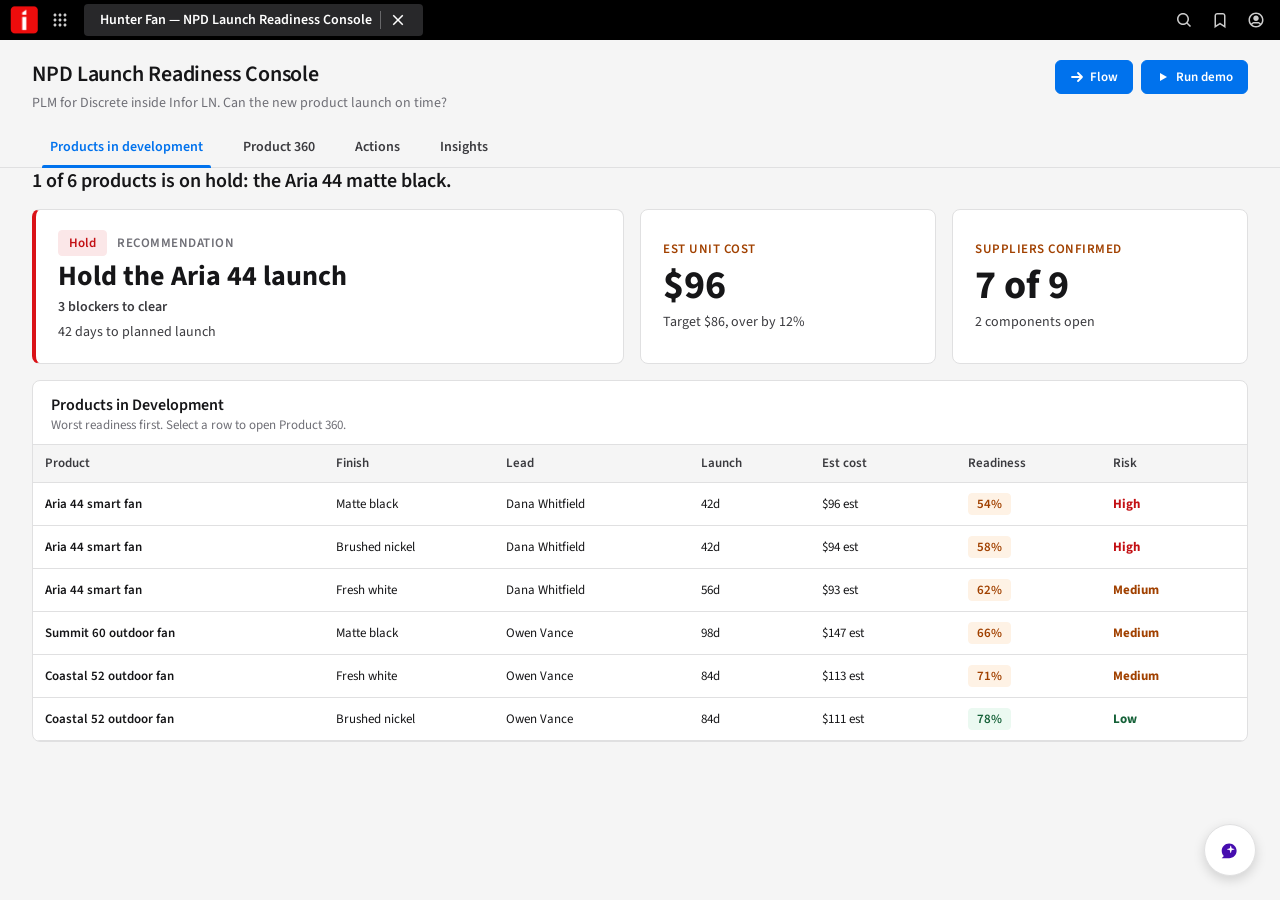
<file: prototypes/npd-v3.html>
<!doctype html>


<html lang="en">
<head>
  
  
  




<meta charset="UTF-8">
<meta name="viewport" content="width=device-width, initial-scale=1.0">
<title>Hunter Fan, NPD Launch Readiness Console</title>
<link href="https://fonts.googleapis.com/css2?family=Source+Sans+3:ital,wght@0,300;0,400;0,600;0,700;1,400&display=swap" rel="stylesheet">
<style>
:root{
  --ids-color-background-default:#ffffff;
  --ids-color-neutral-10:#f5f5f5;
  --ids-color-neutral-20:#e0e0e1;
  --ids-color-neutral-30:#c5c5c9;
  --ids-color-neutral-90:#28282a;
  --ids-color-border-weak:#bbbbbf;
  --ids-color-border-weaker:#e0e0e1;
  --ids-color-border-strong:#525257;
  --ids-color-fg:#161618;
  --ids-color-fg-secondary:#3b3b3f;
  --ids-color-fg-tertiary:#6f6f76;
  --ids-color-action:#0072ed;
  --ids-color-action-stronger:#0066d4;
  --ids-color-action-weakest:#e6f1fd;
  --ids-color-success:#2ac371;
  --ids-color-success-weak:#ebf9f1;
  --ids-color-success-stronger:#156138;
  --ids-color-warning:#f98300;
  --ids-color-warning-weak:#fef2e5;
  --ids-color-warning-stronger:#a14100;
  --ids-color-error:#da1217;
  --ids-color-error-weak:#fbe7e8;
  --ids-color-error-stronger:#c31014;
  --ids-color-info:#0072ed;
  --ids-color-info-weak:#e6f1fd;
  --ids-ai-flat:#460daf;
  --ids-ai-strong:#3b1470;
  --ids-color-purple-weak:#f1ebfc;
  --accent:#0072ed;
  --accent-2:#0066d4;
  --red:#da1217;
  --amber:#f98300;
  --green:#2ac371;
  --ai:#460daf;
  --ai-strong:#3b1470;
  --text:#161618;
  --text-dim:#3b3b3f;
  --text-muted:#6f6f76;
  --border:#e0e0e1;
  --panel:#ffffff;
  --panel-2:#f5f5f5;
  --bg:#f5f5f5;
  --tile-bg:#ffffff;
  --tile-border:#e0e0e1;
  --accent-soft:#e6f1fd;
  --overlay-bg:rgba(255,255,255,.96);
  --overlay-border:#e0e0e1;
  --caption-bg:rgba(22,22,24,.94);
  --caption-text:#ffffff;
  --shadow-lg:0 10px 30px rgba(0,0,0,.18);
  --r-xs:6px;
}
*,*::before,*::after{box-sizing:border-box;margin:0;padding:0}
button,input,select,textarea{font-family:inherit}
body{
  font-family:'Source Sans 3','Source Sans Pro',Arial,sans-serif;
  font-size:14px;color:var(--ids-color-fg);
  background:#f5f5f5;line-height:1.35;
  -webkit-font-smoothing:antialiased;
}


.ids-masthead{height:40px;background:#000000;display:flex;align-items:center;padding-inline:8px;gap:8px;position:sticky;top:0;z-index:200}
.mh-start{display:flex;align-items:center;gap:4px;flex-shrink:0}
.mh-logo-btn,.mh-icon-btn{width:32px;height:32px;display:inline-flex;align-items:center;justify-content:center;background:none;border:0;cursor:pointer;border-radius:4px;color:rgb(255 255 255 / 0.8);padding:0;font-size:0;line-height:0}
.mh-logo-btn > *{font-size:16px;line-height:normal}
.mh-icon-btn:hover{background:#28282a;color:#ffffff}
.mh-tabs{display:flex;align-items:center;flex:1;min-width:0;gap:4px}
.mh-tab{display:inline-flex;align-items:center;gap:8px;height:32px;padding-inline:16px;background:#28282a;border-radius:4px;color:#ffffff;font-size:14px;font-weight:600;max-width:620px}
.mh-tab-label{overflow:hidden;text-overflow:ellipsis;white-space:nowrap}
.mh-tab-divider{width:1px;height:18px;background:rgba(255,255,255,0.3);flex-shrink:0}
.mh-tab-close{width:18px;height:18px;display:inline-flex;align-items:center;justify-content:center;background:none;border:0;cursor:pointer;color:#ffffff;padding:0}
.mh-end{display:flex;align-items:center;flex-shrink:0;gap:4px;margin-left:auto}


.app-actions{max-width:1680px;margin:0 auto;padding:20px 32px 14px;display:flex;align-items:flex-start;justify-content:space-between;gap:16px}
.app-title{font-size:22px;font-weight:600;color:var(--ids-color-fg);letter-spacing:-0.1px}
.app-subtitle{font-size:14px;color:var(--ids-color-fg-tertiary);margin-top:4px;line-height:1.4}
.app-actions-right{display:flex;align-items:center;gap:8px;flex-shrink:0}
.run-demo-btn,.flow-btn-launch{display:inline-flex;align-items:center;gap:6px;height:34px;padding:0 14px;border-radius:var(--r-xs);font-size:13px;font-weight:600;line-height:1;background:var(--accent);color:#fff;border:1px solid var(--accent);cursor:pointer;font-family:inherit;white-space:nowrap;flex-shrink:0}
.run-demo-btn:hover,.flow-btn-launch:hover{background:var(--accent-2);border-color:var(--accent-2)}
.run-demo-btn.running{background:var(--red);border-color:var(--red)}
.run-demo-btn>svg,.flow-btn-launch>svg{flex-shrink:0;width:14px;height:14px}


.ids-tabs-wrap{max-width:1680px;margin:0 auto;padding:0 32px;border-bottom:1px solid var(--ids-color-border-weaker);background:transparent}
.ids-tabs{display:flex;align-items:center;gap:4px}
.ids-tab{position:relative;display:inline-flex;align-items:center;height:40px;padding:0 18px;border:0;background:none;font-family:inherit;font-size:14px;font-weight:600;color:var(--ids-color-fg-secondary);cursor:pointer;border-radius:4px 4px 0 0}
.ids-tab:hover{color:var(--ids-color-fg);background:var(--ids-color-neutral-10)}
.ids-tab[aria-selected="true"]{color:var(--ids-color-action)}
.ids-tab[aria-selected="true"]::after{content:"";position:absolute;left:10px;right:10px;bottom:-1px;height:3px;background:var(--ids-color-action);border-radius:2px 2px 0 0}
.ids-tabpanel{display:none}
.ids-tabpanel.active{display:block}

.tab-headline{font-size:20px;font-weight:600;color:var(--ids-color-fg);margin:18px 32px 8px;max-width:1680px;line-height:1.35}
.tab-headline-wrap{max-width:1680px;margin:0 auto;padding:0 32px}
.tab-headline-wrap .tab-headline{margin:0 0 14px 0}


.ids-home-page{padding:0 0 48px}
.hp-widgets{max-width:1680px;margin:0 auto;padding:0 32px;display:grid;grid-template-columns:repeat(6,minmax(0,1fr));gap:16px;align-items:stretch}


.hero-row{grid-column:1/-1;display:grid;grid-template-columns:2fr 1fr 1fr;gap:16px}
.hero-tile{background:#ffffff;border:1px solid var(--ids-color-border-weaker);border-radius:8px;padding:20px 22px;display:flex;flex-direction:column;justify-content:center;gap:6px;min-height:150px}
.hero-tile.primary{border-left:4px solid var(--ids-color-error);background:#ffffff}
.hero-eyebrow{font-size:13px;font-weight:600;color:var(--ids-color-fg-tertiary);text-transform:uppercase;letter-spacing:0.5px}
.hero-eyebrow.alert{color:var(--ids-color-error-stronger)}
.hero-eyebrow.warn{color:var(--ids-color-warning-stronger)}
.hero-value{font-size:40px;font-weight:700;line-height:1.05;color:var(--ids-color-fg);font-variant-numeric:lining-nums tabular-nums}
.hero-value.lg{font-size:28px;color:var(--ids-color-fg)}
.hero-value.red{color:var(--ids-color-error-stronger)}
.hero-note{font-size:14px;color:var(--ids-color-fg-secondary);line-height:1.4}
.hero-note.strong{font-weight:600}
.hero-title-row{display:flex;align-items:center;gap:10px;flex-wrap:wrap}


.wgt-card{width:100%;height:100%;display:flex;flex-direction:column;background:#ffffff;border:1px solid var(--ids-color-border-weaker);border-radius:8px;overflow:hidden;position:relative}
.wgt-header{flex-shrink:0;display:flex;align-items:flex-start;padding:14px 18px 10px;gap:8px;border-bottom:1px solid var(--ids-color-border-weaker)}
.wgt-titles{display:flex;flex-direction:column;min-width:0;gap:2px;flex:1}
.wgt-title{font-size:16px;font-weight:600;color:var(--ids-color-fg);line-height:1.25}
.wgt-subtitle{font-size:13px;color:var(--ids-color-fg-tertiary);line-height:1.3}
.wgt-actions{display:flex;align-items:center;gap:4px;margin-left:auto}
.wgt-content{flex:1;overflow-y:auto;min-height:0;padding:14px 18px}
.wgt-content.flush{padding:0}
.wgt-footer{flex-shrink:0;display:flex;align-items:center;justify-content:flex-end;gap:8px;padding:12px 18px;border-top:1px solid var(--ids-color-border-weaker)}


.hp-span2{grid-column:span 2}
.hp-span3{grid-column:span 3}
.hp-span4{grid-column:span 4}
.hp-span6{grid-column:span 6}


.ids-button{display:inline-flex;align-items:center;justify-content:center;gap:4px;min-height:32px;padding:0 12px;border-radius:6px;border:1px solid transparent;font-size:13px;font-weight:600;cursor:pointer;white-space:nowrap;background:none;color:var(--ids-color-fg-secondary);font-family:inherit}
.ids-button.primary{background:var(--ids-color-action);border-color:var(--ids-color-action);color:#ffffff}
.ids-button.primary:hover{background:var(--ids-color-action-stronger);border-color:var(--ids-color-action-stronger)}
.ids-button.secondary{background:#ffffff;border-color:var(--ids-color-action);color:var(--ids-color-action)}
.ids-button.secondary:hover{background:var(--ids-color-action-weakest)}
.ids-button.tertiary{background:none;color:var(--ids-color-fg-secondary)}
.ids-button.tertiary:hover{background:var(--ids-color-neutral-10)}
.ids-button.compact{min-height:26px;padding:0 10px;font-size:13px}

.ids-tag{display:inline-flex;align-items:center;gap:4px;height:22px;padding:0 8px;border-radius:4px;font-size:13px;font-weight:600;white-space:nowrap;background:var(--ids-color-neutral-20);border:1px solid var(--ids-color-neutral-20);color:var(--ids-color-fg)}
.ids-tag.subtle-red{background:var(--ids-color-error-weak);border-color:var(--ids-color-error-weak);color:var(--ids-color-error-stronger)}
.ids-tag.subtle-amber{background:var(--ids-color-warning-weak);border-color:var(--ids-color-warning-weak);color:var(--ids-color-warning-stronger)}
.ids-tag.subtle-green{background:var(--ids-color-success-weak);border-color:var(--ids-color-success-weak);color:var(--ids-color-success-stronger)}
.ids-tag.info{background:var(--ids-color-action-weakest);border-color:var(--ids-color-action-weakest);color:var(--ids-color-action-stronger)}
.ids-tag.error{background:var(--ids-color-error);border-color:var(--ids-color-error);color:#ffffff}
.ids-tag.success{background:var(--ids-color-success);border-color:var(--ids-color-success);color:var(--ids-color-fg)}
.ids-tag.warning{background:var(--ids-color-warning);border-color:var(--ids-color-warning);color:var(--ids-color-fg)}
.ids-tag.purple{background:var(--ids-ai-flat);border-color:var(--ids-ai-flat);color:#ffffff}
.ids-tag.lg{height:26px;padding:0 10px;font-size:13px}


.txt-sm{font-size:14px}
.txt-xs{font-size:13px}
.txt-tert{color:var(--ids-color-fg-tertiary)}
.txt-sec{color:var(--ids-color-fg-secondary)}
.num{font-variant-numeric:lining-nums tabular-nums}
.stack{display:flex;flex-direction:column;gap:8px}
.row-between{display:flex;align-items:center;justify-content:space-between;gap:8px}
.audible{position:absolute;width:1px;height:1px;overflow:hidden;clip:rect(0 0 0 0)}


.ids-grid{width:100%;border-collapse:collapse;font-size:13px;table-layout:fixed}
.ids-grid-th{font-size:13px;font-weight:600;color:var(--ids-color-fg-secondary);text-align:left;padding:10px 12px;border-bottom:1px solid var(--ids-color-border-weaker);white-space:nowrap;background:#f5f5f5;position:sticky;top:0}
.ids-grid-th.r{text-align:right}
.ids-grid-row{cursor:pointer}
.ids-grid-row:hover .ids-grid-cell{background:var(--ids-color-action-weakest)}
.ids-grid-cell{padding:10px 12px;border-bottom:1px solid var(--ids-color-border-weaker);white-space:nowrap;overflow:hidden;text-overflow:ellipsis;font-size:13px}
.ids-grid-cell.r{text-align:right;font-variant-numeric:lining-nums tabular-nums}


.lane-item{padding:10px 0;border-bottom:1px solid var(--ids-color-border-weaker)}
.lane-item:last-child{border-bottom:0}
.lane-item.lane-highlight{background:var(--ids-color-error-weak);margin:0 -8px;padding:10px 8px;border-radius:4px;border-bottom:1px solid var(--ids-color-border-weaker)}
.lane-top{display:flex;align-items:center;justify-content:space-between;margin-bottom:6px;gap:12px}
.lane-name{font-size:14px;font-weight:600;color:var(--ids-color-fg)}
.lane-status{display:flex;align-items:center;gap:10px}
.lane-bar{height:24px;border-radius:4px;background:var(--ids-color-neutral-20);width:100%;overflow:hidden;position:relative}
.lane-bar-fill{height:100%;border-radius:4px;transition:width .3s}
.lane-bar-fill.red{background:#f5c3c4}
.lane-bar-fill.amber{background:#fcc888}
.lane-bar-fill.green{background:#a1e4bf}
.lane-label{font-size:13px;font-weight:700;min-width:52px;text-align:right}
.lane-label.red{color:var(--ids-color-error-stronger)}
.lane-label.amber{color:var(--ids-color-warning-stronger)}
.lane-label.green{color:var(--ids-color-success-stronger)}
.lane-note{font-size:13px;color:var(--ids-color-fg-tertiary);line-height:1.4;margin-top:2px}
.lane-row-bar{display:flex;align-items:center;gap:12px}


.rec-wrap{display:flex;gap:16px;align-items:center;margin-bottom:14px}
.rec-ring{position:relative;width:96px;height:96px;flex-shrink:0}
.rec-ring-center{position:absolute;inset:0;display:flex;flex-direction:column;align-items:center;justify-content:center}
.rec-ring-pct{font-size:24px;font-weight:700;line-height:1}
.rec-ring-lbl{font-size:13px;color:var(--ids-color-fg-tertiary);margin-top:2px;text-transform:uppercase;letter-spacing:0.4px}
.rec-headline{font-size:15px;font-weight:600;color:var(--ids-color-error-stronger);margin-bottom:4px}
.rec-body{font-size:14px;color:var(--ids-color-fg-secondary);line-height:1.45}
.rec-blockers{list-style:decimal;padding-left:22px;margin:0}
.rec-blockers li{font-size:14px;color:var(--ids-color-fg-secondary);line-height:1.5;padding:2px 0}
.rec-blockers-title{font-size:13px;font-weight:600;color:var(--ids-color-fg-secondary);text-transform:uppercase;letter-spacing:0.4px;margin-bottom:8px}


.bom-grid{display:grid;grid-template-columns:repeat(3,1fr);gap:10px}
.bom-tile{background:#ffffff;border:2px solid var(--ids-color-border-weaker);border-radius:6px;padding:10px;display:flex;flex-direction:column;align-items:center;cursor:pointer;transition:transform .12s,box-shadow .12s;gap:6px}
.bom-tile:hover{transform:translateY(-2px);box-shadow:0 4px 10px rgba(0,0,0,.08)}
.bom-tile.ready{border-color:var(--ids-color-success)}
.bom-tile.unconfirmed{border-color:var(--ids-color-error)}
.bom-tile.unreleased{border-color:var(--ids-color-warning)}
.bom-tile-img{width:100%;aspect-ratio:1.3;background:var(--ids-color-neutral-10);border-radius:4px;display:flex;align-items:center;justify-content:center;overflow:hidden}
.bom-tile-img svg{display:block;width:70%;height:70%}
.bom-tile-name{font-size:13px;font-weight:600;color:var(--ids-color-fg);text-align:center;line-height:1.25;width:100%}
.bom-tile-status{font-size:13px;font-weight:600;text-align:center}
.bom-tile.ready .bom-tile-status{color:var(--ids-color-success-stronger)}
.bom-tile.unconfirmed .bom-tile-status{color:var(--ids-color-error-stronger)}
.bom-tile.unreleased .bom-tile-status{color:var(--ids-color-warning-stronger)}


.fan-render{width:100%;background:#f5f5f5;border-radius:8px;display:flex;align-items:center;justify-content:center;position:relative;overflow:hidden}
.fan-render svg{display:block;width:100%;height:100%}

.rd-ring{position:relative;width:96px;height:96px;flex-shrink:0}
.rd-ring-center{position:absolute;inset:0;display:flex;flex-direction:column;align-items:center;justify-content:center}
.rd-ring-pct{font-size:24px;font-weight:700;line-height:1}
.rd-ring-lbl{font-size:13px;color:var(--ids-color-fg-tertiary);text-transform:uppercase;letter-spacing:.4px;margin-top:2px}

.countdown-wrap{display:flex;align-items:baseline;gap:6px}
.cd-num{font-size:40px;font-weight:700;line-height:1;color:var(--ids-color-error-stronger)}
.cd-lbl{font-size:13px;color:var(--ids-color-fg-tertiary);line-height:1.2}

.mdl-dl{display:grid;grid-template-columns:auto 1fr;gap:4px 14px;font-size:13px}
.mdl-dl dt{color:var(--ids-color-fg-tertiary)}
.mdl-dl dd{color:var(--ids-color-fg);font-weight:600}


.filmstrip{display:flex;gap:6px;overflow-x:auto;padding:4px 0}
.fs-frame{flex:0 0 76px;background:#f5f5f5;border:1px solid var(--border);border-radius:4px;padding:4px;display:flex;flex-direction:column;align-items:center}
.fs-frame.current{border-color:var(--ids-color-action);border-width:2px}
.fs-frame-img{width:100%;aspect-ratio:1;background:#fff;border-radius:2px;overflow:hidden;display:flex;align-items:center;justify-content:center}
.fs-frame-img svg{display:block;width:85%;height:85%}
.fs-frame-lbl{font-size:13px;color:var(--ids-color-fg-tertiary);margin-top:3px}


.lc-timeline{display:flex;align-items:center;gap:0;padding:6px 0}
.lc-step{flex:1;display:flex;flex-direction:column;align-items:center;position:relative}
.lc-step::after{content:"";position:absolute;top:9px;left:50%;right:-50%;height:2px;background:var(--ids-color-neutral-20);z-index:0}
.lc-step:last-child::after{display:none}
.lc-step.done::after{background:var(--ids-color-success)}
.lc-dot{width:18px;height:18px;border-radius:50%;background:var(--ids-color-neutral-20);border:2px solid #fff;z-index:1;position:relative}
.lc-step.done .lc-dot{background:var(--ids-color-success)}
.lc-step.current .lc-dot{background:var(--ids-color-action);box-shadow:0 0 0 3px rgba(0,114,237,.2)}
.lc-lbl{font-size:13px;color:var(--ids-color-fg-secondary);margin-top:5px;font-weight:500;text-align:center;line-height:1.1}
.lc-step.current .lc-lbl{color:var(--ids-color-action);font-weight:600}


.ids-lv-body{display:flex;flex-direction:column}
.ids-lv-item{display:flex;align-items:center;gap:12px;padding:10px 16px;border-top:1px solid var(--ids-color-border-weaker);cursor:pointer}
.ids-lv-item:first-child{border-top:0}
.ids-lv-item:hover{background:var(--ids-color-action-weakest)}
.ids-lv-area{display:flex;flex-direction:column;min-width:0;flex:1;gap:2px}
.ids-lv-title{font-size:14px;font-weight:600;color:var(--ids-color-fg)}
.ids-lv-desc{font-size:13px;color:var(--ids-color-fg-secondary)}
.badge-dot{display:inline-block;width:8px;height:8px;border-radius:50%;flex-shrink:0}
.badge-dot.red{background:var(--ids-color-error)}
.badge-dot.amber{background:var(--ids-color-warning)}
.badge-dot.green{background:var(--ids-color-success)}

.ids-pb-track{height:8px;border-radius:4px;overflow:hidden;background:var(--ids-color-neutral-10);border:1px solid var(--ids-color-border-weak)}
.ids-pb-fill{height:100%;background:var(--ids-color-action)}

.hbar-list{display:flex;flex-direction:column;gap:8px}
.hbar-row{display:grid;grid-template-columns:140px 1fr 70px;gap:8px;align-items:center;font-size:13px}
.hbar-name{white-space:nowrap;overflow:hidden;text-overflow:ellipsis}
.hbar-track{height:14px;background:var(--ids-color-neutral-10);border-radius:2px;overflow:hidden}
.hbar-fill{height:100%;background:var(--ids-color-action)}
.hbar-val{text-align:right;font-variant-numeric:lining-nums tabular-nums;color:var(--ids-color-fg-secondary)}


.action-card{background:#ffffff;border:1px solid var(--ids-color-border-weaker);border-radius:8px;padding:18px 20px;display:flex;flex-direction:column;gap:12px}
.action-card-head{display:flex;align-items:flex-start;justify-content:space-between;gap:14px}
.action-card-title{font-size:16px;font-weight:600;color:var(--ids-color-fg)}
.action-card-sub{font-size:13px;color:var(--ids-color-fg-tertiary);margin-top:2px}
.action-preview{background:var(--ids-color-neutral-10);border:1px solid var(--ids-color-border-weaker);border-radius:6px;padding:12px 14px;font-size:13px;color:var(--ids-color-fg-secondary);line-height:1.5}
.action-preview-label{font-size:13px;font-weight:600;color:var(--ids-color-fg-tertiary);text-transform:uppercase;letter-spacing:0.4px;margin-bottom:6px}
.action-preview-kv{display:grid;grid-template-columns:120px 1fr;gap:4px 14px;font-size:13px}
.action-preview-kv dt{color:var(--ids-color-fg-tertiary)}
.action-preview-kv dd{color:var(--ids-color-fg);font-weight:600}
.action-card-footer{display:flex;align-items:center;justify-content:flex-end;gap:8px}


.wgt-modal-overlay{position:fixed;inset:0;z-index:250;display:none;align-items:center;justify-content:center}
.wgt-modal-overlay.open{display:flex}
.wgt-modal-backdrop{position:absolute;inset:0;background:rgba(11,15,24,.72);backdrop-filter:blur(6px)}
.wgt-modal-dialog{position:relative;background:#ffffff;color:var(--ids-color-fg);border-radius:14px;box-shadow:0 30px 80px rgba(0,0,0,.4);width:min(1000px,75vw);max-width:75vw;max-height:75vh;display:flex;flex-direction:column;overflow:hidden}
.mdl-header{padding:16px 20px;border-bottom:1px solid var(--ids-color-border-weaker);display:flex;align-items:center;justify-content:space-between;gap:14px;flex-shrink:0}
.wgt-modal-title{font-size:18px;font-weight:700;margin:0}
.wgt-modal-close{width:32px;height:32px;border-radius:50%;border:1px solid var(--ids-color-border-weaker);background:#ffffff;color:var(--ids-color-fg-secondary);font-size:16px;cursor:pointer;display:flex;align-items:center;justify-content:center;flex-shrink:0}
.wgt-modal-close:hover{background:var(--ids-color-neutral-10)}
.mdl-body{flex:1 1 auto;overflow:auto;padding:20px;width:100%}
.mdl-footer{padding:14px 20px;border-top:1px solid var(--ids-color-border-weaker);display:flex;align-items:center;justify-content:flex-end;gap:8px;flex-shrink:0}
.mdl-section{margin-bottom:20px}
.mdl-section:last-child{margin-bottom:0}
.mdl-section-title{font-size:13px;font-weight:700;text-transform:uppercase;letter-spacing:.5px;color:var(--ids-color-fg-tertiary);margin-bottom:10px}
.mdl-grid-2{display:grid;grid-template-columns:1fr 1fr;gap:16px}
.mdl-field label{display:block;font-size:13px;font-weight:600;color:var(--ids-color-fg-secondary);margin-bottom:4px}
.mdl-field input,.mdl-field select,.mdl-field textarea{width:100%;height:34px;padding:0 10px;font-size:14px;border:1px solid var(--ids-color-border-weak);border-radius:6px;font-family:inherit;background:#ffffff}
.mdl-field textarea{height:auto;min-height:70px;padding:8px 10px}
.mdl-step-indicator{display:flex;align-items:center;gap:8px;margin-bottom:16px}
.mdl-step{display:flex;align-items:center;gap:6px;font-size:13px;color:var(--ids-color-fg-tertiary)}
.mdl-step-num{width:22px;height:22px;border-radius:50%;background:var(--ids-color-neutral-20);color:var(--ids-color-fg-secondary);font-size:13px;font-weight:700;display:inline-flex;align-items:center;justify-content:center}
.mdl-step.active .mdl-step-num{background:var(--ids-color-action);color:#ffffff}
.mdl-step.done .mdl-step-num{background:var(--ids-color-success-stronger);color:#ffffff}
.mdl-step-sep{width:20px;height:2px;background:var(--ids-color-neutral-20)}

.chart-legend{display:flex;flex-direction:column;gap:6px}
.chart-legend-item{display:flex;align-items:center;gap:8px;font-size:13px}
.chart-legend-swatch{width:12px;height:12px;border-radius:2px}


.smp-launcher{position:fixed;bottom:24px;right:24px;width:52px;height:52px;border-radius:50%;background:#ffffff;border:1px solid var(--ids-color-border-weaker);box-shadow:0 4px 12px rgba(0,0,0,.15);cursor:pointer;display:inline-flex;align-items:center;justify-content:center;z-index:180}
.smp-launcher:hover{box-shadow:0 6px 16px rgba(0,0,0,.2)}
.smp-panel{position:fixed;top:40px;right:0;bottom:0;width:min(420px,100vw);background:#ffffff;box-shadow:-4px 0 20px rgba(0,0,0,.15);z-index:190;display:none;flex-direction:column}
.smp-panel.open{display:flex}
.smp-toolbar{height:48px;background:#f5f5f5;border-bottom:1px solid var(--ids-color-border-weaker);display:flex;align-items:center;padding:0 16px;gap:8px;flex-shrink:0}
.smp-toolbar-title{font-size:14px;font-weight:600;color:var(--ids-color-fg);flex:1}
.smp-close{width:28px;height:28px;border:0;background:none;cursor:pointer;border-radius:4px;color:var(--ids-color-fg-secondary);display:inline-flex;align-items:center;justify-content:center}
.smp-close:hover{background:var(--ids-color-neutral-20)}
.smp-content{flex:1;overflow-y:auto;padding:16px;display:flex;flex-direction:column;gap:12px}
.smp-onboarding{display:flex;flex-direction:column;align-items:center;padding:20px 0;gap:12px}
.smp-onb-icon{width:56px;height:56px;border-radius:50%;background:var(--ids-color-purple-weak);color:var(--ids-ai-flat);display:inline-flex;align-items:center;justify-content:center;font-size:24px}
.smp-onb-title{font-size:16px;font-weight:600;text-align:center}
.smp-message-list{display:flex;flex-direction:column;gap:12px}
.smp-message{display:flex;flex-direction:column;gap:4px}
.smp-message.user{align-items:flex-end}
.smp-bubble{max-width:90%;padding:10px 12px;border-radius:12px;font-size:14px;line-height:1.4}
.smp-message.user .smp-bubble{background:var(--ids-color-action-weakest);color:var(--ids-color-fg)}
.smp-message.ai .smp-bubble{background:var(--ids-color-neutral-10);color:var(--ids-color-fg)}
.smp-suggestion-chip,.smp-followup-chip{padding:8px 12px;background:#ffffff;border:1px solid var(--ids-color-border-weak);border-radius:16px;font-size:13px;cursor:pointer;text-align:left;font-family:inherit;color:var(--ids-color-fg)}
.smp-suggestion-chip:hover,.smp-followup-chip:hover{background:var(--ids-color-neutral-10);border-color:var(--ids-color-action)}
.smp-chips{display:flex;flex-direction:column;gap:8px}
.smp-chat-input-wrap{border-top:1px solid var(--ids-color-border-weaker);padding:12px 16px;flex-shrink:0}
.smp-chat-input{width:100%;min-height:60px;padding:8px 12px;border:1px solid var(--ids-color-border-weak);border-radius:8px;font-family:inherit;font-size:14px;resize:none}
.smp-input-row{display:flex;gap:8px;align-items:center;margin-top:8px}
.smp-send-btn{padding:6px 14px;background:var(--ids-color-action);color:#ffffff;border:0;border-radius:6px;font-size:13px;cursor:pointer;font-family:inherit}
.smp-warning{font-size:13px;color:var(--ids-color-fg-tertiary);text-align:center;margin-top:6px}


.demo-controls{position:fixed;bottom:20px;left:50%;transform:translateX(-50%);display:none;align-items:center;gap:6px;background:var(--overlay-bg);border:1px solid var(--overlay-border);border-radius:50px;padding:7px 10px;z-index:10000;backdrop-filter:blur(10px);box-shadow:var(--shadow-lg)}
.demo-controls.visible{display:flex}
.demo-btn{width:38px;height:38px;border-radius:50%;border:0;background:transparent;color:var(--text-dim);cursor:pointer;display:flex;align-items:center;justify-content:center;font-size:14px}
.demo-btn:hover{background:var(--accent-soft);color:var(--accent)}
.demo-btn.play{background:var(--accent);color:#fff;width:44px;height:44px;font-size:16px}
.demo-status{padding:0 12px;font-size:13px;color:var(--text-muted)}
.caption-bar{position:fixed;bottom:90px;left:50%;transform:translateX(-50%);max-width:880px;width:88%;background:var(--caption-bg);border:1px solid var(--overlay-border);border-radius:14px;padding:14px 24px;color:var(--caption-text);font-size:15px;line-height:1.5;text-align:center;backdrop-filter:blur(10px);box-shadow:var(--shadow-lg);z-index:9999;display:none}
.caption-bar.visible{display:block}
.caption-step{font-size:13px;color:#bbbbbf;text-transform:uppercase;letter-spacing:.5px;margin-bottom:6px}
.highlight{outline:2px solid var(--accent)!important;outline-offset:3px;box-shadow:0 0 0 6px rgba(0,114,237,.18)!important;border-radius:8px;position:relative;z-index:5}


.flow-modal{position:fixed;inset:0;z-index:300;display:none;align-items:center;justify-content:center}
.flow-modal.open{display:flex}
.flow-backdrop{position:absolute;inset:0;background:rgba(11,15,24,.72);backdrop-filter:blur(6px)}
.flow-dialog{position:relative;background:var(--panel);color:var(--text);border-radius:14px;box-shadow:0 30px 80px rgba(0,0,0,.4);width:min(1200px,94vw);height:min(820px,95vh);display:flex;flex-direction:column;overflow:hidden}
.flow-header{padding:18px 24px;border-bottom:1px solid var(--border);display:flex;align-items:flex-start;justify-content:space-between;gap:18px;flex-shrink:0}
.flow-eyebrow{font-size:13px;color:var(--ai-strong);text-transform:uppercase;letter-spacing:.5px;font-weight:700}
.flow-title{font-size:20px;font-weight:700;margin:4px 0 0}
.flow-subtitle{font-size:13px;color:var(--text-muted);margin-top:2px}
.flow-close{width:36px;height:36px;border-radius:50%;border:1px solid var(--border);background:var(--tile-bg);color:var(--text-dim);font-size:18px;cursor:pointer;display:flex;align-items:center;justify-content:center;flex-shrink:0}
.flow-stage{flex:1 1 auto;position:relative;background:var(--bg);overflow:hidden}
.flow-canvas{position:absolute;inset:0;display:flex;flex-direction:column;align-items:center;padding:55px 30px 30px;overflow:auto}
.flow-hero{width:100%;max-width:1100px;background:#fff;border:2px solid var(--ids-color-error);border-radius:10px;padding:14px 18px;margin-bottom:18px;display:flex;align-items:center;gap:14px}
.flow-hero-icon{width:44px;height:44px;border-radius:50%;background:var(--ids-color-error-weak);color:var(--ids-color-error-stronger);display:flex;align-items:center;justify-content:center;flex-shrink:0}
.flow-hero-text{font-size:14px;font-weight:600;color:var(--ids-color-fg);line-height:1.4}
.flow-paths{position:absolute;inset:0;pointer-events:none;z-index:1}
.flow-nodes{position:relative;display:grid;gap:95px 18px;width:100%;max-width:1100px;z-index:2}
.flow-node{background:var(--tile-bg);border:2px solid var(--tile-border);border-radius:10px;padding:12px 10px;text-align:center;transition:all .35s cubic-bezier(.2,.8,.2,1);position:relative}
.flow-node.red{border-color:var(--ids-color-error);background:var(--ids-color-error-weak)}
.flow-node.amber{border-color:var(--ids-color-warning)}
.flow-node .stage-num{position:absolute;top:-12px;left:50%;transform:translateX(-50%);width:24px;height:24px;border-radius:50%;background:var(--tile-bg);border:2px solid var(--border);color:var(--text-dim);font-size:13px;font-weight:700;display:flex;align-items:center;justify-content:center}
.flow-node .stage-name{font-size:13px;font-weight:700;text-transform:uppercase;letter-spacing:.3px;margin-top:4px;line-height:1.3}
.flow-node .stage-blurb{font-size:13px;color:var(--text-dim);line-height:1.4;margin-top:6px}
.flow-node.active{border-color:var(--ai);box-shadow:0 0 0 4px rgba(70,13,175,.22),0 8px 24px rgba(0,0,0,.12);transform:translateY(-3px)}
.flow-node.active .stage-num{background:var(--ai);border-color:var(--ai);color:#fff}
.flow-node.done{border-color:var(--green)}
.flow-node.done .stage-num{background:var(--green);border-color:var(--green);color:#fff}
.flow-path{stroke:var(--border);stroke-width:2;fill:none}
.flow-path.done{stroke:var(--green);stroke-width:2.5}
.flow-path.active{stroke:var(--ai);stroke-width:3;stroke-dasharray:6 4;animation:flow-dash 1s linear infinite}
@keyframes flow-dash{to{stroke-dashoffset:-20}}
.flow-caption-bar{padding:18px 28px;border-top:1px solid var(--border);background:var(--panel);flex-shrink:0;min-height:110px}
.flow-step-label{font-size:13px;color:var(--text-muted);text-transform:uppercase;letter-spacing:.5px;font-weight:700;margin-bottom:6px}
.flow-step-text{font-size:14px;line-height:1.55;color:var(--text)}
.flow-controls{padding:14px 24px;border-top:1px solid var(--border);background:var(--panel-2);display:flex;align-items:center;gap:8px;flex-shrink:0}
.flow-progress{flex:1;height:6px;background:var(--bg);border-radius:3px;overflow:hidden;margin:0 14px}
.flow-progress-fill{height:100%;background:linear-gradient(90deg,var(--ai),var(--ai-strong));transition:width .4s}
.flow-btn{padding:8px 14px;background:var(--panel);border:1px solid var(--border);border-radius:6px;color:var(--text-dim);font-size:13px;cursor:pointer;font-family:inherit;font-weight:500}
.flow-btn:hover{border-color:var(--accent);color:var(--text)}
.flow-btn.primary{background:var(--ai);color:#fff;border-color:var(--ai);min-width:96px}
.flow-btn.primary:hover{background:var(--ai-strong)}
</style>


<svg xmlns="http://www.w3.org/2000/svg" style="position:absolute;width:0;height:0;overflow:hidden" aria-hidden="true">
  <defs>
    <symbol id="artFan" viewBox="0 0 200 200">
      <circle cx="100" cy="100" r="12" fill="#28282a"/>
      <circle cx="100" cy="100" r="4" fill="#8e8e95"/>
      <g fill="#28282a" opacity="0.92">
        <ellipse cx="100" cy="48" rx="12" ry="42" transform="rotate(0 100 100)"/>
        <ellipse cx="100" cy="48" rx="12" ry="42" transform="rotate(72 100 100)"/>
        <ellipse cx="100" cy="48" rx="12" ry="42" transform="rotate(144 100 100)"/>
        <ellipse cx="100" cy="48" rx="12" ry="42" transform="rotate(216 100 100)"/>
        <ellipse cx="100" cy="48" rx="12" ry="42" transform="rotate(288 100 100)"/>
      </g>
      <rect x="94" y="104" width="12" height="26" fill="#3b3b3f"/>
      <circle cx="100" cy="140" r="18" fill="#e0e0e1"/>
      <rect x="92" y="140" width="16" height="24" rx="2" fill="#3b3b3f"/>
      <circle cx="100" cy="170" r="6" fill="#f98300"/>
    </symbol>
    <symbol id="artMotor" viewBox="0 0 100 100">
      <rect x="30" y="25" width="40" height="50" rx="4" fill="#28282a"/>
      <rect x="35" y="30" width="30" height="8" fill="#525257"/>
      <rect x="35" y="42" width="30" height="8" fill="#525257"/>
      <rect x="35" y="54" width="30" height="8" fill="#525257"/>
      <circle cx="50" cy="75" r="4" fill="#8e8e95"/>
    </symbol>
    <symbol id="artBlade" viewBox="0 0 100 100">
      <ellipse cx="50" cy="50" rx="14" ry="42" fill="#28282a"/>
      <ellipse cx="50" cy="50" rx="6" ry="40" fill="#3b3b3f"/>
      <circle cx="50" cy="88" r="4" fill="#8e8e95"/>
    </symbol>
    <symbol id="artBracket" viewBox="0 0 100 100">
      <path d="M30 40 L50 25 L70 40 L65 70 L35 70 Z" fill="#8e8e95"/>
      <circle cx="40" cy="60" r="3" fill="#28282a"/>
      <circle cx="60" cy="60" r="3" fill="#28282a"/>
    </symbol>
    <symbol id="artLight" viewBox="0 0 100 100">
      <path d="M30 40 Q50 30 70 40 L65 72 Q50 78 35 72 Z" fill="#f5f5f5" stroke="#bbbbbf" stroke-width="2"/>
      <ellipse cx="50" cy="40" rx="20" ry="4" fill="#e0e0e1"/>
      <circle cx="50" cy="55" r="7" fill="#ffd92b" opacity="0.8"/>
    </symbol>
    <symbol id="artRod" viewBox="0 0 100 100">
      <rect x="46" y="15" width="8" height="70" fill="#525257"/>
      <circle cx="50" cy="15" r="7" fill="#8e8e95"/>
      <circle cx="50" cy="85" r="7" fill="#8e8e95"/>
    </symbol>
    <symbol id="artRemote" viewBox="0 0 100 100">
      <rect x="25" y="35" width="50" height="30" rx="3" fill="#28282a"/>
      <circle cx="40" cy="50" r="3" fill="#2ac371"/>
      <rect x="48" y="46" width="20" height="4" fill="#8e8e95"/>
      <rect x="48" y="54" width="14" height="4" fill="#525257"/>
    </symbol>
    <symbol id="artCap" viewBox="0 0 100 100">
      <rect x="35" y="30" width="30" height="40" rx="4" fill="#ffd100"/>
      <text x="50" y="55" font-size="14" font-weight="700" text-anchor="middle" fill="#28282a">4.5uF</text>
    </symbol>
    <symbol id="artHarness" viewBox="0 0 100 100">
      <path d="M20 30 Q50 20 80 30 Q85 50 80 70 Q50 80 20 70 Q15 50 20 30 Z" fill="none" stroke="#da1217" stroke-width="3"/>
      <path d="M22 32 Q50 22 78 32" fill="none" stroke="#f98300" stroke-width="2"/>
      <path d="M22 68 Q50 78 78 68" fill="none" stroke="#28282a" stroke-width="2"/>
      <circle cx="50" cy="50" r="6" fill="#8e8e95"/>
    </symbol>
    <symbol id="artCanopy" viewBox="0 0 100 100">
      <path d="M25 70 Q50 25 75 70 Z" fill="#28282a"/>
      <ellipse cx="50" cy="70" rx="25" ry="4" fill="#3b3b3f"/>
    </symbol>
  </defs>
</svg>

</head>
<body>


<header class="ids-masthead" role="banner">
  <div class="mh-start">
    <button class="mh-logo-btn" type="button" aria-label="Infor home"><img src="[data-uri]" width="28" height="28" alt="Infor" aria-hidden="true"></button>
    <button class="mh-icon-btn" type="button" aria-label="Application menu">
      <svg viewBox="0 0 18 18" width="18" height="18" fill="none" aria-hidden="true"><path fill-rule="evenodd" clip-rule="evenodd" d="M9 5.5C9.82843 5.5 10.5 4.82843 10.5 4C10.5 3.17157 9.82843 2.5 9 2.5C8.17157 2.5 7.5 3.17157 7.5 4C7.5 4.82843 8.17157 5.5 9 5.5ZM10.5 9C10.5 9.82843 9.82843 10.5 9 10.5C8.17157 10.5 7.5 9.82843 7.5 9C7.5 8.17157 8.17157 7.5 9 7.5C9.82843 7.5 10.5 8.17157 10.5 9ZM10.5 14C10.5 14.8284 9.82843 15.5 9 15.5C8.17157 15.5 7.5 14.8284 7.5 14C7.5 13.1716 8.17157 12.5 9 12.5C9.82843 12.5 10.5 13.1716 10.5 14ZM15.5 9C15.5 9.82843 14.8284 10.5 14 10.5C13.1716 10.5 12.5 9.82843 12.5 9C12.5 8.17157 13.1716 7.5 14 7.5C14.8284 7.5 15.5 8.17157 15.5 9ZM14 15.5C14.8284 15.5 15.5 14.8284 15.5 14C15.5 13.1716 14.8284 12.5 14 12.5C13.1716 12.5 12.5 13.1716 12.5 14C12.5 14.8284 13.1716 15.5 14 15.5ZM15.5 4C15.5 4.82843 14.8284 5.5 14 5.5C13.1716 5.5 12.5 4.82843 12.5 4C12.5 3.17157 13.1716 2.5 14 2.5C14.8284 2.5 15.5 3.17157 15.5 4ZM4 10.5C4.82843 10.5 5.5 9.82843 5.5 9C5.5 8.17157 4.82843 7.5 4 7.5C3.17157 7.5 2.5 8.17157 2.5 9C2.5 9.82843 3.17157 10.5 4 10.5ZM5.5 14C5.5 14.8284 4.82843 15.5 4 15.5C3.17157 15.5 2.5 14.8284 2.5 14C2.5 13.1716 3.17157 12.5 4 12.5C4.82843 12.5 5.5 13.1716 5.5 14ZM4 5.5C4.82843 5.5 5.5 4.82843 5.5 4C5.5 3.17157 4.82843 2.5 4 2.5C3.17157 2.5 2.5 3.17157 2.5 4C2.5 4.82843 3.17157 5.5 4 5.5Z" fill="currentColor"/></svg>
    </button>
  </div>
  <div class="mh-tabs" role="tablist">
    <div class="mh-tab" role="tab" aria-selected="true" tabindex="0">
      <span class="mh-tab-label">Hunter Fan — NPD Launch Readiness Console</span>
      <span class="mh-tab-divider" aria-hidden="true"></span>
      <button class="mh-tab-close" type="button" aria-label="Close tab">
        <svg viewBox="0 0 18 18" width="18" height="18" fill="none"><path d="M9 10.06L13.22 14.28L14.28 13.22L10.06 9L14.28 4.78L13.22 3.72L9 7.94L4.78 3.72L3.72 4.78L7.94 9L3.72 13.22L4.78 14.28L9 10.06Z" fill="currentColor"/></svg>
      </button>
    </div>
  </div>
  <div class="mh-end">
    <button class="mh-icon-btn" type="button" aria-label="Search"><svg viewBox="0 0 18 18" width="18" height="18" fill="none"><path fill-rule="evenodd" clip-rule="evenodd" d="M3.5 8C3.5 5.51 5.51 3.5 8 3.5C10.49 3.5 12.5 5.51 12.5 8C12.5 10.49 10.49 12.5 8 12.5C5.51 12.5 3.5 10.49 3.5 8ZM8 2C4.69 2 2 4.69 2 8C2 11.31 4.69 14 8 14C9.39 14 10.66 13.53 11.68 12.74L14.97 16.03L16.03 14.97L12.74 11.68C13.53 10.66 14 9.39 14 8C14 4.69 11.31 2 8 2Z" fill="currentColor"/></svg></button>
    <button class="mh-icon-btn" type="button" aria-label="Bookmarks"><svg viewBox="0 0 18 18" width="18" height="18" fill="none"><path fill-rule="evenodd" clip-rule="evenodd" d="M3.5 4.75C3.5 3.23 4.73 2 6.25 2H11.75C13.27 2 14.5 3.23 14.5 4.75V17.17L13.33 16.37L9 13.41L4.67 16.37L3.5 17.17V4.75ZM6.25 3.5C5.56 3.5 5 4.06 5 4.75V14.33L8.58 11.88L9 11.59L9.42 11.88L13 14.33V4.75C13 4.06 12.44 3.5 11.75 3.5H6.25Z" fill="currentColor"/></svg></button>
    <button class="mh-icon-btn" type="button" aria-label="User profile"><svg viewBox="0 0 18 18" width="18" height="18" fill="none"><path fill-rule="evenodd" clip-rule="evenodd" d="M9 3C5.69 3 3 5.69 3 9C3 10.34 3.44 11.58 4.19 12.58C4.87 11.63 5.99 11 7.25 11H10.75C12.01 11 13.13 11.63 13.81 12.58C14.56 11.58 15 10.34 15 9C15 5.69 12.31 3 9 3ZM9 15C7.59 15 6.29 14.51 5.26 13.69C5.64 12.98 6.39 12.5 7.25 12.5H10.75C11.61 12.5 12.36 12.98 12.74 13.69C11.71 14.51 10.41 15 9 15ZM1.5 9C1.5 4.86 4.86 1.5 9 1.5C13.14 1.5 16.5 4.86 16.5 9C16.5 13.14 13.14 16.5 9 16.5C4.86 16.5 1.5 13.14 1.5 9ZM9 4.5C7.48 4.5 6.25 5.73 6.25 7.25C6.25 8.77 7.48 10 9 10C10.52 10 11.75 8.77 11.75 7.25C11.75 5.73 10.52 4.5 9 4.5Z" fill="currentColor"/></svg></button>
  </div>
</header>


<div class="app-actions">
  <div>
    <div class="app-title">NPD Launch Readiness Console</div>
    <div class="app-subtitle">PLM for Discrete inside Infor LN. Can the new product launch on time?</div>
  </div>
  <div class="app-actions-right">
    <button class="flow-btn-launch" type="button" id="flowBtn" aria-label="Open process flow walkthrough">
      <svg viewBox="0 0 14 14" fill="none" stroke="currentColor" stroke-width="1.8"><path d="M2 7h10M8 3l4 4-4 4" stroke-linecap="round" stroke-linejoin="round"/></svg>
      <span>Flow</span>
    </button>
    <button class="run-demo-btn" type="button" id="runDemoBtn">
      <svg viewBox="0 0 14 14" fill="none"><path d="M4 3v8l7-4-7-4z" fill="currentColor"/></svg>
      <span id="runDemoLabel">Run demo</span>
    </button>
  </div>
</div>


<div class="ids-tabs-wrap">
  <div class="ids-tabs" role="tablist" aria-label="Workspace sections">
    <button class="ids-tab" role="tab" aria-selected="true" aria-controls="panel-products" id="tab-products" data-tab="products" onclick="switchTab('products')">Products in development</button>
    <button class="ids-tab" role="tab" aria-selected="false" aria-controls="panel-p360" id="tab-p360" data-tab="p360" onclick="switchTab('p360')">Product 360</button>
    <button class="ids-tab" role="tab" aria-selected="false" aria-controls="panel-actions" id="tab-actions" data-tab="actions" onclick="switchTab('actions')">Actions</button>
    <button class="ids-tab" role="tab" aria-selected="false" aria-controls="panel-insights" id="tab-insights" data-tab="insights" onclick="switchTab('insights')">Insights</button>
  </div>
</div>


<main class="ids-home-page">
  <h1 class="audible">NPD Launch Readiness Workspace</h1>

  
  <section class="ids-tabpanel active" id="panel-products" role="tabpanel" aria-labelledby="tab-products">
    <div class="tab-headline-wrap"><div class="tab-headline" id="productsHeadline">1 of 6 products is on hold: the Aria 44 matte black.</div></div>

    <div class="hp-widgets">

      
      <div class="hero-row" role="group" aria-label="Launch readiness key metrics">
        <div class="hero-tile primary">
          <div class="hero-title-row">
            <span class="ids-tag subtle-red lg">Hold</span>
            <span class="hero-eyebrow">Recommendation</span>
          </div>
          <div class="hero-value lg">Hold the Aria 44 launch</div>
          <div class="hero-note strong">3 blockers to clear</div>
          <div class="hero-note">42 days to planned launch</div>
        </div>
        <div class="hero-tile">
          <div class="hero-eyebrow warn">Est unit cost</div>
          <div class="hero-value">$96</div>
          <div class="hero-note">Target $86, over by 12%</div>
        </div>
        <div class="hero-tile">
          <div class="hero-eyebrow warn">Suppliers confirmed</div>
          <div class="hero-value">7 of 9</div>
          <div class="hero-note">2 components open</div>
        </div>
      </div>

      
      <div class="hp-span6">
        <section class="wgt-card" aria-label="Products in development">
          <div class="wgt-header">
            <div class="wgt-titles">
              <div class="wgt-title">Products in Development</div>
              <div class="wgt-subtitle">Worst readiness first. Select a row to open Product 360.</div>
            </div>
          </div>
          <div class="wgt-content flush">
            <table class="ids-grid" aria-label="New products in development">
              <colgroup>
                <col style="width:24%"><col style="width:14%"><col style="width:16%"><col style="width:10%"><col style="width:12%"><col style="width:12%"><col style="width:12%">
              </colgroup>
              <thead>
                <tr>
                  <th class="ids-grid-th">Product</th>
                  <th class="ids-grid-th">Finish</th>
                  <th class="ids-grid-th">Lead</th>
                  <th class="ids-grid-th">Launch</th>
                  <th class="ids-grid-th">Est cost</th>
                  <th class="ids-grid-th">Readiness</th>
                  <th class="ids-grid-th">Risk</th>
                </tr>
              </thead>
              <tbody id="ecnBody"></tbody>
            </table>
          </div>
        </section>
      </div>

    </div>
  </section>

  
  <section class="ids-tabpanel" id="panel-p360" role="tabpanel" aria-labelledby="tab-p360">
    <div class="tab-headline-wrap"><div class="tab-headline" id="p360Headline">The Aria 44 inch is on hold: cost 12% over target, 2 suppliers unconfirmed, light kit BOM not released.</div></div>

    <div class="hp-widgets">

      
      <div class="hp-span3">
        <section class="wgt-card" aria-label="AI recommendation for Aria 44">
          <div class="wgt-header">
            <div class="wgt-titles">
              <div class="wgt-title" id="recTitle">Recommendation, Aria 44 matte black</div>
              <div class="wgt-subtitle" id="recSubtitle">Smart ceiling fan, in development, Dana Whitfield</div>
            </div>
            <div class="wgt-actions">
              <span class="ids-tag subtle-red">Hold</span>
            </div>
          </div>
          <div class="wgt-content">
            <div class="rec-wrap">
              <div class="rec-ring">
                <svg viewBox="0 0 42 42" width="96" height="96">
                  <circle cx="21" cy="21" r="15.9155" fill="none" stroke="#e0e0e1" stroke-width="4"></circle>
                  <circle cx="21" cy="21" r="15.9155" fill="none" stroke="#da1217" stroke-width="4" stroke-dasharray="54 46" stroke-dashoffset="25"></circle>
                </svg>
                <div class="rec-ring-center">
                  <div class="rec-ring-pct" style="color:var(--ids-color-error-stronger)">54%</div>
                  <div class="rec-ring-lbl">Ready</div>
                </div>
              </div>
              <div style="flex:1">
                <div class="rec-headline">Hold the Aria launch</div>
                <div class="rec-body">Six weeks to planned launch and three blockers remain. The agent reads PLM items, BOMs and supplier links. It recommends, Dana still signs.</div>
              </div>
            </div>
            <div class="rec-blockers-title">The three blockers</div>
            <ol class="rec-blockers">
              <li>Estimated cost $96, target $86, over by 12 percent</li>
              <li>2 of 9 components without a confirmed supplier</li>
              <li>Light kit sub-assembly has no released BOM revision</li>
            </ol>
          </div>
          <div class="wgt-footer">
            <button class="ids-button tertiary" type="button" onclick="showEcnDetail(selectedEcnId)">Open Product 360</button>
            <button class="ids-button primary" type="button" onclick="goToActionsTab()">Propose next actions</button>
          </div>
        </section>
      </div>

      <div class="hp-span3">
        <section class="wgt-card" aria-label="Five launch readiness lanes">
          <div class="wgt-header">
            <div class="wgt-titles">
              <div class="wgt-title">Impact Lanes</div>
              <div class="wgt-subtitle" id="lanesSubtitle">Aria 44 matte black, five readiness checks</div>
            </div>
            <div class="wgt-actions">
              <button class="ids-button tertiary compact" type="button" onclick="showLaneDrilldown()">Drill down</button>
            </div>
          </div>
          <div class="wgt-content">
            <div id="lanesBody"></div>
          </div>
        </section>
      </div>

      
      <div class="hp-span4">
        <section class="wgt-card" aria-label="BOM tile grid">
          <div class="wgt-header">
            <div class="wgt-titles">
              <div class="wgt-title">BOM, Aria 44</div>
              <div class="wgt-subtitle">9 components, tile outlined by status, select to open part</div>
            </div>
          </div>
          <div class="wgt-content">
            <div class="bom-grid" id="bomGrid"></div>
          </div>
        </section>
      </div>

      <div class="hp-span2">
        <section class="wgt-card" aria-label="Product image, lifecycle and history">
          <div class="wgt-header">
            <div class="wgt-titles">
              <div class="wgt-title">Product 360, Aria 44 matte black</div>
              <div class="wgt-subtitle">PN-FAN-ARIA-44-MB, Preliminary</div>
            </div>
            <div class="wgt-actions">
              <span class="ids-tag subtle-red">Launch at risk</span>
            </div>
          </div>
          <div class="wgt-content">
            <div class="fan-render" style="height:180px">
              <svg viewBox="0 0 200 200"><use href="#artFan"/></svg>
            </div>
            <div style="margin-top:14px">
              <div class="mdl-section-title" style="margin-bottom:6px">Lifecycle</div>
              <div class="lc-timeline">
                <div class="lc-step done"><div class="lc-dot"></div><div class="lc-lbl">Concept</div></div>
                <div class="lc-step done"><div class="lc-dot"></div><div class="lc-lbl">Design</div></div>
                <div class="lc-step current"><div class="lc-dot"></div><div class="lc-lbl">Preliminary</div></div>
                <div class="lc-step"><div class="lc-dot"></div><div class="lc-lbl">Released</div></div>
                <div class="lc-step"><div class="lc-dot"></div><div class="lc-lbl">Sent to LN</div></div>
              </div>
            </div>
            <div style="margin-top:14px">
              <div class="mdl-section-title" style="margin-bottom:6px">Recent history</div>
              <div class="stack" style="gap:6px">
                <div class="txt-xs txt-sec">2026-05-28, Rev 0.4 released by Cal Draper</div>
                <div class="txt-xs txt-sec">2026-05-22, UL listing confirmed by June Okafor</div>
                <div class="txt-xs txt-sec">2026-05-18, Blade bracket cost estimate loaded from LN</div>
                <div class="txt-xs txt-sec">2026-05-14, Light kit sub Rev 0.2 opened for redlining</div>
                <div class="txt-xs txt-sec">2026-05-10, Capacitor Mfr pending (Priya Shah)</div>
              </div>
            </div>
          </div>
        </section>
      </div>

    </div>
  </section>

  
  <section class="ids-tabpanel" id="panel-actions" role="tabpanel" aria-labelledby="tab-actions">
    <div class="tab-headline-wrap"><div class="tab-headline">3 next actions clear the Aria blockers. Each runs only after you approve it.</div></div>

    <div class="hp-widgets">
      <div class="hp-span6">
        <div class="action-card">
          <div class="action-card-head">
            <div>
              <div class="action-card-title">1. Request supplier confirmation for the 2 open components</div>
              <div class="action-card-sub">Owner Priya Shah. Clears the Suppliers lane from red.</div>
            </div>
            <span class="ids-tag subtle-red">Suppliers lane</span>
          </div>
          <div class="action-preview">
            <div class="action-preview-label">What will run</div>
            <dl class="action-preview-kv">
              <dt>Agent tool</dt><dd>PLM for Discrete, ForwardTask</dd>
              <dt>Task 1</dt><dd>Confirm supplier for PN-DRV-LED-01, candidates Cadran Electronics (preferred), Larkspur Microelectronics (alternate)</dd>
              <dt>Task 2</dt><dd>Confirm Mfr qualification for PN-CAP-45UF with Larkspur Microelectronics</dd>
              <dt>Routed to</dt><dd>Priya Shah, Supplier Quality</dd>
            </dl>
          </div>
          <div class="action-card-footer">
            <button class="ids-button tertiary" type="button" onclick="showSupplierModal()">Preview supplier list</button>
            <button class="ids-button primary" type="button" onclick="approveAction('suppliers')">Approve and run</button>
          </div>
        </div>
      </div>

      <div class="hp-span6">
        <div class="action-card">
          <div class="action-card-head">
            <div>
              <div class="action-card-title">2. Forward the light kit BOM release task</div>
              <div class="action-card-sub">Owner Owen Vance. Clears the BOM readiness lane from red.</div>
            </div>
            <span class="ids-tag subtle-red">BOM readiness lane</span>
          </div>
          <div class="action-preview">
            <div class="action-preview-label">What will run</div>
            <dl class="action-preview-kv">
              <dt>Agent tool</dt><dd>PLM for Discrete, ForwardTask</dd>
              <dt>Scope</dt><dd>PN-SUB-LIGHTKIT-01, release Rev 0.2 Preliminary to Rev 1.0 Released</dd>
              <dt>Open items</dt><dd>Attach motor driver datasheet, confirm 4.5 uF capacitor Mfr</dd>
              <dt>Target release</dt><dd>Week 24, after supplier confirmations</dd>
              <dt>Routed to</dt><dd>Owen Vance, Design Engineering</dd>
            </dl>
          </div>
          <div class="action-card-footer">
            <button class="ids-button tertiary" type="button" onclick="showInventoryModal()">Preview release plan</button>
            <button class="ids-button primary" type="button" onclick="approveAction('lightkit')">Approve and run</button>
          </div>
        </div>
      </div>

      <div class="hp-span6">
        <div class="action-card">
          <div class="action-card-head">
            <div>
              <div class="action-card-title">3. Send to production once all checks pass</div>
              <div class="action-card-sub">Owner Dana Whitfield. Runs only when every lane is green.</div>
            </div>
            <span class="ids-tag subtle-amber">Release lane</span>
          </div>
          <div class="action-preview">
            <div class="action-preview-label">What will run</div>
            <dl class="action-preview-kv">
              <dt>Agent tool</dt><dd>PLM for Discrete, SendtoProduction</dd>
              <dt>Payload to LN</dt><dd>Item master, standard cost rollup, primary BOM (9 lines), routing (6 ops), approved vendor list, compliance docs</dd>
              <dt>Pre-flight checks</dt><dd>Cost at or under target, 9 of 9 suppliers confirmed, all BOM revisions released, Energy Star acknowledged</dd>
              <dt>Status</dt><dd>Blocked, waiting for actions 1 and 2</dd>
            </dl>
          </div>
          <div class="action-card-footer">
            <button class="ids-button tertiary" type="button" onclick="showRouteDialog('PRD-ARIA-44')">Preview send to production</button>
            <button class="ids-button primary" type="button" disabled aria-disabled="true" title="Blocked, waiting for actions 1 and 2">Approve and run</button>
          </div>
        </div>
      </div>
    </div>
  </section>

  
  <section class="ids-tabpanel" id="panel-insights" role="tabpanel" aria-labelledby="tab-insights">
    <div class="tab-headline-wrap"><div class="tab-headline">Readiness and cost by product line.</div></div>

    <div class="hp-widgets">
      <div class="hp-span6">
        <section class="wgt-card" aria-label="Readiness over time">
          <div class="wgt-header">
            <div class="wgt-titles">
              <div class="wgt-title">Readiness Over Time</div>
              <div class="wgt-subtitle">All in-development products, last 10 weeks</div>
            </div>
            <div class="wgt-actions">
              <button class="ids-button tertiary compact" type="button" onclick="showAccuracyModal()">Expand</button>
            </div>
          </div>
          <div class="wgt-content">
            <svg viewBox="0 0 1200 320" style="width:100%;height:auto" aria-label="Readiness trend">
              <line x1="60" y1="40" x2="60" y2="280" stroke="#e0e0e1"/>
              <line x1="60" y1="280" x2="1180" y2="280" stroke="#e0e0e1"/>
              <line x1="60" y1="80" x2="1180" y2="80" stroke="#e0e0e1" stroke-dasharray="3 3"/>
              <text x="54" y="84" font-size="13" fill="#6f6f76" text-anchor="end">90% launch band</text>
              
              <polyline points="60,260 184,245 308,228 432,210 556,195 680,180 804,165 928,155 1052,148 1180,142" fill="none" stroke="#da1217" stroke-width="2.5"/>
              <circle cx="1180" cy="142" r="4" fill="#da1217"/>
              
              <polyline points="60,250 184,235 308,220 432,205 556,185 680,165 804,150 928,135 1052,120 1180,110" fill="none" stroke="#f98300" stroke-width="2.5"/>
              <circle cx="1180" cy="110" r="4" fill="#f98300"/>
              
              <polyline points="60,245 184,228 308,210 432,190 556,170 680,155 804,138 928,122 1052,110 1180,100" fill="none" stroke="#2ac371" stroke-width="2.5"/>
              <circle cx="1180" cy="100" r="4" fill="#2ac371"/>
              <text x="60" y="305" font-size="13" fill="#6f6f76">W-10</text>
              <text x="600" y="305" font-size="13" fill="#6f6f76">W-5</text>
              <text x="1150" y="305" font-size="13" fill="#6f6f76">Now</text>
            </svg>
            <div class="chart-legend" style="margin-top:10px;flex-direction:row;gap:18px;flex-wrap:wrap">
              <div class="chart-legend-item"><span class="chart-legend-swatch" style="background:#da1217"></span>Aria 44 smart (54%)</div>
              <div class="chart-legend-item"><span class="chart-legend-swatch" style="background:#f98300"></span>Coastal 52 outdoor (71%)</div>
              <div class="chart-legend-item"><span class="chart-legend-swatch" style="background:#2ac371"></span>Summit 60 outdoor (66%)</div>
            </div>
            <div class="txt-xs txt-sec" style="margin-top:8px">Launch band is 90%. Only Aria is tracking behind the glide path for its launch date.</div>
          </div>
        </section>
      </div>

      <div class="hp-span6">
        <section class="wgt-card" aria-label="Cost against target by product line">
          <div class="wgt-header">
            <div class="wgt-titles">
              <div class="wgt-title">Cost Against Target</div>
              <div class="wgt-subtitle">By product line</div>
            </div>
          </div>
          <div class="wgt-content">
            <svg viewBox="0 0 1200 300" style="width:100%;height:auto" aria-label="Cost vs target by product line">
              
              <line x1="600" y1="20" x2="600" y2="280" stroke="#525257" stroke-width="2" stroke-dasharray="5 4"/>
              <text x="600" y="18" font-size="13" fill="#525257" text-anchor="middle" font-weight="600">Target</text>
              
              <g>
                <text x="40" y="55" font-size="14" fill="#161618" font-weight="600">Aria 44 smart</text>
                <rect x="600" y="40" width="144" height="26" fill="#f5c3c4" stroke="#da1217" stroke-width="1"/>
                <text x="754" y="58" font-size="13" fill="#c31014" font-weight="700">+12% ($96 vs $86)</text>
              </g>
              
              <g>
                <text x="40" y="105" font-size="14" fill="#161618" font-weight="600">Coastal 52 outdoor</text>
                <rect x="600" y="90" width="36" height="26" fill="#fcc888" stroke="#f98300" stroke-width="1"/>
                <text x="646" y="108" font-size="13" fill="#a14100" font-weight="700">+3% ($113 vs $110)</text>
              </g>
              
              <g>
                <text x="40" y="155" font-size="14" fill="#161618" font-weight="600">Summit 60 outdoor</text>
                <rect x="576" y="140" width="24" height="26" fill="#a1e4bf" stroke="#2ac371" stroke-width="1"/>
                <text x="340" y="158" font-size="13" fill="#156138" font-weight="700" text-anchor="start">-2% ($147 vs $150)</text>
              </g>
              
              <g>
                <text x="40" y="205" font-size="14" fill="#161618" font-weight="600">Bayview 48 (released)</text>
                <rect x="540" y="190" width="60" height="26" fill="#a1e4bf" stroke="#2ac371" stroke-width="1"/>
                <text x="340" y="208" font-size="13" fill="#156138" font-weight="700" text-anchor="start">-5% ($76 vs $80)</text>
              </g>
              
              <g>
                <text x="40" y="255" font-size="14" fill="#161618" font-weight="600">Meridale 56</text>
                <rect x="596" y="240" width="8" height="26" fill="#a1e4bf" stroke="#2ac371" stroke-width="1"/>
                <text x="616" y="258" font-size="13" fill="#156138" font-weight="700">On target ($102 vs $102)</text>
              </g>
            </svg>
            <div class="txt-xs txt-sec" style="margin-top:8px;padding-top:8px;border-top:1px solid var(--ids-color-border-weaker)">Portfolio: 3 in development, 2 recently released. Aria 44 is the only line over target by more than 5 percent.</div>
          </div>
        </section>
      </div>
    </div>
  </section>

</main>


<button class="smp-launcher" aria-label="Open Gen AI assistant" onclick="openSmartPanel()">
  <svg width="18" height="18" viewBox="0 0 18 18" fill="none" xmlns="http://www.w3.org/2000/svg">
    <g>
    <path fill-rule="evenodd" clip-rule="evenodd" d="M0.703125 9.84002C0.703125 11.8992 1.53966 13.7645 2.89121 15.1145L0.70893 17.2969L7.78649 17.2953C7.84488 17.2953 7.90288 17.2957 7.96252 17.2961C8.02568 17.2965 8.0907 17.2969 8.16003 17.2969C12.2756 17.2969 15.6166 13.9554 15.6166 9.84002C15.6166 5.72428 12.2756 2.38285 8.16003 2.38285C4.04443 2.38285 0.703125 5.72428 0.703125 9.84002ZM9.70965 4.63491C9.572 4.63491 9.45608 4.72692 9.41986 4.85806L8.93444 6.74613C8.89098 6.93088 8.78956 7.09895 8.65916 7.23443C8.5215 7.36919 8.35489 7.46481 8.16652 7.51263L6.28287 8.00022C6.15247 8.03428 6.05824 8.15309 6.05824 8.28858C6.05824 8.42406 6.15247 8.54217 6.28287 8.57622L8.16652 9.06381C8.35489 9.11163 8.5215 9.208 8.65916 9.34276C8.78956 9.47752 8.89098 9.64632 8.93444 9.83035L9.41986 11.7191C9.45608 11.8503 9.572 11.9416 9.70965 11.9416C9.8473 11.9416 9.96322 11.8503 9.99944 11.7191L10.4849 9.83035C10.5356 9.64632 10.6297 9.47752 10.7674 9.34276C10.8978 9.208 11.0717 9.11163 11.2528 9.06381L13.1437 8.57622C13.2741 8.54217 13.3611 8.42406 13.3611 8.28858C13.3611 8.15309 13.2741 8.03428 13.1437 8.00022L11.2528 7.51263C11.0717 7.46481 10.8978 7.36919 10.7674 7.23443C10.6297 7.09895 10.5356 6.93088 10.4849 6.74613L9.99944 4.85806C9.96322 4.72692 9.8473 4.63491 9.70965 4.63491Z" fill="#460daf"/>
    </g>
  </svg>
</button>


<aside class="smp-panel" id="smpPanel" aria-hidden="true">
  <div class="smp-toolbar">
    <span class="smp-toolbar-title">Launch Readiness Assistant</span>
    <button class="smp-close" onclick="closeSmartPanel()" aria-label="Close Smart Panel">&#10006;</button>
  </div>
  <div class="smp-content" id="smpContent">
    <div class="smp-onboarding" id="smpOnboarding">
      <div class="smp-onb-icon">&#10022;</div>
      <div class="smp-onb-title">How can I help with the Aria 44?</div>
      <div class="txt-xs txt-tert" style="text-align:center">Ask about lanes, components, suppliers or release readiness.</div>
      <div class="smp-chips" style="width:100%;margin-top:12px">
        <button class="smp-suggestion-chip" onclick="askSmp('Can the Aria 44 launch on time?')">Can the Aria launch on time?</button>
        <button class="smp-suggestion-chip" onclick="askSmp('Why is the supplier lane red?')">Why is the supplier lane red?</button>
        <button class="smp-suggestion-chip" onclick="askSmp('What is blocking the light kit release?')">What blocks the light kit release?</button>
        <button class="smp-suggestion-chip" onclick="askSmp('Forward a task to Priya Shah for the capacitor supplier')">Forward a task to Priya Shah</button>
      </div>
    </div>
    <div class="smp-message-list" id="smpMessages" style="display:none"></div>
  </div>
  <div class="smp-chat-input-wrap">
    <textarea class="smp-chat-input" placeholder="Ask about launch readiness..." id="smpInput"></textarea>
    <div class="smp-input-row">
      <button class="smp-send-btn" onclick="sendSmp()">Send</button>
      <div class="smp-warning" style="flex:1;text-align:right">AI responses may be inaccurate, verify before acting</div>
    </div>
  </div>
</aside>



<div class="wgt-modal-overlay" id="modalEcnDetail" role="dialog" aria-modal="true" aria-labelledby="modalEcnDetailTitle" aria-hidden="true">
  <div class="wgt-modal-backdrop" onclick="closeWgtModal('modalEcnDetail')"></div>
  <div class="wgt-modal-dialog">
    <div class="mdl-header">
      <h2 class="wgt-modal-title" id="modalEcnDetailTitle">Product 360</h2>
      <button class="wgt-modal-close" onclick="closeWgtModal('modalEcnDetail')" aria-label="Close">&#10006;</button>
    </div>
    <div class="mdl-body" id="modalEcnDetailBody"></div>
    <div class="mdl-footer">
      <button class="ids-button tertiary" type="button" onclick="closeWgtModal('modalEcnDetail')">Close</button>
      <button class="ids-button secondary" type="button" onclick="stageAsDraft()">Hold as draft</button>
      <button class="ids-button primary" type="button" onclick="sendToApprovers()">Propose next actions</button>
    </div>
  </div>
</div>

<div class="wgt-modal-overlay" id="modalRoute" role="dialog" aria-modal="true" aria-labelledby="modalRouteTitle" aria-hidden="true">
  <div class="wgt-modal-backdrop" onclick="closeWgtModal('modalRoute')"></div>
  <div class="wgt-modal-dialog" style="width:min(720px,75vw)">
    <div class="mdl-header">
      <h2 class="wgt-modal-title" id="modalRouteTitle">Preview and run next actions</h2>
      <button class="wgt-modal-close" onclick="closeWgtModal('modalRoute')" aria-label="Close">&#10006;</button>
    </div>
    <div class="mdl-body">
      <div class="mdl-section">
        <div class="mdl-section-title">Scope</div>
        <div class="mdl-grid-2">
          <div class="mdl-field"><label>Product</label><input type="text" value="Aria 44 matte black" readonly></div>
          <div class="mdl-field"><label>Lead</label><input type="text" value="Dana Whitfield" readonly></div>
          <div class="mdl-field"><label>Action</label>
            <select id="routeStrategy">
              <option value="forward" selected>Forward tasks for the three blockers</option>
              <option value="supplier">Request supplier confirmation only</option>
              <option value="production">Send to production (preview only)</option>
            </select>
          </div>
          <div class="mdl-field"><label>Target launch</label>
            <select id="routeSla">
              <option value="4">Hold 6 week target, work the blockers</option>
              <option value="7">Slip 2 weeks, reset to Week 29</option>
              <option value="14">Slip 4 weeks, reset to Week 31</option>
            </select>
          </div>
        </div>
      </div>
      <div class="mdl-section">
        <div class="mdl-section-title">Tasks to forward</div>
        <div class="stack" style="gap:6px">
          <label style="display:flex;align-items:center;gap:8px;font-size:14px"><input type="checkbox" checked> Priya Shah, confirm supplier on light kit motor driver</label>
          <label style="display:flex;align-items:center;gap:8px;font-size:14px"><input type="checkbox" checked> Priya Shah, confirm Mfr on capacitor 4.5 uF</label>
          <label style="display:flex;align-items:center;gap:8px;font-size:14px"><input type="checkbox" checked> Cal Draper, release light kit sub Rev 0.2 to Rev 1.0</label>
          <label style="display:flex;align-items:center;gap:8px;font-size:14px"><input type="checkbox"> Owen Vance, value-engineer bracket to close cost gap</label>
          <label style="display:flex;align-items:center;gap:8px;font-size:14px"><input type="checkbox"> June Okafor, chase Energy Star submission</label>
        </div>
      </div>
      <div class="mdl-section">
        <div class="mdl-section-title">Message</div>
        <div class="mdl-field"><textarea id="routeMessage">The Aria 44 is six weeks from launch and three lanes are red. Tasks forwarded individually so each owner sees only what they own. Nothing reaches LN until the item is released.</textarea></div>
      </div>
    </div>
    <div class="mdl-footer">
      <button class="ids-button tertiary" type="button" onclick="closeWgtModal('modalRoute')">Cancel</button>
      <button class="ids-button primary" type="button" onclick="commitRoute()">Run actions</button>
    </div>
  </div>
</div>

<div class="wgt-modal-overlay" id="modalLaneDrill" role="dialog" aria-modal="true" aria-labelledby="modalLaneDrillTitle" aria-hidden="true">
  <div class="wgt-modal-backdrop" onclick="closeWgtModal('modalLaneDrill')"></div>
  <div class="wgt-modal-dialog">
    <div class="mdl-header">
      <h2 class="wgt-modal-title" id="modalLaneDrillTitle">Lane drill-down, Aria 44 matte black</h2>
      <button class="wgt-modal-close" onclick="closeWgtModal('modalLaneDrill')" aria-label="Close">&#10006;</button>
    </div>
    <div class="mdl-body">
      <div class="mdl-section">
        <div class="mdl-section-title">Filter by lane</div>
        <div style="display:flex;gap:6px;flex-wrap:wrap">
          <button class="ids-button secondary compact" type="button" onclick="filterLane('all')" id="laneChipAll">All lanes</button>
          <button class="ids-button tertiary compact" type="button" onclick="filterLane('cost')">Cost</button>
          <button class="ids-button tertiary compact" type="button" onclick="filterLane('supplier')">Suppliers</button>
          <button class="ids-button tertiary compact" type="button" onclick="filterLane('bom')">BOM readiness</button>
          <button class="ids-button tertiary compact" type="button" onclick="filterLane('compliance')">Compliance</button>
          <button class="ids-button tertiary compact" type="button" onclick="filterLane('release')">Release</button>
        </div>
      </div>
      <div class="mdl-section">
        <div class="mdl-section-title">Rules applied</div>
        <div class="hbar-list" id="laneConfList">
          <div class="hbar-row"><div class="hbar-name">Cost</div><div class="hbar-track"><div class="hbar-fill" style="width:88%;background:var(--ids-color-error)"></div></div><div class="hbar-val">Red</div></div>
          <div class="hbar-row"><div class="hbar-name">Suppliers</div><div class="hbar-track"><div class="hbar-fill" style="width:78%;background:var(--ids-color-error)"></div></div><div class="hbar-val">Red</div></div>
          <div class="hbar-row"><div class="hbar-name">BOM readiness</div><div class="hbar-track"><div class="hbar-fill" style="width:92%;background:var(--ids-color-error)"></div></div><div class="hbar-val">Red</div></div>
          <div class="hbar-row"><div class="hbar-name">Compliance</div><div class="hbar-track"><div class="hbar-fill" style="width:75%;background:var(--ids-color-warning)"></div></div><div class="hbar-val">Amber</div></div>
          <div class="hbar-row"><div class="hbar-name">Release</div><div class="hbar-track"><div class="hbar-fill" style="width:70%;background:var(--ids-color-warning)"></div></div><div class="hbar-val">Amber</div></div>
        </div>
      </div>
      <div class="mdl-section">
        <div class="mdl-section-title">Evidence</div>
        <table class="ids-grid" id="laneDrillTable">
          <thead><tr><th class="ids-grid-th">Lane</th><th class="ids-grid-th">Signal</th><th class="ids-grid-th">Source</th><th class="ids-grid-th r">Impact</th></tr></thead>
          <tbody id="laneDrillBody"></tbody>
        </table>
      </div>
    </div>
    <div class="mdl-footer">
      <button class="ids-button tertiary" type="button" onclick="closeWgtModal('modalLaneDrill')">Close</button>
      <button class="ids-button primary" type="button" onclick="acceptLaneAnalysis()">Accept analysis</button>
    </div>
  </div>
</div>

<div class="wgt-modal-overlay" id="modalApprover" role="dialog" aria-modal="true" aria-labelledby="modalApproverTitle" aria-hidden="true">
  <div class="wgt-modal-backdrop" onclick="closeWgtModal('modalApprover')"></div>
  <div class="wgt-modal-dialog" style="width:min(760px,75vw)">
    <div class="mdl-header">
      <h2 class="wgt-modal-title" id="modalApproverTitle">Component detail</h2>
      <button class="wgt-modal-close" onclick="closeWgtModal('modalApprover')" aria-label="Close">&#10006;</button>
    </div>
    <div class="mdl-body" id="modalApproverBody"></div>
    <div class="mdl-footer">
      <button class="ids-button tertiary" type="button" onclick="approverDecide('escalate')">Escalate to Dana</button>
      <button class="ids-button secondary" type="button" onclick="approverDecide('reject')">Reject</button>
      <button class="ids-button primary" type="button" onclick="approverDecide('approve')">Mark ready</button>
    </div>
  </div>
</div>

<div class="wgt-modal-overlay" id="modalInventory" role="dialog" aria-modal="true" aria-labelledby="modalInventoryTitle" aria-hidden="true">
  <div class="wgt-modal-backdrop" onclick="closeWgtModal('modalInventory')"></div>
  <div class="wgt-modal-dialog" style="width:min(780px,75vw)">
    <div class="mdl-header">
      <h2 class="wgt-modal-title" id="modalInventoryTitle">Request light kit revision release</h2>
      <button class="wgt-modal-close" onclick="closeWgtModal('modalInventory')" aria-label="Close">&#10006;</button>
    </div>
    <div class="mdl-body">
      <div class="mdl-step-indicator" id="invStepInd">
        <div class="mdl-step done" data-step="1"><span class="mdl-step-num">1</span><span>Scope</span></div>
        <div class="mdl-step-sep"></div>
        <div class="mdl-step active" data-step="2"><span class="mdl-step-num">2</span><span>Plan</span></div>
        <div class="mdl-step-sep"></div>
        <div class="mdl-step" data-step="3"><span class="mdl-step-num">3</span><span>Confirm</span></div>
      </div>
      <div class="mdl-section">
        <div class="mdl-section-title">Scope, PN-SUB-LIGHTKIT-01 Rev 0.2</div>
        <table class="ids-grid">
          <thead><tr><th class="ids-grid-th">Line</th><th class="ids-grid-th">State</th><th class="ids-grid-th">Owner</th><th class="ids-grid-th">What is needed</th></tr></thead>
          <tbody>
            <tr class="ids-grid-row"><td class="ids-grid-cell">LED array</td><td class="ids-grid-cell"><span class="ids-tag subtle-green">Ready</span></td><td class="ids-grid-cell">Cal Draper</td><td class="ids-grid-cell">None</td></tr>
            <tr class="ids-grid-row"><td class="ids-grid-cell">Diffuser</td><td class="ids-grid-cell"><span class="ids-tag subtle-green">Ready</span></td><td class="ids-grid-cell">Cal Draper</td><td class="ids-grid-cell">None</td></tr>
            <tr class="ids-grid-row"><td class="ids-grid-cell">Motor driver</td><td class="ids-grid-cell"><span class="ids-tag subtle-red">Spec doc missing</span></td><td class="ids-grid-cell">Owen Vance</td><td class="ids-grid-cell">Driver datasheet</td></tr>
            <tr class="ids-grid-row"><td class="ids-grid-cell">Harness</td><td class="ids-grid-cell"><span class="ids-tag subtle-green">Ready</span></td><td class="ids-grid-cell">Cal Draper</td><td class="ids-grid-cell">None</td></tr>
            <tr class="ids-grid-row"><td class="ids-grid-cell">Capacitor 4.5 uF</td><td class="ids-grid-cell"><span class="ids-tag subtle-amber">Supplier open</span></td><td class="ids-grid-cell">Priya Shah</td><td class="ids-grid-cell">Mfr confirmation</td></tr>
          </tbody>
        </table>
      </div>
      <div class="mdl-section">
        <div class="mdl-section-title">Plan, release to Rev 1.0</div>
        <div class="mdl-field"><label>Target release date</label>
          <select id="invWindow">
            <option value="week24" selected>Week 24, after supplier confirmations</option>
            <option value="week22">Week 22, parallel with cost review</option>
            <option value="week26">Hold until driver spec is loaded</option>
          </select>
        </div>
        <div class="mdl-field" style="margin-top:12px"><label>Note to Owen Vance</label>
          <textarea id="invNotes">Please attach the motor driver datasheet to PN-SUB-LIGHTKIT-01 and move the revision to Released. Priya will have supplier confirmations on both open parts by end of week.</textarea>
        </div>
      </div>
    </div>
    <div class="mdl-footer">
      <button class="ids-button tertiary" type="button" onclick="closeWgtModal('modalInventory')">Cancel</button>
      <button class="ids-button primary" type="button" onclick="commitInventoryPlan()">Forward release request</button>
    </div>
  </div>
</div>

<div class="wgt-modal-overlay" id="modalSupplier" role="dialog" aria-modal="true" aria-labelledby="modalSupplierTitle" aria-hidden="true">
  <div class="wgt-modal-backdrop" onclick="closeWgtModal('modalSupplier')"></div>
  <div class="wgt-modal-dialog">
    <div class="mdl-header">
      <h2 class="wgt-modal-title" id="modalSupplierTitle">Supplier comparison, light kit motor driver</h2>
      <button class="wgt-modal-close" onclick="closeWgtModal('modalSupplier')" aria-label="Close">&#10006;</button>
    </div>
    <div class="mdl-body">
      <div class="mdl-section">
        <table class="ids-grid">
          <thead>
            <tr>
              <th class="ids-grid-th">Vendor</th>
              <th class="ids-grid-th">Status</th>
              <th class="ids-grid-th r">Unit cost</th>
              <th class="ids-grid-th">Lead time</th>
              <th class="ids-grid-th">Qual</th>
              <th class="ids-grid-th">Action</th>
            </tr>
          </thead>
          <tbody>
            <tr class="ids-grid-row">
              <td class="ids-grid-cell">Cadran Electronics</td>
              <td class="ids-grid-cell"><span class="ids-tag subtle-amber">Candidate</span></td>
              <td class="ids-grid-cell r num">$8.40</td>
              <td class="ids-grid-cell">21 days</td>
              <td class="ids-grid-cell">In progress</td>
              <td class="ids-grid-cell"><button class="ids-button primary compact" onclick="supplierAction('cadran','select')">Select preferred</button></td>
            </tr>
            <tr class="ids-grid-row">
              <td class="ids-grid-cell">Larkspur Microelectronics</td>
              <td class="ids-grid-cell"><span class="ids-tag subtle-amber">Candidate</span></td>
              <td class="ids-grid-cell r num">$9.10</td>
              <td class="ids-grid-cell">14 days</td>
              <td class="ids-grid-cell">Submitted</td>
              <td class="ids-grid-cell"><button class="ids-button tertiary compact" onclick="supplierAction('larkspur','alt')">Set alternate</button></td>
            </tr>
            <tr class="ids-grid-row">
              <td class="ids-grid-cell">Grovemarsh Semi</td>
              <td class="ids-grid-cell"><span class="ids-tag">New</span></td>
              <td class="ids-grid-cell r num">$7.90</td>
              <td class="ids-grid-cell">28 days</td>
              <td class="ids-grid-cell">Not started</td>
              <td class="ids-grid-cell"><button class="ids-button tertiary compact" onclick="supplierAction('grovemarsh','rfq')">Send RFQ</button></td>
            </tr>
          </tbody>
        </table>
      </div>
    </div>
    <div class="mdl-footer">
      <button class="ids-button tertiary" type="button" onclick="closeWgtModal('modalSupplier')">Close</button>
      <button class="ids-button primary" type="button" onclick="commitSupplierBulk()">Request supplier confirmation</button>
    </div>
  </div>
</div>

<div class="wgt-modal-overlay" id="modalCustomerNotice" role="dialog" aria-modal="true" aria-labelledby="modalCustNoticeTitle" aria-hidden="true">
  <div class="wgt-modal-backdrop" onclick="closeWgtModal('modalCustomerNotice')"></div>
  <div class="wgt-modal-dialog" style="width:min(740px,75vw)">
    <div class="mdl-header">
      <h2 class="wgt-modal-title" id="modalCustNoticeTitle">Compliance item</h2>
      <button class="wgt-modal-close" onclick="closeWgtModal('modalCustomerNotice')" aria-label="Close">&#10006;</button>
    </div>
    <div class="mdl-body" id="modalCustNoticeBody"></div>
    <div class="mdl-footer">
      <button class="ids-button tertiary" type="button" onclick="closeWgtModal('modalCustomerNotice')">Cancel</button>
      <button class="ids-button secondary" type="button" onclick="saveCustDraft()">Save draft</button>
      <button class="ids-button primary" type="button" onclick="commitCustNotice()">Attach to item</button>
    </div>
  </div>
</div>

<div class="wgt-modal-overlay" id="modalAccuracy" role="dialog" aria-modal="true" aria-labelledby="modalAccuracyTitle" aria-hidden="true">
  <div class="wgt-modal-backdrop" onclick="closeWgtModal('modalAccuracy')"></div>
  <div class="wgt-modal-dialog">
    <div class="mdl-header">
      <h2 class="wgt-modal-title" id="modalAccuracyTitle">Readiness insights</h2>
      <button class="wgt-modal-close" onclick="closeWgtModal('modalAccuracy')" aria-label="Close">&#10006;</button>
    </div>
    <div class="mdl-body">
      <div class="mdl-section">
        <div class="mdl-section-title">Window</div>
        <div style="display:flex;gap:6px">
          <button class="ids-button tertiary compact" onclick="accuracyWindow(30)">4 weeks</button>
          <button class="ids-button secondary compact" onclick="accuracyWindow(90)" id="accWinBtn">10 weeks</button>
          <button class="ids-button tertiary compact" onclick="accuracyWindow(365)">Full lifecycle</button>
        </div>
      </div>
      <div class="mdl-section">
        <svg viewBox="0 0 400 180" style="width:100%;height:auto" id="accuracyChart">
          <line x1="30" y1="30" x2="30" y2="150" stroke="#e0e0e1"/>
          <line x1="30" y1="150" x2="390" y2="150" stroke="#e0e0e1"/>
          <line x1="30" y1="50" x2="390" y2="50" stroke="#e0e0e1" stroke-dasharray="3 3"/>
          <text x="24" y="53" font-size="13" fill="#6f6f76" text-anchor="end">90% band</text>
          <polyline points="30,135 70,122 110,108 150,96 190,88 230,80 270,75 310,72 350,70 390,68" fill="none" stroke="#460daf" stroke-width="2.5"/>
          <polyline points="30,145 70,140 110,130 150,120 190,110 230,100 270,95 310,90 350,86 390,82" fill="none" stroke="#40bdbe" stroke-width="2" stroke-dasharray="4 3"/>
          <text x="200" y="20" font-size="13" fill="#161618" text-anchor="middle" font-weight="600" id="accuracyChartTitle">Aria 44 readiness: 21% to 54%</text>
        </svg>
        <div class="chart-legend" style="margin-top:12px">
          <div class="chart-legend-item"><span class="chart-legend-swatch" style="background:#460daf"></span>Overall readiness</div>
          <div class="chart-legend-item"><span class="chart-legend-swatch" style="background:#40bdbe"></span>Cost lane</div>
        </div>
      </div>
      <div class="mdl-section">
        <div class="mdl-section-title">Cost vs target by product line</div>
        <table class="ids-grid">
          <thead><tr><th class="ids-grid-th">Line</th><th class="ids-grid-th r">Est unit cost</th><th class="ids-grid-th r">Target</th><th class="ids-grid-th r">Delta</th></tr></thead>
          <tbody id="accuracyTableBody">
            <tr class="ids-grid-row"><td class="ids-grid-cell">Aria 44 smart</td><td class="ids-grid-cell r num">$96</td><td class="ids-grid-cell r num">$86</td><td class="ids-grid-cell r num">+12%</td></tr>
            <tr class="ids-grid-row"><td class="ids-grid-cell">Coastal 52</td><td class="ids-grid-cell r num">$113</td><td class="ids-grid-cell r num">$110</td><td class="ids-grid-cell r num">+3%</td></tr>
            <tr class="ids-grid-row"><td class="ids-grid-cell">Summit 60 outdoor</td><td class="ids-grid-cell r num">$147</td><td class="ids-grid-cell r num">$150</td><td class="ids-grid-cell r num">-2%</td></tr>
            <tr class="ids-grid-row"><td class="ids-grid-cell">Bayview 48 (released)</td><td class="ids-grid-cell r num">$76</td><td class="ids-grid-cell r num">$80</td><td class="ids-grid-cell r num">-5%</td></tr>
          </tbody>
        </table>
      </div>
    </div>
    <div class="mdl-footer">
      <button class="ids-button tertiary" type="button" onclick="closeWgtModal('modalAccuracy')">Close</button>
      <button class="ids-button primary" type="button" onclick="acknowledgeAccuracy()">Acknowledge</button>
    </div>
  </div>
</div>


<div class="flow-modal" id="flowModal" role="dialog" aria-modal="true" aria-labelledby="flowTitle" aria-hidden="true">
  <div class="flow-backdrop" onclick="CIICloseFlow()"></div>
  <div class="flow-dialog">
    <header class="flow-header">
      <div>
        <div class="flow-eyebrow">NPD Launch Readiness Agent</div>
        <h2 class="flow-title" id="flowTitle">Is the Aria 44 ready to launch</h2>
        <div class="flow-subtitle">Five readiness lanes, one hero verdict, approve each action</div>
      </div>
      <button class="flow-close" onclick="CIICloseFlow()" aria-label="Close flow walkthrough">&#10006;</button>
    </header>
    <div class="flow-stage">
      <div class="flow-canvas" id="flowCanvas">
        <div class="flow-hero">
          <div class="flow-hero-icon">
            <svg viewBox="0 0 18 18" width="22" height="22" fill="currentColor"><path d="M9 3C5.69 3 3 5.69 3 9C3 12.31 5.69 15 9 15C12.31 15 15 12.31 15 9C15 5.69 12.31 3 9 3ZM10 13H8V11H10V13ZM9.75 10L10 5H8L8.25 10H9.75Z"/></svg>
          </div>
          <div class="flow-hero-text">The Aria 44 inch is on hold: cost 12 percent over target, 2 suppliers unconfirmed, light kit BOM not released.</div>
        </div>
        <svg class="flow-paths" id="flowPaths"></svg>
        <div class="flow-nodes" id="flowNodes"></div>
      </div>
    </div>
    <div class="flow-caption-bar">
      <div class="flow-step-label" id="flowStepLabel">Stage 1 of 5</div>
      <div class="flow-step-text" id="flowStepText">...</div>
    </div>
    <div class="flow-controls">
      <button class="flow-btn" id="flowPrev">&#9664; Prev</button>
      <button class="flow-btn" id="flowPlay">&#10074;&#10074; Pause</button>
      <div class="flow-progress"><div class="flow-progress-fill" id="flowProgressFill" style="width:0%"></div></div>
      <button class="flow-btn primary" id="flowNext">Next &#9654;</button>
    </div>
  </div>
</div>


<div class="demo-controls" id="demoControls">
  <button class="demo-btn" id="idsDemoPrev" title="Previous step">&#9664;</button>
  <button class="demo-btn play" id="idsDemoPlay" title="Pause / resume">&#10074;&#10074;</button>
  <button class="demo-btn" id="idsDemoNext" title="Next step">&#9654;</button>
  <button class="demo-btn" id="idsDemoStop" title="Stop demo">&#9632;</button>
  <span class="demo-status" id="idsDemoStatus">Demo running</span>
</div>
<div class="caption-bar" id="capBar">
  <div class="caption-step" id="capStep">Step 1 of 24</div>
  <div id="capText">...</div></div><script>
"use strict";

const __ctx = {};
function publishContext(name, data){ (__ctx[name] || []).forEach(f => f(data)); }
function subscribeContext(name, fn){ (__ctx[name] = __ctx[name] || []).push(fn); }


function switchTab(key){
  document.querySelectorAll(".ids-tab").forEach(t => {
    const on = t.dataset.tab === key;
    t.setAttribute("aria-selected", on ? "true" : "false");
  });
  document.querySelectorAll(".ids-tabpanel").forEach(p => p.classList.remove("active"));
  const panel = document.getElementById("panel-" + key);
  if(panel) panel.classList.add("active");
}
function goToActionsTab(){ switchTab("actions"); }


const ECN_LIST = [
  {id:"PRD-ARIA-44", name:"Aria 44 smart fan", sponsor:"Dana Whitfield", target:"Matte black", scope:"Smart ceiling fan", worst:"red", days:42, status:"preliminary",
   from:"Concept Rev 0.1", to:"Preliminary Rev 0.4", effective:"2026-07-10",
   costDelta:"$96 est", portfolio:"Target $86, +12%",
   readiness:54,
   lanes:{cost:"red",supplier:"red",bom:"red",compliance:"amber",release:"amber"},
   summary:"Three lanes block launch. Cost is 12 percent over target, light kit motor driver and capacitor have no confirmed supplier, light kit sub has no released revision."},
  {id:"PRD-ARIA-44-BN", name:"Aria 44 smart fan", sponsor:"Dana Whitfield", target:"Brushed nickel", scope:"Smart ceiling fan", worst:"red", days:42, status:"preliminary",
   from:"Concept Rev 0.1", to:"Preliminary Rev 0.3", effective:"2026-07-24",
   costDelta:"$94 est", portfolio:"Target $86, +9%",
   readiness:58,
   lanes:{cost:"amber",supplier:"red",bom:"red",compliance:"amber",release:"amber"},
   summary:"Finish variant inherits most Aria blockers. Finish samples still in review with Cal Draper."},
  {id:"PRD-ARIA-44-FW", name:"Aria 44 smart fan", sponsor:"Dana Whitfield", target:"Fresh white", scope:"Smart ceiling fan", worst:"amber", days:56, status:"concept",
   from:"Concept Rev 0.1", to:"Concept Rev 0.2", effective:"2026-07-31",
   costDelta:"$93 est", portfolio:"Target $86, +8%",
   readiness:62,
   lanes:{cost:"amber",supplier:"amber",bom:"amber",compliance:"green",release:"amber"},
   summary:"Earliest Aria variant. Finish samples not yet sourced; BOM still inherits from matte black."},
  {id:"PRD-SUMMIT-60", name:"Summit 60 outdoor fan", sponsor:"Owen Vance", target:"Matte black", scope:"Summit 60 outdoor", worst:"amber", days:98, status:"design",
   from:"Design Rev 0.1", to:"Design Rev 0.3", effective:"2026-09-04",
   costDelta:"$147 est", portfolio:"Target $150, -2%",
   readiness:66,
   lanes:{cost:"green",supplier:"amber",bom:"amber",compliance:"amber",release:"amber"},
   summary:"Cost on target. One wet-location compliance test still open; motor supplier qualification underway."},
  {id:"PRD-COAST-52", name:"Coastal 52 outdoor fan", sponsor:"Owen Vance", target:"Fresh white", scope:"Coastal 52 outdoor", worst:"amber", days:84, status:"design",
   from:"Design Rev 0.2", to:"Design Rev 0.5", effective:"2026-08-21",
   costDelta:"$113 est", portfolio:"Target $110, +3%",
   readiness:71,
   lanes:{cost:"amber",supplier:"green",bom:"amber",compliance:"green",release:"amber"},
   summary:"Design review in good shape. Two sub-BOMs still in redlining, no supplier gaps."},
  {id:"PRD-COAST-52-BN", name:"Coastal 52 outdoor fan", sponsor:"Owen Vance", target:"Brushed nickel", scope:"Coastal 52 outdoor", worst:"green", days:84, status:"design",
   from:"Design Rev 0.2", to:"Design Rev 0.4", effective:"2026-08-21",
   costDelta:"$111 est", portfolio:"Target $110, +1%",
   readiness:78,
   lanes:{cost:"green",supplier:"green",bom:"amber",compliance:"green",release:"amber"},
   summary:"Furthest along. Just needs the shared Coastal BOM to release and this finish is ready."}
];

const APPROVERS = {
  blade: {role:"Component", name:"Blade set (5)", lane:"BOM",
          detail:"Five bamboo-composite blades. Northmark Composites confirmed as preferred, Cadran as alternate. Revision 1.0 released on 2026-05-28 by Cal Draper. No open items.",
          blockers:[], tag:"Ready", tagCls:"subtle-green",
          svg:"artBlade"},
  motor: {role:"Component", name:"Motor housing", lane:"BOM",
          detail:"DC brushless motor with die-cast housing. Ferrostone Metals confirmed preferred supplier, matte black powder coat specified. Rev 1.0 released, cost per unit $28.40.",
          blockers:[], tag:"Ready", tagCls:"subtle-green",
          svg:"artMotor"},
  bracket: {role:"Component", name:"Blade bracket", lane:"Cost",
          detail:"Die-cast aluminium bracket, five per fan. Cost estimated at $3.80 per bracket, $19 per fan. Owen Vance is reviewing whether a stamped bracket could close the $10 gap on total unit cost.",
          blockers:["Open value-engineering review"], tag:"Cost gap", tagCls:"subtle-amber",
          svg:"artBracket"},
  light: {role:"Sub-assembly", name:"Light kit", lane:"BOM readiness",
          detail:"Light kit sub PN-SUB-LIGHTKIT-01 is at Rev 0.2 Preliminary. Four of five sub-components complete; motor driver spec document missing and capacitor supplier not yet confirmed. Owen Vance holds the redline.",
          blockers:["Driver datasheet missing","Capacitor Mfr pending","Revision 0.2 not released"], tag:"Revision open", tagCls:"subtle-amber",
          svg:"artLight"},
  driver: {role:"Component", name:"Light kit motor driver", lane:"Suppliers",
          detail:"No preferred supplier set. Two candidates in play: Cadran Electronics at $8.40 (21 day lead) and Larkspur Microelectronics at $9.10 (14 day lead). Priya Shah is driving qualification; a confirmation here moves the Suppliers lane from red to amber.",
          blockers:["No preferred supplier","Qualification samples outstanding"], tag:"Supplier open", tagCls:"subtle-red",
          svg:"artRemote"},
  cap: {role:"Component", name:"Capacitor 4.5 uF", lane:"Suppliers",
          detail:"Standard metal-film capacitor. Larkspur Microelectronics submitted samples; Mfr qualification still pending. Priya Shah expects confirmation within the week.",
          blockers:["Mfr qualification pending"], tag:"Supplier open", tagCls:"subtle-red",
          svg:"artCap"},
  harness: {role:"Component", name:"Wiring harness", lane:"BOM",
          detail:"UL-recognised wiring harness. Grovemarsh Elastomers confirmed preferred supplier, Rev 1.0 released.",
          blockers:[], tag:"Ready", tagCls:"subtle-green",
          svg:"artHarness"},
  rod: {role:"Component", name:"Downrod", lane:"BOM",
          detail:"6-inch steel downrod, matte black finish. Ferrostone Metals confirmed. Rev 1.0 released.",
          blockers:[], tag:"Ready", tagCls:"subtle-green",
          svg:"artRod"},
  canopy: {role:"Component", name:"Canopy", lane:"BOM",
          detail:"Steel ceiling canopy, matte black finish. Ferrostone Metals confirmed. Rev 1.0 released.",
          blockers:[], tag:"Ready", tagCls:"subtle-green",
          svg:"artCanopy"}
};

const CUSTOMERS = {
  ul: {name:"UL listing", contract:"E-287441", req:"Attach UL certificate to item", cycle:"Complete",
       template:"UL listing E-287441 attached to PN-FAN-ARIA-44-MB. Confirmed by June Okafor on 2026-05-22. Covers Aria 44 inch smart fan in all three finishes."},
  energy: {name:"Energy Star rating", contract:"ES-2026-ARIA", req:"Attach submission acknowledgement", cycle:"Pending review",
       template:"Energy Star submission ES-2026-ARIA filed 2026-05-14. Air flow and efficacy data loaded against PN-FAN-ARIA-44-MB. Awaiting EPA acknowledgement."},
  fcc: {name:"FCC Part 15 (receiver)", contract:"CAD-FCC-2025-118", req:"Supplier declaration on file", cycle:"Confirmed",
       template:"FCC Part 15 declaration from Cadran Electronics (receiver module) attached to item PN-FAN-ARIA-44-MB. Covers all Aria 44 finishes."}
};


let selectedEcnId = "PRD-ARIA-44";

function paintEcnQueue(){
  const body = document.getElementById("ecnBody");
  body.innerHTML = ECN_LIST.map(e => {
    const rcls = e.readiness >= 75 ? "subtle-green" : e.readiness >= 50 ? "subtle-amber" : "subtle-red";
    const riskLbl = e.worst === "red" ? "High" : e.worst === "amber" ? "Medium" : "Low";
    const riskColor = e.worst === "red" ? "var(--ids-color-error-stronger)" : e.worst === "amber" ? "var(--ids-color-warning-stronger)" : "var(--ids-color-success-stronger)";
    return `<tr class="ids-grid-row" onclick="selectEcnAndOpen('${e.id}')" title="${e.id}, ${e.scope}">
      <td class="ids-grid-cell" style="font-weight:600">${e.name}</td>
      <td class="ids-grid-cell">${e.target}</td>
      <td class="ids-grid-cell">${e.sponsor}</td>
      <td class="ids-grid-cell num">${e.days}d</td>
      <td class="ids-grid-cell num">${e.costDelta}</td>
      <td class="ids-grid-cell"><span class="ids-tag ${rcls}">${e.readiness}%</span></td>
      <td class="ids-grid-cell" style="font-weight:700;color:${riskColor}">${riskLbl}</td>
    </tr>`;
  }).join("");
}

const BOM_TILES = [
  {key:"motor",   name:"Motor housing",     status:"ready",       svg:"artMotor",   label:"Ready"},
  {key:"blade",   name:"Blade set (5)",     status:"ready",       svg:"artBlade",   label:"Ready"},
  {key:"bracket", name:"Blade bracket",     status:"ready",       svg:"artBracket", label:"Ready"},
  {key:"light",   name:"Light kit sub",     status:"unreleased",  svg:"artLight",   label:"Revision open"},
  {key:"driver",  name:"Motor driver",      status:"unconfirmed", svg:"artRemote",  label:"Supplier open"},
  {key:"cap",     name:"Capacitor 4.5 uF",  status:"unconfirmed", svg:"artCap",     label:"Supplier open"},
  {key:"rod",     name:"Downrod 6 in",      status:"ready",       svg:"artRod",     label:"Ready"},
  {key:"canopy",  name:"Canopy",            status:"ready",       svg:"artCanopy",  label:"Ready"},
  {key:"harness", name:"Wiring harness",    status:"ready",       svg:"artHarness", label:"Ready"}
];
function paintBomGrid(){
  const grid = document.getElementById("bomGrid");
  if(!grid) return;
  grid.innerHTML = BOM_TILES.map(t => `
    <div class="bom-tile ${t.status}" onclick="showApproverDecision('${t.key}')" title="${t.name}">
      <div class="bom-tile-img"><svg viewBox="0 0 100 100"><use href="#${t.svg}"/></svg></div>
      <div class="bom-tile-name">${t.name}</div>
      <div class="bom-tile-status">${t.label}</div>
    </div>
  `).join("");
}

function paintLanes(ecn){
  const isFirst = ecn.id === ECN_LIST[0].id;
  const laneDefs = [
    {k:"cost", name:"Cost", note:"PLM est $96 vs target $86, over by 12%"},
    {k:"supplier", name:"Suppliers", note:"7 of 9 suppliers confirmed, 2 components open"},
    {k:"bom", name:"BOM readiness", note:"11 of 12 BOM revisions released, light kit unreleased"},
    {k:"compliance", name:"Compliance", note:"UL listed, Energy Star pending"},
    {k:"release", name:"Release", note:"Not sent to LN yet"}
  ];
  const laneWidths = {red:85, amber:55, green:30};
  const lanes = ecn.lanes;
  document.getElementById("lanesBody").innerHTML = laneDefs.map(def => {
    const st = lanes[def.k];
    const label = st === "red" ? "Red" : st === "amber" ? "Amber" : "Green";
    const hiCls = st === "red" ? " lane-highlight" : "";
    return `<div class="lane-item${hiCls}">
      <div class="lane-top">
        <div class="lane-name">${def.name}</div>
        <div class="lane-status">
          <span class="lane-label ${st}">${label}</span>
        </div>
      </div>
      <div class="lane-row-bar">
        <div class="lane-bar"><div class="lane-bar-fill ${st}" style="width:${laneWidths[st]}%"></div></div>
      </div>
      <div class="lane-note">${isFirst ? def.note : (def.k === "cost" ? `${ecn.costDelta}, ${ecn.portfolio}` : NOT_REVIEWED)}</div>
    </div>`;
  }).join("");
}

const NOT_REVIEWED = "Not reviewed yet for this product";
let p360Base = null;
function paintP360(ecn){
  const panel = document.getElementById("panel-p360");
  const cards = panel.querySelectorAll(".wgt-card");
  const rec = cards[0], lanes = cards[1], bom = cards[2], prod = cards[3];
  const acts = document.getElementById("panel-actions");
  const head = document.getElementById("p360Headline");
  if(!p360Base) p360Base = {head:head.innerHTML, rec:rec.innerHTML, lanes:lanes.querySelector("#lanesSubtitle").textContent, bom:bom.innerHTML, prod:prod.innerHTML, acts:acts.innerHTML};
  head.innerHTML = p360Base.head;
  rec.innerHTML = p360Base.rec;
  lanes.querySelector("#lanesSubtitle").textContent = p360Base.lanes;
  bom.innerHTML = p360Base.bom;
  prod.innerHTML = p360Base.prod;
  acts.innerHTML = p360Base.acts;
  if(ecn.id === ECN_LIST[0].id) return;
  const r = ecn.readiness;
  const color = r >= 75 ? "var(--ids-color-success-stronger)" : "var(--ids-color-warning-stronger)";
  const stroke = r >= 75 ? "#2ac371" : "#ff8d00";
  head.textContent = `${ecn.name}, ${ecn.target}: ${r}% ready, in progress.`;
  rec.querySelector("#recTitle").textContent = `Recommendation, ${ecn.name}, ${ecn.target}`;
  rec.querySelector("#recSubtitle").textContent = `${ecn.scope}, in development, ${ecn.sponsor}`;
  rec.querySelector(".wgt-actions").innerHTML = `<span class="ids-tag">In progress</span>`;
  const ring = rec.querySelectorAll(".rec-ring circle")[1];
  ring.setAttribute("stroke-dasharray", `${r} ${100 - r}`);
  ring.setAttribute("stroke", stroke);
  const pct = rec.querySelector(".rec-ring-pct");
  pct.textContent = `${r}%`;
  pct.style.color = color;
  rec.querySelector(".rec-headline").textContent = `${ecn.name}, ${ecn.target}: in progress`;
  rec.querySelector(".rec-headline").style.color = color;
  rec.querySelector(".rec-body").textContent = ecn.summary;
  rec.querySelector(".rec-blockers-title").textContent = "What is open";
  const laneNames = {cost:"Cost",supplier:"Suppliers",bom:"BOM readiness",compliance:"Compliance",release:"Release"};
  const open = Object.keys(ecn.lanes).filter(k => k !== "cost" && ecn.lanes[k] !== "green").map(k => `<li>${laneNames[k]}: ${ecn.lanes[k]}</li>`).join("");
  rec.querySelector(".rec-blockers").innerHTML = `<li>Estimated cost ${ecn.costDelta}, ${ecn.portfolio}</li>${open}`;
  bom.querySelector(".wgt-title").textContent = `BOM, ${ecn.name}, ${ecn.target}`;
  bom.querySelector(".wgt-subtitle").textContent = "";
  bom.querySelector(".wgt-content").innerHTML = `<div class="txt-sm txt-sec">${NOT_REVIEWED}</div>`;
  prod.querySelector(".wgt-title").textContent = `Product 360, ${ecn.name}, ${ecn.target}`;
  prod.querySelector(".wgt-subtitle").textContent = `${ecn.id}, ${ecn.status}`;
  prod.querySelector(".wgt-actions").innerHTML = `<span class="ids-tag">In progress</span>`;
  prod.querySelector(".wgt-content").innerHTML = `<div class="txt-sm txt-sec">${NOT_REVIEWED}</div>`;
  acts.querySelector(".tab-headline").textContent = NOT_REVIEWED;
  acts.querySelector(".hp-widgets").innerHTML = "";
  const subEl = lanes.querySelector("#lanesSubtitle");
  subEl.textContent = `${ecn.scope}, ${ecn.target}, five readiness checks`;
}

function selectEcn(id){
  selectedEcnId = id;
  publishContext("ecn.selected", {id});
}
function selectEcnAndOpen(id){
  selectEcn(id);
  switchTab("p360");
}

subscribeContext("ecn.selected", d => {
  const ecn = ECN_LIST.find(e => e.id === d.id);
  if(!ecn) return;
  paintP360(ecn);
  paintLanes(ecn);
});

paintEcnQueue();
paintBomGrid();
paintLanes(ECN_LIST[0]);
paintP360(ECN_LIST[0]);


function openWgtModal(id){
  const el = document.getElementById(id);
  if(!el) return;
  el.classList.add("open");
  el.setAttribute("aria-hidden","false");
}
function closeWgtModal(id){
  const el = document.getElementById(id);
  if(!el) return;
  el.classList.remove("open");
  el.setAttribute("aria-hidden","true");
}

function showEcnDetail(id){
  const ecn = ECN_LIST.find(e => e.id === id) || ECN_LIST[0];
  document.getElementById("modalEcnDetailTitle").textContent = `${ecn.scope}, ${ecn.target}`;
  const laneNames = {cost:"Cost",supplier:"Suppliers",bom:"BOM readiness",compliance:"Compliance",release:"Release"};
  const laneRows = Object.entries(ecn.lanes).map(([k,v]) => {
    const cls = v === "red" ? "subtle-red" : v === "amber" ? "subtle-amber" : "subtle-green";
    return `<tr class="ids-grid-row"><td class="ids-grid-cell">${laneNames[k]}</td><td class="ids-grid-cell"><span class="ids-tag ${cls}">${v}</span></td></tr>`;
  }).join("");
  document.getElementById("modalEcnDetailBody").innerHTML = `
    <div class="mdl-section">
      <div class="mdl-section-title">Product</div>
      <div style="display:grid;grid-template-columns:200px 1fr;gap:16px;align-items:center">
        <div class="fan-render" style="height:160px"><svg viewBox="0 0 200 200"><use href="#artFan"/></svg></div>
        <dl class="mdl-dl">
          <dt>Item</dt><dd>${ecn.id}</dd>
          <dt>Lead</dt><dd>${ecn.sponsor}</dd>
          <dt>Scope</dt><dd>${ecn.scope}</dd>
          <dt>Finish</dt><dd>${ecn.target}</dd>
          <dt>Planned launch</dt><dd>${ecn.effective}</dd>
          <dt>Lifecycle stage</dt><dd><span class="ids-tag">${ecn.status}</span></dd>
          <dt>Readiness</dt><dd>${ecn.readiness}%</dd>
        </dl>
      </div>
    </div>
    <div class="mdl-section">
      <div class="mdl-section-title">Cost</div>
      <dl class="mdl-dl">
        <dt>Current estimate</dt><dd>${ecn.costDelta}</dd>
        <dt>Target</dt><dd>${ecn.portfolio}</dd>
      </dl>
    </div>
    <div class="mdl-section">
      <div class="mdl-section-title">Lane snapshot</div>
      <table class="ids-grid"><thead><tr><th class="ids-grid-th">Lane</th><th class="ids-grid-th">State</th></tr></thead><tbody>${laneRows}</tbody></table>
    </div>
    <div class="mdl-section">
      <div class="mdl-section-title">Recommendation</div>
      <p class="txt-sm txt-sec" style="line-height:1.5">${ecn.summary}</p>
    </div>`;
  selectedEcnId = id;
  openWgtModal("modalEcnDetail");
}

function stageAsDraft(){
  publishContext("ecn.staged", {id:selectedEcnId, status:"draft"});
  closeWgtModal("modalEcnDetail");
}
subscribeContext("ecn.staged", d => {
  const row = ECN_LIST.find(e => e.id === d.id);
  if(row){ row.status = "held"; paintEcnQueue(); }
});

function sendToApprovers(){
  closeWgtModal("modalEcnDetail");
  goToActionsTab();
}

function showRouteDialog(id){
  selectedEcnId = id;
  openWgtModal("modalRoute");
}
function commitRoute(){
  const strategy = document.getElementById("routeStrategy").value;
  const sla = document.getElementById("routeSla").value;
  publishContext("ecn.routed", {id:selectedEcnId, strategy, sla});
  closeWgtModal("modalRoute");
}
subscribeContext("ecn.routed", d => {
  const row = ECN_LIST.find(e => e.id === d.id);
  if(row){ row.status = "actions sent"; paintEcnQueue(); }
});

function approveAction(which){
  publishContext("action.approved", {which});
  
  const btns = document.querySelectorAll(`#panel-actions .action-card .action-card-footer .ids-button.primary`);
  
}

function showLaneDrilldown(){
  filterLane("all");
  openWgtModal("modalLaneDrill");
}
function filterLane(which){
  if(selectedEcnId !== ECN_LIST[0].id){
    document.getElementById("laneDrillBody").innerHTML = `<tr class="ids-grid-row"><td class="ids-grid-cell" colspan="4">${NOT_REVIEWED}</td></tr>`;
    return;
  }
  const rows = [
    {lane:"cost", signal:"Estimate over target", source:"PLM item cost vs LN standard cost", impact:"+$10/unit, +12%"},
    {lane:"cost", signal:"Blade bracket margin", source:"Costing engine, die-cast rollup", impact:"$19/fan"},
    {lane:"supplier", signal:"Motor driver unconfirmed", source:"PLM supplier link, PN-DRV-LED-01", impact:"No preferred"},
    {lane:"supplier", signal:"Capacitor Mfr pending", source:"PLM supplier link, PN-CAP-45UF", impact:"Qual outstanding"},
    {lane:"bom", signal:"Light kit sub unreleased", source:"PLM BOM revision history", impact:"Rev 0.2 Preliminary"},
    {lane:"bom", signal:"Driver datasheet missing", source:"PLM documents, PN-SUB-LIGHTKIT-01", impact:"1 doc open"},
    {lane:"compliance", signal:"Energy Star pending", source:"Compliance tracker, ES-2026-ARIA", impact:"Awaiting EPA"},
    {lane:"compliance", signal:"UL listing attached", source:"UL file E-287441", impact:"Confirmed"},
    {lane:"release", signal:"Not yet sent to LN", source:"PLM lifecycle history", impact:"Preliminary stage"},
    {lane:"release", signal:"CPQ not configured", source:"CPQ model workspace", impact:"After release"}
  ];
  const filtered = which === "all" ? rows : rows.filter(r => r.lane === which);
  document.getElementById("laneDrillBody").innerHTML = filtered.map(r =>
    `<tr class="ids-grid-row"><td class="ids-grid-cell">${r.lane}</td><td class="ids-grid-cell">${r.signal}</td><td class="ids-grid-cell">${r.source}</td><td class="ids-grid-cell r">${r.impact}</td></tr>`
  ).join("");
}
function acceptLaneAnalysis(){
  publishContext("lane.analysis.accepted", {id:selectedEcnId});
  closeWgtModal("modalLaneDrill");
}

function showApproverDecision(key){
  const a = APPROVERS[key];
  if(!a) return;
  document.getElementById("modalApproverTitle").textContent = `${a.name}, ${a.role}`;
  document.getElementById("modalApproverBody").innerHTML = `
    <div class="mdl-section">
      <div style="display:grid;grid-template-columns:160px 1fr;gap:16px;align-items:center">
        <div style="height:140px;background:var(--ids-color-neutral-10);border-radius:8px;display:flex;align-items:center;justify-content:center">
          <svg viewBox="0 0 100 100" width="110" height="110"><use href="#${a.svg}"/></svg>
        </div>
        <dl class="mdl-dl">
          <dt>Component</dt><dd>${a.name}</dd>
          <dt>Role</dt><dd>${a.role}</dd>
          <dt>Readiness lane</dt><dd>${a.lane}</dd>
          <dt>State</dt><dd><span class="ids-tag ${a.tagCls}">${a.tag}</span></dd>
        </dl>
      </div>
    </div>
    <div class="mdl-section">
      <div class="mdl-section-title">What the agent sees</div>
      <p class="txt-sm txt-sec" style="line-height:1.5">${a.detail}</p>
    </div>
    ${a.blockers.length ? `<div class="mdl-section">
      <div class="mdl-section-title">Open items</div>
      <ul style="padding-left:18px;font-size:14px;color:var(--ids-color-fg-secondary);line-height:1.6">
        ${a.blockers.map(b => `<li>${b}</li>`).join("")}
      </ul>
    </div>` : ""}
    <div class="mdl-section">
      <div class="mdl-field"><label>Note to Dana</label><textarea id="apprComment" placeholder="Add context for the launch review"></textarea></div>
    </div>`;
  document.getElementById("modalApprover").dataset.role = key;
  openWgtModal("modalApprover");
}
function approverDecide(action){
  const key = document.getElementById("modalApprover").dataset.role;
  const tag = action === "approve" ? "Ready" : action === "reject" ? "Rejected" : "Escalated";
  const tagCls = action === "approve" ? "subtle-green" : action === "reject" ? "subtle-red" : "subtle-amber";
  publishContext("approver.decision", {key, action, tag, tagCls});
  closeWgtModal("modalApprover");
}
subscribeContext("approver.decision", d => {
  if(d.action === "approve"){
    const tile = document.querySelector(`.bom-tile[onclick*="'${d.key}'"]`);
    if(tile){
      tile.classList.remove("unconfirmed","unreleased");
      tile.classList.add("ready");
      const status = tile.querySelector(".bom-tile-status");
      if(status) status.textContent = "Ready";
    }
  }
});

function showInventoryModal(){ openWgtModal("modalInventory"); }
function commitInventoryPlan(){
  const window = document.getElementById("invWindow").value;
  publishContext("inventory.plan.committed", {window});
  closeWgtModal("modalInventory");
}
subscribeContext("inventory.plan.committed", d => {
  const laneRows = document.querySelectorAll("#lanesBody .lane-item");
  if(laneRows[2]){
    const fill = laneRows[2].querySelector(".lane-bar-fill");
    const label = laneRows[2].querySelector(".lane-label");
    fill.className = "lane-bar-fill amber"; fill.style.width = "55%";
    label.textContent = "Amber"; label.className = "lane-label amber";
  }
});

function showSupplierModal(){ openWgtModal("modalSupplier"); }
function supplierAction(vendor, action){
  publishContext("supplier.action", {vendor, action});
}
function commitSupplierBulk(){
  publishContext("supplier.action", {vendor:"cadran", action:"select"});
  closeWgtModal("modalSupplier");
}
subscribeContext("supplier.action", d => {
  if(d.action !== "select") return;
  const laneRows = document.querySelectorAll("#lanesBody .lane-item");
  if(laneRows[1]){
    const fill = laneRows[1].querySelector(".lane-bar-fill");
    const label = laneRows[1].querySelector(".lane-label");
    fill.className = "lane-bar-fill amber"; fill.style.width = "55%";
    label.textContent = "Amber"; label.className = "lane-label amber";
  }
  const driverTile = document.querySelector('.bom-tile[onclick*="\'driver\'"]');
  if(driverTile){
    driverTile.classList.remove("unconfirmed");
    driverTile.classList.add("ready");
    const status = driverTile.querySelector(".bom-tile-status");
    if(status) status.textContent = "Ready";
  }
});

let currentCustomer = "ul";
function showCustomerNotice(key){
  currentCustomer = key;
  const c = CUSTOMERS[key];
  document.getElementById("modalCustNoticeTitle").textContent = c.name;
  document.getElementById("modalCustNoticeBody").innerHTML = `
    <div class="mdl-section">
      <div class="mdl-section-title">Document</div>
      <dl class="mdl-dl">
        <dt>Reference</dt><dd>${c.contract}</dd>
        <dt>Requirement</dt><dd>${c.req}</dd>
        <dt>Status</dt><dd>${c.cycle}</dd>
      </dl>
    </div>
    <div class="mdl-section">
      <div class="mdl-section-title">Note on the item</div>
      <div class="mdl-field"><label>Reference tag</label><input type="text" value="PN-FAN-ARIA-44-MB, ${c.contract}"></div>
      <div class="mdl-field" style="margin-top:10px"><label>Body</label><textarea id="custBody" style="min-height:120px">${c.template}</textarea></div>
    </div>`;
  openWgtModal("modalCustomerNotice");
}
function saveCustDraft(){ publishContext("customer.notice", {key:currentCustomer, state:"draft"}); closeWgtModal("modalCustomerNotice"); }
function commitCustNotice(){ publishContext("customer.notice", {key:currentCustomer, state:"sent"}); closeWgtModal("modalCustomerNotice"); }

function showAccuracyModal(){ openWgtModal("modalAccuracy"); }
function accuracyWindow(days){ publishContext("accuracy.window", {days}); }
subscribeContext("accuracy.window", d => {
  const titleEl = document.getElementById("accuracyChartTitle");
  const btns = document.querySelectorAll("#modalAccuracy .mdl-section:first-child .ids-button");
  btns.forEach(b => { b.classList.remove("secondary"); b.classList.add("tertiary"); });
  if(d.days === 30){
    if(btns[0]){ btns[0].classList.add("secondary"); btns[0].classList.remove("tertiary"); }
    if(titleEl) titleEl.textContent = "Aria 44 readiness, last 4 weeks, 44% to 54%";
  } else if(d.days === 365){
    if(btns[2]){ btns[2].classList.add("secondary"); btns[2].classList.remove("tertiary"); }
    if(titleEl) titleEl.textContent = "Aria 44 readiness, full lifecycle, 8% to 54%";
  } else {
    if(btns[1]){ btns[1].classList.add("secondary"); btns[1].classList.remove("tertiary"); }
    if(titleEl) titleEl.textContent = "Aria 44 readiness: 21% to 54%";
  }
});
function acknowledgeAccuracy(){ publishContext("accuracy.acknowledged", {ts:Date.now()}); closeWgtModal("modalAccuracy"); }


function openSmartPanel(){
  document.getElementById("smpPanel").classList.add("open");
  document.getElementById("smpPanel").setAttribute("aria-hidden","false");
  document.querySelector(".smp-launcher").style.display = "none";
}
function closeSmartPanel(){
  document.getElementById("smpPanel").classList.remove("open");
  document.getElementById("smpPanel").setAttribute("aria-hidden","true");
  document.querySelector(".smp-launcher").style.display = "";
}
function askSmp(text){
  document.getElementById("smpOnboarding").style.display = "none";
  const list = document.getElementById("smpMessages");
  list.style.display = "flex";
  const aiResp = smpAnswer(text);
  list.innerHTML += `<div class="smp-message user"><div class="smp-bubble">${text}</div></div>
    <div class="smp-message ai"><div class="smp-bubble">${aiResp}</div></div>
    <div class="smp-chips">
      <button class="smp-followup-chip" onclick="askSmp('Forward release request for the light kit sub to Owen Vance')">Forward release request to Owen</button>
      <button class="smp-followup-chip" onclick="askSmp('Compare Cadran and Larkspur for the motor driver')">Compare driver suppliers</button>
    </div>`;
  publishContext("smp.query", {text});
  list.scrollTop = list.scrollHeight;
}
function smpAnswer(q){
  const l = q.toLowerCase();
  if(l.includes("launch") && l.includes("on time")) return "Not yet. The Aria 44 is on hold with three red lanes: cost is 12 percent over target at $96 vs $86, two of nine components have no confirmed supplier (the light kit motor driver and the 4.5 uF capacitor), and the light kit sub-assembly has no released BOM revision. It also has not been sent to LN yet. The agent recommends Hold.";
  if(l.includes("supplier") && l.includes("red")) return "Two of the nine components have no confirmed supplier. The light kit motor driver has no preferred vendor set, with Cadran Electronics and Larkspur Microelectronics as candidates. The capacitor 4.5 uF has Larkspur submitted but Mfr qualification is still pending. Priya Shah is driving both.";
  if(l.includes("light kit")) return "Light kit sub PN-SUB-LIGHTKIT-01 is at Rev 0.2 Preliminary. Four of five sub-components are complete but the motor driver datasheet is missing and the capacitor Mfr is unconfirmed. Owen Vance holds the redline. Once the datasheet is attached and the capacitor is confirmed, the revision can go to Released.";
  if(l.includes("priya") || l.includes("forward")) return "Draft task prepared. Owner Priya Shah, subject: Confirm supplier for Aria 44 light kit motor driver. Ready to run as a PLM for Discrete ForwardTask action. Dana still approves before it fires.";
  if(l.includes("cost")) return "Current estimate is $96 against a target of $86, over by 12 percent. The biggest contributors are the die-cast blade bracket at $19 per fan and the motor housing at $28.40. Owen Vance is reviewing a stamped bracket alternative that could close the gap.";
  return "The Aria 44 is on hold with three red lanes (cost, suppliers, BOM readiness) and two amber (compliance, release). Ask about any lane, or ask the agent to forward a task to Priya, Cal or Owen.";
}
function sendSmp(){
  const input = document.getElementById("smpInput");
  if(input.value.trim()){ askSmp(input.value.trim()); input.value = ""; }
}


const STATE = {
  demo:{running:false, paused:false, epoch:0, idx:0, total:0},
  voice:{ready:false, picked:null},
  flow:{open:false, idx:0, paused:false, epoch:0, audio:null}
};
function pickVoice(){
  const v = window.speechSynthesis && window.speechSynthesis.getVoices ? window.speechSynthesis.getVoices() : [];
  if(!v.length) return null;
  const male = ["David","James","Guy","Ryan","Mark","Daniel","Alex","Michael","Bruce"];
  for(const n of male){
    const hit = v.find(x => x.name && x.name.includes(n) && /^en/i.test(x.lang));
    if(hit) return hit;
  }
  return v.find(x => /^en/i.test(x.lang)) || v[0];
}
function synthEleven(text){var __VOICE_BASE__="https://starforge.ai.infor.com";return new Promise(function(resolve,reject){var idx=window.__VOICE_TEXT_INDEX__||{};var mfst=window.__VOICE_MANIFEST__||{};var k=idx[String(text).trim().replace(/\s+/g," ")];var h=k&&mfst[k];if(!h){reject(new Error("voice cache miss"));return;}fetch(__VOICE_BASE__+"/api/voice/"+h,{method:"GET"}).then(function(r){if(!r.ok)throw new Error("voice "+r.status);return r.blob();}).then(function(blob){resolve(URL.createObjectURL(blob));}).catch(reject);});}
function renderCaption(idx, total, text){
  document.getElementById("capText").textContent = text;
  document.getElementById("capStep").textContent = `Step ${idx+1} of ${total}`;
  document.getElementById("capBar").classList.add("visible");
}
let __demoOpenModalId = null;
function clearHighlights(){
  document.querySelectorAll(".highlight").forEach(e => e.classList.remove("highlight"));
  if(__demoOpenModalId){ closeWgtModal(__demoOpenModalId); __demoOpenModalId = null; }
}
function highlight(sel, stayId){
  if(__demoOpenModalId && __demoOpenModalId !== stayId){
    let staysInside = false;
    if(sel){
      try{
        const target = document.querySelector(sel);
        const modalEl = document.getElementById(__demoOpenModalId);
        staysInside = !!(target && modalEl && modalEl.contains(target));
      }catch(e){}
    }
    if(!staysInside){ closeWgtModal(__demoOpenModalId); __demoOpenModalId = null; }
  }
  document.querySelectorAll(".highlight").forEach(e => e.classList.remove("highlight"));
  if(!sel) return;
  try{
    const el = document.querySelector(sel);
    if(el){ el.classList.add("highlight"); el.scrollIntoView({behavior:"smooth", block:"center"}); }
  }catch(e){}
}
function speakAndShow(idx, total, step){
  const myEpoch = STATE.demo.epoch;
  const stale = () => STATE.demo.epoch !== myEpoch || !STATE.demo.running;
  try{ if(window.speechSynthesis) window.speechSynthesis.cancel(); }catch(e){}
  if(window.__currentAudio){ try{window.__currentAudio.pause();}catch(e){} window.__currentAudio = null; }
  if(step.tab) switchTab(step.tab);
  if(step.open) openWgtModal(step.open);
  if(step.action) try{ step.action(); }catch(e){}
  setTimeout(() => {
    if(!stale()){
      highlight(step.highlight || null, step.open || null);
      if(step.open) __demoOpenModalId = step.open;
    }
  }, 80);
  renderCaption(idx, total, step.caption);
  return new Promise(resolve => {
    let done = false;
    const finish = () => {
      if(done) return; done = true;
      if(step.close){
        const idToClose = step.close === true ? __demoOpenModalId : step.close;
        if(idToClose){ closeWgtModal(idToClose); if(idToClose === __demoOpenModalId) __demoOpenModalId = null; }
      }
      resolve();
    };
    const stalePoll = setInterval(() => { if(stale()){ clearInterval(stalePoll); finish(); } }, 100);
    const key = window.__EL_KEY__;
    if(key){
      synthEleven(step.caption).then(url => {
        if(stale()){ try{URL.revokeObjectURL(url);}catch(e){} return finish(); }
        const a = new Audio(url); window.__currentAudio = a;
        a.addEventListener("ended", () => { try{URL.revokeObjectURL(url);}catch(e){} finish(); }, {once:true});
        a.addEventListener("error", () => { try{URL.revokeObjectURL(url);}catch(e){} if(stale()) return finish(); fallback(); }, {once:true});
        a.play().catch(() => { try{URL.revokeObjectURL(url);}catch(e){} if(stale()) return finish(); fallback(); });
      }).catch(() => { if(stale()) return finish(); fallback(); });
    } else { fallback(); }
    function fallback(){
      { setTimeout(finish,Math.max(3600, step.caption.length*56)); return; }
    }
  });
}


const DEMO_STEPS = [
  {tab:"products", caption:"I'm Dana Whitfield, VP of Product Engineering at Hunter Fan. We're moving every new fan through PLM for Discrete inside LN.", highlight:".app-title"},
  {tab:"products", caption:"The headline is simple. One of six products is on hold: the Aria 44 matte black. Six weeks out, three blockers.", highlight:"#productsHeadline"},
  {tab:"products", caption:"Three tiles. Hold the Aria 44 launch. $96 est unit cost against a target of $86. 7 of 9 suppliers confirmed.", highlight:".hero-row"},
  {tab:"products", caption:"Products in Development, worst readiness first. Aria 44 matte black is on top. Let's select it.", highlight:'[aria-label="Products in development"]'},
  {tab:"p360", caption:"Product 360 for the Aria 44. The headline names the three blockers: cost 12% over target, 2 suppliers unconfirmed, light kit BOM not released.", highlight:"#p360Headline"},
  {tab:"p360", caption:"The agent reads PLM items, BOMs and supplier links. It calls Hold. The three numbered blockers are right there.", highlight:'[aria-label="AI recommendation for Aria 44"]'},
  {tab:"p360", caption:"Impact Lanes on the right. The three red lanes are highlighted. Cost, Suppliers, BOM readiness. Compliance and Release are amber.", highlight:'[aria-label="Five launch readiness lanes"]'},
  {tab:"p360", caption:"The BOM as nine tiles. Each one outlined by status. Red for supplier open, amber for revision open, green for ready.", highlight:'[aria-label="BOM tile grid"]'},
  {tab:"p360", caption:"The light kit tile is amber. Rev 0.2, Preliminary, unreleased. Let's open it.", highlight:'.bom-tile.unreleased', action:() => showApproverDecision("light"), open:"modalApprover"},
  {tab:"p360", caption:"Cal Draper has the sub at Rev 0.2. The driver datasheet is missing and the capacitor supplier is unconfirmed. The agent names what's open.", open:"modalApprover", highlight:"#modalApproverBody"},
  {tab:"p360", caption:"Close this, we'll handle it through an approved action rather than a direct edit.", close:"modalApprover", highlight:"#modalApprover .mdl-footer .ids-button.tertiary"},
  {tab:"p360", caption:"The driver tile is red. No preferred supplier. Open it to see what the agent sees.", highlight:'.bom-tile.unconfirmed', action:() => showApproverDecision("driver"), open:"modalApprover"},
  {tab:"p360", caption:"Two candidates in play: Cadran Electronics and Larkspur Microelectronics. Priya Shah is driving qualification.", open:"modalApprover", highlight:"#modalApproverBody"},
  {tab:"p360", caption:"Close and let the agent propose the right next action.", close:"modalApprover", highlight:"#modalApprover .mdl-footer .ids-button.tertiary"},
  {tab:"p360", caption:"Lifecycle on the right. Concept done, Design done, Preliminary current. Released and Sent to LN are what we're working toward.", highlight:'[aria-label="Product image, lifecycle and history"]'},
  {tab:"p360", caption:"Lane drill-down. Each lane shows its rule and its evidence. Not opinion, data from PLM and LN.", highlight:'[aria-label="Five launch readiness lanes"] .ids-button', open:"modalLaneDrill", action:showLaneDrilldown},
  {tab:"p360", caption:"Filter to just the Suppliers lane. Two signals, two source records, every claim traceable.", open:"modalLaneDrill", action:() => filterLane("supplier"), highlight:"#laneDrillBody"},
  {tab:"p360", caption:"Accept the analysis. We're not committing a launch, we're committing that we read what the agent put in front of us.", close:"modalLaneDrill", highlight:"#modalLaneDrill .mdl-footer .ids-button.primary"},
  {tab:"actions", caption:"Actions tab. Three next actions clear the Aria blockers. Each runs only after you approve it.", highlight:"#panel-actions .tab-headline"},
  {tab:"actions", caption:"Action one. Request supplier confirmation for the two open components. Owned by Priya Shah.", highlight:"#panel-actions .action-card:nth-of-type(1)"},
  {tab:"actions", caption:"Preview the supplier list before approving. The agent lists Cadran as preferred and Larkspur as alternate.", open:"modalSupplier", action:showSupplierModal, highlight:"#modalSupplier tbody tr:first-child"},
  {tab:"actions", caption:"Close the preview. The approve-and-run button on the action card is what fires the ForwardTask.", close:"modalSupplier", highlight:"#modalSupplier .mdl-footer .ids-button.tertiary"},
  {tab:"actions", caption:"Action two. Forward the light kit BOM release task to Owen Vance. Preview the release plan.", highlight:"#panel-actions .action-card:nth-of-type(2)", open:"modalInventory", action:showInventoryModal},
  {tab:"actions", caption:"Target release Week 24, after supplier confirmations. The note to Owen is drafted. We read it, then we send.", open:"modalInventory", highlight:"#invNotes"},
  {tab:"actions", caption:"Forward the request. The BOM readiness lane behind us will show the pending state immediately.", close:"modalInventory", highlight:"#modalInventory .mdl-footer .ids-button.primary"},
  {tab:"actions", caption:"Action three. Send to production. Blocked until actions one and two finish. The agent will not fire this out of order.", highlight:"#panel-actions .action-card:nth-of-type(3)"},
  {tab:"actions", caption:"Preview what would reach LN. Item master, standard cost rollup, primary BOM, routing, approved vendor list, compliance docs.", open:"modalRoute", action:() => showRouteDialog("PRD-ARIA-44"), highlight:"#modalRoute .mdl-section:first-child"},
  {tab:"actions", caption:"Close the preview. The actions are drafted. Nothing has been sent without approval.", close:"modalRoute", highlight:"#modalRoute .mdl-footer .ids-button.tertiary"},
  {tab:"insights", caption:"Insights tab. Readiness over time for every product in development. Aria is tracking behind the glide path.", highlight:'[aria-label="Readiness over time"]'},
  {tab:"insights", caption:"Zoom the chart. The purple line is overall readiness, the teal line is the cost lane trending in parallel.", open:"modalAccuracy", action:showAccuracyModal, highlight:"#accuracyChart"},
  {tab:"insights", caption:"Cost against target table. Aria 44 is the outlier at plus 12 percent. The portfolio view keeps us honest.", open:"modalAccuracy", highlight:"#accuracyTableBody"},
  {tab:"insights", caption:"Acknowledge the insight. The number stays visible on the dashboard; we've just told the agent we saw it.", close:"modalAccuracy", highlight:"#modalAccuracy .mdl-footer .ids-button.primary"},
  {tab:"insights", caption:"Cost against target by product line, full width. Aria 44 is the only line more than five percent over.", highlight:'[aria-label="Cost against target by product line"]'},
  {tab:"products", caption:"That's the loop. Four tabs, one product in focus, five lanes, three approved actions. The Aria launches when the lanes are green.", highlight:".hero-row"}
];
STATE.demo.total = DEMO_STEPS.length;

function showDemoUI(){ document.getElementById("demoControls").classList.add("visible"); const b = document.getElementById("runDemoBtn"); const l = document.getElementById("runDemoLabel"); if(b) b.classList.add("running"); if(l) l.textContent = "Stop demo"; }
function hideDemoUI(){ document.getElementById("demoControls").classList.remove("visible"); document.getElementById("capBar").classList.remove("visible"); const b = document.getElementById("runDemoBtn"); const l = document.getElementById("runDemoLabel"); if(b) b.classList.remove("running"); if(l) l.textContent = "Run demo"; }

async function runDemo(startIdx){
  if(STATE.demo.running) return;
  if(selectedEcnId !== ECN_LIST[0].id) selectEcn(ECN_LIST[0].id);
  STATE.demo.running = true; STATE.demo.paused = false;
  STATE.demo.idx = (typeof startIdx === "number" && startIdx >= 0) ? Math.min(startIdx, DEMO_STEPS.length-1) : 0;
  STATE.demo.epoch++;
  showDemoUI();
  document.getElementById("idsDemoPlay").textContent = "\u23F8";
  document.getElementById("idsDemoStatus").textContent = "Demo running";
  while(STATE.demo.running && STATE.demo.idx < DEMO_STEPS.length){
    const i = STATE.demo.idx;
    try{ await speakAndShow(i, DEMO_STEPS.length, DEMO_STEPS[i]); }catch(e){ console.error(e); }
    if(!STATE.demo.running) break;
    if(STATE.demo.paused){
      await new Promise(res => { const tick = () => { if(!STATE.demo.paused || !STATE.demo.running) res(); else setTimeout(tick, 150); }; tick(); });
      if(!STATE.demo.running) break;
    }
    if(STATE.demo.idx === i) STATE.demo.idx = i + 1;
    await new Promise(r => setTimeout(r, 180));
  }
  stopDemo(false);
}
function stopDemo(reset){
  STATE.demo.running = false; STATE.demo.paused = false; STATE.demo.epoch++;
  if(reset !== false) STATE.demo.idx = 0;
  if(window.__currentAudio){ try{window.__currentAudio.pause();}catch(e){} window.__currentAudio = null; }
  try{ if(window.speechSynthesis) window.speechSynthesis.cancel(); }catch(e){}
  clearHighlights();
  document.querySelectorAll(".wgt-modal-overlay.open").forEach(el => closeWgtModal(el.id));
  __demoOpenModalId = null;
  hideDemoUI();
}
function pauseResume(){
  if(!STATE.demo.running){ runDemo(); return; }
  STATE.demo.paused = !STATE.demo.paused;
  document.getElementById("idsDemoPlay").textContent = STATE.demo.paused ? "\u25B6" : "\u23F8";
  document.getElementById("idsDemoStatus").textContent = STATE.demo.paused ? "Demo paused" : "Demo running";
}
function nextStep(){
  if(!STATE.demo.running){ runDemo(Math.min(STATE.demo.idx+1, DEMO_STEPS.length-1)); return; }
  STATE.demo.epoch++; STATE.demo.idx = Math.min(STATE.demo.idx+1, DEMO_STEPS.length-1);
  if(window.__currentAudio){ try{window.__currentAudio.pause();}catch(e){} window.__currentAudio = null; }
  try{ if(window.speechSynthesis) window.speechSynthesis.cancel(); }catch(e){}
}
function prevStep(){
  if(!STATE.demo.running){ runDemo(Math.max(0, STATE.demo.idx-1)); return; }
  STATE.demo.epoch++; STATE.demo.idx = Math.max(STATE.demo.idx-1, 0);
  if(window.__currentAudio){ try{window.__currentAudio.pause();}catch(e){} window.__currentAudio = null; }
  try{ if(window.speechSynthesis) window.speechSynthesis.cancel(); }catch(e){}
}

document.getElementById("runDemoBtn").addEventListener("click", () => { if(STATE.demo.running) stopDemo(); else runDemo(); });
document.getElementById("idsDemoPlay").addEventListener("click", pauseResume);
document.getElementById("idsDemoStop").addEventListener("click", () => stopDemo(true));
document.getElementById("idsDemoNext").addEventListener("click", nextStep);
document.getElementById("idsDemoPrev").addEventListener("click", prevStep);
if(window.speechSynthesis){
  if(window.speechSynthesis.getVoices().length){ STATE.voice.picked = pickVoice(); STATE.voice.ready = true; }
  window.speechSynthesis.onvoiceschanged = () => { STATE.voice.picked = pickVoice(); STATE.voice.ready = true; };
}


const CII_FLOW_STEPS = [
  {stage:1, name:"Cost", status:"red", blurb:"Est $96 vs target $86",
   narration:"Cost lane. The agent reads the PLM item cost and the LN standard cost and compares them against the launch target. Aria 44 is at $96 against a target of $86, twelve percent over. The rule is red, the hero line says cost twelve percent over target."},
  {stage:2, name:"Suppliers", status:"red", blurb:"2 of 9 components unconfirmed",
   narration:"Suppliers lane. The agent reads supplier links on every component. Nine components in the Aria 44 BOM, seven confirmed, two open. The light kit motor driver has no preferred vendor and the capacitor is pending Mfr qualification. The hero line says two suppliers unconfirmed."},
  {stage:3, name:"BOM readiness", status:"red", blurb:"Light kit sub Rev 0.2 unreleased",
   narration:"BOM readiness lane. The agent reads BOM revision state. Eleven of twelve subs are at a released revision; the light kit sub is still at Rev 0.2 Preliminary with the driver datasheet missing. The hero line says light kit BOM not released."},
  {stage:4, name:"Compliance", status:"amber", blurb:"UL listed, Energy Star pending",
   narration:"Compliance lane. The agent reads attached documents. UL file E-287441 confirmed, FCC Part 15 declaration on file, California Title 20 data loaded. Energy Star submission filed but awaiting EPA. That's amber, not red. Launch is possible once Energy Star closes."},
  {stage:5, name:"Release", status:"amber", blurb:"Not yet sent to LN",
   narration:"Release lane. The Aria 44 is still at Preliminary stage inside PLM for Discrete. It has not been sent to LN yet, and CPQ has not been configured. On send the item master, BOM, routing and approved vendor list reach LN together, but only once the three red lanes close. That's the whole verdict."}
];

function CIIBuildFlowNodes(){
  const nodes = document.getElementById("flowNodes");
  nodes.innerHTML = "";
  CII_FLOW_STEPS.forEach((s,i) => {
    const node = document.createElement("div");
    node.className = "flow-node " + s.status;
    node.innerHTML = `<div class="stage-num">${i+1}</div><div class="stage-name">${s.name}</div><div class="stage-blurb">${s.blurb}</div>`;
    nodes.appendChild(node);
  });
  nodes.style.gridTemplateColumns = `repeat(${CII_FLOW_STEPS.length},1fr)`;
}
function CIIDrawFlowPaths(){
  const canvas = document.querySelector(".flow-canvas");
  const svg = document.getElementById("flowPaths");
  if(!canvas || !svg) return;
  const cr = canvas.getBoundingClientRect();
  if(!cr.width) return;
  const cw = Math.max(canvas.scrollWidth, cr.width);
  const ch = Math.max(canvas.scrollHeight, cr.height);
  svg.setAttribute("width", cw); svg.setAttribute("height", ch);
  svg.setAttribute("viewBox", `0 0 ${cw} ${ch}`);
  svg.style.width = cw + "px"; svg.style.height = ch + "px";
  while(svg.firstChild) svg.removeChild(svg.firstChild);
  const nodes = canvas.querySelectorAll(".flow-node");
  const ns = "http://www.w3.org/2000/svg";
  function geom(el){
    const r = el.getBoundingClientRect();
    return { left:r.left-cr.left+canvas.scrollLeft, right:r.right-cr.left+canvas.scrollLeft,
             top:r.top-cr.top+canvas.scrollTop, bottom:r.bottom-cr.top+canvas.scrollTop,
             cx:(r.left+r.right)/2-cr.left+canvas.scrollLeft, cy:(r.top+r.bottom)/2-cr.top+canvas.scrollTop };
  }
  function curve(a,b){
    if(Math.abs(b.cy-a.cy) < 12){
      const ltr = b.cx > a.cx;
      const sx = ltr ? a.right : a.left;
      const ex = ltr ? b.left : b.right;
      return `M ${sx} ${a.cy} L ${ex} ${b.cy}`;
    }
    const sx=a.cx, sy=a.bottom, ex=b.cx, ey=b.top;
    const mid=(sy+ey)/2;
    return `M ${sx} ${sy} C ${sx} ${mid}, ${ex} ${mid}, ${ex} ${ey}`;
  }
  for(let i = 0; i < nodes.length-1; i++){
    const src = nodes[i];
    const dst = nodes[i+1];
    if(!src || !dst) continue;
    const a = geom(src), b = geom(dst);
    const path = document.createElementNS(ns, "path");
    path.setAttribute("d", curve(a,b));
    path.setAttribute("class", "flow-path" + (i < STATE.flow.idx ? " done" : (i === STATE.flow.idx ? " active" : "")));
    svg.appendChild(path);
  }
}
function CIIRenderFlow(){
  const nodes = document.querySelectorAll(".flow-canvas .flow-node");
  nodes.forEach((n,i) => {
    n.classList.remove("active","done");
    if(i < STATE.flow.idx) n.classList.add("done");
    else if(i === STATE.flow.idx) n.classList.add("active");
  });
  const step = CII_FLOW_STEPS[STATE.flow.idx];
  document.getElementById("flowStepLabel").textContent = `Stage ${STATE.flow.idx+1} of ${CII_FLOW_STEPS.length}`;
  document.getElementById("flowStepText").textContent = step.narration;
  document.getElementById("flowProgressFill").style.width = ((STATE.flow.idx+1)/CII_FLOW_STEPS.length*100) + "%";
  CIIDrawFlowPaths();
}
function CIIOpenFlow(){
  STATE.flow.open = true; STATE.flow.idx = 0; STATE.flow.epoch++;
  document.getElementById("flowModal").classList.add("open");
  document.getElementById("flowModal").setAttribute("aria-hidden","false");
  CIIBuildFlowNodes();
  setTimeout(() => { CIIRenderFlow(); CIIPlayFlowNarration(); }, 100);
}
function CIICloseFlow(){
  STATE.flow.open = false; STATE.flow.epoch++;
  if(STATE.flow.audio){ try{STATE.flow.audio.pause();}catch(e){} STATE.flow.audio = null; }
  try{ if(window.speechSynthesis) window.speechSynthesis.cancel(); }catch(e){}
  document.getElementById("flowModal").classList.remove("open");
  document.getElementById("flowModal").setAttribute("aria-hidden","true");
}
function CIIPlayFlowNarration(){
  const myEpoch = STATE.flow.epoch;
  const step = CII_FLOW_STEPS[STATE.flow.idx];
  if(!step) return;
  try{ if(window.speechSynthesis) window.speechSynthesis.cancel(); }catch(e){}
  if(STATE.flow.audio){ try{STATE.flow.audio.pause();}catch(e){} STATE.flow.audio = null; }
  const key = window.__EL_KEY__;
  if(key){
    synthEleven(step.narration).then(url => {
      if(STATE.flow.epoch !== myEpoch || !STATE.flow.open){ try{URL.revokeObjectURL(url);}catch(e){} return; }
      const a = new Audio(url); STATE.flow.audio = a;
      a.addEventListener("ended", () => {
        try{URL.revokeObjectURL(url);}catch(e){}
        if(STATE.flow.epoch === myEpoch && STATE.flow.open && !STATE.flow.paused && STATE.flow.idx < CII_FLOW_STEPS.length-1){
          STATE.flow.idx++; CIIRenderFlow(); CIIPlayFlowNarration();
        }
      }, {once:true});
      a.addEventListener("error", () => { try{URL.revokeObjectURL(url);}catch(e){} CIIFlowFallback(step, myEpoch); }, {once:true});
      a.play().catch(() => { try{URL.revokeObjectURL(url);}catch(e){} CIIFlowFallback(step, myEpoch); });
    }).catch(() => CIIFlowFallback(step, myEpoch));
  } else {
    CIIFlowFallback(step, myEpoch);
  }
}
function CIIFlowFallback(step, myEpoch){
  if(!("speechSynthesis" in window)){
    setTimeout(() => {
      if(STATE.flow.epoch === myEpoch && STATE.flow.open && !STATE.flow.paused && STATE.flow.idx < CII_FLOW_STEPS.length-1){
        STATE.flow.idx++; CIIRenderFlow(); CIIPlayFlowNarration();
      }
    }, Math.max(4000, step.narration.length*55));
    return;
  }
  if(!STATE.voice.picked) STATE.voice.picked = pickVoice();
  const u = new SpeechSynthesisUtterance(step.narration);
  if(STATE.voice.picked){ u.voice = STATE.voice.picked; u.lang = STATE.voice.picked.lang || "en-US"; } else { u.lang = "en-US"; }
  u.rate = 0.98; u.pitch = 1.0;
  u.onend = () => {
    if(STATE.flow.epoch === myEpoch && STATE.flow.open && !STATE.flow.paused && STATE.flow.idx < CII_FLOW_STEPS.length-1){
      STATE.flow.idx++; CIIRenderFlow(); CIIPlayFlowNarration();
    }
  };
  try{ window.speechSynthesis.speak(u); }catch(e){}
}

document.getElementById("flowBtn").addEventListener("click", CIIOpenFlow);
document.getElementById("flowPrev").addEventListener("click", () => {
  if(STATE.flow.idx > 0){ STATE.flow.epoch++; STATE.flow.idx--; CIIRenderFlow(); CIIPlayFlowNarration(); }
});
document.getElementById("flowNext").addEventListener("click", () => {
  if(STATE.flow.idx < CII_FLOW_STEPS.length-1){ STATE.flow.epoch++; STATE.flow.idx++; CIIRenderFlow(); CIIPlayFlowNarration(); }
});
document.getElementById("flowPlay").addEventListener("click", () => {
  STATE.flow.paused = !STATE.flow.paused;
  document.getElementById("flowPlay").textContent = STATE.flow.paused ? "\u25B6 Play" : "\u23F8 Pause";
  if(!STATE.flow.paused){ CIIPlayFlowNarration(); }
  else { if(STATE.flow.audio){ try{STATE.flow.audio.pause();}catch(e){} } try{ if(window.speechSynthesis) window.speechSynthesis.cancel(); }catch(e){} }
});
window.addEventListener("resize", () => { if(STATE.flow.open) CIIDrawFlowPaths(); });

</script>
</body>
</html>
</file>
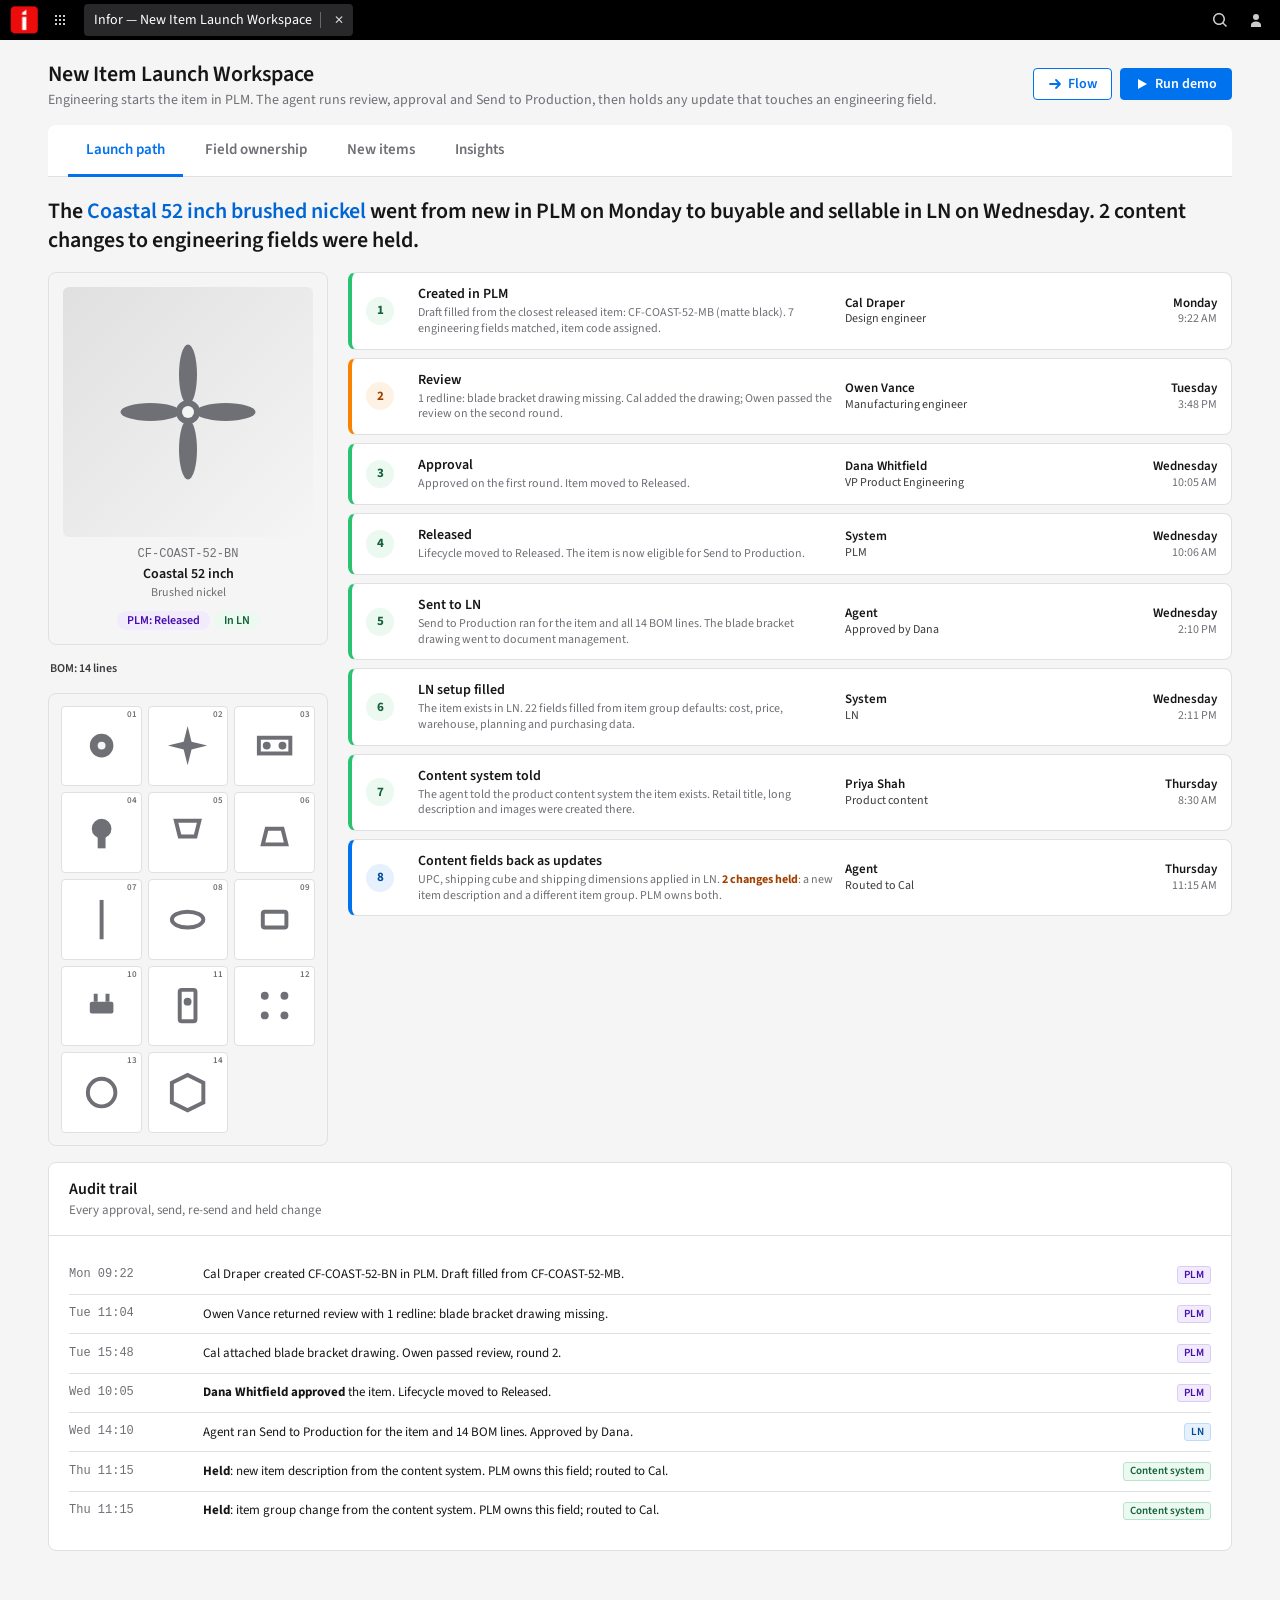
<file: prototypes/plm-first-v1.html>
<!doctype html>
<html lang="en">
<head>
  
  
  


<script>
window.__EL_KEY__ = 'voice-cache';
window.__VOICE_MANIFEST__ = {};
window.__VOICE_TEXT_INDEX__ = {};
window.__VOICE_PIPELINE__ = { version: "v1", voiceId: "UgBBYS2sOqTuMpoF3BR0", model: "eleven_v3" };
</script>

<meta charset="UTF-8">
<meta name="viewport" content="width=device-width, initial-scale=1.0">
<title>New Item Launch Workspace — Infor</title>
<link href="https://fonts.googleapis.com/css2?family=Source+Sans+3:ital,wght@0,300;0,400;0,600;0,700;1,400&display=swap" rel="stylesheet">
<style>
:root{
  --ids-color-background-default:#ffffff;
  --ids-color-neutral-10:#f5f5f5;
  --ids-color-neutral-20:#e0e0e1;
  --ids-color-neutral-30:#c5c5c9;
  --ids-color-neutral-90:#28282a;
  --ids-color-neutral-100:#161618;
  --ids-color-border-weak:#bbbbbf;
  --ids-color-border-weaker:#e0e0e1;
  --ids-color-fg-default:#161618;
  --ids-color-fg-secondary:#3b3b3f;
  --ids-color-fg-tertiary:#6f6f76;
  --ids-color-action-default:#0072ed;
  --ids-color-action-stronger:#0066d4;
  --ids-color-action-weakest:#e6f1fd;
  --ids-color-blue-10:#e6f1fd;
  --ids-color-info-default:#0072ed;
  --ids-color-info-weak:#e6f1fd;
  --ids-color-success-default:#2ac371;
  --ids-color-success-weak:#ebf9f1;
  --ids-color-success-stronger:#156138;
  --ids-color-warning-default:#f98300;
  --ids-color-warning-weak:#fef2e5;
  --ids-color-warning-stronger:#a14100;
  --ids-color-error-default:#da1217;
  --ids-color-error-weak:#fbe7e8;
  --ids-color-error-stronger:#c31014;
  --ids-color-accent-purple-weakest:#f1ebfc;
  --ids-color-accent-purple-strong:#6c23c9;
  --ids-ai-flat:#460daf;
  --ids-font-family:'Source Sans 3','Source Sans Pro',Arial,sans-serif;
}
*,*::before,*::after{box-sizing:border-box;margin:0;padding:0}
button,input,select,textarea{font-family:inherit}
body{
  font-family:var(--ids-font-family);
  font-size:16px;color:#161618;background:#f5f5f5;line-height:1.3;-webkit-font-smoothing:antialiased;
}
.audible{position:absolute;width:1px;height:1px;overflow:hidden;clip:rect(0 0 0 0);white-space:nowrap}


.ids-masthead{height:40px;background:#000000;display:flex;align-items:center;padding-inline:8px;gap:8px;position:sticky;top:0;z-index:200}
.mh-start{display:flex;align-items:center;gap:4px}
.mh-logo-btn{width:32px;height:32px;display:inline-flex;align-items:center;justify-content:center;background:none;border:0;cursor:pointer;border-radius:4px;padding:0}
.mh-logo-btn:hover{background:#28282a}
.mh-icon-btn{width:32px;height:32px;display:inline-flex;align-items:center;justify-content:center;background:none;border:0;cursor:pointer;border-radius:4px;color:rgba(255,255,255,.8)}
.mh-icon-btn:hover{background:#28282a;color:#ffffff}
.mh-tabs{flex:1;display:flex;align-items:center;gap:4px;min-width:0}
.mh-tab{height:32px;display:inline-flex;align-items:center;gap:8px;padding:0 4px 0 10px;background:#28282a;border-radius:4px;color:#ffffff;font-size:14px;max-width:620px}
.mh-tab-label{white-space:nowrap;overflow:hidden;text-overflow:ellipsis;font-size:14px}
.mh-tab-divider{width:1px;height:16px;background:rgba(255,255,255,0.3);flex-shrink:0}
.mh-tab-close{width:20px;height:20px;display:inline-flex;align-items:center;justify-content:center;background:none;border:0;cursor:pointer;color:rgba(255,255,255,.8);border-radius:2px;font-size:12px;padding:0}
.mh-tab-close:hover{background:rgba(255,255,255,.12);color:#ffffff}
.mh-end{display:flex;align-items:center;gap:4px}


.ids-home-page{padding:16px 0 40px}
.ws-titlebar{display:flex;align-items:center;justify-content:space-between;max-width:2240px;margin:0 auto 12px;gap:16px;padding:4px 48px}
.ws-title{font-size:22px;font-weight:600;color:#161618}
.ws-subtitle{font-size:14px;color:#6f6f76;margin-top:2px}
.app-actions{display:flex;align-items:center;gap:8px}
.run-demo-btn,.flow-btn-launch{display:inline-flex;align-items:center;gap:6px;height:32px;padding:0 14px;border-radius:4px;font-size:14px;font-weight:600;line-height:1;background:#0072ed;color:#ffffff;border:1px solid #0072ed;cursor:pointer;font-family:inherit;white-space:nowrap}
.run-demo-btn:hover,.flow-btn-launch:hover{background:#0066d4;border-color:#0066d4}
.flow-btn-launch{background:#ffffff;color:#0072ed}
.flow-btn-launch:hover{background:#e6f1fd}
.run-demo-btn.running{background:#da1217;border-color:#da1217}
.run-demo-btn>svg,.flow-btn-launch>svg{width:14px;height:14px;flex-shrink:0}

.hp-widgets{max-width:2240px;margin:0 auto;padding:0 48px 48px;display:flex;flex-direction:column;gap:16px}


.ids-tabs{display:flex;gap:4px;border-bottom:1px solid #e0e0e1;background:#ffffff;padding:0 20px;border-radius:8px 8px 0 0}
.ids-tab{background:none;border:0;padding:14px 18px;font-size:15px;font-weight:600;color:#6f6f76;cursor:pointer;border-bottom:3px solid transparent;margin-bottom:-1px;font-family:inherit}
.ids-tab:hover{color:#161618}
.ids-tab[aria-selected="true"]{color:#0072ed;border-bottom-color:#0072ed}
.tab-panel{display:none}
.tab-panel.active{display:block}


.wgt-card{background:#ffffff;border:1px solid #e0e0e1;border-radius:8px;overflow:hidden}
.wgt-header{padding:16px 20px;display:flex;align-items:center;gap:12px;border-bottom:1px solid #e0e0e1}
.wgt-title{font-size:16px;font-weight:600;color:#161618}
.wgt-subtitle{font-size:13px;color:#6f6f76;margin-top:2px}
.wgt-content{padding:20px}


.hero-answer{font-size:22px;font-weight:600;line-height:1.35;color:#161618;padding:4px 0 16px}
.hero-answer .accent{color:#0066d4}


.launch-grid{display:grid;grid-template-columns:280px 1fr;gap:20px}
.product-side{display:flex;flex-direction:column;gap:12px}
.product-card{background:#f5f5f5;border:1px solid #e0e0e1;border-radius:8px;padding:14px;text-align:center}
.product-img{width:100%;aspect-ratio:1;background:linear-gradient(135deg,#e0e0e1 0%,#f5f5f5 100%);border-radius:6px;display:flex;align-items:center;justify-content:center;margin-bottom:10px}
.product-img svg{width:60%;height:60%;color:#6f6f76}
.product-code{font-family:'Source Code Pro',monospace;font-size:12px;color:#6f6f76}
.product-name{font-size:14px;font-weight:600;color:#161618;margin-top:2px}
.bom-grid-tiles{display:grid;grid-template-columns:repeat(3,1fr);gap:6px;padding:12px;background:#f5f5f5;border:1px solid #e0e0e1;border-radius:8px}
.bom-tile{aspect-ratio:1;background:#ffffff;border:1px solid #e0e0e1;border-radius:4px;display:flex;align-items:center;justify-content:center;position:relative;cursor:pointer}
.bom-tile:hover{border-color:#0072ed}
.bom-tile svg{width:60%;height:60%;color:#6f6f76}
.bom-tile .bom-num{position:absolute;top:2px;right:4px;font-size:9px;color:#6f6f76;font-weight:600}
.bom-caption{font-size:12px;color:#6f6f76;text-align:center;padding:2px}

.lanes{display:flex;flex-direction:column;gap:8px}
.lane{display:grid;grid-template-columns:40px 1fr 220px 140px;gap:12px;align-items:center;padding:12px 14px;background:#ffffff;border:1px solid #e0e0e1;border-radius:8px;min-height:62px}
.lane.done{border-left:4px solid #2ac371}
.lane.redline{border-left:4px solid #f98300}
.lane.held{border-left:4px solid #0072ed}
.lane.pending{opacity:0.6;border-left:4px solid #e0e0e1}
.lane-num{width:28px;height:28px;border-radius:50%;background:#ebf9f1;color:#156138;font-weight:700;font-size:13px;display:flex;align-items:center;justify-content:center}
.lane.redline .lane-num{background:#fef2e5;color:#a14100}
.lane.held .lane-num{background:#e6f1fd;color:#004a99}
.lane.pending .lane-num{background:#f5f5f5;color:#6f6f76}
.lane-body{min-width:0}
.lane-title{font-size:14px;font-weight:600;color:#161618}
.lane-detail{font-size:12px;color:#6f6f76;margin-top:2px}
.lane-who{font-size:12px;color:#3b3b3f}
.lane-who b{display:block;font-weight:600;color:#161618;font-size:13px}
.lane-time{font-size:12px;color:#6f6f76;text-align:right}
.lane-time b{display:block;color:#161618;font-weight:600;font-size:13px}


.owner-grid{display:grid;grid-template-columns:repeat(3,1fr);gap:16px}
.owner-col{background:#ffffff;border:1px solid #e0e0e1;border-radius:8px;overflow:hidden}
.owner-head{padding:12px 16px;border-bottom:1px solid #e0e0e1;display:flex;align-items:center;gap:10px}
.owner-chip{display:inline-flex;align-items:center;gap:6px;padding:3px 10px;border-radius:12px;font-size:12px;font-weight:600}
.owner-chip.plm{background:#f1ebfc;color:#460daf}
.owner-chip.ln{background:#e6f1fd;color:#004a99}
.owner-chip.cs{background:#ebf9f1;color:#156138}
.owner-chip.decide{background:#fef2e5;color:#a14100}
.owner-count{margin-left:auto;font-size:13px;color:#6f6f76;font-weight:600}
.field-row{padding:10px 16px;border-bottom:1px solid #e0e0e1;cursor:pointer;transition:background .1s}
.field-row:last-child{border-bottom:0}
.field-row:hover{background:#f5f5f5}
.field-row.selected{background:#e6f1fd}
.field-name{font-size:13px;font-weight:600;color:#161618}
.field-why{font-size:12px;color:#6f6f76;margin-top:2px;line-height:1.4}


.decide-card{background:#fef2e5;border:1px solid #f8c995;border-radius:8px;padding:14px 16px;margin-bottom:16px}
.decide-head{font-size:14px;font-weight:600;color:#a14100;margin-bottom:8px;display:flex;align-items:center;gap:8px}
.decide-list{display:grid;grid-template-columns:repeat(3,1fr);gap:10px}
.decide-item{background:#ffffff;border:1px solid #f8c995;border-radius:6px;padding:10px 12px}
.decide-item-name{font-size:13px;font-weight:600;color:#161618}
.decide-item-sub{font-size:11px;color:#6f6f76;margin-top:2px;line-height:1.4}
.decide-item-owner{font-size:11px;color:#a14100;margin-top:6px;font-weight:600}


.ids-grid{width:100%;border-collapse:collapse;font-size:14px;table-layout:fixed}
.ids-grid th{font-size:12px;font-weight:600;text-align:left;padding:10px 12px;border-bottom:1px solid #e0e0e1;white-space:nowrap;color:#3b3b3f;background:#ffffff;text-transform:uppercase;letter-spacing:.3px}
.ids-grid th.r{text-align:right}
.ids-grid td{padding:12px;height:48px;border-bottom:1px solid #e0e0e1;white-space:nowrap;overflow:hidden;text-overflow:ellipsis;font-size:13px}
.ids-grid td.r{text-align:right;font-variant-numeric:lining-nums tabular-nums}
.ids-grid tbody tr{cursor:pointer}
.ids-grid tbody tr:hover{background:#f5f5f5}
.item-code{font-family:'Source Code Pro',monospace;font-size:12px;color:#0066d4;font-weight:600}


.pill{display:inline-flex;align-items:center;gap:4px;padding:2px 10px;border-radius:12px;font-size:12px;font-weight:600;white-space:nowrap}
.pill.ok{background:#ebf9f1;color:#156138}
.pill.warn{background:#fef2e5;color:#a14100}
.pill.err{background:#fbe7e8;color:#c31014}
.pill.info{background:#e6f1fd;color:#004a99}
.pill.plm{background:#f1ebfc;color:#460daf}
.pill.neutral{background:#f5f5f5;color:#3b3b3f}


.ids-button{display:inline-flex;align-items:center;justify-content:center;gap:6px;min-height:32px;padding:0 14px;border-radius:4px;border:1px solid transparent;font-size:14px;font-weight:600;cursor:pointer;background:none;color:#3b3b3f;font-family:inherit}
.ids-button.primary{background:#0072ed;border-color:#0072ed;color:#ffffff}
.ids-button.primary:hover{background:#0066d4;border-color:#0066d4}
.ids-button.secondary{background:#ffffff;border-color:#0072ed;color:#0072ed}
.ids-button.secondary:hover{background:#e6f1fd}
.ids-button.tertiary{color:#0072ed}
.ids-button.tertiary:hover{background:#f5f5f5}
.ids-button.compact{min-height:26px;font-size:13px;padding:0 10px}


.src-chip{display:inline-flex;align-items:center;padding:1px 6px;border-radius:3px;font-size:11px;font-weight:600;background:#f5f5f5;color:#3b3b3f;border:1px solid #e0e0e1;margin-left:4px}
.src-chip.plm{background:#f1ebfc;color:#460daf;border-color:#ddcbf7}
.src-chip.ln{background:#e6f1fd;color:#004a99;border-color:#bedcfa}
.src-chip.cs{background:#ebf9f1;color:#156138;border-color:#b8e4cb}


.kpi-row{display:grid;grid-template-columns:2fr 1fr 1fr;gap:16px;margin-bottom:16px}
.kpi-tile{background:#ffffff;border:1px solid #e0e0e1;border-radius:8px;padding:20px}
.kpi-tile.hero{background:linear-gradient(135deg,#e6f1fd 0%,#ffffff 60%);border-color:#bedcfa}
.kpi-value{font-size:40px;font-weight:700;color:#161618;line-height:1;font-variant-numeric:lining-nums tabular-nums}
.kpi-label{font-size:14px;color:#3b3b3f;margin-top:6px;font-weight:500}
.kpi-sub{font-size:12px;color:#6f6f76;margin-top:4px}


.insights-grid{display:grid;grid-template-columns:2fr 1fr;gap:16px}
.chart-card{background:#ffffff;border:1px solid #e0e0e1;border-radius:8px;padding:20px}
.chart-title{font-size:16px;font-weight:600;color:#161618;margin-bottom:4px}
.chart-sub{font-size:13px;color:#6f6f76;margin-bottom:16px}
.bar-chart{display:flex;flex-direction:column;gap:14px;padding-top:8px}
.bar-row{display:grid;grid-template-columns:80px 1fr 60px;align-items:center;gap:12px}
.bar-label{font-size:13px;color:#3b3b3f;font-weight:500}
.bar-track{height:28px;background:#f5f5f5;border-radius:4px;position:relative;overflow:hidden}
.bar-fill{height:100%;background:#0072ed;border-radius:4px;display:flex;align-items:center;padding:0 10px;color:#ffffff;font-size:13px;font-weight:600}
.bar-fill.compare{background:#c5c5c9;color:#161618}
.bar-fill.held{background:#f98300}
.bar-value{font-size:13px;color:#161618;font-weight:600;text-align:right}


.compare-lanes{display:grid;grid-template-columns:1fr;gap:10px}
.compare-row{display:grid;grid-template-columns:120px 1fr;align-items:center;gap:14px;padding:10px 0;border-bottom:1px solid #e0e0e1}
.compare-row:last-child{border-bottom:0}
.compare-label{font-size:13px;font-weight:600;color:#3b3b3f}
.compare-bars{display:flex;flex-direction:column;gap:6px}
.compare-bar{height:22px;background:#f5f5f5;border-radius:3px;position:relative;display:flex;align-items:center;gap:8px}
.compare-bar .fill{height:100%;background:#0072ed;border-radius:3px;position:absolute;left:0;top:0}
.compare-bar.old .fill{background:#c5c5c9}
.compare-bar .cb-text{position:relative;z-index:1;padding-left:10px;font-size:12px;font-weight:600;color:#ffffff;text-shadow:0 0 2px rgba(0,0,0,.2)}
.compare-bar.old .cb-text{color:#161618;text-shadow:none}


.wgt-modal-overlay{position:fixed;inset:0;z-index:250;display:none;align-items:center;justify-content:center}
.wgt-modal-overlay.open{display:flex}
.wgt-modal-backdrop{position:absolute;inset:0;background:rgba(22,22,24,.6)}
.wgt-modal-dialog{position:relative;background:#ffffff;border-radius:8px;box-shadow:0 30px 80px rgba(0,0,0,.4);width:min(720px,92vw);max-height:85vh;display:flex;flex-direction:column;overflow:hidden}
.mdl-header{padding:16px 22px;border-bottom:1px solid #e0e0e1;display:flex;align-items:center;justify-content:space-between;gap:14px}
.wgt-modal-title{font-size:18px;font-weight:600}
.wgt-modal-close{width:30px;height:30px;border-radius:50%;border:1px solid #e0e0e1;background:#ffffff;cursor:pointer;font-size:14px}
.mdl-body{padding:22px;overflow:auto}
.value-row{display:grid;grid-template-columns:140px 1fr;gap:16px;padding:12px 0;border-bottom:1px dashed #e0e0e1;align-items:center}
.value-row:last-child{border-bottom:0}
.value-sys{font-size:13px;font-weight:600;color:#3b3b3f}
.value-val{font-size:14px;color:#161618;font-family:'Source Code Pro',monospace}
.value-note{font-size:12px;color:#6f6f76;margin-top:2px;font-family:inherit}
.held-badge{display:inline-flex;align-items:center;gap:4px;padding:2px 8px;border-radius:10px;background:#fef2e5;color:#a14100;font-size:11px;font-weight:600;margin-left:6px}


.flow-modal{position:fixed;inset:0;z-index:300;display:none;align-items:center;justify-content:center}
.flow-modal.open{display:flex}
.flow-backdrop{position:absolute;inset:0;background:rgba(22,22,24,.72)}
.flow-dialog{position:relative;background:#ffffff;border-radius:14px;box-shadow:0 30px 80px rgba(0,0,0,.4);width:min(1200px,94vw);max-height:92vh;display:flex;flex-direction:column;overflow:hidden}
.flow-header{padding:18px 24px;border-bottom:1px solid #e0e0e1;display:flex;align-items:flex-start;justify-content:space-between;gap:18px}
.flow-eyebrow{font-size:11px;color:#460daf;text-transform:uppercase;letter-spacing:.5px;font-weight:700}
.flow-title{font-size:20px;font-weight:700;margin:4px 0 0}
.flow-subtitle{font-size:12px;color:#6f6f76;margin-top:2px}
.flow-close{width:36px;height:36px;border-radius:50%;border:1px solid #e0e0e1;background:#ffffff;cursor:pointer;font-size:16px}
.flow-stage{background:#f5f5f5;padding:40px 24px;position:relative;overflow-x:auto}
.flow-canvas{position:relative;min-width:1000px}
.flow-paths{position:absolute;inset:0;pointer-events:none}
.flow-nodes{display:grid;grid-template-columns:repeat(4,1fr);gap:20px 24px;position:relative;z-index:2}
.flow-node{background:#ffffff;border:2px solid #e0e0e1;border-radius:10px;padding:14px 10px;text-align:center;position:relative}
.flow-node .stage-num{position:absolute;top:-12px;left:50%;transform:translateX(-50%);width:24px;height:24px;border-radius:50%;background:#ffffff;border:2px solid #bbbbbf;color:#3b3b3f;font-size:11px;font-weight:700;display:flex;align-items:center;justify-content:center}
.flow-node .stage-name{font-size:11px;font-weight:700;text-transform:uppercase;letter-spacing:.3px;margin-top:4px}
.flow-node .stage-blurb{font-size:11px;color:#525257;line-height:1.4;margin-top:6px}
.flow-node.active{border-color:#6c23c9;box-shadow:0 0 0 4px rgba(124,35,201,.22)}
.flow-node.active .stage-num{background:#6c23c9;border-color:#6c23c9;color:#ffffff}
.flow-node.done{border-color:#2ac371}
.flow-node.done .stage-num{background:#2ac371;border-color:#2ac371;color:#ffffff}
.flow-caption-bar{padding:16px 24px;border-top:1px solid #e0e0e1}
.flow-step-label{font-size:11px;color:#6f6f76;text-transform:uppercase;letter-spacing:.5px;font-weight:700;margin-bottom:6px}
.flow-step-text{font-size:14px;line-height:1.55;color:#161618}
.flow-controls{padding:14px 24px;border-top:1px solid #e0e0e1;background:#f5f5f5;display:flex;align-items:center;gap:8px}
.flow-progress{flex:1;height:6px;background:#e0e0e1;border-radius:3px;overflow:hidden;margin:0 14px}
.flow-progress-fill{height:100%;background:#6c23c9;transition:width .4s}
.flow-btn{padding:8px 14px;background:#ffffff;border:1px solid #e0e0e1;border-radius:6px;color:#3b3b3f;font-size:13px;cursor:pointer;font-weight:500}
.flow-btn.primary{background:#6c23c9;color:#ffffff;border-color:#6c23c9}


.demo-controls{position:fixed;bottom:20px;left:50%;transform:translateX(-50%);display:none;align-items:center;gap:6px;background:rgba(22,22,24,.95);border-radius:50px;padding:7px 10px;z-index:10000}
.demo-controls.visible{display:flex}
.demo-btn{width:38px;height:38px;border-radius:50%;border:none;background:transparent;color:#e0e0e1;cursor:pointer;display:flex;align-items:center;justify-content:center;font-size:14px}
.demo-btn.play{background:#0072ed;color:#ffffff;width:44px;height:44px}
.demo-status{padding:0 12px;font-size:11px;color:#bbbbbf}
.caption-bar{position:fixed;bottom:90px;left:50%;transform:translateX(-50%);max-width:880px;width:88%;background:rgba(22,22,24,.95);border-radius:14px;padding:14px 24px;color:#f5f5f5;font-size:15px;line-height:1.5;text-align:center;z-index:9999;display:none}
.caption-bar.visible{display:block}
.caption-step{font-size:10px;color:#8e8e95;text-transform:uppercase;letter-spacing:.5px;margin-bottom:6px}

.highlight{outline:3px solid #6c23c9;outline-offset:3px;border-radius:8px}


.audit-list{display:flex;flex-direction:column;gap:0}
.audit-item{display:grid;grid-template-columns:120px 1fr auto;gap:14px;padding:10px 0;border-bottom:1px solid #e0e0e1;font-size:13px;align-items:center}
.audit-item:last-child{border-bottom:0}
.audit-time{font-size:12px;color:#6f6f76;font-family:'Source Code Pro',monospace}
.audit-text{color:#161618}
.audit-text b{color:#161618}
</style>
<style>
html.sf-affordance [data-sf-live]:not([disabled]):hover{cursor:pointer!important;outline:2px solid #0072ed!important;outline-offset:2px!important}
.sf-reveal-btn{display:none}
</style>

</head>
<body>

<header class="ids-masthead" role="banner">
  <div class="mh-start">
    <button class="mh-logo-btn" type="button" aria-label="Infor home"><img src="[data-uri]" width="28" height="28" alt="" aria-hidden="true"></button>
    <button class="mh-icon-btn" type="button" aria-label="Application menu">
      <svg viewBox="0 0 18 18" width="18" height="18" fill="none"><path d="M4 4H6V6H4V4ZM8 4H10V6H8V4ZM12 4H14V6H12V4ZM4 8H6V10H4V8ZM8 8H10V10H8V8ZM12 8H14V10H12V8ZM4 12H6V14H4V12ZM8 12H10V14H8V12ZM12 12H14V14H12V12Z" fill="currentColor"/></svg>
    </button>
  </div>
  <div class="mh-tabs">
    <div class="mh-tab">
      <span class="mh-tab-label">Infor — New Item Launch Workspace</span>
      <span class="mh-tab-divider"></span>
      <button class="mh-tab-close" type="button" aria-label="Close tab">✕</button>
    </div>
  </div>
  <div class="mh-end">
    <button class="mh-icon-btn" type="button" aria-label="Search">
      <svg viewBox="0 0 18 18" width="18" height="18" fill="none"><path fill-rule="evenodd" clip-rule="evenodd" d="M3.5 8C3.5 5.51 5.51 3.5 8 3.5C10.49 3.5 12.5 5.51 12.5 8C12.5 10.49 10.49 12.5 8 12.5C5.51 12.5 3.5 10.49 3.5 8ZM8 2C4.69 2 2 4.69 2 8C2 11.31 4.69 14 8 14C9.39 14 10.66 13.53 11.68 12.74L14.97 16.03L16.03 14.97L12.74 11.68C13.53 10.66 14 9.39 14 8C14 4.69 11.31 2 8 2Z" fill="currentColor"/></svg>
    </button>
    <button class="mh-icon-btn" type="button" aria-label="User profile">
      <svg viewBox="0 0 18 18" width="18" height="18" fill="none"><path d="M9 9a3 3 0 100-6 3 3 0 000 6zm0 1.5c-2.5 0-5 1.25-5 3.75V16h10v-1.75c0-2.5-2.5-3.75-5-3.75z" fill="currentColor"/></svg>
    </button>
  </div>
</header>

<main class="ids-home-page">
  <div class="ws-titlebar">
    <div>
      <div class="ws-title">New Item Launch Workspace</div>
      <div class="ws-subtitle">Engineering starts the item in PLM. The agent runs review, approval and Send to Production, then holds any update that touches an engineering field.</div>
    </div>
    <div class="app-actions">
      <button class="flow-btn-launch" id="flowBtn" type="button" onclick="openFlow()">
        <svg viewBox="0 0 14 14" fill="none" stroke="currentColor" stroke-width="1.8"><path d="M2 7h10M8 3l4 4-4 4" stroke-linecap="round" stroke-linejoin="round"/></svg>
        Flow
      </button>
      <button class="run-demo-btn" id="runDemoBtn" type="button" onclick="runDemo()">
        <svg viewBox="0 0 14 14" fill="currentColor"><path d="M3 2v10l9-5z"/></svg>
        <span id="runDemoLabel">Run demo</span>
      </button>
    </div>
  </div>

  <h1 class="audible">New item launch workspace</h1>

  <div class="hp-widgets">

    <div class="ids-tabs" role="tablist">
      <button class="ids-tab" role="tab" aria-selected="true" onclick="switchTab(0,this)">Launch path</button>
      <button class="ids-tab" role="tab" aria-selected="false" onclick="switchTab(1,this)">Field ownership</button>
      <button class="ids-tab" role="tab" aria-selected="false" onclick="switchTab(2,this)">New items</button>
      <button class="ids-tab" role="tab" aria-selected="false" onclick="switchTab(3,this)">Insights</button>
    </div>

    
    <section class="tab-panel active" id="tab-0">
      <div class="hero-answer">
        The <span class="accent">Coastal 52 inch brushed nickel</span> went from new in PLM on Monday to buyable and sellable in LN on Wednesday. 2 content changes to engineering fields were held.
      </div>

      <div class="launch-grid">
        <div class="product-side">
          <div class="product-card">
            <div class="product-img" title="Coastal 52 inch brushed nickel">
              <svg viewBox="0 0 100 100" fill="currentColor"><circle cx="50" cy="50" r="8"/><ellipse cx="50" cy="25" rx="6" ry="20"/><ellipse cx="75" cy="50" rx="20" ry="6"/><ellipse cx="50" cy="75" rx="6" ry="20"/><ellipse cx="25" cy="50" rx="20" ry="6"/><circle cx="50" cy="50" r="4" fill="#f5f5f5"/></svg>
            </div>
            <div class="product-code">CF-COAST-52-BN</div>
            <div class="product-name">Coastal 52 inch</div>
            <div style="font-size:12px;color:#6f6f76;margin-top:2px">Brushed nickel</div>
            <div style="margin-top:10px;display:flex;gap:4px;justify-content:center">
              <span class="pill plm">PLM: Released</span>
              <span class="pill ok">In LN</span>
            </div>
          </div>
          <div style="font-size:12px;font-weight:600;color:#3b3b3f;padding:4px 2px">BOM: 14 lines</div>
          <div class="bom-grid-tiles" title="14-line BOM">
            <div class="bom-tile" title="Motor assembly"><span class="bom-num">01</span><svg viewBox="0 0 24 24" fill="currentColor"><circle cx="12" cy="12" r="6"/><circle cx="12" cy="12" r="2" fill="#f5f5f5"/></svg></div>
            <div class="bom-tile" title="Blade set, 5 blade"><span class="bom-num">02</span><svg viewBox="0 0 24 24" fill="currentColor"><path d="M12 2L14 10L22 12L14 14L12 22L10 14L2 12L10 10Z"/></svg></div>
            <div class="bom-tile" title="Blade bracket"><span class="bom-num">03</span><svg viewBox="0 0 24 24" fill="none" stroke="currentColor" stroke-width="2"><rect x="4" y="8" width="16" height="8"/><circle cx="8" cy="12" r="1" fill="currentColor"/><circle cx="16" cy="12" r="1" fill="currentColor"/></svg></div>
            <div class="bom-tile" title="Light kit"><span class="bom-num">04</span><svg viewBox="0 0 24 24" fill="currentColor"><circle cx="12" cy="10" r="5"/><rect x="10" y="14" width="4" height="6"/></svg></div>
            <div class="bom-tile" title="Housing, upper"><span class="bom-num">05</span><svg viewBox="0 0 24 24" fill="none" stroke="currentColor" stroke-width="2"><path d="M6 6L18 6L16 14L8 14Z"/></svg></div>
            <div class="bom-tile" title="Housing, lower"><span class="bom-num">06</span><svg viewBox="0 0 24 24" fill="none" stroke="currentColor" stroke-width="2"><path d="M8 10L16 10L18 18L6 18Z"/></svg></div>
            <div class="bom-tile" title="Downrod, 4 inch"><span class="bom-num">07</span><svg viewBox="0 0 24 24" fill="currentColor"><rect x="11" y="2" width="2" height="20"/></svg></div>
            <div class="bom-tile" title="Canopy"><span class="bom-num">08</span><svg viewBox="0 0 24 24" fill="none" stroke="currentColor" stroke-width="2"><ellipse cx="12" cy="12" rx="8" ry="4"/></svg></div>
            <div class="bom-tile" title="Capacitor"><span class="bom-num">09</span><svg viewBox="0 0 24 24" fill="none" stroke="currentColor" stroke-width="2"><rect x="6" y="8" width="12" height="8" rx="1"/></svg></div>
            <div class="bom-tile" title="Receiver, RF"><span class="bom-num">10</span><svg viewBox="0 0 24 24" fill="currentColor"><rect x="6" y="10" width="12" height="6" rx="1"/><path d="M9 10V6M15 10V6" stroke="currentColor" stroke-width="2"/></svg></div>
            <div class="bom-tile" title="Remote, handheld"><span class="bom-num">11</span><svg viewBox="0 0 24 24" fill="none" stroke="currentColor" stroke-width="2"><rect x="8" y="4" width="8" height="16" rx="1"/><circle cx="12" cy="10" r="1" fill="currentColor"/></svg></div>
            <div class="bom-tile" title="Hardware pack"><span class="bom-num">12</span><svg viewBox="0 0 24 24" fill="currentColor"><circle cx="7" cy="7" r="2"/><circle cx="17" cy="7" r="2"/><circle cx="7" cy="17" r="2"/><circle cx="17" cy="17" r="2"/></svg></div>
            <div class="bom-tile" title="Globe, frosted"><span class="bom-num">13</span><svg viewBox="0 0 24 24" fill="none" stroke="currentColor" stroke-width="2"><circle cx="12" cy="12" r="7"/></svg></div>
            <div class="bom-tile" title="Carton, 52 inch"><span class="bom-num">14</span><svg viewBox="0 0 24 24" fill="none" stroke="currentColor" stroke-width="2"><path d="M4 7L12 3L20 7V17L12 21L4 17Z"/></svg></div>
          </div>
        </div>

        <div class="lanes">
          <div class="lane done">
            <div class="lane-num">1</div>
            <div class="lane-body">
              <div class="lane-title">Created in PLM</div>
              <div class="lane-detail">Draft filled from the closest released item: CF-COAST-52-MB (matte black). 7 engineering fields matched, item code assigned.</div>
            </div>
            <div class="lane-who"><b>Cal Draper</b>Design engineer</div>
            <div class="lane-time"><b>Monday</b>9:22 AM</div>
          </div>

          <div class="lane redline">
            <div class="lane-num">2</div>
            <div class="lane-body">
              <div class="lane-title">Review</div>
              <div class="lane-detail">1 redline: blade bracket drawing missing. Cal added the drawing; Owen passed the review on the second round.</div>
            </div>
            <div class="lane-who"><b>Owen Vance</b>Manufacturing engineer</div>
            <div class="lane-time"><b>Tuesday</b>3:48 PM</div>
          </div>

          <div class="lane done">
            <div class="lane-num">3</div>
            <div class="lane-body">
              <div class="lane-title">Approval</div>
              <div class="lane-detail">Approved on the first round. Item moved to Released.</div>
            </div>
            <div class="lane-who"><b>Dana Whitfield</b>VP Product Engineering</div>
            <div class="lane-time"><b>Wednesday</b>10:05 AM</div>
          </div>

          <div class="lane done">
            <div class="lane-num">4</div>
            <div class="lane-body">
              <div class="lane-title">Released</div>
              <div class="lane-detail">Lifecycle moved to Released. The item is now eligible for Send to Production.</div>
            </div>
            <div class="lane-who"><b>System</b>PLM</div>
            <div class="lane-time"><b>Wednesday</b>10:06 AM</div>
          </div>

          <div class="lane done">
            <div class="lane-num">5</div>
            <div class="lane-body">
              <div class="lane-title">Sent to LN</div>
              <div class="lane-detail">Send to Production ran for the item and all 14 BOM lines. The blade bracket drawing went to document management.</div>
            </div>
            <div class="lane-who"><b>Agent</b>Approved by Dana</div>
            <div class="lane-time"><b>Wednesday</b>2:10 PM</div>
          </div>

          <div class="lane done">
            <div class="lane-num">6</div>
            <div class="lane-body">
              <div class="lane-title">LN setup filled</div>
              <div class="lane-detail">The item exists in LN. 22 fields filled from item group defaults: cost, price, warehouse, planning and purchasing data.</div>
            </div>
            <div class="lane-who"><b>System</b>LN</div>
            <div class="lane-time"><b>Wednesday</b>2:11 PM</div>
          </div>

          <div class="lane done">
            <div class="lane-num">7</div>
            <div class="lane-body">
              <div class="lane-title">Content system told</div>
              <div class="lane-detail">The agent told the product content system the item exists. Retail title, long description and images were created there.</div>
            </div>
            <div class="lane-who"><b>Priya Shah</b>Product content</div>
            <div class="lane-time"><b>Thursday</b>8:30 AM</div>
          </div>

          <div class="lane held">
            <div class="lane-num">8</div>
            <div class="lane-body">
              <div class="lane-title">Content fields back as updates</div>
              <div class="lane-detail">UPC, shipping cube and shipping dimensions applied in LN. <b style="color:#a14100">2 changes held</b>: a new item description and a different item group. PLM owns both.</div>
            </div>
            <div class="lane-who"><b>Agent</b>Routed to Cal</div>
            <div class="lane-time"><b>Thursday</b>11:15 AM</div>
          </div>
        </div>
      </div>

      <div style="margin-top:16px" class="wgt-card">
        <div class="wgt-header">
          <div><div class="wgt-title">Audit trail</div><div class="wgt-subtitle">Every approval, send, re-send and held change</div></div>
        </div>
        <div class="wgt-content">
          <div class="audit-list">
            <div class="audit-item">
              <div class="audit-time">Mon 09:22</div>
              <div class="audit-text">Cal Draper created CF-COAST-52-BN in PLM. Draft filled from CF-COAST-52-MB.</div>
              <span class="src-chip plm">PLM</span>
            </div>
            <div class="audit-item">
              <div class="audit-time">Tue 11:04</div>
              <div class="audit-text">Owen Vance returned review with 1 redline: blade bracket drawing missing.</div>
              <span class="src-chip plm">PLM</span>
            </div>
            <div class="audit-item">
              <div class="audit-time">Tue 15:48</div>
              <div class="audit-text">Cal attached blade bracket drawing. Owen passed review, round 2.</div>
              <span class="src-chip plm">PLM</span>
            </div>
            <div class="audit-item">
              <div class="audit-time">Wed 10:05</div>
              <div class="audit-text"><b>Dana Whitfield approved</b> the item. Lifecycle moved to Released.</div>
              <span class="src-chip plm">PLM</span>
            </div>
            <div class="audit-item">
              <div class="audit-time">Wed 14:10</div>
              <div class="audit-text">Agent ran Send to Production for the item and 14 BOM lines. Approved by Dana.</div>
              <span class="src-chip ln">LN</span>
            </div>
            <div class="audit-item">
              <div class="audit-time">Thu 11:15</div>
              <div class="audit-text"><b>Held</b>: new item description from the content system. PLM owns this field; routed to Cal.</div>
              <span class="src-chip cs">Content system</span>
            </div>
            <div class="audit-item">
              <div class="audit-time">Thu 11:15</div>
              <div class="audit-text"><b>Held</b>: item group change from the content system. PLM owns this field; routed to Cal.</div>
              <span class="src-chip cs">Content system</span>
            </div>
          </div>
        </div>
      </div>
    </section>

    
    <section class="tab-panel" id="tab-1">
      <div class="hero-answer">
        Every item field has one owner. <span class="accent">PLM owns 8 fields, LN owns 6, the content system owns 6</span>, and 3 are still being decided.
      </div>

      <div class="decide-card">
        <div class="decide-head">
          <svg viewBox="0 0 18 18" width="16" height="16" fill="currentColor"><path d="M9 1.5L1 15h16L9 1.5zm0 5v5M9 12v1.5"/></svg>
          3 fields still need an owner
        </div>
        <div class="decide-list">
          <div class="decide-item">
            <div class="decide-item-name">Shipping weight</div>
            <div class="decide-item-sub">Engineering weight in PLM or packaged weight from the content system. One owner only.</div>
            <div class="decide-item-owner">Dana Whitfield decides</div>
          </div>
          <div class="decide-item">
            <div class="decide-item-name">Country of origin</div>
            <div class="decide-item-sub">PLM if engineering picks the factory, otherwise LN purchasing.</div>
            <div class="decide-item-owner">Dana and Marcus decide</div>
          </div>
          <div class="decide-item">
            <div class="decide-item-name">Tariff code</div>
            <div class="decide-item-sub">Follows country of origin. Owner lands with the same decision.</div>
            <div class="decide-item-owner">Dana and Marcus decide</div>
          </div>
        </div>
      </div>

      <div class="owner-grid">
        <div class="owner-col">
          <div class="owner-head">
            <span class="owner-chip plm">PLM</span>
            <span style="font-size:13px;color:#6f6f76">Engineering fields</span>
            <span class="owner-count">8</span>
          </div>
          <div class="field-row" onclick="openField('item-code')">
            <div class="field-name">Item code</div>
            <div class="field-why">PLM assigns the code at creation. Never overwritten by any other system.</div>
          </div>
          <div class="field-row" onclick="openField('item-description')">
            <div class="field-name">Item description <span class="held-badge">held 1</span></div>
            <div class="field-why">Engineering description. The retail title is separate and lives in the content system.</div>
          </div>
          <div class="field-row" onclick="openField('item-group')">
            <div class="field-name">Item group <span class="held-badge">held 1</span></div>
            <div class="field-why">Drives LN defaults for cost, planning and warehouse. Only engineering changes this.</div>
          </div>
          <div class="field-row" onclick="openField('product-type')">
            <div class="field-name">Product type</div>
            <div class="field-why">Manufactured, purchased or kit. Set in the business process.</div>
          </div>
          <div class="field-row" onclick="openField('product-class')">
            <div class="field-name">Product class</div>
            <div class="field-why">Ceiling fan, lighting, parts. Comes from the similar-item fill.</div>
          </div>
          <div class="field-row" onclick="openField('product-line')">
            <div class="field-name">Product line</div>
            <div class="field-why">Coastal, Aria, Summit, Atlas. Set at creation.</div>
          </div>
          <div class="field-row" onclick="openField('uom')">
            <div class="field-name">Unit of measure</div>
            <div class="field-why">Each, for finished fans. Set at creation.</div>
          </div>
          <div class="field-row" onclick="openField('bom')">
            <div class="field-name">BOM</div>
            <div class="field-why">14 lines. Sent to LN as part of Send to Production.</div>
          </div>
        </div>

        <div class="owner-col">
          <div class="owner-head">
            <span class="owner-chip ln">LN</span>
            <span style="font-size:13px;color:#6f6f76">Operational fields</span>
            <span class="owner-count">6</span>
          </div>
          <div class="field-row" onclick="openField('cost')">
            <div class="field-name">Cost</div>
            <div class="field-why">Filled from item group defaults when PLM creates the item.</div>
          </div>
          <div class="field-row" onclick="openField('price')">
            <div class="field-name">Price</div>
            <div class="field-why">Set by LN price book. Not sent from PLM or the content system.</div>
          </div>
          <div class="field-row" onclick="openField('warehouse')">
            <div class="field-name">Warehouse</div>
            <div class="field-why">Stocking and allocation data from LN item defaults.</div>
          </div>
          <div class="field-row" onclick="openField('purchasing')">
            <div class="field-name">Purchasing data</div>
            <div class="field-why">Buyer, supplier and lead time. Marcus Lee maintains.</div>
          </div>
          <div class="field-row" onclick="openField('planning')">
            <div class="field-name">Planning data</div>
            <div class="field-why">Order policy, safety stock and lot size from LN defaults.</div>
          </div>
          <div class="field-row" onclick="openField('upc')">
            <div class="field-name">UPC</div>
            <div class="field-why">Barcode lives in LN. The content system sends it as an update, not a create.</div>
          </div>
        </div>

        <div class="owner-col">
          <div class="owner-head">
            <span class="owner-chip cs">Content system</span>
            <span style="font-size:13px;color:#6f6f76">Retail fields</span>
            <span class="owner-count">6</span>
          </div>
          <div class="field-row" onclick="openField('shipping-cube')">
            <div class="field-name">Shipping cube</div>
            <div class="field-why">Packaged volume. Comes back to LN as an update.</div>
          </div>
          <div class="field-row" onclick="openField('shipping-dims')">
            <div class="field-name">Shipping length, height, width</div>
            <div class="field-why">Packaged dimensions. Sent to LN as updates only.</div>
          </div>
          <div class="field-row" onclick="openField('web-eligible')">
            <div class="field-name">Web store eligibility</div>
            <div class="field-why">Flag that releases the item to retailers and the web store.</div>
          </div>
          <div class="field-row" onclick="openField('retail-title')">
            <div class="field-name">Retail title</div>
            <div class="field-why">Marketing name. Stays in the content system. Never sent to LN.</div>
          </div>
          <div class="field-row" onclick="openField('retail-desc')">
            <div class="field-name">Long description</div>
            <div class="field-why">Marketing copy. Stays in the content system.</div>
          </div>
          <div class="field-row" onclick="openField('retail-images')">
            <div class="field-name">Retail images</div>
            <div class="field-why">Lifestyle photography. Stays in the content system.</div>
          </div>
        </div>
      </div>
    </section>

    
    <section class="tab-panel" id="tab-2">
      <div class="hero-answer">
        <span class="accent">7 new fans in flight.</span> The Atlas 8 foot industrial is the oldest at the approval stage; the Coastal 52 inch brushed nickel is held waiting for Cal to answer 2 content updates.
      </div>

      <div class="wgt-card">
        <table class="ids-grid">
          <colgroup>
            <col style="width:14%"><col style="width:22%"><col style="width:14%"><col style="width:8%"><col style="width:11%"><col style="width:11%"><col style="width:9%"><col style="width:11%">
          </colgroup>
          <thead>
            <tr>
              <th>Item code</th>
              <th>Description</th>
              <th>Stage</th>
              <th class="r">Days in stage</th>
              <th>Launch date</th>
              <th>Next step owner</th>
              <th class="r">Rounds</th>
              <th>Source</th>
            </tr>
          </thead>
          <tbody>
            <tr onclick="void(0)">
              <td class="item-code">CF-ATLAS-96-MB</td>
              <td>Atlas 8 foot industrial, matte black</td>
              <td><span class="pill warn">Approval</span></td>
              <td class="r">6.2</td>
              <td>Dec 18</td>
              <td>Dana Whitfield</td>
              <td class="r">R:2 A:1</td>
              <td><span class="src-chip plm">PLM</span></td>
            </tr>
            <tr>
              <td class="item-code">CF-SUMMIT-60-FW</td>
              <td>Summit 60 inch outdoor, fresh white</td>
              <td><span class="pill warn">Review</span></td>
              <td class="r">4.1</td>
              <td>Dec 20</td>
              <td>Owen Vance</td>
              <td class="r">R:2 A:0</td>
              <td><span class="src-chip plm">PLM</span></td>
            </tr>
            <tr>
              <td class="item-code">CF-ARIA-44-MB</td>
              <td>Aria 44 inch smart fan, matte black</td>
              <td><span class="pill info">Sent to LN</span></td>
              <td class="r">3.0</td>
              <td>Dec 15</td>
              <td>Priya Shah</td>
              <td class="r">R:1 A:1</td>
              <td><span class="src-chip ln">LN</span></td>
            </tr>
            <tr>
              <td class="item-code">CF-COAST-52-BN</td>
              <td>Coastal 52 inch, brushed nickel</td>
              <td><span class="pill info">Content fields back</span></td>
              <td class="r">0.9</td>
              <td>Dec 12</td>
              <td>Cal Draper</td>
              <td class="r">R:2 A:1</td>
              <td><span class="src-chip cs">Content system</span></td>
            </tr>
            <tr>
              <td class="item-code">CF-ARIA-44-FW</td>
              <td>Aria 44 inch smart fan, fresh white</td>
              <td><span class="pill ok">Review</span></td>
              <td class="r">0.7</td>
              <td>Jan 03</td>
              <td>Owen Vance</td>
              <td class="r">R:1 A:0</td>
              <td><span class="src-chip plm">PLM</span></td>
            </tr>
            <tr>
              <td class="item-code">CF-SUMMIT-60-BN</td>
              <td>Summit 60 inch outdoor, brushed nickel</td>
              <td><span class="pill ok">Created in PLM</span></td>
              <td class="r">0.4</td>
              <td>Jan 06</td>
              <td>Cal Draper</td>
              <td class="r">R:0 A:0</td>
              <td><span class="src-chip plm">PLM</span></td>
            </tr>
            <tr>
              <td class="item-code">CF-COAST-52-FW</td>
              <td>Coastal 52 inch, fresh white</td>
              <td><span class="pill ok">LN setup filled</span></td>
              <td class="r">0.2</td>
              <td>Jan 02</td>
              <td>Priya Shah</td>
              <td class="r">R:1 A:1</td>
              <td><span class="src-chip ln">LN</span></td>
            </tr>
          </tbody>
        </table>
      </div>
    </section>

    
    <section class="tab-panel" id="tab-3">
      <div class="hero-answer">
        Items reach LN <span class="accent">2.4 days after creation in PLM</span>, with review and approval inside that time. Review rounds are averaging 1.3 per item.
      </div>

      <div class="kpi-row">
        <div class="kpi-tile hero">
          <div class="kpi-value">2.4 days</div>
          <div class="kpi-label">New in PLM to buyable in LN</div>
          <div class="kpi-sub">Average across the last 4 weeks, with review and approval included.</div>
        </div>
        <div class="kpi-tile">
          <div class="kpi-value">1.3</div>
          <div class="kpi-label">Review rounds per item</div>
          <div class="kpi-sub">1.0 approval rounds average</div>
        </div>
        <div class="kpi-tile">
          <div class="kpi-value">11</div>
          <div class="kpi-label">Content changes held this month</div>
          <div class="kpi-sub">All PLM-owned fields</div>
        </div>
      </div>

      <div class="insights-grid">
        <div class="chart-card">
          <div class="chart-title">New in PLM to buyable in LN, by week</div>
          <div class="chart-sub">Days from new in PLM to buyable in LN.</div>
          <div class="compare-lanes">
            <div class="compare-row">
              <div class="compare-label">Week of Oct 5</div>
              <div class="compare-bars">
                <div class="compare-bar"><div class="fill" style="width:36%"></div><span class="cb-text">PLM path: 2.9 days</span></div>
                </div>
            </div>
            <div class="compare-row">
              <div class="compare-label">Week of Oct 12</div>
              <div class="compare-bars">
                <div class="compare-bar"><div class="fill" style="width:32%"></div><span class="cb-text">PLM path: 2.6 days</span></div>
                </div>
            </div>
            <div class="compare-row">
              <div class="compare-label">Week of Oct 19</div>
              <div class="compare-bars">
                <div class="compare-bar"><div class="fill" style="width:30%"></div><span class="cb-text">PLM path: 2.4 days</span></div>
                </div>
            </div>
            <div class="compare-row">
              <div class="compare-label">Week of Oct 26</div>
              <div class="compare-bars">
                <div class="compare-bar"><div class="fill" style="width:26%"></div><span class="cb-text">PLM path: 2.1 days</span></div>
                </div>
            </div>
          </div>
        </div>

        <div class="chart-card">
          <div class="chart-title">Content changes held</div>
          <div class="chart-sub">By engineering field, this month</div>
          <div class="bar-chart">
            <div class="bar-row">
              <div class="bar-label">Item description</div>
              <div class="bar-track"><div class="bar-fill held" style="width:84%">5 held</div></div>
              <div class="bar-value">5</div>
            </div>
            <div class="bar-row">
              <div class="bar-label">Item group</div>
              <div class="bar-track"><div class="bar-fill held" style="width:50%">3 held</div></div>
              <div class="bar-value">3</div>
            </div>
            <div class="bar-row">
              <div class="bar-label">Product class</div>
              <div class="bar-track"><div class="bar-fill held" style="width:34%">2 held</div></div>
              <div class="bar-value">2</div>
            </div>
            <div class="bar-row">
              <div class="bar-label">Unit of measure</div>
              <div class="bar-track"><div class="bar-fill held" style="width:17%">1 held</div></div>
              <div class="bar-value">1</div>
            </div>
          </div>
        </div>
      </div>

      <div style="margin-top:16px" class="chart-card">
        <div class="chart-title">Review and approval rounds, per item</div>
        <div class="chart-sub">Last 7 released fans. Most clear on 1 or 2 review rounds and 1 approval round.</div>
        <div class="bar-chart">
          <div class="bar-row">
            <div class="bar-label">Coastal 52 BN</div>
            <div class="bar-track"><div class="bar-fill" style="width:40%">Review: 2</div></div>
            <div class="bar-value">A: 1</div>
          </div>
          <div class="bar-row">
            <div class="bar-label">Aria 44 MB</div>
            <div class="bar-track"><div class="bar-fill" style="width:20%">Review: 1</div></div>
            <div class="bar-value">A: 1</div>
          </div>
          <div class="bar-row">
            <div class="bar-label">Coastal 52 FW</div>
            <div class="bar-track"><div class="bar-fill" style="width:20%">Review: 1</div></div>
            <div class="bar-value">A: 1</div>
          </div>
          <div class="bar-row">
            <div class="bar-label">Summit 60 MB</div>
            <div class="bar-track"><div class="bar-fill" style="width:40%">Review: 2</div></div>
            <div class="bar-value">A: 1</div>
          </div>
          <div class="bar-row">
            <div class="bar-label">Atlas 96 FW</div>
            <div class="bar-track"><div class="bar-fill" style="width:60%">Review: 3</div></div>
            <div class="bar-value">A: 2</div>
          </div>
        </div>
      </div>
    </section>

  </div>
</main>


<div class="wgt-modal-overlay" id="fieldModal" role="dialog" aria-modal="true" aria-hidden="true">
  <div class="wgt-modal-backdrop" onclick="closeField()"></div>
  <div class="wgt-modal-dialog">
    <header class="mdl-header">
      <div>
        <div style="font-size:11px;color:#6f6f76;text-transform:uppercase;letter-spacing:.4px;font-weight:600" id="fieldOwnerLabel">Owner</div>
        <h2 class="wgt-modal-title" id="fieldTitle">Field</h2>
      </div>
      <button class="wgt-modal-close" type="button" onclick="closeField()" aria-label="Close">✕</button>
    </header>
    <div class="mdl-body" id="fieldBody"></div>
  </div>
</div>


<div class="flow-modal" id="flowModal" role="dialog" aria-modal="true" aria-hidden="true">
  <div class="flow-backdrop" onclick="closeFlow()"></div>
  <div class="flow-dialog">
    <header class="flow-header">
      <div>
        <div class="flow-eyebrow">New Item Launch — PLM to LN to Content</div>
        <h2 class="flow-title">How a new fan reaches the shelf</h2>
        <div class="flow-subtitle">From engineering creation to retail content</div>
      </div>
      <button class="flow-close" type="button" onclick="closeFlow()" aria-label="Close">✕</button>
    </header>
    <div class="flow-stage">
      <div class="flow-canvas">
        <svg class="flow-paths" id="flowPaths"></svg>
        <div class="flow-nodes" id="flowNodes"></div>
      </div>
    </div>
    <div class="flow-caption-bar">
      <div class="flow-step-label" id="flowStepLabel">Stage 1 of 8</div>
      <div class="flow-step-text" id="flowStepText">…</div>
    </div>
    <div class="flow-controls">
      <button class="flow-btn" type="button" id="flowPrev" onclick="flowPrev()">◀ Prev</button>
      <div class="flow-progress"><div class="flow-progress-fill" id="flowProgressFill" style="width:12.5%"></div></div>
      <button class="flow-btn primary" type="button" id="flowNext" onclick="flowNext()">Next ▶</button>
    </div>
  </div>
</div>


<div class="demo-controls" id="demoControls">
  <button class="demo-btn" type="button" id="idsDemoPrev">◀</button>
  <button class="demo-btn play" type="button" id="idsDemoPlay">⏸</button>
  <button class="demo-btn" type="button" id="idsDemoNext">▶</button>
  <button class="demo-btn" type="button" id="idsDemoStop">■</button>
  <span class="demo-status" id="idsDemoStatus">Demo running</span>
</div>
<div class="caption-bar" id="capBar">
  <div class="caption-step" id="capStep">Step 1 of 12</div>
  <div id="capText">…</div>
</div>

<script>
"use strict";


function switchTab(idx, btn){
  document.querySelectorAll(".ids-tab").forEach(function(t){ t.setAttribute("aria-selected","false"); });
  btn.setAttribute("aria-selected","true");
  document.querySelectorAll(".tab-panel").forEach(function(p,i){ p.classList.toggle("active", i===idx); });
}
window.switchTab = switchTab;


const FIELD_DATA = {
  "item-code":{owner:"PLM owns",title:"Item code",rows:[
    {sys:"PLM",val:"CF-COAST-52-BN",note:"Assigned at creation"},
    {sys:"LN",val:"CF-COAST-52-BN",note:"Received via Send to Production"},
    {sys:"Content system",val:"CF-COAST-52-BN",note:"Received when agent told the system the item exists"}
  ]},
  "item-description":{owner:"PLM owns",title:"Item description",rows:[
    {sys:"PLM",val:"Coastal 52 inch ceiling fan, brushed nickel",note:"Engineering description"},
    {sys:"LN",val:"Coastal 52 inch ceiling fan, brushed nickel",note:"Matches PLM"},
    {sys:"Content system",val:"Coastal Breeze 52 inch Low-Profile Fan, Brushed Nickel",note:"Change held. PLM owns this field. Routed to Cal Draper.",held:true}
  ]},
  "item-group":{owner:"PLM owns",title:"Item group",rows:[
    {sys:"PLM",val:"CF-FINISHED",note:"Finished ceiling fan"},
    {sys:"LN",val:"CF-FINISHED",note:"Drove 22 default fields when the item landed"},
    {sys:"Content system",val:"RETAIL-FAN-STD",note:"Change held. PLM owns this field. Routed to Cal Draper.",held:true}
  ]},
  "product-type":{owner:"PLM owns",title:"Product type",rows:[
    {sys:"PLM",val:"Manufactured",note:"Set in business process"},
    {sys:"LN",val:"Manufactured",note:""}
  ]},
  "product-class":{owner:"PLM owns",title:"Product class",rows:[
    {sys:"PLM",val:"Ceiling fan",note:""},
    {sys:"LN",val:"Ceiling fan",note:""}
  ]},
  "product-line":{owner:"PLM owns",title:"Product line",rows:[
    {sys:"PLM",val:"Coastal",note:""},
    {sys:"LN",val:"Coastal",note:""}
  ]},
  "uom":{owner:"PLM owns",title:"Unit of measure",rows:[
    {sys:"PLM",val:"EA",note:"Each"},
    {sys:"LN",val:"EA",note:""}
  ]},
  "bom":{owner:"PLM owns",title:"BOM",rows:[
    {sys:"PLM",val:"14 lines",note:"Blade bracket drawing added on review round 2"},
    {sys:"LN",val:"14 lines",note:"All lines received"}
  ]},
  "cost":{owner:"LN owns",title:"Cost",rows:[
    {sys:"LN",val:"$68.40",note:"Filled from item group defaults"},
    {sys:"PLM",val:"not stored",note:"PLM does not hold cost"}
  ]},
  "price":{owner:"LN owns",title:"Price",rows:[
    {sys:"LN",val:"$189.00",note:"Set by LN price book, not by PLM or the content system"}
  ]},
  "warehouse":{owner:"LN owns",title:"Warehouse data",rows:[
    {sys:"LN",val:"ATL-DC, LAX-DC",note:"Filled from item defaults"}
  ]},
  "purchasing":{owner:"LN owns",title:"Purchasing data",rows:[
    {sys:"LN",val:"Buyer: Marcus Lee, lead time 28 days",note:""}
  ]},
  "planning":{owner:"LN owns",title:"Planning data",rows:[
    {sys:"LN",val:"Order policy: Lot-for-lot",note:"Filled from item defaults"}
  ]},
  "upc":{owner:"LN owns",title:"UPC",rows:[
    {sys:"LN",val:"8 54219 00417 3",note:"Applied from the content system update on Thursday"},
    {sys:"Content system",val:"8 54219 00417 3",note:"Source of the barcode"}
  ]},
  "shipping-cube":{owner:"Content system owns",title:"Shipping cube",rows:[
    {sys:"Content system",val:"3.42 cubic feet",note:""},
    {sys:"LN",val:"3.42 cubic feet",note:"Applied from Thursday update"}
  ]},
  "shipping-dims":{owner:"Content system owns",title:"Shipping length, height, width",rows:[
    {sys:"Content system",val:"24 in x 24 in x 10 in",note:""},
    {sys:"LN",val:"24 in x 24 in x 10 in",note:"Applied from Thursday update"}
  ]},
  "web-eligible":{owner:"Content system owns",title:"Web store eligibility",rows:[
    {sys:"Content system",val:"Eligible",note:""},
    {sys:"LN",val:"Eligible",note:""}
  ]},
  "retail-title":{owner:"Content system owns",title:"Retail title",rows:[
    {sys:"Content system",val:"Coastal Breeze 52 inch Low-Profile Fan, Brushed Nickel",note:"Already shows on retailers and the web store"},
    {sys:"PLM",val:"not stored",note:"Never sent to LN or PLM"},
    {sys:"LN",val:"not stored",note:""}
  ]},
  "retail-desc":{owner:"Content system owns",title:"Long description",rows:[
    {sys:"Content system",val:"Hugger-mount coastal-grade fan with reversible blades...",note:""}
  ]},
  "retail-images":{owner:"Content system owns",title:"Retail images",rows:[
    {sys:"Content system",val:"6 lifestyle photos, 1 hero",note:""}
  ]}
};

function openField(key){
  const d = FIELD_DATA[key];
  if(!d) return;
  document.getElementById("fieldTitle").textContent = d.title;
  document.getElementById("fieldOwnerLabel").textContent = d.owner;
  const body = document.getElementById("fieldBody");
  body.innerHTML = d.rows.map(function(r){
    const chip = r.sys==="PLM" ? "plm" : r.sys==="LN" ? "ln" : "cs";
    return "<div class=\"value-row\"><div class=\"value-sys\"><span class=\"src-chip "+chip+"\">"+r.sys+"</span></div><div><div class=\"value-val\">"+r.val+(r.held?" <span class=\"held-badge\">held</span>":"")+"</div>"+(r.note?"<div class=\"value-note\">"+r.note+"</div>":"")+"</div></div>";
  }).join("");
  const m = document.getElementById("fieldModal");
  m.classList.add("open");
  m.setAttribute("aria-hidden","false");
  
  document.querySelectorAll(".field-row").forEach(function(r){ r.classList.remove("selected"); });
}
function closeField(){
  const m = document.getElementById("fieldModal");
  m.classList.remove("open");
  m.setAttribute("aria-hidden","true");
}
window.openField = openField;
window.closeField = closeField;


const FLOW_STAGES = [
  {name:"Created in PLM", blurb:"Engineering creates the item. Draft filled from the closest released item.",
    narration:"Stage one. An engineer creates the new fan in PLM. The agent fills the draft from the closest released item and names any missing field before the review."},
  {name:"Review", blurb:"Manufacturing engineering reviews. Redlines return the item.",
    narration:"Stage two. Manufacturing engineering reviews the item. Redlines send the item back to the engineer. More than one round is allowed."},
  {name:"Approval", blurb:"Engineering leadership approves. The item becomes Released.",
    narration:"Stage three. Engineering leadership approves. The item lifecycle moves to Released and is eligible for Send to Production."},
  {name:"Send to Production", blurb:"Agent sends the item, the BOM and the drawing.",
    narration:"Stage four. The agent runs Send to Production. The item and its BOM go to LN; drawings go to document management. A send failure is read in plain words and re-sent only after a person approves."},
  {name:"Item in LN", blurb:"LN fills operational fields from item group defaults.",
    narration:"Stage five. LN receives the item and the BOM. Cost, price, warehouse, planning and purchasing data fill from item group defaults. The item is now buyable and sellable."},
  {name:"Content system told", blurb:"Agent tells the content system the item exists.",
    narration:"Stage six. The agent tells the product content system the item exists. The content team then creates the retail title, long description and images."},
  {name:"Content fields back", blurb:"Updates checked against the ownership map before they reach LN.",
    narration:"Stage seven. Updates come back from the content system. Fields the content system owns go through; changes to engineering fields are held and routed to the field's owner."},
  {name:"Audit written", blurb:"Every approval, send, re-send and held change is logged.",
    narration:"Stage eight. Every approval, send, re-send and held change is written to an audit trail with who approved it and the call made."}
];
let flowIdx = 0;
function buildFlow(){
  const nodes = document.getElementById("flowNodes");
  nodes.innerHTML = FLOW_STAGES.map(function(s,i){
    return "<div class=\"flow-node"+(i===0?" active":"")+"\" data-i=\""+i+"\"><div class=\"stage-num\">"+(i+1)+"</div><div class=\"stage-name\">"+s.name+"</div><div class=\"stage-blurb\">"+s.blurb+"</div></div>";
  }).join("");
}
function renderFlow(){
  document.querySelectorAll(".flow-node").forEach(function(n,i){
    n.classList.remove("active","done");
    if(i < flowIdx) n.classList.add("done");
    else if(i === flowIdx) n.classList.add("active");
  });
  document.getElementById("flowStepLabel").textContent = "Stage "+(flowIdx+1)+" of "+FLOW_STAGES.length;
  document.getElementById("flowStepText").textContent = FLOW_STAGES[flowIdx].narration;
  document.getElementById("flowProgressFill").style.width = ((flowIdx+1)/FLOW_STAGES.length*100)+"%";
  drawFlowPaths();
}
function drawFlowPaths(){
  const svg = document.getElementById("flowPaths");
  const canvas = document.querySelector(".flow-canvas");
  if(!canvas || !svg) return;
  const cr = canvas.getBoundingClientRect();
  const cw = canvas.scrollWidth, ch = canvas.scrollHeight;
  svg.setAttribute("width",cw);
  svg.setAttribute("height",ch);
  svg.setAttribute("viewBox","0 0 "+cw+" "+ch);
  svg.innerHTML = "";
  const nodes = canvas.querySelectorAll(".flow-node");
  const ns = "http://www.w3.org/2000/svg";
  for(let i=0;i<nodes.length-1;i++){
    const a = nodes[i].getBoundingClientRect(), b = nodes[i+1].getBoundingClientRect();
    const ax = a.right - cr.left, ay = a.top + a.height/2 - cr.top;
    const bx = b.left - cr.left, by = b.top + b.height/2 - cr.top;
    let d;
    if(Math.abs(ay-by) < 10){
      d = "M "+ax+" "+ay+" L "+bx+" "+by;
    } else {
      
      const aMidX = (nodes[i].getBoundingClientRect().left + nodes[i].getBoundingClientRect().right)/2 - cr.left;
      const aBottom = nodes[i].getBoundingClientRect().bottom - cr.top;
      const bMidX = (nodes[i+1].getBoundingClientRect().left + nodes[i+1].getBoundingClientRect().right)/2 - cr.left;
      const bTop = nodes[i+1].getBoundingClientRect().top - cr.top;
      const my = (aBottom + bTop)/2;
      d = "M "+aMidX+" "+aBottom+" C "+aMidX+" "+my+" "+bMidX+" "+my+" "+bMidX+" "+bTop;
    }
    const p = document.createElementNS(ns,"path");
    p.setAttribute("d",d);
    p.setAttribute("fill","none");
    p.setAttribute("stroke-width","2");
    if(i < flowIdx) p.setAttribute("stroke","#2ac371");
    else if(i === flowIdx) { p.setAttribute("stroke","#6c23c9"); p.setAttribute("stroke-dasharray","6 4"); }
    else p.setAttribute("stroke","#bbbbbf");
    svg.appendChild(p);
  }
}
function openFlow(){
  flowIdx = 0;
  const m = document.getElementById("flowModal");
  m.classList.add("open");
  m.setAttribute("aria-hidden","false");
  buildFlow();
  setTimeout(renderFlow, 60);
}
function closeFlow(){
  const m = document.getElementById("flowModal");
  m.classList.remove("open");
  m.setAttribute("aria-hidden","true");
}
function flowNext(){ if(flowIdx < FLOW_STAGES.length-1){ flowIdx++; renderFlow(); } else closeFlow(); }
function flowPrev(){ if(flowIdx > 0){ flowIdx--; renderFlow(); } }
window.openFlow = openFlow;
window.closeFlow = closeFlow;
window.flowNext = flowNext;
window.flowPrev = flowPrev;
window.addEventListener("resize", function(){ if(document.getElementById("flowModal").classList.contains("open")) drawFlowPaths(); });


const STATE = { demo:{running:false,paused:false,epoch:0,idx:0}, voice:{picked:null} };

function pickVoice(){
  if(!window.speechSynthesis) return null;
  const v = window.speechSynthesis.getVoices();
  if(!v.length) return null;
  const male = v.find(x => /^en/i.test(x.lang) && /(David|Mark|Guy|Ryan|Alex|Daniel|Michael)/i.test(x.name));
  if(male) return male;
  return v.find(x => /^en-US/i.test(x.lang)) || v.find(x => /^en/i.test(x.lang)) || v[0];
}
if(window.speechSynthesis){
  STATE.voice.picked = pickVoice();
  window.speechSynthesis.onvoiceschanged = function(){ STATE.voice.picked = pickVoice(); };
}
function renderCap(idx, total, text){
  document.getElementById("capText").textContent = text;
  document.getElementById("capStep").textContent = "Step "+(idx+1)+" of "+total;
  document.getElementById("capBar").classList.add("visible");
}
function clearHi(){ document.querySelectorAll(".highlight").forEach(function(e){ e.classList.remove("highlight"); }); }
function hi(sel){
  clearHi();
  if(!sel) return;
  try{
    const el = document.querySelector(sel);
    if(el){ el.classList.add("highlight"); el.scrollIntoView({behavior:"smooth",block:"center"}); }
  }catch(e){}
}

const DEMO_STEPS = [
  {caption:"I'm Dana Whitfield, VP Product Engineering. Today a new fan starts in LN from the content system's file feed, and items missed data. The agent moves the start into PLM so engineering is the single source.", highlight:".ws-titlebar", action:function(){ document.querySelectorAll(".ids-tab")[0].click(); }},
  {caption:"Here is the hero story. The Coastal 52 inch brushed nickel. New in PLM on Monday, buyable and sellable in LN on Wednesday, and 2 content changes to engineering fields were held.", highlight:".hero-answer"},
  {caption:"On the left is the item image from PLM and the 14-line BOM as tiles. On the right is one lane per stage with when it was reached and who did it.", highlight:".launch-grid"},
  {caption:"Cal Draper created the item in PLM on Monday morning. The agent filled the draft from the closest released item, CF-COAST-52-MB. Seven engineering fields matched.", highlight:".lane:nth-child(1)"},
  {caption:"Owen's review returned one redline on Tuesday. The blade bracket drawing was missing. Cal added it and the review passed on round 2.", highlight:".lane:nth-child(2)"},
  {caption:"I approved on Wednesday morning. Send to Production ran at 2:10 PM and LN received the item and all 14 BOM lines. LN then filled 22 more fields from the item group defaults.", highlight:".lane:nth-child(5)"},
  {caption:"On Thursday the content system sent its update. Three fields it owns went through: UPC, shipping cube and shipping dimensions. Two changes to engineering fields were held and routed to Cal.", highlight:".lane:nth-child(8)"},
  {caption:"Now the field ownership tab. Every item field has one owner. PLM owns 8. LN owns 6. The content system owns 6. Three are still being decided.", highlight:".ids-tabs", action:function(){ document.querySelectorAll(".ids-tab")[1].click(); }},
  {caption:"These three fields need an owner. Shipping weight is engineering weight or packaged weight. Country of origin and tariff code depend on who picks the factory.", highlight:".decide-card"},
  {caption:"Item description is a good example. PLM owns it. The content system tried to overwrite it with a retail title. The agent held the change because PLM owns this field.", highlight:".owner-col:first-child", action:function(){ openField("item-description"); }},
  {caption:"Priya asked why her new description did not show in LN. The answer is right here. The retail title lives in the content system and already shows on retailers; the item description in LN comes from engineering.", highlight:"#fieldModal .mdl-body"},
  {caption:"The new items tab lists every new fan in flight, worst first. The Atlas 8 foot industrial has been sitting at the approval stage for 6 days.", highlight:".ids-tabs", action:function(){ closeField(); document.querySelectorAll(".ids-tab")[2].click(); }},
  {caption:"Review rounds and approval rounds show as a count on each row. Most items clear on one round, which is why the average sits at 1.3.", highlight:"#tab-2 .ids-grid"},
  {caption:"And the insights tab. Items reach LN in 2.4 days, with review and approval inside that time.", highlight:".ids-tabs", action:function(){ document.querySelectorAll(".ids-tab")[3].click(); }},
  {caption:"That is the workspace. Engineering owns creation. LN owns operations. The content system owns retail. The agent runs the path and holds anything that crosses an owner line.", highlight:".kpi-row"}
];

function showDemoUI(){
  document.getElementById("demoControls").classList.add("visible");
  document.getElementById("runDemoBtn").classList.add("running");
  document.getElementById("runDemoLabel").textContent = "Stop demo";
}
function hideDemoUI(){
  document.getElementById("demoControls").classList.remove("visible");
  document.getElementById("capBar").classList.remove("visible");
  document.getElementById("runDemoBtn").classList.remove("running");
  document.getElementById("runDemoLabel").textContent = "Run demo";
  clearHi();
}

function speakStep(idx, total, step){
  const myEpoch = STATE.demo.epoch;
  const stale = function(){ return STATE.demo.epoch !== myEpoch || !STATE.demo.running; };
  try{if(window.speechSynthesis) window.speechSynthesis.cancel();}catch(e){}
  if(step.action){ try{step.action();}catch(e){} }
  if(step.highlight) setTimeout(function(){ if(!stale()) hi(step.highlight); }, 120);
  renderCap(idx, total, step.caption);
  return new Promise(function(resolve){
    let done = false;
    function finish(){ if(done) return; done=true; resolve(); }
    const stalePoll = setInterval(function(){ if(stale()){ clearInterval(stalePoll); finish(); } }, 100);
    if(!window.speechSynthesis){ setTimeout(finish, Math.max(4000, step.caption.length*58)); return; }
    const voice = STATE.voice.picked || pickVoice();
    const u = new SpeechSynthesisUtterance(step.caption);
    if(voice){ u.voice = voice; u.lang = voice.lang||"en-US"; }
    u.rate = 0.96; u.pitch = 0.95;
    const minHold = Math.max(4000, step.caption.length*58);
    const start = Date.now();
    u.onend = function(){ const left = minHold - (Date.now()-start); if(left<=0) finish(); else setTimeout(finish, left); };
    u.onerror = u.onend;
    try{ window.speechSynthesis.speak(u); }catch(e){ setTimeout(finish, minHold); }
    setTimeout(function(){ try{if(window.speechSynthesis) window.speechSynthesis.cancel();}catch(e){} finish(); }, 15000);
  });
}

async function runDemo(){
  if(STATE.demo.running){ stopDemo(); return; }
  STATE.demo.running = true; STATE.demo.paused = false;
  STATE.demo.idx = 0; STATE.demo.epoch++;
  showDemoUI();
  document.getElementById("idsDemoPlay").textContent = "⏸";
  while(STATE.demo.running && STATE.demo.idx < DEMO_STEPS.length){
    const i = STATE.demo.idx;
    try{ await speakStep(i, DEMO_STEPS.length, DEMO_STEPS[i]); }catch(e){}
    if(!STATE.demo.running) break;
    while(STATE.demo.paused && STATE.demo.running){ await new Promise(function(r){setTimeout(r,150);}); }
    if(STATE.demo.idx === i) STATE.demo.idx++;
    await new Promise(function(r){setTimeout(r,200);});
  }
  stopDemo(false);
}
function stopDemo(reset){
  STATE.demo.running = false; STATE.demo.paused = false; STATE.demo.epoch++;
  if(reset !== false) STATE.demo.idx = 0;
  try{if(window.speechSynthesis) window.speechSynthesis.cancel();}catch(e){}
  hideDemoUI();
}
window.runDemo = runDemo;

document.getElementById("idsDemoPlay").addEventListener("click", function(){
  if(!STATE.demo.running){ runDemo(); return; }
  STATE.demo.paused = !STATE.demo.paused;
  this.textContent = STATE.demo.paused ? "▶" : "⏸";
  document.getElementById("idsDemoStatus").textContent = STATE.demo.paused ? "Demo paused" : "Demo running";
});
document.getElementById("idsDemoStop").addEventListener("click", function(){ stopDemo(true); });
document.getElementById("idsDemoNext").addEventListener("click", function(){
  STATE.demo.epoch++;
  STATE.demo.idx = Math.min(STATE.demo.idx+1, DEMO_STEPS.length-1);
  try{if(window.speechSynthesis) window.speechSynthesis.cancel();}catch(e){}
});
document.getElementById("idsDemoPrev").addEventListener("click", function(){
  STATE.demo.epoch++;
  STATE.demo.idx = Math.max(0, STATE.demo.idx-1);
  try{if(window.speechSynthesis) window.speechSynthesis.cancel();}catch(e){}
});
</script>
</body>
</html>
</file>
